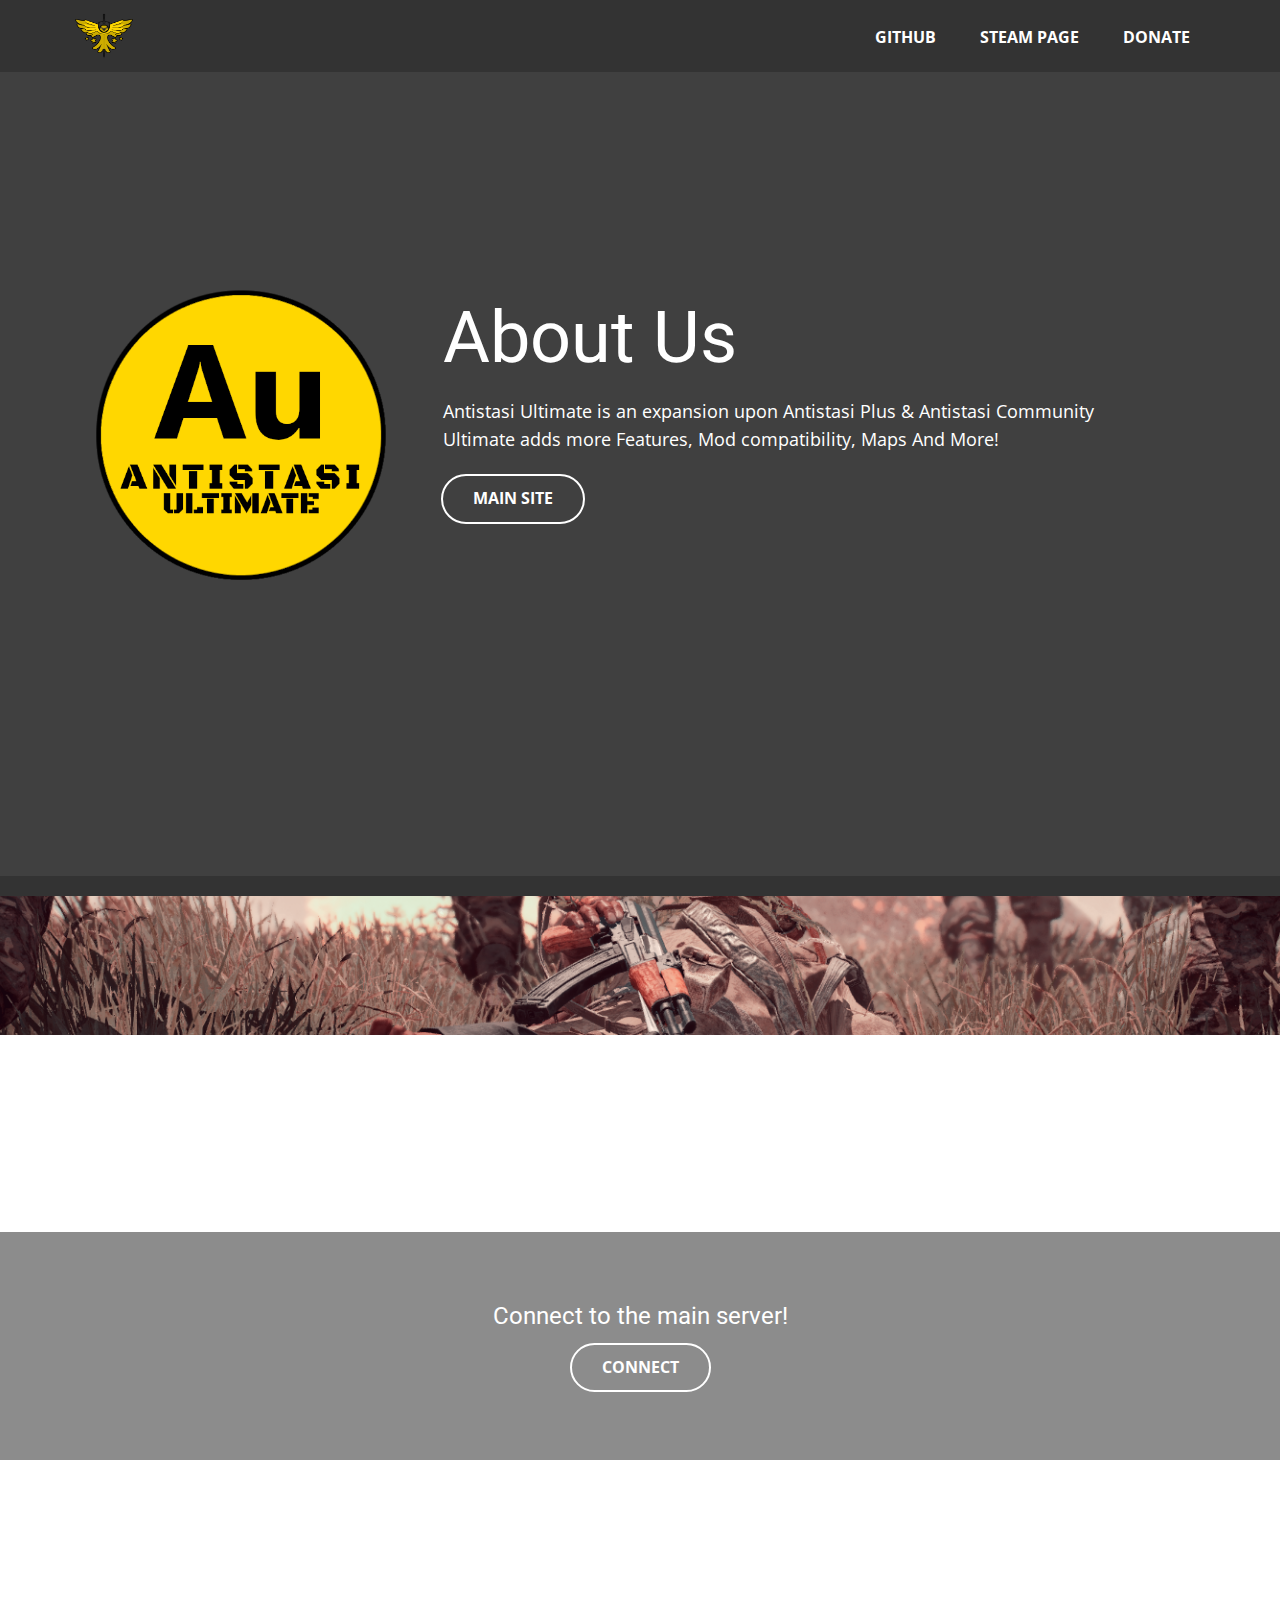
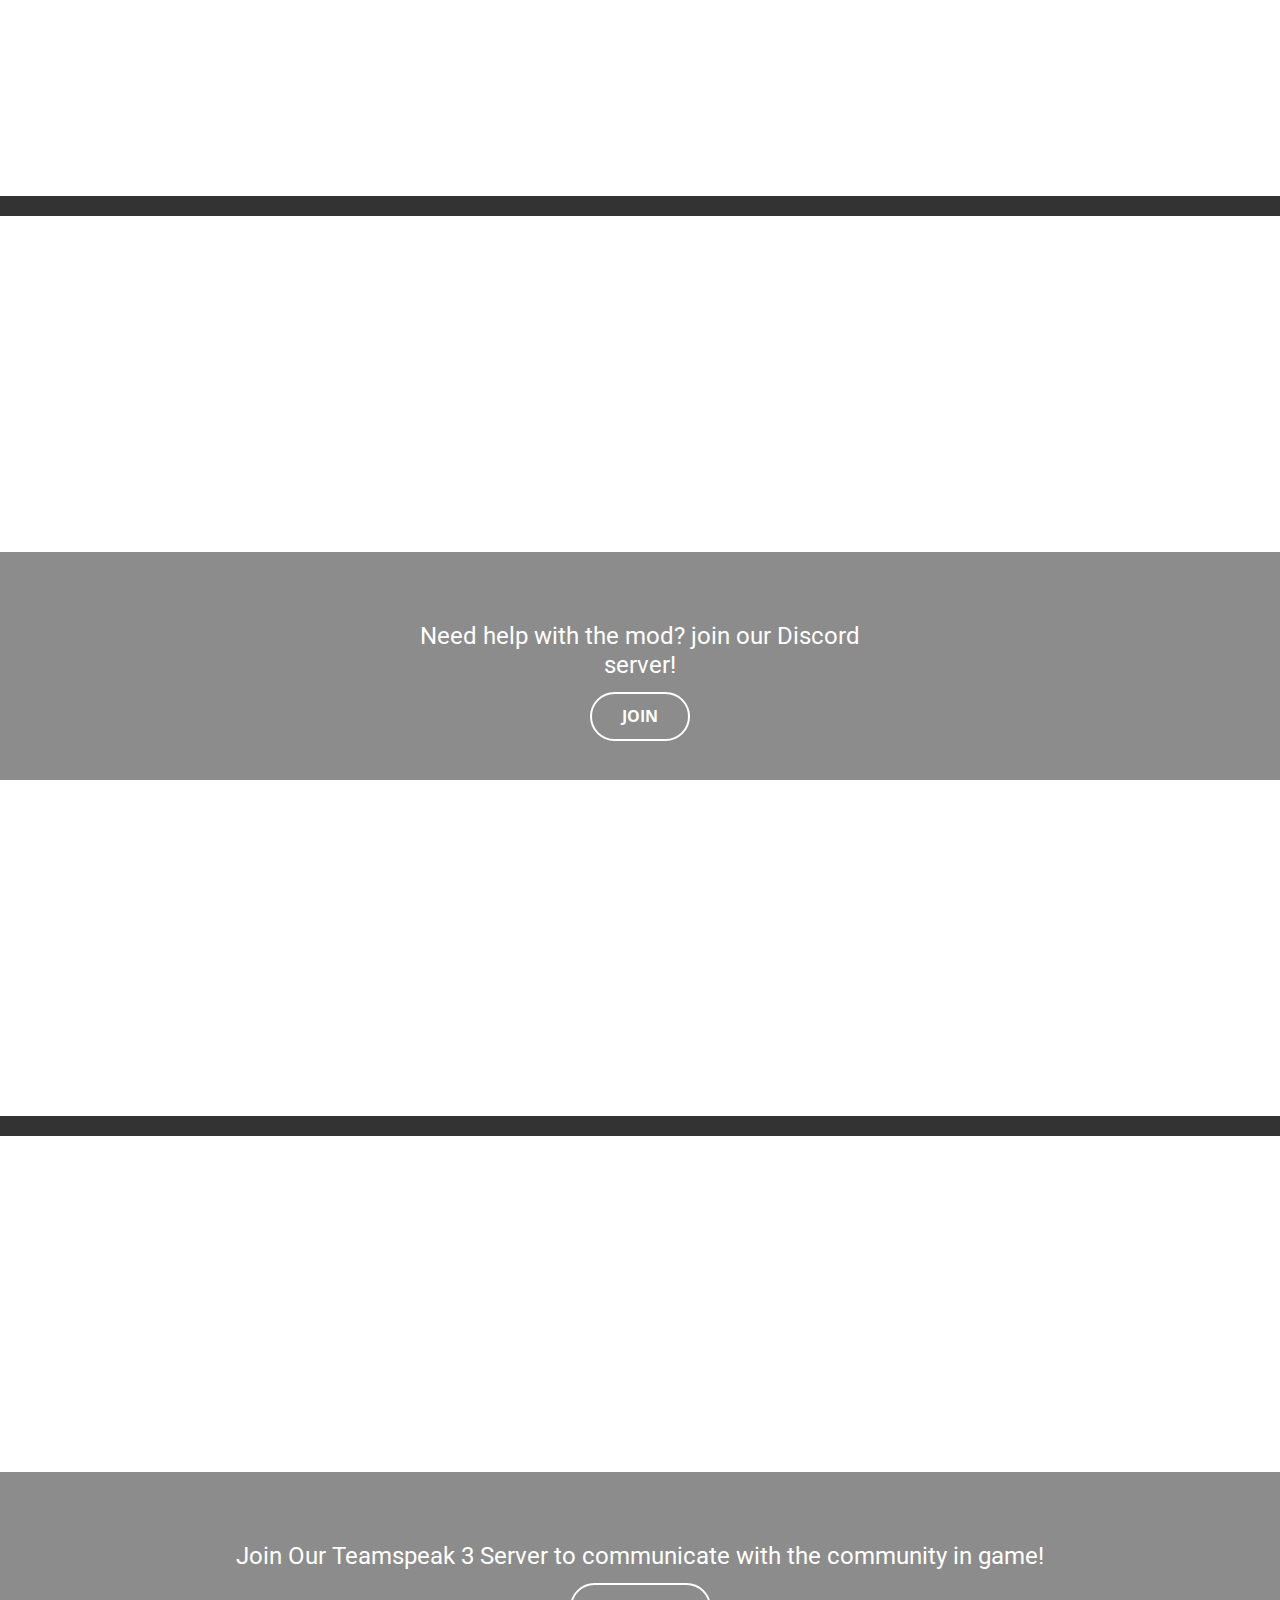
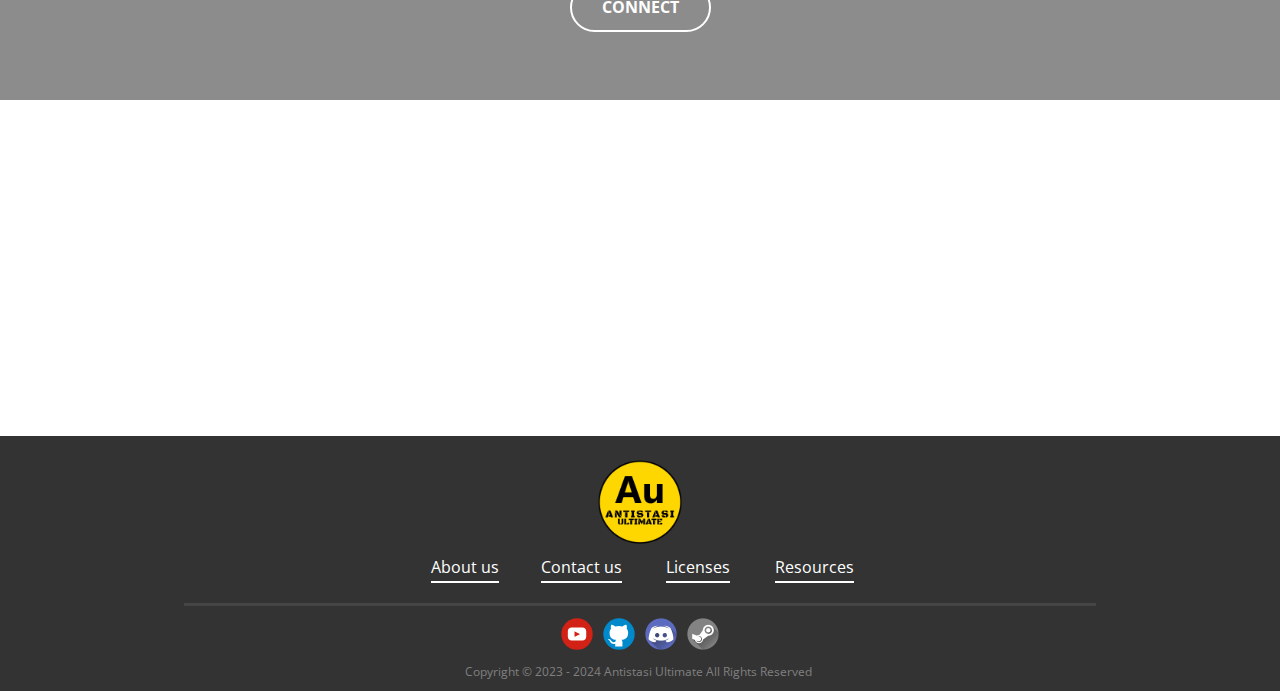
<file: index.html>
<!DOCTYPE html>
<html style="font-size: 16px;" lang="en">

<head>
  <meta name="viewport" content="width=device-width, initial-scale=1">
  <style>
    /* width */
    ::-webkit-scrollbar {
      width: 5px;
    }

    /* Track */
    ::-webkit-scrollbar-track {
      box-shadow: inset 0 0 5px rgb(41, 41, 41);
      border-radius: 5px;
    }

    /* Handle */
    ::-webkit-scrollbar-thumb {
      background: #d1b902;
      border-radius: 10px;
    }

    /* Handle on hover */
    ::-webkit-scrollbar-thumb:hover {
      background: #9e8c00;
    }
  </style>

  <head>
    <meta charset="UTF-8">
    <meta name="keywords"
      content="AntistasiUltimate, Antistasi, Arma3, Mod, Steam, arma 3 antistasi ultimate, antistasi ultimate, Ultimate, Arma 3">
    <meta name="description"
      content="Here you will find some useful information! Developer Documentation, Utility Functions, Python Stuff, VSCode Stuff, Extender Documentation">
    <meta name="robots" content="index, follow">
    <meta http-equiv="Content-Type" content="text/html; charset=utf-8">
    <meta name="language" content="English">
    <meta name="revisit-after" content="2 days">
    <meta name="author" content="Maxx">
    <title>Landing Page - Antistasi Ultimate</title>
    <link rel="stylesheet" href="nicepage.css">
    <link rel="stylesheet" href="Home.css">
    <script class="u-script" type="text/javascript" src="jquery.js" defer></script>
    <script class="u-script" type="text/javascript" src="nicepage.js" defer></script>
    <link rel="icon" href="images/Yellow.png">
    <link id="u-theme-google-font" rel="stylesheet"
      href="https://fonts.googleapis.com/css?family=Roboto:100,100i,300,300i,400,400i,500,500i,700,700i,900,900i|Open+Sans:300,300i,400,400i,500,500i,600,600i,700,700i,800,800i">
    <link id="u-page-google-font" rel="stylesheet"
      href="https://fonts.googleapis.com/css?family=Open+Sans:300,300i,400,400i,500,500i,600,600i,700,700i,800,800i">
    <script type="application/ld+json">
    {
      "@context": "http://schema.org",
      "@type": "Organization",
      "name": "Antistasi Ultimate",
      "logo": "images/UACLogoSmall.png",
      "sameAs": [
        "https://www.youtube.com/@AntistasiUltimateCommunity",
        "https://github.com/SilenceIsFatto/A3-Antistasi-Ultimate",
        "https://discord.gg/antistasiultimate",
        "https://steamcommunity.com/sharedfiles/filedetails/?id=3020755032"
      ]
    }
  </script>
    <meta name="theme-color" content="#e8ba00">
    <meta property="og:title" content="Antistasi Ultimate">
    <meta property="og:description"
      content="The official site for the Antistasi Ultimate Mod for Arma3. All the information you need in one place!">
    <meta property="og:type" content="website">
    <meta property="og:image" content="images/UACLogoSmall.png">
    <meta data-intl-tel-input-cdn-path="intlTelInput/">
  </head>

<body data-home-page="Home.html" data-home-page-title="Home" data-path-to-root="/" data-include-products="false"
  class="u-body u-overlap u-overlap-transparent u-xl-mode" data-lang="en">
  <header class="u-clearfix u-grey-80 u-header u-sticky u-sticky-1aaa u-header" id="sec-dd34">
    <div class="u-clearfix u-sheet u-sheet-1">
      <a href="/Home" class="u-image u-logo u-image-1" data-image-width="2000"
        data-image-height="1352">
        <img src="../images/UACLogoSmall.png" class="u-logo-image u-logo-image-1">
      </a>
      <nav class="u-align-right u-hidden-xs u-menu u-menu-one-level u-offcanvas u-menu-1" data-responsive-from="XS">
        <div class="menu-collapse" style="text-transform: uppercase; font-weight: 700;">
          <a class="u-button-style u-custom-text-active-color u-custom-text-color u-custom-text-hover-color u-nav-link"
            href="#">
            <svg class="u-svg-link" viewBox="0 0 24 24">
              <use xmlns:xlink="http://www.w3.org/1999/xlink" xlink:href="#svg-98bb"></use>
            </svg>
            <svg class="u-svg-content" version="1.1" id="svg-98bb" viewBox="0 0 16 16" x="0px" y="0px"
              xmlns:xlink="http://www.w3.org/1999/xlink" xmlns="http://www.w3.org/2000/svg">
              <g>
                <rect y="1" width="16" height="2"></rect>
                <rect y="7" width="16" height="2"></rect>
                <rect y="13" width="16" height="2"></rect>
              </g>
            </svg>
          </a>
        </div>
        <div class="u-custom-menu u-nav-container">
          <ul class="u-nav u-unstyled u-nav-1">
            <li class="u-nav-item"><a
                class="u-button-style u-nav-link u-text-active-white u-text-hover-palette-3-base u-text-white"
                href="https://github.com/SilenceIsFatto/A3-Antistasi-Ultimate" target="_blank">GitHub</a>
            </li>
            <li class="u-nav-item"><a
                class="u-button-style u-nav-link u-text-active-white u-text-hover-palette-3-base u-text-white"
                href="https://steamcommunity.com/sharedfiles/filedetails/?id=3020755032" target="_blank">Steam Page</a>
            </li>
            <li class="u-nav-item"><a
                class="u-button-style u-nav-link u-text-active-white u-text-hover-palette-3-base u-text-white"
                href="https://www.paypal.com/ncp/payment/795TRE7G8K38A" target="_blank">Donate</a>
            </li>
          </ul>
        </div>
        <div class="u-custom-menu u-nav-container-collapse">
          <div class="u-container-style u-inner-container-layout u-sidenav">
            <div class="u-inner-container-layout u-sidenav-overflow">
              <div class="u-menu-close"></div>
              <ul class="u-align-center u-nav u-popupmenu-items u-unstyled u-nav-2">
                <li class="u-nav-item"><a class="u-button-style u-nav-link"
                    href="https://github.com/SilenceIsFatto/A3-Antistasi-Ultimate" target="_blank">GitHub</a>
                </li>
                <li class="u-nav-item"><a class="u-button-style u-nav-link"
                    href="https://steamcommunity.com/sharedfiles/filedetails/?id=3020755032" target="_blank">Steam
                    Page</a>
                </li>
                <li class="u-nav-item"><a class="u-button-style u-nav-link"
                    href="https://www.paypal.com/ncp/payment/795TRE7G8K38A" target="_blank">Donate</a>
                </li>
              </ul>
            </div>
          </div>
          <div class="u-menu-overlay"></div>
        </div>
      </nav>
      <a href="https://www.paypal.com/ncp/payment/795TRE7G8K38A"
        class="u-border-none u-btn u-button-style u-hidden-lg u-hidden-md u-hidden-sm u-hidden-xl u-none u-text-hover-grey-40 u-text-white u-btn-1">Donate</a>
      <a href="https://steamcommunity.com/sharedfiles/filedetails/?id=3020755032"
        class="u-border-none u-btn u-button-style u-hidden-lg u-hidden-md u-hidden-sm u-hidden-xl u-none u-text-hover-grey-40 u-text-white u-btn-2">Steam
        Page</a>
      <a href="https://github.com/SilenceIsFatto/A3-Antistasi-Ultimate"
        class="u-border-none u-btn u-button-style u-hidden-lg u-hidden-md u-hidden-sm u-hidden-xl u-none u-text-hover-grey-40 u-text-white u-btn-3">Github</a>
    </div>
  </header>
  <section class="u-clearfix u-grey-75 u-section-1" id="sec-910b">
    <div class="u-clearfix u-sheet u-valign-middle u-sheet-1">
      <div class="data-layout-selected u-clearfix u-expanded-width u-gutter-0 u-layout-wrap u-layout-wrap-1">
        <div class="u-layout">
          <div class="u-layout-row">
            <div
              class="u-container-align-center u-container-style u-image u-layout-cell u-size-18-lg u-size-18-xl u-size-22-md u-size-22-sm u-size-22-xs u-image-1"
              data-image-width="512" data-image-height="512">
              <div class="u-container-layout u-container-layout-1"></div>
            </div>
            <div
              class="u-container-style u-layout-cell u-size-38-md u-size-38-sm u-size-38-xs u-size-42-lg u-size-42-xl u-layout-cell-2">
              <div class="u-container-layout u-container-layout-2">
                <h1 class="u-text u-text-default u-text-1">About Us</h1>
                <p class="u-text u-text-default u-text-2">Antistasi Ultimate is an expansion upon Antistasi Plus &amp;
                  Antistasi Community<br>Ultimate adds more Features, Mod compatibility, Maps And More!
                </p>
                <a href="https://antistasiultimate.com/Home/"
                  class="u-align-center u-border-2 u-border-white u-btn u-btn-round u-button-style u-hover-black u-none u-radius u-text-hover-white u-text-white u-btn-1">Main
                  Site</a>
              </div>
            </div>
          </div>
        </div>
      </div>
    </div>
  </section>
  <section class="u-clearfix u-grey-80 u-section-2" id="sec-6316">
    <div class="u-clearfix u-sheet u-sheet-1"></div>
  </section>
  <section class="skrollable u-clearfix u-image u-parallax u-valign-middle u-section-3" id="carousel_5c12"
    data-image-width="1920" data-image-height="1080">
    <div class="u-black u-container-style u-expanded-width u-group u-opacity u-opacity-45 u-shape-rectangle u-group-1">
      <div class="u-container-layout u-container-layout-1">
        <h4 class="u-align-center u-text u-text-default u-text-1">Connect to the main server!</h4>
        <a href="steam://run/107410//-connect=138.201.62.114%20-port=2402"
          class="u-align-center u-border-2 u-border-white u-btn u-btn-round u-button-style u-hover-black u-none u-radius u-text-hover-white u-text-white u-btn-1"
          target="_blank">Connect</a>
      </div>
    </div>
  </section>
  <section class="u-clearfix u-grey-80 u-section-4" id="sec-1c9d">
    <div class="u-clearfix u-sheet u-sheet-1"></div>
  </section>
  <section class="skrollable u-clearfix u-image u-parallax u-valign-middle u-section-5" id="sec-a72b"
    data-image-width="1920" data-image-height="1080">
    <div class="u-black u-container-style u-expanded-width u-group u-opacity u-opacity-45 u-shape-rectangle u-group-1">
      <div class="u-container-layout u-container-layout-1">
        <h4 class="u-align-center u-text u-text-1">Need help with the mod? join our Discord server!</h4>
        <a href="https://discord.gg/antistasiultimate"
          class="u-align-center u-border-2 u-border-white u-btn u-btn-round u-button-style u-hover-black u-none u-radius u-text-hover-white u-text-white u-btn-1"
          target="_blank">Join</a>
      </div>
    </div>
  </section>
  <section class="u-clearfix u-grey-80 u-section-6" id="sec-c64f">
    <div class="u-clearfix u-sheet u-sheet-1"></div>
  </section>
  <section class="skrollable u-clearfix u-image u-parallax u-valign-middle u-section-7" id="sec-3207"
    data-image-width="1920" data-image-height="1080">
    <div class="u-black u-container-style u-expanded-width u-group u-opacity u-opacity-45 u-shape-rectangle u-group-1">
      <div class="u-container-layout u-container-layout-1">
        <h4 class="u-align-center u-text u-text-default u-text-1">Join Our Teamspeak 3 Server to communicate with the
          community in game!</h4>
        <a href="ts3server://stutpip123.ddns.net"
          class="u-align-center u-border-2 u-border-white u-btn u-btn-round u-button-style u-hover-black u-none u-radius u-text-hover-white u-text-white u-btn-1"
          target="_blank">Connect</a>
      </div>
    </div>
  </section>
  <style class="u-overlap-style">
    .u-overlap:not(.u-sticky-scroll) .u-header {
      background-color: #333333 !important
    }
  </style>



  <footer class="u-clearfix u-footer u-grey-80" id="sec-b256" data-animation-name="" data-animation-duration="0"
    data-animation-delay="0" data-animation-direction="">
    <div class="u-clearfix u-sheet u-sheet-1">
      <img class="u-image u-image-contain u-image-default u-preserve-proportions u-image-1" src="../images/Yellow.png"
        alt="" data-image-width="512" data-image-height="512">
      <div class="u-list u-list-1">
        <div class="u-repeater u-repeater-1">
          <div class="u-container-style u-list-item u-repeater-item">
            <div class="u-container-layout u-similar-container u-container-layout-1">
              <a href="https://antistasiultimate.com/About-Page"
                class="u-active-none u-align-center u-border-2 u-border-active-grey-30 u-border-hover-grey-15 u-border-no-left u-border-no-right u-border-no-top u-border-white u-btn u-button-style u-custom-item u-hover-none u-none u-text-hover-grey-15 u-text-white u-btn-1">About
                us</a>
            </div>
          </div>
          <div class="u-container-style u-list-item u-repeater-item">
            <div class="u-container-layout u-similar-container u-container-layout-2">
              <a href="https://antistasiultimate.com/Contact-us"
                class="u-active-none u-align-center u-border-2 u-border-active-grey-30 u-border-hover-grey-15 u-border-no-left u-border-no-right u-border-no-top u-border-white u-btn u-button-style u-custom-item u-hover-none u-none u-text-hover-grey-15 u-text-white u-btn-2">Contact
                us</a>
            </div>
          </div>
          <div class="u-container-style u-list-item u-repeater-item">
            <div class="u-container-layout u-similar-container u-container-layout-3">
              <a href="https://docs.google.com/document/d/1n9hXS2dDs33EzRj9b5KyhIJpBLmoznth0W6XQrgE5LM/edit"
                class="u-active-none u-align-center u-border-2 u-border-active-grey-30 u-border-hover-grey-15 u-border-no-left u-border-no-right u-border-no-top u-border-white u-btn u-button-style u-custom-item u-hover-none u-none u-text-hover-grey-15 u-text-white u-btn-3"
                target="_blank">Licenses</a>
            </div>
          </div>
          <div class="u-container-style u-list-item u-repeater-item">
            <div class="u-container-layout u-similar-container u-container-layout-4">
              <a href="https://drive.google.com/drive/folders/1R3Ylk2RGkukywdA9IhdoURtnonqs7W8Y?usp=sharing"
                class="u-active-none u-align-center u-border-2 u-border-active-grey-30 u-border-hover-grey-15 u-border-no-left u-border-no-right u-border-no-top u-border-white u-btn u-button-style u-custom-item u-hover-none u-none u-text-hover-grey-15 u-text-white u-btn-4"
                target="_blank">Resources</a>
            </div>
          </div>
        </div>
      </div>
      <div
        class="u-border-3 u-border-grey-dark-1 u-expanded-width-sm u-expanded-width-xs u-line u-line-horizontal u-line-1">
      </div>
      <div class="u-social-icons u-spacing-10 u-social-icons-1">
        <a class="u-social-url" target="_blank" data-type="YouTube" title="YouTube"
          href="https://www.youtube.com/@AntistasiUltimateCommunity"><span
            class="u-icon u-social-icon u-social-youtube u-icon-1"><svg class="u-svg-link"
              preserveAspectRatio="xMidYMin slice" viewBox="0 0 112 112" style="">
              <use xmlns:xlink="http://www.w3.org/1999/xlink" xlink:href="#svg-28d2"></use>
            </svg><svg class="u-svg-content" viewBox="0 0 112 112" x="0" y="0" id="svg-28d2">
              <circle fill="currentColor" cx="56.1" cy="56.1" r="55"></circle>
              <path fill="#FFFFFF"
                d="M74.9,33.3H37.3c-7.4,0-13.4,6-13.4,13.4v18.8c0,7.4,6,13.4,13.4,13.4h37.6c7.4,0,13.4-6,13.4-13.4V46.7 C88.3,39.3,82.3,33.3,74.9,33.3L74.9,33.3z M65.9,57l-17.6,8.4c-0.5,0.2-1-0.1-1-0.6V47.5c0-0.5,0.6-0.9,1-0.6l17.6,8.9 C66.4,56,66.4,56.8,65.9,57L65.9,57z">
              </path>
            </svg></span>
        </a>
        <a class="u-social-url" target="_blank" data-type="Github" title="Github"
          href="https://github.com/SilenceIsFatto/A3-Antistasi-Ultimate"><span
            class="u-icon u-social-github u-social-icon u-icon-2"><svg class="u-svg-link"
              preserveAspectRatio="xMidYMin slice" viewBox="0 0 112 112" style="">
              <use xmlns:xlink="http://www.w3.org/1999/xlink" xlink:href="#svg-915a"></use>
            </svg><svg class="u-svg-content" viewBox="0 0 112 112" x="0" y="0" id="svg-915a">
              <circle fill="currentColor" cx="56.1" cy="56.1" r="55"></circle>
              <path fill="#FFFFFF" d="M88,51.3c0-5.5-1.9-10.2-5.3-13.7c0.6-1.3,2.3-6.5-0.5-13.5c0,0-4.2-1.4-14,5.3c-4.1-1.1-8.4-1.7-12.7-1.8
	c-4.3,0-8.7,0.6-12.7,1.8c-9.7-6.6-14-5.3-14-5.3c-2.8,7-1,12.2-0.5,13.5C25,41.2,23,45.7,23,51.3c0,19.6,11.9,23.9,23.3,25.2
	c-1.5,1.3-2.8,3.5-3.2,6.8c-3,1.3-10.2,3.6-14.9-4.3c0,0-2.7-4.9-7.8-5.3c0,0-5-0.1-0.4,3.1c0,0,3.3,1.6,5.6,7.5c0,0,3,9.1,17.2,6
	c0,4.3,0.1,8.3,0.1,9.5h25.2c0-1.7,0.1-7.2,0.1-14c0-4.7-1.7-7.9-3.4-9.4C76,75.2,88,70.9,88,51.3z"></path>
            </svg></span>
        </a>
        <a class="u-social-url" target="_blank" data-type="Custom" title="Discord"
          href="https://discord.gg/antistasiultimate"><span
            class="u-file-icon u-icon u-social-custom u-social-icon u-icon-3"><img src="../images/3670157.png"
              alt=""></span>
        </a>
        <a class="u-social-url" target="_blank" data-type="Custom" title="Steam Page"
          href="https://steamcommunity.com/sharedfiles/filedetails/?id=3020755032"><span
            class="u-file-icon u-icon u-social-custom u-social-icon u-icon-4"><img src="../images/3670233.png"
              alt=""></span>
        </a>
      </div>
      <p class="u-custom-font u-font-open-sans u-text u-text-default u-text-grey-50 u-text-1">Copyright © 2023 - 2024
        Antistasi Ultimate All Rights Reserved&nbsp;</p>
    </div>
  </footer>
</body>

</html>
</file>
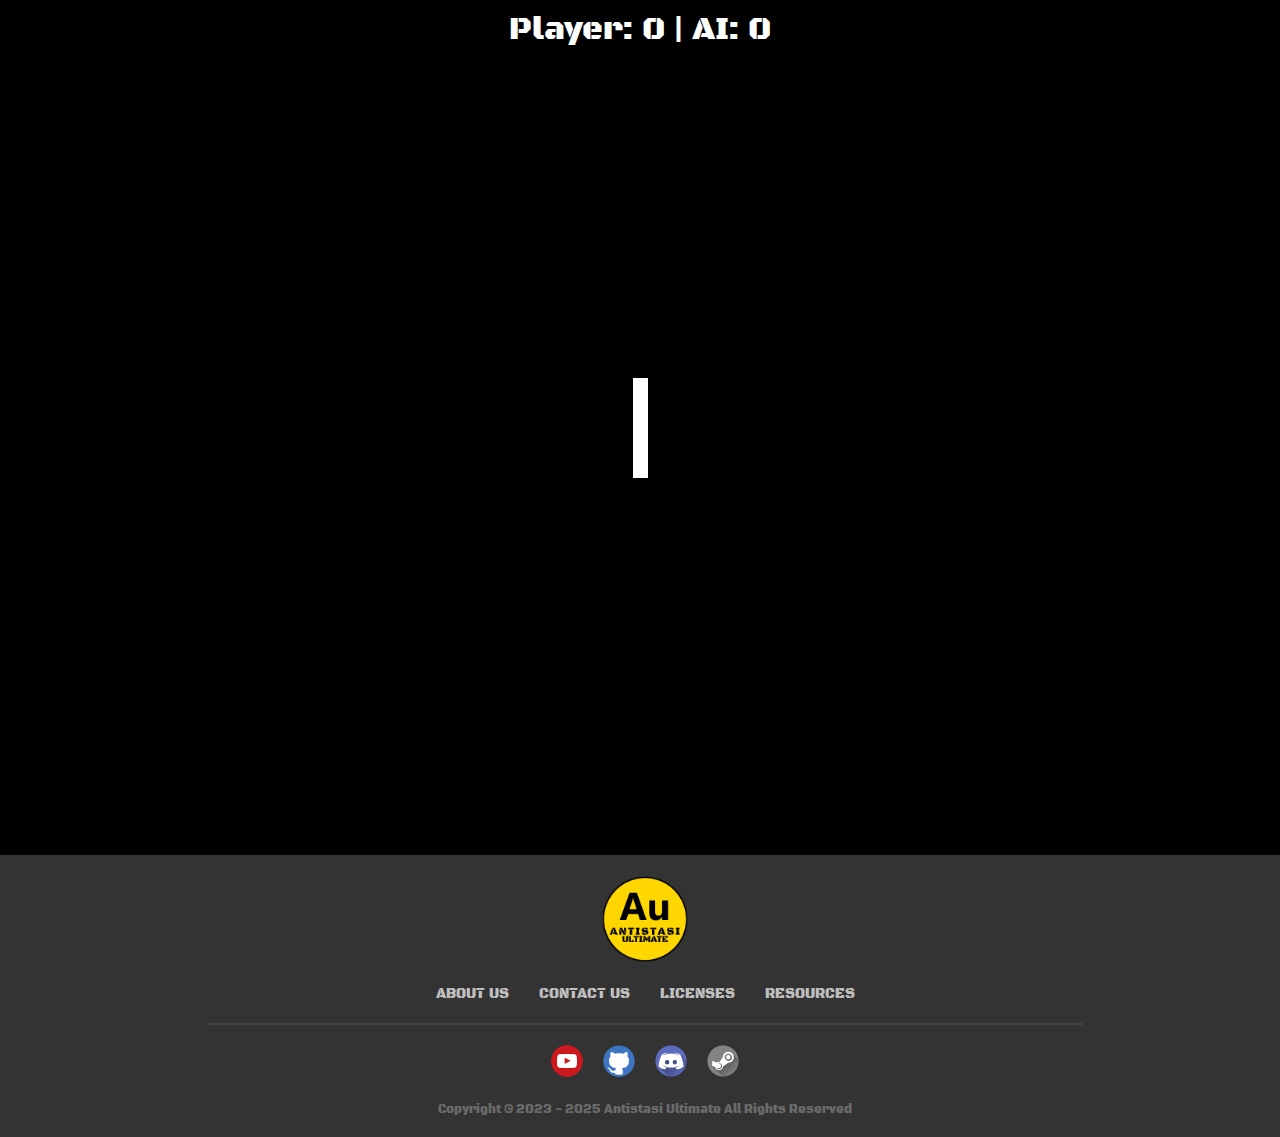
<file: 8x43jq9fsda6hjs32fsa95esad/index.html>
<!DOCTYPE html>
<html lang="en-GB" style="font-size: 16px;">

<head>
    <script type="text/javascript" src="../Site.js" defer=""></script>
    <script type="text/javascript" src="base.js" defer=""></script>
    <meta charset="utf-8">
    <meta name="viewport" content="width=device-width, initial-scale=1">
    <style>
        /* width */
        ::-webkit-scrollbar {
            width: 5px;
        }

        /* Track */
        ::-webkit-scrollbar-track {
            box-shadow: inset 0 0 5px rgb(41, 41, 41);
            border-radius: 5px;
        }

        /* Handle */
        ::-webkit-scrollbar-thumb {
            background: #d1b902;
            border-radius: 10px;
        }

        /* Handle on hover */
        ::-webkit-scrollbar-thumb:hover {
            background: #9e8c00;
        }
    </style>
    <title>About - Antistasi Ultimate</title>
    <meta name="keywords"
        content="AntistasiUltimate, About, Arma3, Mod, Help, Support, Answers, Arma 3 Antistasi Ultimate">
    <meta name="description" content="Learn about the Antistasi Ultimate mod team, mission, and history.">
    <meta name="robots" content="index, follow">
    <meta name="language" content="English">
    <meta name="revisit-after" content="2 days">
    <meta name="author" content="Maxx">
    <meta name="theme-color" content="#e8ba00">
    <meta property="og:title" content="Antistasi Ultimate - About">
    <meta property="og:description" content="Learn about the creators and vision behind Antistasi Ultimate.">
    <meta property="og:type" content="website">
    <meta property="og:image" content="../images/Yellow.png">
    <meta property="og:image:type" content="image/png">
    <meta property="og:image:width" content="300">
    <meta property="og:image:height" content="300">

    <link href="base.css" rel="stylesheet" />
    <link href="../Site.css" rel="stylesheet" />
    <link href="../images/Yellow.png" rel="icon" />
    <link
        href="https://fonts.googleapis.com/css?family=Roboto:100,300,400,500,700,900|Open+Sans:300,400,600,700,800|Black+Ops+One:400"
        rel="stylesheet" />
    <script type="application/ld+json">
		{
			"@context": "http://schema.org",
			"@type": "Organization",
			"name": "Antistasi Ultimate",
			"logo": "../images/UACLogoSmall.png",
			"sameAs": [
				"https://www.youtube.com/@AntistasiUltimateCommunity",
				"https://github.com/SilenceIsFatto/A3-Antistasi-Ultimate",
				"https://discord.gg/antistasiultimate",
				"https://steamcommunity.com/sharedfiles/filedetails/?id=3020755032"
			]
		}
	</script>
</head>

<body>
    <section id="pong-game-section" class="pong-game-section">
        <div id="pong-game" class="pong-game">
            <div id="score" class="score">Player: 0 | AI: 0</div>
            <div id="game-start-screen" class="game-start-screen">
                <h2>Click to Start the Game</h2>
            </div>
            <div id="game-end-screen" class="game-end-screen">
                <h2 id="game-end-message">You Win!</h2>
                <p id="final-score"></p>
                <button id="play-again-btn">Play Again</button>
            </div>
        </div>
    </section>


    <!-- Footer Start -->
    <footer class="site-footer">
        <div class="footer-logo-container">
            <img src="../images/Yellow.png" alt="Logo" class="footer-logo">
        </div>
        <div class="footer-links">
            <a href="/About-Page">ABOUT US</a>
            <a href="https://discord.gg/antistasiultimate" target="_blank">CONTACT US</a>
            <a href="https://drive.google.com/file/d/1UrDAuN9-9us8Xb-AIFxLrvs6tzw2hbb5/view?usp=sharing"
                target="_blank">LICENSES</a>
            <a href="https://drive.google.com/drive/folders/1R3Ylk2RGkukywdA9IhdoURtnonqs7W8Y?usp=sharing"
                target="_blank">RESOURCES</a>
        </div>
        <hr class="footer-divider">
        <div class="footer-icons">
            <a href="https://www.youtube.com/@AntistasiUltimateCommunity"><img src="../images/icons/youtubelogo.png"
                    alt="YouTube"></a>
            <a href="https://github.com/SilenceIsFatto/A3-Antistasi-Ultimate" target="_blank"><img
                    src="../images/icons/githublogo.png" alt="GitHub"></a>
            <a href="https://discord.gg/antistasiultimate" target="_blank"><img src="../images/icons/discordlogo.png"
                    alt="Discord"></a>
            <a href="https://steamcommunity.com/sharedfiles/filedetails/?id=3020755032" target="_blank"><img
                    src="../images/icons/steamlogo.png" alt="Steam"></a>
        </div>
        <p class="footer-copyright">
            Copyright © 2023 - 2025 Antistasi Ultimate All Rights Reserved
        </p>
    </footer>
    <!-- Footer End -->
</body>

</html>
</file>
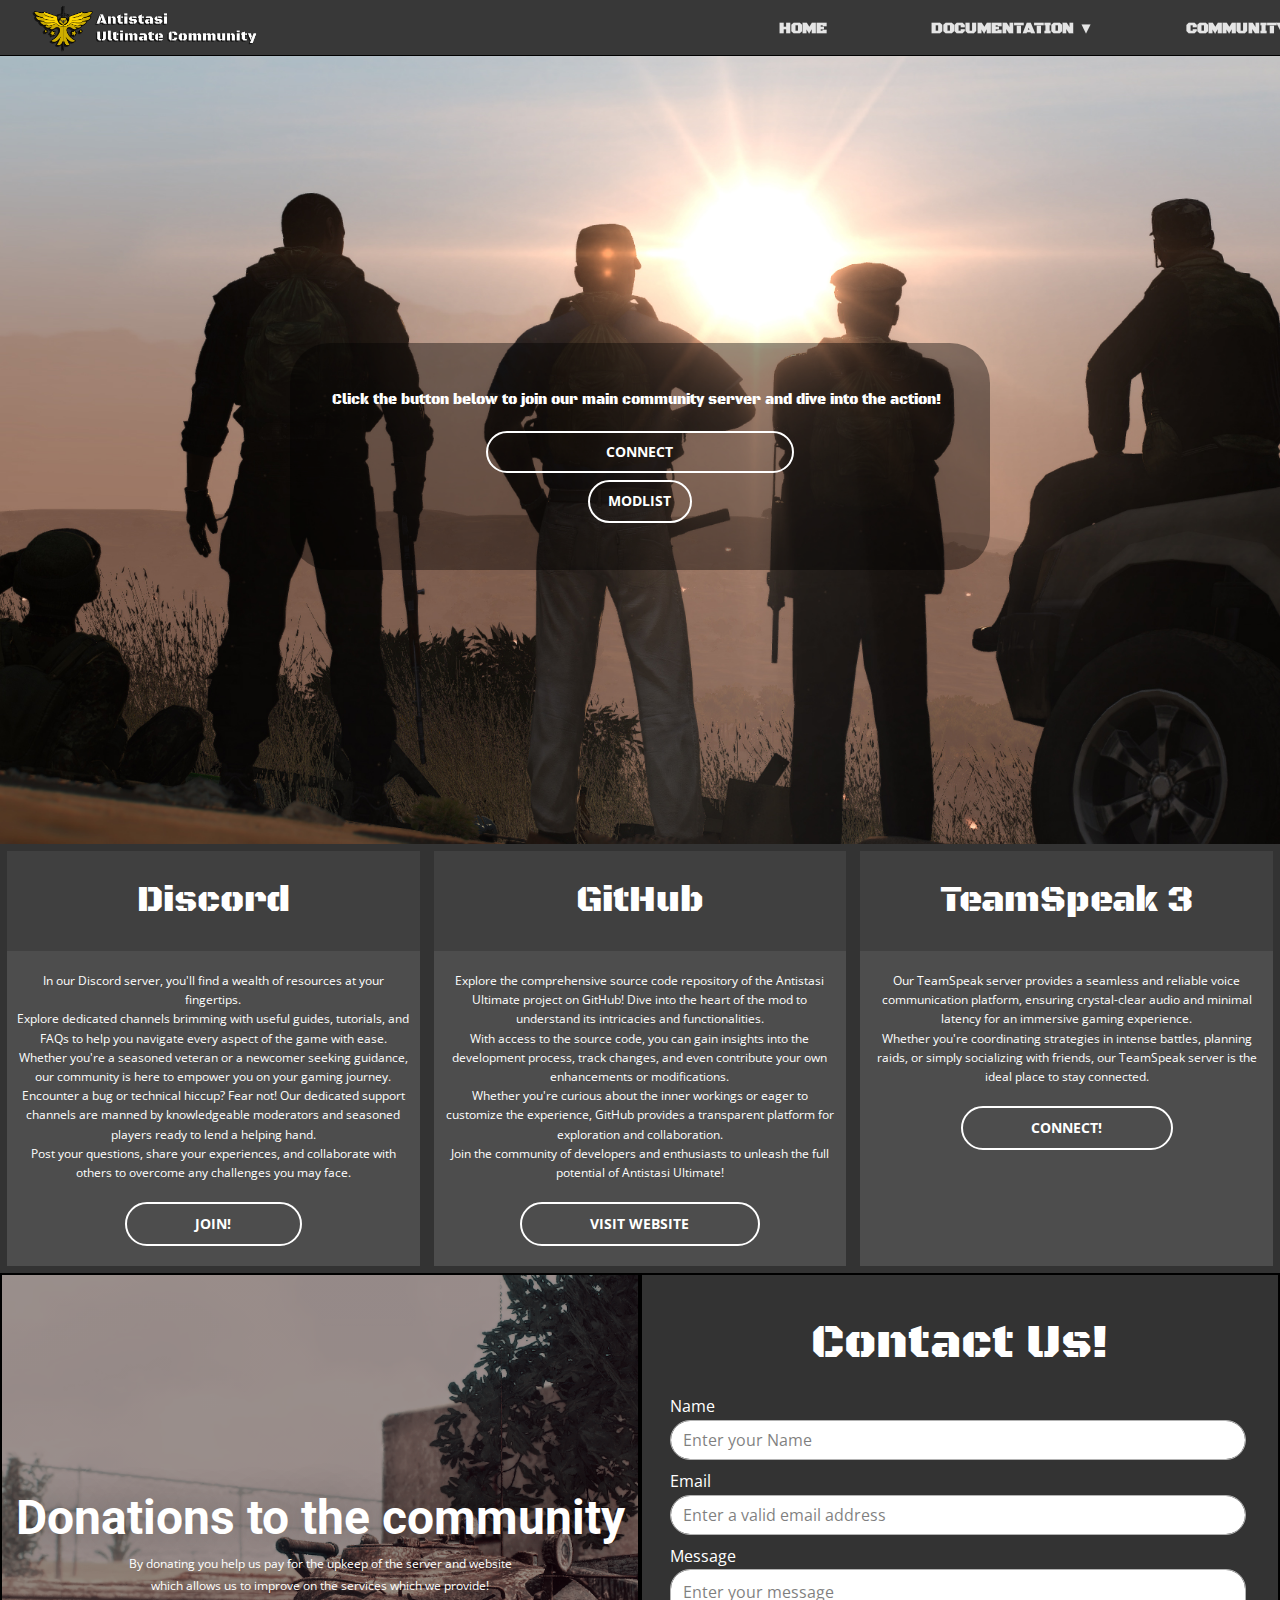
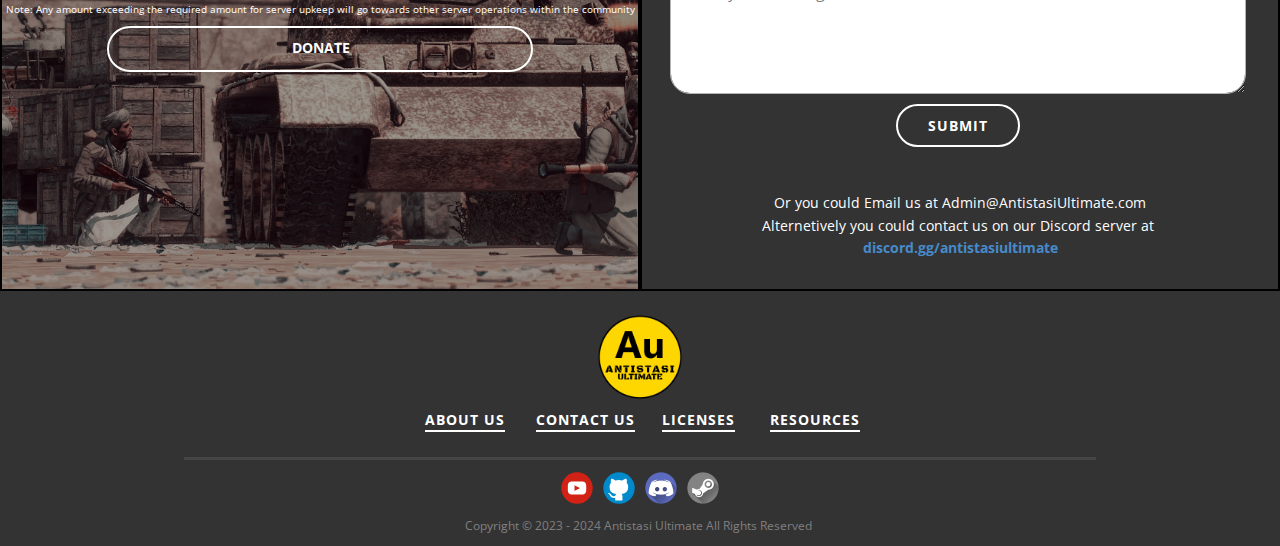
<file: Community/index.html>
<!DOCTYPE html>
<html style="font-size: 16px;" lang="en-GB">

<head>
  <meta name="viewport" content="width=device-width, initial-scale=1">
  <style>
    /* width */
    ::-webkit-scrollbar {
      width: 5px;
    }

    /* Track */
    ::-webkit-scrollbar-track {
      box-shadow: inset 0 0 5px rgb(41, 41, 41);
      border-radius: 5px;
    }

    /* Handle */
    ::-webkit-scrollbar-thumb {
      background: #d1b902;
      border-radius: 10px;
    }

    /* Handle on hover */
    ::-webkit-scrollbar-thumb:hover {
      background: #9e8c00;
    }
  </style>

  <head>
    <meta charset="UTF-8">
    <meta name="keywords"
      content="AntistasiUltimate, Antistasi, Arma3, Mod, Steam, arma 3 antistasi ultimate, antistasi ultimate, Ultimate, Arma 3">
    <meta name="description"
      content="Here you will find our community tab with all of the things you need to know about us!">
    <meta name="robots" content="index, follow">
    <meta http-equiv="Content-Type" content="text/html; charset=utf-8">
    <meta name="language" content="English">
    <meta name="revisit-after" content="2 days">
    <meta name="author" content="Maxx">
    <title>Community Page - Antistasi Ultimate</title>
    <link rel="stylesheet" href="/Site/nicepage.css">
    <link rel="stylesheet" href="Community.css">
    <meta name="referrer" content="origin">
    <link rel="icon" href="../images/Yellow.png">
    <link id="u-theme-google-font" rel="stylesheet"
      href="https://fonts.googleapis.com/css?family=Roboto:100,100i,300,300i,400,400i,500,500i,700,700i,900,900i|Open+Sans:300,300i,400,400i,500,500i,600,600i,700,700i,800,800i">
    <link id="u-page-google-font" rel="stylesheet"
      href="https://fonts.googleapis.com/css?family=Open+Sans:300,300i,400,400i,500,500i,600,600i,700,700i,800,800i|Open+Sans:300,300i,400,400i,500,500i,600,600i,700,700i,800,800i|Black+Ops+One:400">
    <script class="u-script" type="text/javascript" src="/Site/jquery.js" defer></script>
    <script class="u-script" type="text/javascript" src="/Site/nicepage.js" defer></script>
    <script type="application/ld+json">
    {
      "@context": "http://schema.org",
      "@type": "Organization",
      "name": "Antistasi Ultimate",
      "logo": "../images/SiteLogo1.png",
      "sameAs": [
        "https://www.youtube.com/@AntistasiUltimateCommunity",
        "https://github.com/SilenceIsFatto/A3-Antistasi-Ultimate",
        "https://discord.gg/antistasiultimate",
        "https://steamcommunity.com/sharedfiles/filedetails/?id=3020755032"
      ]
    }
  </script>
    <meta name="theme-color" content="#e8ba00">
    <meta property="og:title" content="Antistasi Ultimate">
    <meta property="og:description"
      content="The official site for the Antistasi Ultimate Mod for Arma3. All the information you need in one place!">
    <meta property="og:type" content="website">
    <meta property="og:image" content="../images/UACLogoSmall.png">
    <meta data-intl-tel-input-cdn-path="intlTelInput/">
  </head>

<body data-path-to-root="./" data-include-products="false" class="u-body u-xl-mode" data-lang="en">
  <header
    class="u-border-1 u-border-black u-border-no-left u-border-no-right u-border-no-top u-clearfix u-custom-color-2 u-header u-sticky u-sticky-aec2 u-valign-middle u-header"
    id="sec-4a1e">
    <nav class="u-align-right u-dropdown-icon u-menu u-menu-dropdown u-offcanvas u-menu-1" data-responsive-from="MD">
      <div class="menu-collapse u-custom-font"
        style="font-family: &quot;Black Ops One&quot;; font-size: 1rem; letter-spacing: 0px; font-weight: 700; text-transform: uppercase;">
        <a class="u-button-style u-custom-active-border-color u-custom-border u-custom-border-color u-custom-border-radius u-custom-borders u-custom-color u-custom-hover-border-color u-custom-left-right-menu-spacing u-custom-padding-bottom u-custom-text-active-color u-custom-text-color u-custom-text-hover-color u-custom-text-shadow u-custom-top-bottom-menu-spacing u-nav-link u-text-grey-10"
          href="#" style="padding: 5px 6px; font-size: calc(1em + 10px);">
          <svg class="u-svg-link" viewBox="0 0 24 24">
            <use xmlns:xlink="http://www.w3.org/1999/xlink" xlink:href="#svg-c534"></use>
          </svg>
          <svg class="u-svg-content" version="1.1" id="svg-c534" viewBox="0 0 16 16" x="0px" y="0px"
            xmlns:xlink="http://www.w3.org/1999/xlink" xmlns="http://www.w3.org/2000/svg">
            <g>
              <rect y="1" width="16" height="2"></rect>
              <rect y="7" width="16" height="2"></rect>
              <rect y="13" width="16" height="2"></rect>
            </g>
          </svg>
        </a>
      </div>
      <div class="u-custom-menu u-nav-container">
        <ul class="u-custom-font u-nav u-spacing-100 u-unstyled u-nav-1">
          <li class="u-nav-item"><a
              class="u-border-2 u-border-active-custom-color-4 u-border-hover-custom-color-4 u-border-no-left u-border-no-right u-border-no-top u-button-style u-nav-link u-text-active-custom-color-4 u-text-grey-10 u-text-hover-custom-color-4"
              href="/Home" style="padding: 10px 0px;">Home</a>
          </li>
          <li class="u-nav-item"><a
              class="u-border-2 u-border-active-custom-color-4 u-border-hover-custom-color-4 u-border-no-left u-border-no-right u-border-no-top u-button-style u-nav-link u-text-active-custom-color-4 u-text-grey-10 u-text-hover-custom-color-4"
              href="https://github.com/SilenceIsFatto/A3-Antistasi-Ultimate" target="_blank" rel="nofollow"
              style="padding: 10px 0px;">Documentation</a>
            <div class="u-nav-popup">
              <ul
                class="u-border-2 u-border-grey-75 u-custom-font u-h-spacing-37 u-nav u-unstyled u-v-spacing-15 u-nav-2">
                <li class="u-nav-item"><a
                    class="u-button-style u-grey-80 u-hover-grey-75 u-nav-link u-text-active-palette-3-base u-text-hover-custom-color-4"
                    href="/Useful-Information">More Info</a>
                </li>
                <li class="u-nav-item"><a
                    class="u-button-style u-grey-80 u-hover-grey-75 u-nav-link u-text-active-palette-3-base u-text-hover-custom-color-4"
                    href="/FAQ">FAQ</a>
                </li>
                <li class="u-nav-item"><a
                    class="u-button-style u-grey-80 u-hover-grey-75 u-nav-link u-text-active-palette-3-base u-text-hover-custom-color-4"
                    href="/About-Page">About</a>
                </li>
              </ul>
            </div>
          </li>
          <li class="u-nav-item"><a
              class="u-border-2 u-border-active-custom-color-4 u-border-hover-custom-color-4 u-border-no-left u-border-no-right u-border-no-top u-button-style u-nav-link u-text-active-custom-color-4 u-text-grey-10 u-text-hover-custom-color-4"
              href="/Community" style="padding: 10px 0px;">Community</a>
            <div class="u-nav-popup">
              <ul
                class="u-border-2 u-border-grey-75 u-custom-font u-h-spacing-37 u-nav u-unstyled u-v-spacing-15 u-nav-3">
                <li class="u-nav-item"><a
                    class="u-button-style u-grey-80 u-hover-grey-75 u-nav-link u-text-active-palette-3-base u-text-hover-custom-color-4"
                    href="https://github.com/SilenceIsFatto/A3-Antistasi-Ultimate" target="_blank">Github</a>
                </li>
                <li class="u-nav-item"><a
                    class="u-button-style u-grey-80 u-hover-grey-75 u-nav-link u-text-active-palette-3-base u-text-hover-custom-color-4"
                    href="https://discord.gg/antistasiultimate" target="_blank">Discord</a>
                </li>
                <li class="u-nav-item"><a
                    class="u-button-style u-grey-80 u-hover-grey-75 u-nav-link u-text-active-palette-3-base u-text-hover-custom-color-4"
                    href="ts3server://stutpip123.ddns.net" target="_blank">TeamSpeak 3 Server</a>
                </li>
              </ul>
            </div>
          </li>
        </ul>
      </div>
      <div class="u-custom-menu u-nav-container-collapse">
        <div
          class="u-black u-border-2 u-border-grey-75 u-container-style u-inner-container-layout u-opacity u-opacity-50 u-sidenav">
          <div class="u-inner-container-layout u-sidenav-overflow">
            <div class="u-menu-close"></div>
            <ul class="u-align-center u-custom-font u-nav u-popupmenu-items u-spacing-24 u-unstyled u-nav-4">
              <li class="u-nav-item"><a class="u-button-style u-nav-link" href="/Home">Home</a>
              </li>
              <li class="u-nav-item"><a class="u-button-style u-nav-link"
                  href="https://github.com/SilenceIsFatto/A3-Antistasi-Ultimate" target="_blank"
                  rel="nofollow">Documentation</a>
                <div class="u-nav-popup">
                  <ul
                    class="u-border-2 u-border-grey-75 u-custom-font u-h-spacing-37 u-nav u-unstyled u-v-spacing-15 u-nav-5">
                    <li class="u-nav-item"><a class="u-button-style u-nav-link" href="/Useful-Information">More Info</a>
                    </li>
                    <li class="u-nav-item"><a class="u-button-style u-nav-link" href="/FAQ">FAQ</a>
                    </li>
                    <li class="u-nav-item"><a class="u-button-style u-nav-link" href="/About-Page">About</a>
                    </li>
                  </ul>
                </div>
              </li>
              <li class="u-nav-item"><a class="u-button-style u-nav-link" href="/Community">Community</a>
                <div class="u-nav-popup">
                  <ul
                    class="u-border-2 u-border-grey-75 u-custom-font u-h-spacing-37 u-nav u-unstyled u-v-spacing-15 u-nav-6">
                    <li class="u-nav-item"><a class="u-button-style u-nav-link"
                        href="https://github.com/SilenceIsFatto/A3-Antistasi-Ultimate" target="_blank">Github</a>
                    </li>
                    <li class="u-nav-item"><a class="u-button-style u-nav-link"
                        href="https://discord.gg/antistasiultimate" target="_blank">Discord</a>
                    </li>
                    <li class="u-nav-item"><a class="u-button-style u-nav-link" href="ts3server://stutpip123.ddns.net"
                        target="_blank">TeamSpeak 3 Server</a>
                    </li>
                  </ul>
                </div>
              </li>
            </ul>
          </div>
        </div>
        <div class="u-menu-overlay"></div>
      </div>
    </nav><a href="/Home" class="u-align-left u-hover-feature u-image u-logo u-image-1" data-image-width="4534"
      data-image-height="880" title="Home">
      <img src="../images/SiteLogo1.png" alt="Antistasi Ultimate Logo" class="u-logo-image u-logo-image-1">
    </a>
  </header>
  <section class="u-clearfix u-container-align-center u-image u-valign-middle u-section-1" id="sec-0ad1"
    data-image-width="1920" data-image-height="1080">
    <div
      class="u-black u-container-align-center-lg u-container-align-center-md u-container-align-center-sm u-container-align-center-xl u-container-style u-group u-opacity u-opacity-40 u-radius u-shape-round u-group-1">
      <div
        class="u-container-layout u-valign-middle-lg u-valign-middle-md u-valign-middle-sm u-valign-middle-xl u-container-layout-1">
        <p class="u-align-center u-text u-text-default-xl u-text-1"> Click the button below to join our main community
          server and dive into the action!</p>
        <a href="steam://run/107410//-connect=138.201.62.114%20-port=2402"
          class="u-align-center u-border-2 u-border-hover-custom-color-4 u-border-white u-btn u-button-style u-none u-text-hover-custom-color-4 u-btn-1"
          target="_blank">Connect</a>
        <a href="https://discord.gg/antistasiultimate"
          class="u-align-center u-border-2 u-border-hover-custom-color-4 u-border-white u-btn u-button-style u-none u-text-hover-custom-color-4 u-text-white u-btn-2"
          target="_blank">Modlist</a>
      </div>
    </div>
  </section>
  <section class="u-clearfix u-container-align-center u-grey-70 u-valign-bottom u-section-2" id="sec-c9e9">
    <div class="u-expanded-width u-layout-grid u-list u-list-1">
      <div class="u-repeater u-repeater-1">
        <div
          class="u-border-7 u-border-grey-80 u-container-align-center u-container-style u-custom-item u-hover-feature u-list-item u-repeater-item u-list-item-1">
          <div class="u-container-layout u-similar-container u-valign-top u-container-layout-1">
            <div
              class="u-align-center u-container-style u-expanded-width u-grey-75 u-group u-shape-rectangle u-group-1">
              <div class="u-container-layout u-valign-middle">
                <p class="u-align-center u-text u-text-default u-text-1">Discord</p>
              </div>
            </div>
            <p class="u-align-center u-custom-font u-custom-item u-text u-text-default u-text-font u-text-2"> In our
              Discord server, you'll find a wealth of resources at your fingertips.<br>Explore dedicated channels
              brimming with useful guides, tutorials, and FAQs to help you navigate every aspect of the game with
              ease.<br>Whether you're a seasoned veteran or a newcomer seeking guidance, our community is here to
              empower you on your gaming journey.<br>Encounter a bug or technical hiccup? Fear not! Our dedicated
              support channels are manned by knowledgeable moderators and seasoned players ready to lend a helping
              hand.<br>Post your questions, share your experiences, and collaborate with others to overcome any
              challenges you may face.
            </p>
            <a href="https://discord.gg/antistasiultimate"
              class="u-align-center u-border-2 u-border-hover-custom-color-4 u-border-white u-btn u-button-style u-text-hover-custom-color-4 u-text-white u-btn-1"
              target="_blank">JOin!</a>
          </div>
        </div>
        <div
          class="u-border-7 u-border-grey-80 u-container-align-center u-container-style u-custom-item u-hover-feature u-list-item u-repeater-item u-list-item-2">
          <div class="u-container-layout u-similar-container u-valign-top u-container-layout-3">
            <div
              class="u-align-center u-container-align-center u-container-style u-expanded-width u-grey-75 u-group u-shape-rectangle u-group-2">
              <div class="u-container-layout u-valign-middle">
                <p class="u-align-center u-text u-text-default u-text-3">GitHub</p>
              </div>
            </div>
            <p class="u-align-center u-custom-font u-custom-item u-text u-text-font u-text-4"> Explore the comprehensive
              source code repository of the Antistasi Ultimate project on GitHub! Dive into the heart of the mod to
              understand its intricacies and functionalities.<br>With access to the source code, you can gain insights
              into the development process, track changes, and even contribute your own enhancements or
              modifications.<br>Whether you're curious about the inner workings or eager to customize the experience,
              GitHub provides a transparent platform for exploration and collaboration.<br>Join the community of
              developers and enthusiasts to unleash the full potential of Antistasi Ultimate!
            </p>
            <a href="https://github.com/SilenceIsFatto/A3-Antistasi-Ultimate"
              class="u-align-center u-border-2 u-border-hover-custom-color-4 u-border-white u-btn u-button-style u-text-hover-custom-color-4 u-text-white u-btn-2"
              target="_blank">Visit website</a>
          </div>
        </div>
        <div
          class="u-border-7 u-border-grey-80 u-container-align-center u-container-style u-custom-item u-hover-feature u-list-item u-repeater-item u-list-item-3">
          <div class="u-container-layout u-similar-container u-valign-top u-container-layout-5">
            <div
              class="u-align-center u-container-style u-expanded-width u-grey-75 u-group u-shape-rectangle u-group-3">
              <div class="u-container-layout u-valign-middle">
                <p class="u-align-center u-text u-text-default u-text-5">TeamSpeak 3</p>
              </div>
            </div>
            <p class="u-align-center u-custom-font u-custom-item u-text u-text-font u-text-6"> Our TeamSpeak server
              provides a seamless and reliable voice communication platform, ensuring crystal-clear audio and minimal
              latency for an immersive gaming experience.<br>Whether you're coordinating strategies in intense battles,
              planning raids, or simply socializing with friends, our TeamSpeak server is the ideal place to stay
              connected.
            </p>
            <a href="ts3server://stutpip123.ddns.net"
              class="u-align-center u-border-2 u-border-hover-custom-color-4 u-border-white u-btn u-button-style u-text-hover-custom-color-4 u-text-white u-btn-3"
              target="_blank">Connect!<br>
            </a>
          </div>
        </div>
      </div>
    </div>



  </section>
  <section class="u-clearfix u-grey-10 u-valign-middle-sm u-section-3" id="sec-3cd9">
    <div class="data-layout-selected u-black u-clearfix u-expanded-width u-gutter-0 u-layout-wrap u-layout-wrap-1">
      <div class="u-layout">
        <div class="u-layout-row">
          <div class="u-container-align-center u-container-style u-image u-layout-cell u-shading u-size-30 u-image-1"
            data-image-width="1920" data-image-height="1080">
            <div class="u-border-2 u-border-black u-container-layout u-valign-middle u-container-layout-1">
              <h1 class="u-align-center u-text u-text-white u-text-1">Donations to the community</h1>
              <p class="u-align-center u-custom-font u-font-open-sans u-text u-text-white u-text-2">
                <span style="font-size: 0.75rem;">By donating you help us pay for the upkeep of the server and
                  website<br>which allows us to improve on the services which we provide​!
                </span>
                <br>
                <span style="font-size: 0.625rem;">Note: Any amount exceeding the required amount for server upkeep will go towards other server operations within the community</span>
              </p>
              <a href="https://www.paypal.com/ncp/payment/795TRE7G8K38A"
                class="u-align-center u-border-2 u-border-hover-custom-color-4 u-border-white u-btn u-btn-round u-button-style u-none u-radius u-text-hover-custom-color-4 u-btn-1"
                target="_blank"><span class="u-icon"></span>&nbsp;Donate
              </a>
            </div>
          </div>
          <div class="u-container-align-center u-container-style u-grey-80 u-layout-cell u-size-30 u-layout-cell-2">
            <div class="u-border-2 u-border-black u-container-layout u-valign-middle u-container-layout-2">
              <p class="u-align-center u-text u-text-default u-text-3">Contact Us!</p>
              <div class="custom-expanded u-align-center u-expanded-width u-form u-form-1">
                <form action="https://forms.nicepagesrv.com/v2/form/process"
                  class="u-clearfix u-form-spacing-9 u-form-vertical u-inner-form" source="email" name="form"
                  style="padding: 0px;">
                  <div class="u-form-group u-form-name u-label-top">
                    <label for="name-0909" class="u-label">Name</label>
                    <input type="text" placeholder="Enter your Name" id="name-0909" name="name"
                      class="u-input u-input-rectangle u-radius u-input-1" required="">
                  </div>
                  <div class="u-form-email u-form-group u-label-top">
                    <label for="email-0909" class="u-label">Email</label>
                    <input type="email" placeholder="Enter a valid email address" id="email-0909" name="email"
                      class="u-input u-input-rectangle u-radius u-input-2" required="">
                  </div>
                  <div class="u-form-group u-form-message u-label-top">
                    <label for="message-0909" class="u-label">Message</label>
                    <textarea placeholder="Enter your message" rows="4" cols="50" id="message-0909" name="message"
                      class="u-input u-input-rectangle u-radius u-input-3" required=""></textarea>
                  </div>
                  <div class="u-align-center u-form-group u-form-submit u-label-top">
                    <input type="submit" value="submit" class="u-form-control-hidden">
                    <a href="#"
                      class="u-border-2 u-border-hover-custom-color-4 u-border-white u-btn u-btn-submit u-button-style u-text-hover-custom-color-4 u-btn-2">Submit</a>
                  </div>
                  <div class="u-form-send-message u-form-send-success"> Thank you! Your message has been sent. </div>
                  <div class="u-form-send-error u-form-send-message"> Unable to send your message. Please fix errors
                    then try again. </div>
                  <input type="hidden" value="" name="recaptchaResponse">
                  <input type="hidden" name="formServices" value="dec3679d-8c4a-ba7f-fe1a-4cbdfa738dcc">
                </form>
              </div>
              <p class="u-align-center u-custom-font u-text u-text-font u-text-4">Or you could Email us at
                Admin@AntistasiUltimate.com<br>Alternetively you could contact us on our Discord server at&nbsp;<a
                  class="anchorUnderlineOnHover__03b72 anchor_c8ddc0 u-active-none u-border-none u-btn u-button-style u-hover-none u-none u-text-palette-1-base u-btn-3"
                  href="https://discord.gg/antistasiultimate" rel="noreferrer noopener" target="_blank"
                  title="https://discord.gg/antistasiultimate" role="button"
                  tabindex="0">discord.gg/antistasiultimate</a>
              </p>
            </div>
          </div>
        </div>
      </div>
    </div>
  </section>



  <footer class="u-clearfix u-footer u-grey-80" id="sec-2c43">
    <div class="u-clearfix u-sheet u-sheet-1">
      <img class="u-image u-image-contain u-image-default u-preserve-proportions u-image-1"
        src="../images/Yellow.png?rand=54ab" alt="Antistasi Ultimate Logo Small" data-image-width="512"
        data-image-height="512">
      <div class="u-list u-list-1">
        <div class="u-repeater u-repeater-1">
          <div class="u-container-style u-list-item u-repeater-item">
            <div class="u-container-layout u-similar-container u-container-layout-1">
              <a href="/About-Page"
                class="u-active-none u-align-center u-border-2 u-border-active-grey-30 u-border-hover-grey-15 u-border-no-left u-border-no-right u-border-no-top u-border-white u-btn u-button-style u-custom-item u-hover-none u-none u-text-hover-grey-15 u-text-white u-btn-1">About
                us</a>
            </div>
          </div>
          <div class="u-container-style u-list-item u-repeater-item">
            <div class="u-container-layout u-similar-container u-container-layout-2">
              <a href="/Contact-us"
                class="u-active-none u-align-center u-border-2 u-border-active-grey-30 u-border-hover-grey-15 u-border-no-left u-border-no-right u-border-no-top u-border-white u-btn u-button-style u-custom-item u-hover-none u-none u-text-hover-grey-15 u-text-white u-btn-2">Contact
                us</a>
            </div>
          </div>
          <div class="u-container-style u-list-item u-repeater-item">
            <div class="u-container-layout u-similar-container u-container-layout-3">
              <a href="https://docs.google.com/document/d/1n9hXS2dDs33EzRj9b5KyhIJpBLmoznth0W6XQrgE5LM/edit"
                class="u-active-none u-align-center u-border-2 u-border-active-grey-30 u-border-hover-grey-15 u-border-no-left u-border-no-right u-border-no-top u-border-white u-btn u-button-style u-custom-item u-hover-none u-none u-text-hover-grey-15 u-text-white u-btn-3"
                target="_blank">Licenses</a>
            </div>
          </div>
          <div class="u-container-style u-list-item u-repeater-item">
            <div class="u-container-layout u-similar-container u-container-layout-4">
              <a href="https://drive.google.com/drive/folders/1R3Ylk2RGkukywdA9IhdoURtnonqs7W8Y?usp=sharing"
                class="u-active-none u-align-center u-border-2 u-border-active-grey-30 u-border-hover-grey-15 u-border-no-left u-border-no-right u-border-no-top u-border-white u-btn u-button-style u-custom-item u-hover-none u-none u-text-hover-grey-15 u-text-white u-btn-4"
                target="_blank">Resources</a>
            </div>
          </div>
        </div>
      </div>
      <div
        class="u-border-3 u-border-grey-dark-1 u-expanded-width-sm u-expanded-width-xs u-line u-line-horizontal u-line-1">
      </div>
      <div class="u-social-icons u-spacing-10 u-social-icons-1">
        <a class="u-social-url" target="_blank" data-type="YouTube" title="YouTube"
          href="https://www.youtube.com/@AntistasiUltimateCommunity"><span
            class="u-icon u-social-icon u-social-youtube u-icon-1"><svg class="u-svg-link"
              preserveAspectRatio="xMidYMin slice" viewBox="0 0 112 112" style="">
              <use xmlns:xlink="http://www.w3.org/1999/xlink" xlink:href="#svg-28d2"></use>
            </svg><svg class="u-svg-content" viewBox="0 0 112 112" x="0" y="0" id="svg-28d2">
              <circle fill="currentColor" cx="56.1" cy="56.1" r="55"></circle>
              <path fill="#FFFFFF"
                d="M74.9,33.3H37.3c-7.4,0-13.4,6-13.4,13.4v18.8c0,7.4,6,13.4,13.4,13.4h37.6c7.4,0,13.4-6,13.4-13.4V46.7 C88.3,39.3,82.3,33.3,74.9,33.3L74.9,33.3z M65.9,57l-17.6,8.4c-0.5,0.2-1-0.1-1-0.6V47.5c0-0.5,0.6-0.9,1-0.6l17.6,8.9 C66.4,56,66.4,56.8,65.9,57L65.9,57z">
              </path>
            </svg></span>
        </a>
        <a class="u-social-url" target="_blank" data-type="Github" title="Github"
          href="https://github.com/SilenceIsFatto/A3-Antistasi-Ultimate"><span
            class="u-icon u-social-github u-social-icon u-icon-2"><svg class="u-svg-link"
              preserveAspectRatio="xMidYMin slice" viewBox="0 0 112 112" style="">
              <use xmlns:xlink="http://www.w3.org/1999/xlink" xlink:href="#svg-915a"></use>
            </svg><svg class="u-svg-content" viewBox="0 0 112 112" x="0" y="0" id="svg-915a">
              <circle fill="currentColor" cx="56.1" cy="56.1" r="55"></circle>
              <path fill="#FFFFFF" d="M88,51.3c0-5.5-1.9-10.2-5.3-13.7c0.6-1.3,2.3-6.5-0.5-13.5c0,0-4.2-1.4-14,5.3c-4.1-1.1-8.4-1.7-12.7-1.8
	c-4.3,0-8.7,0.6-12.7,1.8c-9.7-6.6-14-5.3-14-5.3c-2.8,7-1,12.2-0.5,13.5C25,41.2,23,45.7,23,51.3c0,19.6,11.9,23.9,23.3,25.2
	c-1.5,1.3-2.8,3.5-3.2,6.8c-3,1.3-10.2,3.6-14.9-4.3c0,0-2.7-4.9-7.8-5.3c0,0-5-0.1-0.4,3.1c0,0,3.3,1.6,5.6,7.5c0,0,3,9.1,17.2,6
	c0,4.3,0.1,8.3,0.1,9.5h25.2c0-1.7,0.1-7.2,0.1-14c0-4.7-1.7-7.9-3.4-9.4C76,75.2,88,70.9,88,51.3z"></path>
            </svg></span>
        </a>
        <a class="u-social-url" target="_blank" data-type="Custom" title="Discord"
          href="https://discord.gg/antistasiultimate"><span
            class="u-file-icon u-icon u-social-custom u-social-icon u-icon-3"><img src="../images/3670157.png"
              alt="Discord Server"></span>
        </a>
        <a class="u-social-url" target="_blank" data-type="Custom" title="Steam Page"
          href="https://steamcommunity.com/sharedfiles/filedetails/?id=3020755032"><span
            class="u-file-icon u-icon u-social-custom u-social-icon u-icon-4"><img src="../images/3670233.png"
              alt="Steam Workshop"></span>
        </a>
      </div>
      <p class="u-custom-font u-font-open-sans u-text u-text-default u-text-grey-50 u-text-1">Copyright © 2023 - 2024
        Antistasi Ultimate All Rights Reserved&nbsp;</p>
    </div>
  </footer>

</body>

</html>
</file>
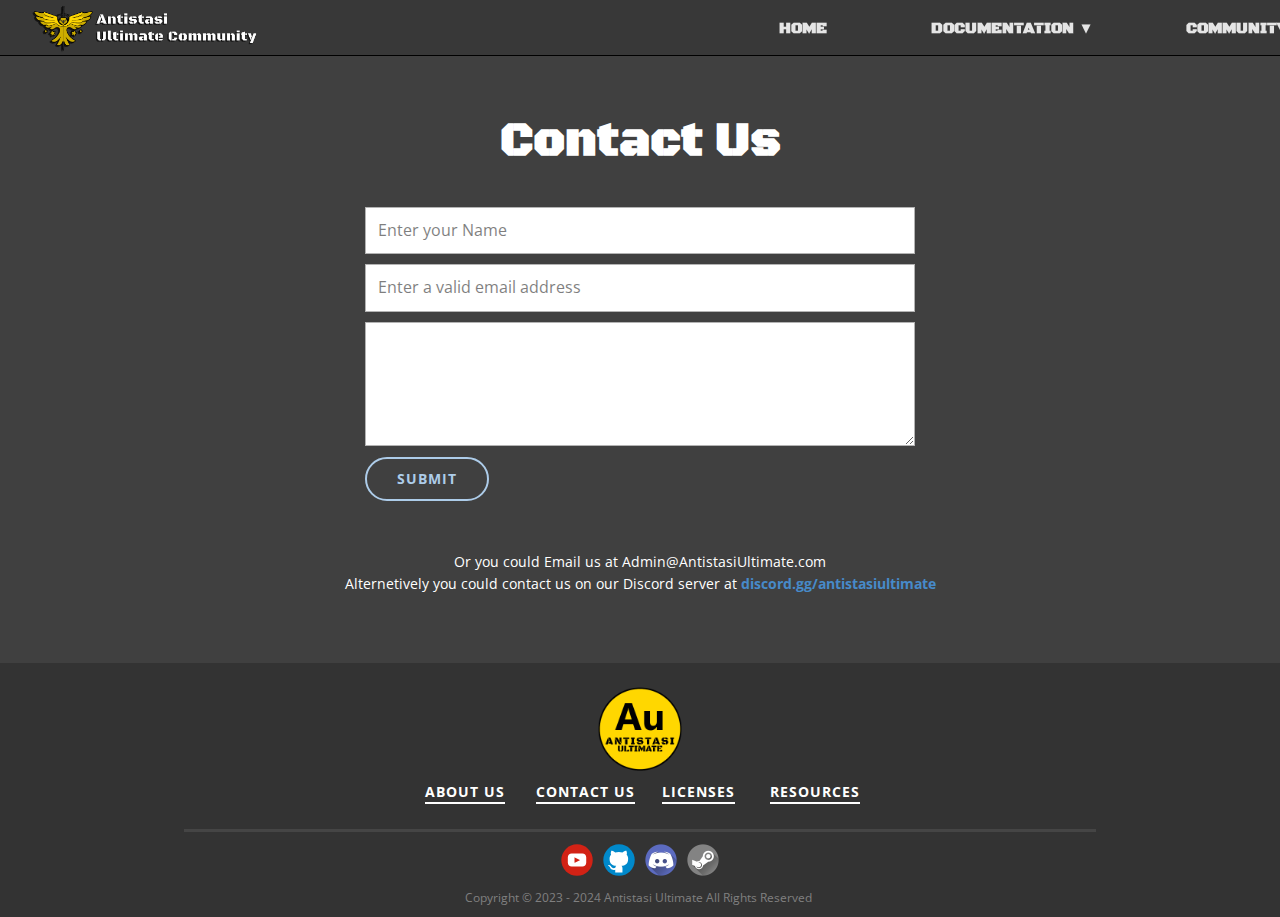
<file: Contact-us/index.html>
<!DOCTYPE html>
<html style="font-size: 16px;" lang="en-GB">

<head>
  <meta name="viewport" content="width=device-width, initial-scale=1">
  <style>
    /* width */
    ::-webkit-scrollbar {
      width: 5px;
    }

    /* Track */
    ::-webkit-scrollbar-track {
      box-shadow: inset 0 0 5px rgb(41, 41, 41);
      border-radius: 5px;
    }

    /* Handle */
    ::-webkit-scrollbar-thumb {
      background: #d1b902;
      border-radius: 10px;
    }

    /* Handle on hover */
    ::-webkit-scrollbar-thumb:hover {
      background: #9e8c00;
    }
  </style>

  <head>
    <meta charset="UTF-8">
    <meta name="keywords"
      content="AntistasiUltimate, Antistasi, Arma3, Mod, Steam, arma 3 antistasi ultimate, antistasi ultimate, Ultimate, Arma 3">
    <meta name="description" content="For any issues, feel free to contact us using the provided options!">
    <meta name="robots" content="index, follow">
    <meta http-equiv="Content-Type" content="text/html; charset=utf-8">
    <meta name="language" content="English">
    <meta name="revisit-after" content="2 days">
    <meta name="author" content="Maxx">
    <title>Contact Us - Antistasi Ultimate</title>
    <link rel="stylesheet" href="/Site/nicepage.css">
    <link rel="stylesheet" href="Contact-us.css">
    <meta name="referrer" content="origin">
    <link rel="icon" href="../images/Yellow.png">
    <link id="u-theme-google-font" rel="stylesheet"
      href="https://fonts.googleapis.com/css?family=Roboto:100,100i,300,300i,400,400i,500,500i,700,700i,900,900i|Open+Sans:300,300i,400,400i,500,500i,600,600i,700,700i,800,800i">
    <link id="u-page-google-font" rel="stylesheet"
      href="https://fonts.googleapis.com/css?family=Open+Sans:300,300i,400,400i,500,500i,600,600i,700,700i,800,800i|Open+Sans:300,300i,400,400i,500,500i,600,600i,700,700i,800,800i|Black+Ops+One:400">
    <script class="u-script" type="text/javascript" src="/Site/jquery.js" defer></script>
    <script class="u-script" type="text/javascript" src="/Site/nicepage.js" defer></script>
    <script type="application/ld+json">
    {
      "@context": "http://schema.org",
      "@type": "Organization",
      "name": "Antistasi Ultimate",
      "logo": "../images/UACLogoSmall.png",
      "sameAs": [
        "https://www.youtube.com/@AntistasiUltimateCommunity",
        "https://github.com/SilenceIsFatto/A3-Antistasi-Ultimate",
        "https://discord.gg/antistasiultimate",
        "https://steamcommunity.com/sharedfiles/filedetails/?id=3020755032"
      ]
    }
  </script>
    <meta name="theme-color" content="#e8ba00">
    <meta property="og:title" content="Antistasi Ultimate">
    <meta property="og:description"
      content="The official site for the Antistasi Ultimate Mod for Arma3. All the information you need in one place!">
    <meta property="og:type" content="website">
    <meta property="og:image" content="../images/UACLogoSmall.png">
    <meta data-intl-tel-input-cdn-path="intlTelInput/">
  </head>

<body data-path-to-root="./" data-include-products="false" class="u-body u-xl-mode" data-lang="en">
  <header
    class="u-border-1 u-border-black u-border-no-left u-border-no-right u-border-no-top u-clearfix u-custom-color-2 u-header u-sticky u-sticky-aec2 u-valign-middle u-header"
    id="sec-4a1e">
    <nav class="u-align-right u-dropdown-icon u-menu u-menu-dropdown u-offcanvas u-menu-1" data-responsive-from="MD">
      <div class="menu-collapse u-custom-font"
        style="font-family: &quot;Black Ops One&quot;; font-size: 1rem; letter-spacing: 0px; font-weight: 700; text-transform: uppercase;">
        <a class="u-button-style u-custom-active-border-color u-custom-border u-custom-border-color u-custom-border-radius u-custom-borders u-custom-color u-custom-hover-border-color u-custom-left-right-menu-spacing u-custom-padding-bottom u-custom-text-active-color u-custom-text-color u-custom-text-hover-color u-custom-text-shadow u-custom-top-bottom-menu-spacing u-nav-link u-text-grey-10"
          href="#" style="padding: 5px 6px; font-size: calc(1em + 10px);">
          <svg class="u-svg-link" viewBox="0 0 24 24">
            <use xmlns:xlink="http://www.w3.org/1999/xlink" xlink:href="#svg-c534"></use>
          </svg>
          <svg class="u-svg-content" version="1.1" id="svg-c534" viewBox="0 0 16 16" x="0px" y="0px"
            xmlns:xlink="http://www.w3.org/1999/xlink" xmlns="http://www.w3.org/2000/svg">
            <g>
              <rect y="1" width="16" height="2"></rect>
              <rect y="7" width="16" height="2"></rect>
              <rect y="13" width="16" height="2"></rect>
            </g>
          </svg>
        </a>
      </div>
      <div class="u-custom-menu u-nav-container">
        <ul class="u-custom-font u-nav u-spacing-100 u-unstyled u-nav-1">
          <li class="u-nav-item"><a
              class="u-border-2 u-border-active-custom-color-4 u-border-hover-custom-color-4 u-border-no-left u-border-no-right u-border-no-top u-button-style u-nav-link u-text-active-custom-color-4 u-text-grey-10 u-text-hover-custom-color-4"
              href="/Home" style="padding: 10px 0px;">Home</a>
          </li>
          <li class="u-nav-item"><a
              class="u-border-2 u-border-active-custom-color-4 u-border-hover-custom-color-4 u-border-no-left u-border-no-right u-border-no-top u-button-style u-nav-link u-text-active-custom-color-4 u-text-grey-10 u-text-hover-custom-color-4"
              href="https://github.com/SilenceIsFatto/A3-Antistasi-Ultimate" target="_blank" rel="nofollow"
              style="padding: 10px 0px;">Documentation</a>
            <div class="u-nav-popup">
              <ul
                class="u-border-2 u-border-grey-75 u-custom-font u-h-spacing-37 u-nav u-unstyled u-v-spacing-15 u-nav-2">
                <li class="u-nav-item"><a
                    class="u-button-style u-grey-80 u-hover-grey-75 u-nav-link u-text-active-palette-3-base u-text-hover-custom-color-4"
                    href="/Useful-Information">More Info</a>
                </li>
                <li class="u-nav-item"><a
                    class="u-button-style u-grey-80 u-hover-grey-75 u-nav-link u-text-active-palette-3-base u-text-hover-custom-color-4"
                    href="/FAQ">FAQ</a>
                </li>
                <li class="u-nav-item"><a
                    class="u-button-style u-grey-80 u-hover-grey-75 u-nav-link u-text-active-palette-3-base u-text-hover-custom-color-4"
                    href="/About-Page">About</a>
                </li>
              </ul>
            </div>
          </li>
          <li class="u-nav-item"><a
              class="u-border-2 u-border-active-custom-color-4 u-border-hover-custom-color-4 u-border-no-left u-border-no-right u-border-no-top u-button-style u-nav-link u-text-active-custom-color-4 u-text-grey-10 u-text-hover-custom-color-4"
              href="/Community" style="padding: 10px 0px;">Community</a>
            <div class="u-nav-popup">
              <ul
                class="u-border-2 u-border-grey-75 u-custom-font u-h-spacing-37 u-nav u-unstyled u-v-spacing-15 u-nav-3">
                <li class="u-nav-item"><a
                    class="u-button-style u-grey-80 u-hover-grey-75 u-nav-link u-text-active-palette-3-base u-text-hover-custom-color-4"
                    href="https://github.com/SilenceIsFatto/A3-Antistasi-Ultimate" target="_blank">Github</a>
                </li>
                <li class="u-nav-item"><a
                    class="u-button-style u-grey-80 u-hover-grey-75 u-nav-link u-text-active-palette-3-base u-text-hover-custom-color-4"
                    href="https://discord.gg/antistasiultimate" target="_blank">Discord</a>
                </li>
                <li class="u-nav-item"><a
                    class="u-button-style u-grey-80 u-hover-grey-75 u-nav-link u-text-active-palette-3-base u-text-hover-custom-color-4"
                    href="ts3server://stutpip123.ddns.net" target="_blank">TeamSpeak 3 Server</a>
                </li>
              </ul>
            </div>
          </li>
        </ul>
      </div>
      <div class="u-custom-menu u-nav-container-collapse">
        <div
          class="u-black u-border-2 u-border-grey-75 u-container-style u-inner-container-layout u-opacity u-opacity-50 u-sidenav">
          <div class="u-inner-container-layout u-sidenav-overflow">
            <div class="u-menu-close"></div>
            <ul class="u-align-center u-custom-font u-nav u-popupmenu-items u-spacing-24 u-unstyled u-nav-4">
              <li class="u-nav-item"><a class="u-button-style u-nav-link" href="/Home">Home</a>
              </li>
              <li class="u-nav-item"><a class="u-button-style u-nav-link"
                  href="https://github.com/SilenceIsFatto/A3-Antistasi-Ultimate" target="_blank"
                  rel="nofollow">Documentation</a>
                <div class="u-nav-popup">
                  <ul
                    class="u-border-2 u-border-grey-75 u-custom-font u-h-spacing-37 u-nav u-unstyled u-v-spacing-15 u-nav-5">
                    <li class="u-nav-item"><a class="u-button-style u-nav-link" href="/Useful-Information">More Info</a>
                    </li>
                    <li class="u-nav-item"><a class="u-button-style u-nav-link" href="/FAQ">FAQ</a>
                    </li>
                    <li class="u-nav-item"><a class="u-button-style u-nav-link" href="/About-Page">About</a>
                    </li>
                  </ul>
                </div>
              </li>
              <li class="u-nav-item"><a class="u-button-style u-nav-link" href="/Community">Community</a>
                <div class="u-nav-popup">
                  <ul
                    class="u-border-2 u-border-grey-75 u-custom-font u-h-spacing-37 u-nav u-unstyled u-v-spacing-15 u-nav-6">
                    <li class="u-nav-item"><a class="u-button-style u-nav-link"
                        href="https://github.com/SilenceIsFatto/A3-Antistasi-Ultimate" target="_blank">Github</a>
                    </li>
                    <li class="u-nav-item"><a class="u-button-style u-nav-link"
                        href="https://discord.gg/antistasiultimate" target="_blank">Discord</a>
                    </li>
                    <li class="u-nav-item"><a class="u-button-style u-nav-link" href="ts3server://stutpip123.ddns.net"
                        target="_blank">TeamSpeak 3 Server</a>
                    </li>
                  </ul>
                </div>
              </li>
            </ul>
          </div>
        </div>
        <div class="u-menu-overlay"></div>
      </div>
    </nav><a href="/Home" class="u-align-left u-hover-feature u-image u-logo u-image-1" data-image-width="4534"
      data-image-height="880" title="Home">
      <img src="../images/SiteLogo1.png" alt="Antistasi Ultimate Logo" class="u-logo-image u-logo-image-1">
    </a>
  </header>
  <section class="u-align-center u-clearfix u-section-1" id="sec-970e">
    <div class="u-clearfix u-sheet u-sheet-1">
      <h2 class="u-custom-font u-text u-text-default u-text-1">Contact Us</h2>
      <div class="u-form u-form-1">
        <form action="https://forms.nicepagesrv.com/v2/form/process"
          class="u-clearfix u-form-spacing-10 u-form-vertical u-inner-form" style="padding: 10px" source="email"
          name="form">
          <div class="u-form-group u-form-name u-label-none">
            <label for="name-3b9a" class="u-label">Name</label>
            <input type="text" placeholder="Enter your Name" id="name-3b9a" name="name"
              class="u-input u-input-rectangle" required="">
          </div>
          <div class="u-form-email u-form-group u-label-none">
            <label for="email-3b9a" class="u-label">Email</label>
            <input type="email" placeholder="Enter a valid email address" id="email-3b9a" name="email"
              class="u-input u-input-rectangle" required="">
          </div>
          <div class="u-form-group u-form-message u-label-none">
            <label for="message-3b9a" class="u-label">Message</label>
            <textarea placeholder="​" rows="4" cols="50" id="message-3b9a" name="message"
              class="u-input u-input-rectangle" required=""></textarea>
          </div>
          <div class="u-align-left u-form-group u-form-submit">
            <a href="#" class="u-btn u-btn-submit u-button-style u-btn-1">Submit</a>
            <input type="submit" value="submit" class="u-form-control-hidden">
          </div>
          <div class="u-form-send-message u-form-send-success"> Thank you! Your message has been sent. </div>
          <div class="u-form-send-error u-form-send-message"> Unable to send your message. Please fix errors then try
            again. </div>
          <input type="hidden" value="" name="recaptchaResponse">
          <input type="hidden" name="formServices" value="dec3679d-8c4a-ba7f-fe1a-4cbdfa738dcc">
        </form>
      </div>
      <p class="u-custom-font u-text u-text-default u-text-font u-text-2">Or you could Email us at
        Admin@AntistasiUltimate.com<br>Alternetively you could contact us on our Discord server at&nbsp;<a
          class="anchorUnderlineOnHover__03b72 anchor_c8ddc0 u-active-none u-border-none u-btn u-button-style u-hover-none u-none u-text-palette-1-base u-btn-2"
          href="https://discord.gg/antistasiultimate" rel="noreferrer noopener" target="_blank"
          title="https://discord.gg/antistasiultimate" role="button" tabindex="0">discord.gg/antistasiultimate</a>
      </p>
    </div>
  </section>



  <footer class="u-clearfix u-footer u-grey-80" id="sec-2c43">
    <div class="u-clearfix u-sheet u-sheet-1">
      <img class="u-image u-image-contain u-image-default u-preserve-proportions u-image-1"
        src="../images/Yellow.png?rand=54ab" alt="Antistasi Ultimate Logo Small" data-image-width="512"
        data-image-height="512">
      <div class="u-list u-list-1">
        <div class="u-repeater u-repeater-1">
          <div class="u-container-style u-list-item u-repeater-item">
            <div class="u-container-layout u-similar-container u-container-layout-1">
              <a href="/About-Page"
                class="u-active-none u-align-center u-border-2 u-border-active-grey-30 u-border-hover-grey-15 u-border-no-left u-border-no-right u-border-no-top u-border-white u-btn u-button-style u-custom-item u-hover-none u-none u-text-hover-grey-15 u-text-white u-btn-1">About
                us</a>
            </div>
          </div>
          <div class="u-container-style u-list-item u-repeater-item">
            <div class="u-container-layout u-similar-container u-container-layout-2">
              <a href="/Contact-us"
                class="u-active-none u-align-center u-border-2 u-border-active-grey-30 u-border-hover-grey-15 u-border-no-left u-border-no-right u-border-no-top u-border-white u-btn u-button-style u-custom-item u-hover-none u-none u-text-hover-grey-15 u-text-white u-btn-2">Contact
                us</a>
            </div>
          </div>
          <div class="u-container-style u-list-item u-repeater-item">
            <div class="u-container-layout u-similar-container u-container-layout-3">
              <a href="https://docs.google.com/document/d/1n9hXS2dDs33EzRj9b5KyhIJpBLmoznth0W6XQrgE5LM/edit"
                class="u-active-none u-align-center u-border-2 u-border-active-grey-30 u-border-hover-grey-15 u-border-no-left u-border-no-right u-border-no-top u-border-white u-btn u-button-style u-custom-item u-hover-none u-none u-text-hover-grey-15 u-text-white u-btn-3"
                target="_blank">Licenses</a>
            </div>
          </div>
          <div class="u-container-style u-list-item u-repeater-item">
            <div class="u-container-layout u-similar-container u-container-layout-4">
              <a href="https://drive.google.com/drive/folders/1R3Ylk2RGkukywdA9IhdoURtnonqs7W8Y?usp=sharing"
                class="u-active-none u-align-center u-border-2 u-border-active-grey-30 u-border-hover-grey-15 u-border-no-left u-border-no-right u-border-no-top u-border-white u-btn u-button-style u-custom-item u-hover-none u-none u-text-hover-grey-15 u-text-white u-btn-4"
                target="_blank">Resources</a>
            </div>
          </div>
        </div>
      </div>
      <div
        class="u-border-3 u-border-grey-dark-1 u-expanded-width-sm u-expanded-width-xs u-line u-line-horizontal u-line-1">
      </div>
      <div class="u-social-icons u-spacing-10 u-social-icons-1">
        <a class="u-social-url" target="_blank" data-type="YouTube" title="YouTube"
          href="https://www.youtube.com/@AntistasiUltimateCommunity"><span
            class="u-icon u-social-icon u-social-youtube u-icon-1"><svg class="u-svg-link"
              preserveAspectRatio="xMidYMin slice" viewBox="0 0 112 112" style="">
              <use xmlns:xlink="http://www.w3.org/1999/xlink" xlink:href="#svg-28d2"></use>
            </svg><svg class="u-svg-content" viewBox="0 0 112 112" x="0" y="0" id="svg-28d2">
              <circle fill="currentColor" cx="56.1" cy="56.1" r="55"></circle>
              <path fill="#FFFFFF"
                d="M74.9,33.3H37.3c-7.4,0-13.4,6-13.4,13.4v18.8c0,7.4,6,13.4,13.4,13.4h37.6c7.4,0,13.4-6,13.4-13.4V46.7 C88.3,39.3,82.3,33.3,74.9,33.3L74.9,33.3z M65.9,57l-17.6,8.4c-0.5,0.2-1-0.1-1-0.6V47.5c0-0.5,0.6-0.9,1-0.6l17.6,8.9 C66.4,56,66.4,56.8,65.9,57L65.9,57z">
              </path>
            </svg></span>
        </a>
        <a class="u-social-url" target="_blank" data-type="Github" title="Github"
          href="https://github.com/SilenceIsFatto/A3-Antistasi-Ultimate"><span
            class="u-icon u-social-github u-social-icon u-icon-2"><svg class="u-svg-link"
              preserveAspectRatio="xMidYMin slice" viewBox="0 0 112 112" style="">
              <use xmlns:xlink="http://www.w3.org/1999/xlink" xlink:href="#svg-915a"></use>
            </svg><svg class="u-svg-content" viewBox="0 0 112 112" x="0" y="0" id="svg-915a">
              <circle fill="currentColor" cx="56.1" cy="56.1" r="55"></circle>
              <path fill="#FFFFFF" d="M88,51.3c0-5.5-1.9-10.2-5.3-13.7c0.6-1.3,2.3-6.5-0.5-13.5c0,0-4.2-1.4-14,5.3c-4.1-1.1-8.4-1.7-12.7-1.8
	c-4.3,0-8.7,0.6-12.7,1.8c-9.7-6.6-14-5.3-14-5.3c-2.8,7-1,12.2-0.5,13.5C25,41.2,23,45.7,23,51.3c0,19.6,11.9,23.9,23.3,25.2
	c-1.5,1.3-2.8,3.5-3.2,6.8c-3,1.3-10.2,3.6-14.9-4.3c0,0-2.7-4.9-7.8-5.3c0,0-5-0.1-0.4,3.1c0,0,3.3,1.6,5.6,7.5c0,0,3,9.1,17.2,6
	c0,4.3,0.1,8.3,0.1,9.5h25.2c0-1.7,0.1-7.2,0.1-14c0-4.7-1.7-7.9-3.4-9.4C76,75.2,88,70.9,88,51.3z"></path>
            </svg></span>
        </a>
        <a class="u-social-url" target="_blank" data-type="Custom" title="Discord"
          href="https://discord.gg/antistasiultimate"><span
            class="u-file-icon u-icon u-social-custom u-social-icon u-icon-3"><img src="../images/3670157.png"
              alt="Discord Server"></span>
        </a>
        <a class="u-social-url" target="_blank" data-type="Custom" title="Steam Page"
          href="https://steamcommunity.com/sharedfiles/filedetails/?id=3020755032"><span
            class="u-file-icon u-icon u-social-custom u-social-icon u-icon-4"><img src="../images/3670233.png"
              alt="Steam Workshop"></span>
        </a>
      </div>
      <p class="u-custom-font u-font-open-sans u-text u-text-default u-text-grey-50 u-text-1">Copyright © 2023 - 2024
        Antistasi Ultimate All Rights Reserved&nbsp;</p>
    </div>
  </footer>
</body>

</html>
</file>
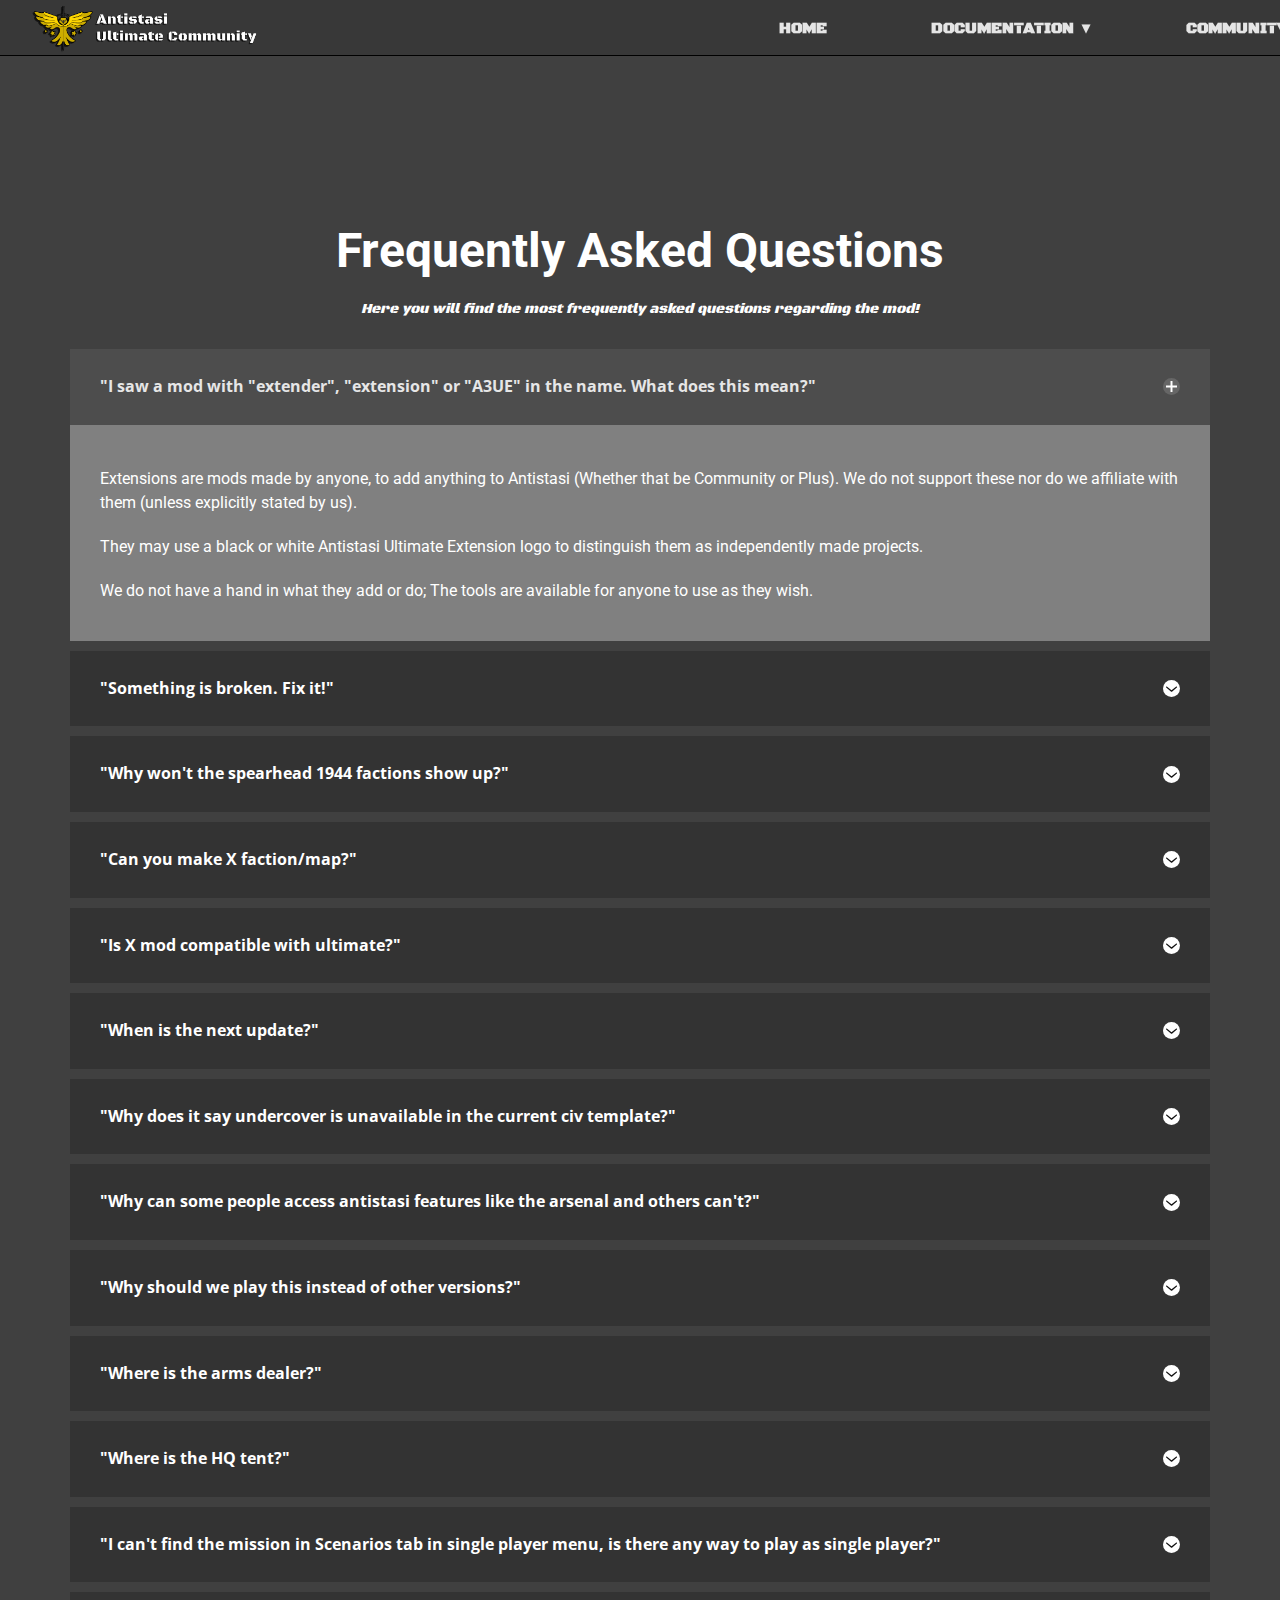
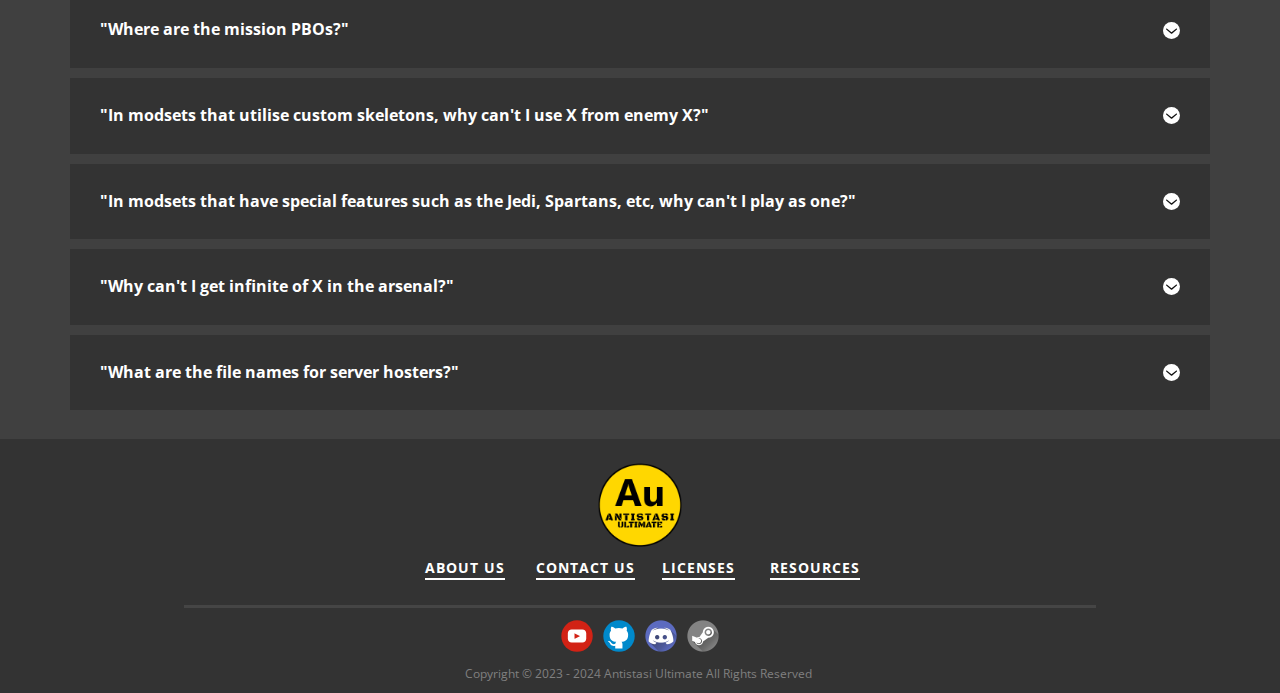
<file: FAQ/index.html>
<!DOCTYPE html>
<html style="font-size: 16px;" lang="en-GB">

<head>
  <meta name="viewport" content="width=device-width, initial-scale=1">
  <style>
    /* width */
    ::-webkit-scrollbar {
      width: 5px;
    }

    /* Track */
    ::-webkit-scrollbar-track {
      box-shadow: inset 0 0 5px rgb(41, 41, 41);
      border-radius: 5px;
    }

    /* Handle */
    ::-webkit-scrollbar-thumb {
      background: #d1b902;
      border-radius: 10px;
    }

    /* Handle on hover */
    ::-webkit-scrollbar-thumb:hover {
      background: #9e8c00;
    }
  </style>

  <head>
    <meta charset="UTF-8">
    <meta name="keywords"
      content="AntistasiUltimate, Antistasi, Arma3, Mod, Steam, arma 3 antistasi ultimate, antistasi ultimate, Ultimate, Arma 3">
    <meta name="description" content="Here you will find our most frequently asked questions!">
    <meta name="robots" content="index, follow">
    <meta http-equiv="Content-Type" content="text/html; charset=utf-8">
    <meta name="language" content="English">
    <meta name="revisit-after" content="2 days">
    <meta name="author" content="Maxx">
    <title>FAQ - Antistasi Ultimate</title>
    <link rel="stylesheet" href="/Site/nicepage.css">
    <link rel="stylesheet" href="FAQ.css">
    <link rel="icon" href="../images/Yellow.png">
    <link id="u-theme-google-font" rel="stylesheet"
      href="https://fonts.googleapis.com/css?family=Roboto:100,100i,300,300i,400,400i,500,500i,700,700i,900,900i|Open+Sans:300,300i,400,400i,500,500i,600,600i,700,700i,800,800i">
    <link id="u-page-google-font" rel="stylesheet"
      href="https://fonts.googleapis.com/css?family=Open+Sans:300,300i,400,400i,500,500i,600,600i,700,700i,800,800i|Open+Sans:300,300i,400,400i,500,500i,600,600i,700,700i,800,800i|Black+Ops+One:400">
    <script class="u-script" type="text/javascript" src="/Site/jquery.js" defer></script>
    <script class="u-script" type="text/javascript" src="/Site/nicepage.js" defer></script>
    <script type="application/ld+json">
    {
      "@context": "http://schema.org",
      "@type": "Organization",
      "name": "Antistasi Ultimate",
      "logo": "../images/UACLogoSmall.png",
      "sameAs": [
        "https://www.youtube.com/@AntistasiUltimateCommunity",
        "https://github.com/SilenceIsFatto/A3-Antistasi-Ultimate",
        "https://discord.gg/antistasiultimate",
        "https://steamcommunity.com/sharedfiles/filedetails/?id=3020755032"
      ]
    }
  </script>
    <meta name="theme-color" content="#e8ba00">
    <meta property="og:title" content="Antistasi Ultimate">
    <meta property="og:description"
      content="The official site for the Antistasi Ultimate Mod for Arma3. All the information you need in one place!">
    <meta property="og:type" content="website">
    <meta property="og:image" content="../images/UACLogoSmall.png">
    <meta data-intl-tel-input-cdn-path="intlTelInput/">
  </head>

<body data-path-to-root="./" data-include-products="false" class="u-body u-xl-mode" data-lang="en">
  <header
    class="u-border-1 u-border-black u-border-no-left u-border-no-right u-border-no-top u-clearfix u-custom-color-2 u-header u-sticky u-sticky-aec2 u-valign-middle u-header"
    id="sec-4a1e">
    <nav class="u-align-right u-dropdown-icon u-menu u-menu-dropdown u-offcanvas u-menu-1" data-responsive-from="MD">
      <div class="menu-collapse u-custom-font"
        style="font-family: &quot;Black Ops One&quot;; font-size: 1rem; letter-spacing: 0px; font-weight: 700; text-transform: uppercase;">
        <a class="u-button-style u-custom-active-border-color u-custom-border u-custom-border-color u-custom-border-radius u-custom-borders u-custom-color u-custom-hover-border-color u-custom-left-right-menu-spacing u-custom-padding-bottom u-custom-text-active-color u-custom-text-color u-custom-text-hover-color u-custom-text-shadow u-custom-top-bottom-menu-spacing u-nav-link u-text-grey-10"
          href="#" style="padding: 5px 6px; font-size: calc(1em + 10px);">
          <svg class="u-svg-link" viewBox="0 0 24 24">
            <use xmlns:xlink="http://www.w3.org/1999/xlink" xlink:href="#svg-c534"></use>
          </svg>
          <svg class="u-svg-content" version="1.1" id="svg-c534" viewBox="0 0 16 16" x="0px" y="0px"
            xmlns:xlink="http://www.w3.org/1999/xlink" xmlns="http://www.w3.org/2000/svg">
            <g>
              <rect y="1" width="16" height="2"></rect>
              <rect y="7" width="16" height="2"></rect>
              <rect y="13" width="16" height="2"></rect>
            </g>
          </svg>
        </a>
      </div>
      <div class="u-custom-menu u-nav-container">
        <ul class="u-custom-font u-nav u-spacing-100 u-unstyled u-nav-1">
          <li class="u-nav-item"><a
              class="u-border-2 u-border-active-custom-color-4 u-border-hover-custom-color-4 u-border-no-left u-border-no-right u-border-no-top u-button-style u-nav-link u-text-active-custom-color-4 u-text-grey-10 u-text-hover-custom-color-4"
              href="/Home" style="padding: 10px 0px;">Home</a>
          </li>
          <li class="u-nav-item"><a
              class="u-border-2 u-border-active-custom-color-4 u-border-hover-custom-color-4 u-border-no-left u-border-no-right u-border-no-top u-button-style u-nav-link u-text-active-custom-color-4 u-text-grey-10 u-text-hover-custom-color-4"
              href="https://github.com/SilenceIsFatto/A3-Antistasi-Ultimate" target="_blank" rel="nofollow"
              style="padding: 10px 0px;">Documentation</a>
            <div class="u-nav-popup">
              <ul
                class="u-border-2 u-border-grey-75 u-custom-font u-h-spacing-37 u-nav u-unstyled u-v-spacing-15 u-nav-2">
                <li class="u-nav-item"><a
                    class="u-button-style u-grey-80 u-hover-grey-75 u-nav-link u-text-active-palette-3-base u-text-hover-custom-color-4"
                    href="/Useful-Information">More Info</a>
                </li>
                <li class="u-nav-item"><a
                    class="u-button-style u-grey-80 u-hover-grey-75 u-nav-link u-text-active-palette-3-base u-text-hover-custom-color-4"
                    href="/FAQ">FAQ</a>
                </li>
                <li class="u-nav-item"><a
                    class="u-button-style u-grey-80 u-hover-grey-75 u-nav-link u-text-active-palette-3-base u-text-hover-custom-color-4"
                    href="/About-Page">About</a>
                </li>
              </ul>
            </div>
          </li>
          <li class="u-nav-item"><a
              class="u-border-2 u-border-active-custom-color-4 u-border-hover-custom-color-4 u-border-no-left u-border-no-right u-border-no-top u-button-style u-nav-link u-text-active-custom-color-4 u-text-grey-10 u-text-hover-custom-color-4"
              href="/Community" style="padding: 10px 0px;">Community</a>
            <div class="u-nav-popup">
              <ul
                class="u-border-2 u-border-grey-75 u-custom-font u-h-spacing-37 u-nav u-unstyled u-v-spacing-15 u-nav-3">
                <li class="u-nav-item"><a
                    class="u-button-style u-grey-80 u-hover-grey-75 u-nav-link u-text-active-palette-3-base u-text-hover-custom-color-4"
                    href="https://github.com/SilenceIsFatto/A3-Antistasi-Ultimate" target="_blank">Github</a>
                </li>
                <li class="u-nav-item"><a
                    class="u-button-style u-grey-80 u-hover-grey-75 u-nav-link u-text-active-palette-3-base u-text-hover-custom-color-4"
                    href="https://discord.gg/antistasiultimate" target="_blank">Discord</a>
                </li>
                <li class="u-nav-item"><a
                    class="u-button-style u-grey-80 u-hover-grey-75 u-nav-link u-text-active-palette-3-base u-text-hover-custom-color-4"
                    href="ts3server://stutpip123.ddns.net" target="_blank">TeamSpeak 3 Server</a>
                </li>
              </ul>
            </div>
          </li>
        </ul>
      </div>
      <div class="u-custom-menu u-nav-container-collapse">
        <div
          class="u-black u-border-2 u-border-grey-75 u-container-style u-inner-container-layout u-opacity u-opacity-50 u-sidenav">
          <div class="u-inner-container-layout u-sidenav-overflow">
            <div class="u-menu-close"></div>
            <ul class="u-align-center u-custom-font u-nav u-popupmenu-items u-spacing-24 u-unstyled u-nav-4">
              <li class="u-nav-item"><a class="u-button-style u-nav-link" href="/Home">Home</a>
              </li>
              <li class="u-nav-item"><a class="u-button-style u-nav-link"
                  href="https://github.com/SilenceIsFatto/A3-Antistasi-Ultimate" target="_blank"
                  rel="nofollow">Documentation</a>
                <div class="u-nav-popup">
                  <ul
                    class="u-border-2 u-border-grey-75 u-custom-font u-h-spacing-37 u-nav u-unstyled u-v-spacing-15 u-nav-5">
                    <li class="u-nav-item"><a class="u-button-style u-nav-link" href="/Useful-Information">More Info</a>
                    </li>
                    <li class="u-nav-item"><a class="u-button-style u-nav-link" href="/FAQ">FAQ</a>
                    </li>
                    <li class="u-nav-item"><a class="u-button-style u-nav-link" href="/About-Page">About</a>
                    </li>
                  </ul>
                </div>
              </li>
              <li class="u-nav-item"><a class="u-button-style u-nav-link" href="/Community">Community</a>
                <div class="u-nav-popup">
                  <ul
                    class="u-border-2 u-border-grey-75 u-custom-font u-h-spacing-37 u-nav u-unstyled u-v-spacing-15 u-nav-6">
                    <li class="u-nav-item"><a class="u-button-style u-nav-link"
                        href="https://github.com/SilenceIsFatto/A3-Antistasi-Ultimate" target="_blank">Github</a>
                    </li>
                    <li class="u-nav-item"><a class="u-button-style u-nav-link"
                        href="https://discord.gg/antistasiultimate" target="_blank">Discord</a>
                    </li>
                    <li class="u-nav-item"><a class="u-button-style u-nav-link" href="ts3server://stutpip123.ddns.net"
                        target="_blank">TeamSpeak 3 Server</a>
                    </li>
                  </ul>
                </div>
              </li>
            </ul>
          </div>
        </div>
        <div class="u-menu-overlay"></div>
      </div>
    </nav><a href="/Home" class="u-align-left u-hover-feature u-image u-logo u-image-1" data-image-width="4534"
      data-image-height="880" title="Home">
      <img src="../images/SiteLogo1.png" alt="Antistasi Ultimate Logo" class="u-logo-image u-logo-image-1">
    </a>
  </header>
  <section class="u-align-center u-clearfix u-section-1" id="sec-51e7">
    <div class="u-clearfix u-sheet u-sheet-1">
      <h2 class="u-text u-text-default u-text-1"> Frequently Asked Questions </h2>
      <p class="u-text u-text-2"> Here you will find the most frequently asked questions regarding the mod! </p>
      <div class="u-accordion u-expanded-width u-faq u-spacing-10 u-accordion-1">
        <div class="u-accordion-item">
          <a class="active u-accordion-link u-active-grey-70 u-button-style u-grey-80 u-hover-grey-70 u-text-body-alt-color u-accordion-link-1"
            id="link-accordion-f600" aria-controls="accordion-f600" aria-selected="true">
            <span class="u-accordion-link-text"> "I saw a mod with "extender", "extension" or "A3UE" in the name. What
              does this mean?"</span><span
              class="u-accordion-link-icon u-active-grey-60 u-hover-grey-70 u-icon u-icon-circle u-white u-icon-1"><svg
                class="u-svg-link" preserveAspectRatio="xMidYMin slice" viewBox="0 0 448 448" style="">
                <use xmlns:xlink="http://www.w3.org/1999/xlink" xlink:href="#svg-3ae2"></use>
              </svg><svg class="u-svg-content" viewBox="0 0 448 448" id="svg-3ae2" style="">
                <path
                  d="m272 184c-4.417969 0-8-3.582031-8-8v-176h-80v176c0 4.417969-3.582031 8-8 8h-176v80h176c4.417969 0 8 3.582031 8 8v176h80v-176c0-4.417969 3.582031-8 8-8h176v-80zm0 0">
                </path>
              </svg></span>
          </a>
          <div class="u-accordion-active u-accordion-pane u-container-style u-grey-50 u-accordion-pane-1"
            id="accordion-f600" aria-labelledby="link-accordion-f600">
            <div class="u-container-layout u-container-layout-1">
              <div class="fr-view u-clearfix u-rich-text u-text">
                <h5 id="isPasted">
                  <span class="u-text-white" style="font-size: 1rem;">Extensions are mods made by anyone, to add
                    anything to Antistasi (Whether that be Community or Plus). We do not support these nor do we
                    affiliate with them (unless explicitly stated by us).</span>
                </h5>
                <h5>
                  <span class="u-text-white" style="font-size: 1rem;">They may use a black or white Antistasi Ultimate
                    Extension logo to distinguish them as independently made projects.</span>
                </h5>
                <h5>
                  <span class="u-text-white" style="font-size: 1rem;">We do not have a hand in what they add or do; The
                    tools are available for anyone to use as they wish.</span>
                </h5>
              </div>
            </div>
          </div>
        </div>
        <div class="u-accordion-item">
          <a class="u-accordion-link u-active-grey-70 u-button-style u-grey-80 u-hover-grey-70 u-text-body-alt-color u-accordion-link-2"
            id="link-2b8a" aria-controls="2b8a" aria-selected="false">
            <span class="u-accordion-link-text"> "Something is broken. Fix it!"</span><span
              class="u-accordion-link-icon u-active-grey-60 u-hover-grey-70 u-icon u-icon-circle u-white u-icon-2"><svg
                class="u-svg-link" preserveAspectRatio="xMidYMin slice" viewBox="0 0 16 16" style="">
                <use xmlns:xlink="http://www.w3.org/1999/xlink" xlink:href="#svg-7690"></use>
              </svg><svg class="u-svg-content" viewBox="0 0 16 16" x="0px" y="0px" id="svg-7690">
                <path d="M8,10.7L1.6,5.3c-0.4-0.4-1-0.4-1.3,0c-0.4,0.4-0.4,0.9,0,1.3l7.2,6.1c0.1,0.1,0.4,0.2,0.6,0.2s0.4-0.1,0.6-0.2l7.1-6
	c0.4-0.4,0.4-0.9,0-1.3c-0.4-0.4-1-0.4-1.3,0L8,10.7z"></path>
              </svg></span>
          </a>
          <div class="u-accordion-pane u-container-style u-grey-50 u-accordion-pane-2" id="2b8a"
            aria-labelledby="link-2b8a">
            <div class="u-container-layout u-container-layout-2">
              <div class="fr-view u-clearfix u-rich-text u-text">
                <h5 style="text-align: left;">
                  <span style="font-size: 1rem;">We are not psychics. Create a bug report in the discord and follow the
                    guidelines.</span>
                </h5>
              </div>
            </div>
          </div>
        </div>
        <div class="u-accordion-item">
          <a class="u-accordion-link u-active-grey-70 u-button-style u-grey-80 u-hover-grey-70 u-text-body-alt-color u-accordion-link-3"
            id="link-ebad" aria-controls="ebad" aria-selected="false">
            <span class="u-accordion-link-text"> "Why won't the spearhead 1944 factions show up?"</span><span
              class="u-accordion-link-icon u-active-grey-60 u-hover-grey-70 u-icon u-icon-circle u-white u-icon-3"><svg
                class="u-svg-link" preserveAspectRatio="xMidYMin slice" viewBox="0 0 16 16" style="">
                <use xmlns:xlink="http://www.w3.org/1999/xlink" xlink:href="#svg-2364"></use>
              </svg><svg class="u-svg-content" viewBox="0 0 16 16" x="0px" y="0px" id="svg-2364">
                <path d="M8,10.7L1.6,5.3c-0.4-0.4-1-0.4-1.3,0c-0.4,0.4-0.4,0.9,0,1.3l7.2,6.1c0.1,0.1,0.4,0.2,0.6,0.2s0.4-0.1,0.6-0.2l7.1-6
	c0.4-0.4,0.4-0.9,0-1.3c-0.4-0.4-1-0.4-1.3,0L8,10.7z"></path>
              </svg></span>
          </a>
          <div class="u-accordion-pane u-container-style u-grey-50 u-accordion-pane-3" id="ebad"
            aria-labelledby="link-ebad">
            <div class="u-container-layout u-container-layout-3">
              <div class="fr-view u-clearfix u-rich-text u-text u-text-5">
                <h5>
                  <span style="font-size: 1rem;">Load IFA3&nbsp;</span>
                </h5>
              </div>
              <a href="https://steamcommunity.com/workshop/filedetails/?id=2648308937"
                class="u-border-2 u-border-white u-btn u-button-style u-hover-black u-none u-text-hover-white u-btn-1"
                target="_blank">Workshop</a>
            </div>
          </div>
        </div>
        <div class="u-accordion-item">
          <a class="u-accordion-link u-active-grey-70 u-button-style u-grey-80 u-hover-grey-70 u-text-body-alt-color u-accordion-link-4"
            id="link-1581" aria-controls="1581" aria-selected="false">
            <span class="u-accordion-link-text"> "Can you make X faction/map?"</span><span
              class="u-accordion-link-icon u-active-grey-60 u-hover-grey-70 u-icon u-icon-circle u-white u-icon-4"><svg
                class="u-svg-link" preserveAspectRatio="xMidYMin slice" viewBox="0 0 16 16" style="">
                <use xmlns:xlink="http://www.w3.org/1999/xlink" xlink:href="#svg-1d5b"></use>
              </svg><svg class="u-svg-content" viewBox="0 0 16 16" x="0px" y="0px" id="svg-1d5b">
                <path d="M8,10.7L1.6,5.3c-0.4-0.4-1-0.4-1.3,0c-0.4,0.4-0.4,0.9,0,1.3l7.2,6.1c0.1,0.1,0.4,0.2,0.6,0.2s0.4-0.1,0.6-0.2l7.1-6
	c0.4-0.4,0.4-0.9,0-1.3c-0.4-0.4-1-0.4-1.3,0L8,10.7z"></path>
              </svg></span>
          </a>
          <div class="u-accordion-pane u-container-style u-grey-50 u-accordion-pane-4" id="1581"
            aria-labelledby="link-1581">
            <div class="u-container-layout u-container-layout-4">
              <div class="fr-view u-clearfix u-rich-text u-text">
                <h5>
                  <span style="font-size: 1rem;">Depends, we all have lives. You can make a suggestion but we guarantee
                    nothing but our best. If you want to do these yourself, feel free to do so and create a PR. If we
                    deem that your addition/change is suitable, you will be added to the contributor list on our github
                    page. </span>
                </h5>
              </div>
            </div>
          </div>
        </div>
        <div class="u-accordion-item">
          <a class="u-accordion-link u-active-grey-70 u-button-style u-grey-80 u-hover-grey-70 u-text-body-alt-color u-accordion-link-5"
            id="link-8b08" aria-controls="8b08" aria-selected="false">
            <span class="u-accordion-link-text"> "Is X mod compatible with ultimate?"</span><span
              class="u-accordion-link-icon u-active-grey-60 u-hover-grey-70 u-icon u-icon-circle u-white u-icon-5"><svg
                class="u-svg-link" preserveAspectRatio="xMidYMin slice" viewBox="0 0 16 16" style="">
                <use xmlns:xlink="http://www.w3.org/1999/xlink" xlink:href="#svg-2f30"></use>
              </svg><svg class="u-svg-content" viewBox="0 0 16 16" x="0px" y="0px" id="svg-2f30">
                <path d="M8,10.7L1.6,5.3c-0.4-0.4-1-0.4-1.3,0c-0.4,0.4-0.4,0.9,0,1.3l7.2,6.1c0.1,0.1,0.4,0.2,0.6,0.2s0.4-0.1,0.6-0.2l7.1-6
	c0.4-0.4,0.4-0.9,0-1.3c-0.4-0.4-1-0.4-1.3,0L8,10.7z"></path>
              </svg></span>
          </a>
          <div class="u-accordion-pane u-container-style u-grey-50 u-accordion-pane-5" id="8b08"
            aria-labelledby="link-8b08">
            <div class="u-container-layout u-container-layout-5">
              <div class="fr-view u-clearfix u-rich-text u-text">
                <h5 id="isPasted">
                  <span style="font-size: 1rem;">We don't know. AI mods will probably break ultimate, even some quality
                    of life mods can. Trial and error! We do have a system to try and catch mods that might not work
                    well with ultimate and alert the user about the mods they have loaded, and to consider removing them
                    if any issues arise.</span>
                </h5>
                <h5>
                  <span style="font-size: 1rem;">You can find a list of mods that throw a warning</span>
                  <span>
                    <span class="u-text-palette-1-light-1">&nbsp;</span>
                  </span>
                  <span class="u-text-palette-1-light-1">
                    <a href="https://github.com/SilenceIsFatto/A3-Antistasi-Ultimate/blob/unstable/A3A/addons/ultimate/Stringtable.xml"
                      target="_blank" rel="noopener noreferrer"></a>
                  </span>
                  <span>
                    <a href="https://github.com/SilenceIsFatto/A3-Antistasi-Ultimate/blob/unstable/A3A/addons/ultimate/Stringtable.xml"
                      rel="noopener noreferrer" target="_blank">
                      <span class="u-text-palette-1-light-1">here</span>
                    </a>
                  </span>
                  <span style="font-size: 1rem;">
                    <a href="https://github.com/SilenceIsFatto/A3-Antistasi-Ultimate/blob/unstable/A3A/addons/ultimate/Stringtable.xml"
                      rel="noopener noreferrer" target="_blank"></a>
                  </span>
                  <span style="font-size: 1rem;">.</span>
                </h5>
              </div>
            </div>
          </div>
        </div>
        <div class="u-accordion-item">
          <a class="u-accordion-link u-active-grey-70 u-button-style u-grey-80 u-hover-grey-70 u-text-body-alt-color u-accordion-link-6"
            id="link-0931" aria-controls="0931" aria-selected="false">
            <span class="u-accordion-link-text"> "When is the next update?"</span><span
              class="u-accordion-link-icon u-active-grey-60 u-hover-grey-70 u-icon u-icon-circle u-white u-icon-6"><svg
                class="u-svg-link" preserveAspectRatio="xMidYMin slice" viewBox="0 0 16 16" style="">
                <use xmlns:xlink="http://www.w3.org/1999/xlink" xlink:href="#svg-0f25"></use>
              </svg><svg class="u-svg-content" viewBox="0 0 16 16" x="0px" y="0px" id="svg-0f25">
                <path d="M8,10.7L1.6,5.3c-0.4-0.4-1-0.4-1.3,0c-0.4,0.4-0.4,0.9,0,1.3l7.2,6.1c0.1,0.1,0.4,0.2,0.6,0.2s0.4-0.1,0.6-0.2l7.1-6
	c0.4-0.4,0.4-0.9,0-1.3c-0.4-0.4-1-0.4-1.3,0L8,10.7z"></path>
              </svg></span>
          </a>
          <div class="u-accordion-pane u-container-style u-grey-50 u-accordion-pane-6" id="0931"
            aria-labelledby="link-0931">
            <div class="u-container-layout u-container-layout-6">
              <div class="fr-view u-clearfix u-rich-text u-text">
                <h5 id="isPasted">
                  <span style="font-size: 1rem;">While we appreciate that people are interested in what we are
                    planning/doing, we can't give any concrete answers. We work as a team of individuals who all have
                    our own things going on. We can't promise a feature, we can't promise an update.</span>
                </h5>
                <h5>
                  <span style="font-size: 1rem;">You can always look at our github pull requests or commits page and get
                    a general idea on what is coming. Or even contribute yourself!</span>
                </h5>
                <h5>
                  <span style="font-size: 1rem;">The next update will release when it is ready.</span>
                </h5>
              </div>
            </div>
          </div>
        </div>
        <div class="u-accordion-item">
          <a class="u-accordion-link u-active-grey-70 u-button-style u-grey-80 u-hover-grey-70 u-text-body-alt-color u-accordion-link-7"
            id="link-bc6a" aria-controls="bc6a" aria-selected="false">
            <span class="u-accordion-link-text"> "Why does it say undercover is unavailable in the current civ
              template?"</span><span
              class="u-accordion-link-icon u-active-grey-60 u-hover-grey-70 u-icon u-icon-circle u-white u-icon-7"><svg
                class="u-svg-link" preserveAspectRatio="xMidYMin slice" viewBox="0 0 16 16" style="">
                <use xmlns:xlink="http://www.w3.org/1999/xlink" xlink:href="#svg-046b"></use>
              </svg><svg class="u-svg-content" viewBox="0 0 16 16" x="0px" y="0px" id="svg-046b">
                <path d="M8,10.7L1.6,5.3c-0.4-0.4-1-0.4-1.3,0c-0.4,0.4-0.4,0.9,0,1.3l7.2,6.1c0.1,0.1,0.4,0.2,0.6,0.2s0.4-0.1,0.6-0.2l7.1-6
	c0.4-0.4,0.4-0.9,0-1.3c-0.4-0.4-1-0.4-1.3,0L8,10.7z"></path>
              </svg></span>
          </a>
          <div class="u-accordion-pane u-container-style u-grey-50 u-accordion-pane-7" id="bc6a"
            aria-labelledby="link-bc6a">
            <div class="u-container-layout u-container-layout-7">
              <div class="fr-view u-clearfix u-rich-text u-text">
                <h5>
                  <span style="font-size: 1rem;">This will be due to the template makers decision to include the low civ
                    or civ non human attribute. This is usually reserved for templates in which it wouldn't make sense
                    to be able to go undercover. (Take zombies for example, if all the civilians are zombies then how
                    can you go undercover?) </span>
                </h5>
              </div>
            </div>
          </div>
        </div>
        <div class="u-accordion-item">
          <a class="u-accordion-link u-active-grey-70 u-button-style u-grey-80 u-hover-grey-70 u-text-body-alt-color u-accordion-link-8"
            id="link-c83a" aria-controls="c83a" aria-selected="false">
            <span class="u-accordion-link-text"> "Why can some people access antistasi features like the arsenal and
              others can't?"</span><span
              class="u-accordion-link-icon u-active-grey-60 u-hover-grey-70 u-icon u-icon-circle u-white u-icon-8"><svg
                class="u-svg-link" preserveAspectRatio="xMidYMin slice" viewBox="0 0 16 16" style="">
                <use xmlns:xlink="http://www.w3.org/1999/xlink" xlink:href="#svg-9b94"></use>
              </svg><svg class="u-svg-content" viewBox="0 0 16 16" x="0px" y="0px" id="svg-9b94">
                <path d="M8,10.7L1.6,5.3c-0.4-0.4-1-0.4-1.3,0c-0.4,0.4-0.4,0.9,0,1.3l7.2,6.1c0.1,0.1,0.4,0.2,0.6,0.2s0.4-0.1,0.6-0.2l7.1-6
	c0.4-0.4,0.4-0.9,0-1.3c-0.4-0.4-1-0.4-1.3,0L8,10.7z"></path>
              </svg></span>
          </a>
          <div class="u-accordion-pane u-container-style u-grey-50 u-accordion-pane-8" id="c83a"
            aria-labelledby="link-c83a">
            <div class="u-container-layout u-container-layout-8">
              <div class="fr-view u-clearfix u-rich-text u-text">
                <h5>
                  <span style="font-size: 1rem;">There is a good chance that this is due to a corrupt mod, or out of
                    date mod. Make sure every client updates their mod, and update the server if applicable. If that
                    fails, the second best chance is that server membership is enabled but the people in question aren't
                    on the server member list. </span>
                </h5>
              </div>
            </div>
          </div>
        </div>
        <div class="u-accordion-item">
          <a class="u-accordion-link u-active-grey-70 u-button-style u-grey-80 u-hover-grey-70 u-text-body-alt-color u-accordion-link-9"
            id="link-326d" aria-controls="326d" aria-selected="false">
            <span class="u-accordion-link-text"> "Why should we play this instead of other versions?"</span><span
              class="u-accordion-link-icon u-active-grey-60 u-hover-grey-70 u-icon u-icon-circle u-white u-icon-9"><svg
                class="u-svg-link" preserveAspectRatio="xMidYMin slice" viewBox="0 0 16 16" style="">
                <use xmlns:xlink="http://www.w3.org/1999/xlink" xlink:href="#svg-1243"></use>
              </svg><svg class="u-svg-content" viewBox="0 0 16 16" x="0px" y="0px" id="svg-1243">
                <path d="M8,10.7L1.6,5.3c-0.4-0.4-1-0.4-1.3,0c-0.4,0.4-0.4,0.9,0,1.3l7.2,6.1c0.1,0.1,0.4,0.2,0.6,0.2s0.4-0.1,0.6-0.2l7.1-6
	c0.4-0.4,0.4-0.9,0-1.3c-0.4-0.4-1-0.4-1.3,0L8,10.7z"></path>
              </svg></span>
          </a>
          <div class="u-accordion-pane u-container-style u-grey-50 u-accordion-pane-9" id="326d"
            aria-labelledby="link-326d">
            <div class="u-container-layout u-container-layout-9">
              <div class="fr-view u-clearfix u-rich-text u-text">
                <h5>
                  <span style="font-size: 1rem;">Antistasi Ultimate offers all the features of Antistasi Plus, anything
                    you can do in Plus can also be done in Ultimate. But beyond that, it has support for more factions
                    and more maps. More new content to experience. Better support for mixing mods together for any
                    faction combination you like, the newly reworked trader will work with whatever supported mods you
                    load and factions you use. </span>
                </h5>
              </div>
            </div>
          </div>
        </div>
        <div class="u-accordion-item">
          <a class="u-accordion-link u-active-grey-70 u-button-style u-grey-80 u-hover-grey-70 u-text-body-alt-color u-accordion-link-10"
            id="link-c25b" aria-controls="c25b" aria-selected="false">
            <span class="u-accordion-link-text"> "Where is the arms dealer?"</span><span
              class="u-accordion-link-icon u-active-grey-60 u-hover-grey-70 u-icon u-icon-circle u-white u-icon-10"><svg
                class="u-svg-link" preserveAspectRatio="xMidYMin slice" viewBox="0 0 16 16" style="">
                <use xmlns:xlink="http://www.w3.org/1999/xlink" xlink:href="#svg-c121"></use>
              </svg><svg class="u-svg-content" viewBox="0 0 16 16" x="0px" y="0px" id="svg-c121">
                <path d="M8,10.7L1.6,5.3c-0.4-0.4-1-0.4-1.3,0c-0.4,0.4-0.4,0.9,0,1.3l7.2,6.1c0.1,0.1,0.4,0.2,0.6,0.2s0.4-0.1,0.6-0.2l7.1-6
	c0.4-0.4,0.4-0.9,0-1.3c-0.4-0.4-1-0.4-1.3,0L8,10.7z"></path>
              </svg></span>
          </a>
          <div class="u-accordion-pane u-container-style u-grey-50 u-accordion-pane-10" id="c25b"
            aria-labelledby="link-c25b">
            <div class="u-container-layout u-container-layout-10">
              <div class="fr-view u-clearfix u-rich-text u-text">
                <h5>
                  <span style="font-size: 1rem;">Arms dealer location can be obtained via squad leader interrogations,
                    documents and laptop hacks. </span>
                </h5>
              </div>
            </div>
          </div>
        </div>
        <div class="u-accordion-item">
          <a class="u-accordion-link u-active-grey-70 u-button-style u-grey-80 u-hover-grey-70 u-text-body-alt-color u-accordion-link-11"
            id="link-4906" aria-controls="4906" aria-selected="false">
            <span class="u-accordion-link-text"> "Where is the HQ tent?"</span><span
              class="u-accordion-link-icon u-active-grey-60 u-hover-grey-70 u-icon u-icon-circle u-white u-icon-11"><svg
                class="u-svg-link" preserveAspectRatio="xMidYMin slice" viewBox="0 0 16 16" style="">
                <use xmlns:xlink="http://www.w3.org/1999/xlink" xlink:href="#svg-a362"></use>
              </svg><svg class="u-svg-content" viewBox="0 0 16 16" x="0px" y="0px" id="svg-a362">
                <path d="M8,10.7L1.6,5.3c-0.4-0.4-1-0.4-1.3,0c-0.4,0.4-0.4,0.9,0,1.3l7.2,6.1c0.1,0.1,0.4,0.2,0.6,0.2s0.4-0.1,0.6-0.2l7.1-6
	c0.4-0.4,0.4-0.9,0-1.3c-0.4-0.4-1-0.4-1.3,0L8,10.7z"></path>
              </svg></span>
          </a>
          <div class="u-accordion-pane u-container-style u-grey-50 u-accordion-pane-11" id="4906"
            aria-labelledby="link-4906">
            <div class="u-container-layout u-container-layout-11">
              <div class="fr-view u-clearfix u-rich-text u-text">
                <h5>
                  <span style="font-size: 1rem;">HQ tent was removed, it's functionality was moved into Commander Menu,
                    Environment tab. </span>
                </h5>
              </div>
            </div>
          </div>
        </div>
        <div class="u-accordion-item">
          <a class="u-accordion-link u-active-grey-70 u-button-style u-grey-80 u-hover-grey-70 u-text-body-alt-color u-accordion-link-12"
            id="link-7b73" aria-controls="7b73" aria-selected="false">
            <span class="u-accordion-link-text"> "I can't find the mission in Scenarios tab in single player menu, is
              there any way to play as single player?"</span><span
              class="u-accordion-link-icon u-active-grey-60 u-hover-grey-70 u-icon u-icon-circle u-white u-icon-12"><svg
                class="u-svg-link" preserveAspectRatio="xMidYMin slice" viewBox="0 0 16 16" style="">
                <use xmlns:xlink="http://www.w3.org/1999/xlink" xlink:href="#svg-b6df"></use>
              </svg><svg class="u-svg-content" viewBox="0 0 16 16" x="0px" y="0px" id="svg-b6df">
                <path d="M8,10.7L1.6,5.3c-0.4-0.4-1-0.4-1.3,0c-0.4,0.4-0.4,0.9,0,1.3l7.2,6.1c0.1,0.1,0.4,0.2,0.6,0.2s0.4-0.1,0.6-0.2l7.1-6
	c0.4-0.4,0.4-0.9,0-1.3c-0.4-0.4-1-0.4-1.3,0L8,10.7z"></path>
              </svg></span>
          </a>
          <div class="u-accordion-pane u-container-style u-grey-50 u-accordion-pane-12" id="7b73"
            aria-labelledby="link-7b73">
            <div class="u-container-layout u-container-layout-12">
              <div class="fr-view u-clearfix u-rich-text u-text">
                <h5>
                  <span style="font-size: 1rem;">Antistasi Ultimate will not appear in Scenarios menu, but you can still
                    play as single player by creating a LAN server in Arma 3's multiplayer menu. </span>
                </h5>
              </div>
            </div>
          </div>
        </div>
        <div class="u-accordion-item">
          <a class="u-accordion-link u-active-grey-70 u-button-style u-grey-80 u-hover-grey-70 u-text-body-alt-color u-accordion-link-13"
            id="link-a01e" aria-controls="a01e" aria-selected="false">
            <span class="u-accordion-link-text"> "Where are the mission PBOs?"</span><span
              class="u-accordion-link-icon u-active-grey-60 u-hover-grey-70 u-icon u-icon-circle u-white u-icon-13"><svg
                class="u-svg-link" preserveAspectRatio="xMidYMin slice" viewBox="0 0 16 16" style="">
                <use xmlns:xlink="http://www.w3.org/1999/xlink" xlink:href="#svg-e0aa"></use>
              </svg><svg class="u-svg-content" viewBox="0 0 16 16" x="0px" y="0px" id="svg-e0aa">
                <path d="M8,10.7L1.6,5.3c-0.4-0.4-1-0.4-1.3,0c-0.4,0.4-0.4,0.9,0,1.3l7.2,6.1c0.1,0.1,0.4,0.2,0.6,0.2s0.4-0.1,0.6-0.2l7.1-6
	c0.4-0.4,0.4-0.9,0-1.3c-0.4-0.4-1-0.4-1.3,0L8,10.7z"></path>
              </svg></span>
          </a>
          <div class="u-accordion-pane u-container-style u-grey-50 u-accordion-pane-13" id="a01e"
            aria-labelledby="link-a01e">
            <div class="u-container-layout u-container-layout-13">
              <div class="fr-view u-clearfix u-rich-text u-text">
                <h5>
                  <span style="font-size: 1rem;">This is no longer just a mission, it is a mod. Therefore it does not
                    have PBOs like pure missions. It must be handled either via admin commands to switch to the mission
                    when logged into a dedicated server, or via a custom mission config. Please join the discord if you
                    require help with this. </span>
                </h5>
              </div>
            </div>
          </div>
        </div>
        <div class="u-accordion-item">
          <a class="u-accordion-link u-active-grey-70 u-button-style u-grey-80 u-hover-grey-70 u-text-body-alt-color u-accordion-link-14"
            id="link-b49d" aria-controls="b49d" aria-selected="false">
            <span class="u-accordion-link-text"> "In modsets that utilise custom skeletons, why can't I use X from enemy
              X?"</span><span
              class="u-accordion-link-icon u-active-grey-60 u-hover-grey-70 u-icon u-icon-circle u-white u-icon-14"><svg
                class="u-svg-link" preserveAspectRatio="xMidYMin slice" viewBox="0 0 16 16" style="">
                <use xmlns:xlink="http://www.w3.org/1999/xlink" xlink:href="#svg-7e8e"></use>
              </svg><svg class="u-svg-content" viewBox="0 0 16 16" x="0px" y="0px" id="svg-7e8e">
                <path d="M8,10.7L1.6,5.3c-0.4-0.4-1-0.4-1.3,0c-0.4,0.4-0.4,0.9,0,1.3l7.2,6.1c0.1,0.1,0.4,0.2,0.6,0.2s0.4-0.1,0.6-0.2l7.1-6
	c0.4-0.4,0.4-0.9,0-1.3c-0.4-0.4-1-0.4-1.3,0L8,10.7z"></path>
              </svg></span>
          </a>
          <div class="u-accordion-pane u-container-style u-grey-50 u-accordion-pane-14" id="b49d"
            aria-labelledby="link-b49d">
            <div class="u-container-layout u-container-layout-14">
              <div class="fr-view u-clearfix u-rich-text u-text">
                <h5>
                  <span style="font-size: 1rem;">Due to the different skeletons, it just doesn't make sense for you to
                    be able to use certain things. It's also practically impossible to add skeletons without adding them
                    to each map beforehand (which would then break compatibility.) </span>
                </h5>
              </div>
            </div>
          </div>
        </div>
        <div class="u-accordion-item">
          <a class="u-accordion-link u-active-grey-70 u-button-style u-grey-80 u-hover-grey-70 u-text-body-alt-color u-accordion-link-15"
            id="link-55aa" aria-controls="55aa" aria-selected="false">
            <span class="u-accordion-link-text"> "In modsets that have special features such as the Jedi, Spartans, etc,
              why can't I play as one?"</span><span
              class="u-accordion-link-icon u-active-grey-60 u-hover-grey-70 u-icon u-icon-circle u-white u-icon-15"><svg
                class="u-svg-link" preserveAspectRatio="xMidYMin slice" viewBox="0 0 16 16" style="">
                <use xmlns:xlink="http://www.w3.org/1999/xlink" xlink:href="#svg-3c41"></use>
              </svg><svg class="u-svg-content" viewBox="0 0 16 16" x="0px" y="0px" id="svg-3c41">
                <path d="M8,10.7L1.6,5.3c-0.4-0.4-1-0.4-1.3,0c-0.4,0.4-0.4,0.9,0,1.3l7.2,6.1c0.1,0.1,0.4,0.2,0.6,0.2s0.4-0.1,0.6-0.2l7.1-6
	c0.4-0.4,0.4-0.9,0-1.3c-0.4-0.4-1-0.4-1.3,0L8,10.7z"></path>
              </svg></span>
          </a>
          <div class="u-accordion-pane u-container-style u-grey-50 u-accordion-pane-15" id="55aa"
            aria-labelledby="link-55aa">
            <div class="u-container-layout u-container-layout-15">
              <div class="fr-view u-clearfix u-rich-text u-text">
                <h5>
                  <span style="font-size: 1rem;">Antistasi is about making triumphs and gathering victories, small or
                    big. You start from nothing because it makes for interesting decisions and gameplay. Technical
                    limitations aside, it just wouldn't be as fun as you think it would! Though we do suggest a mode
                    called Liberation. </span>
                </h5>
              </div>
            </div>
          </div>
        </div>
        <div class="u-accordion-item">
          <a class="u-accordion-link u-active-grey-70 u-button-style u-grey-80 u-hover-grey-70 u-text-body-alt-color u-accordion-link-16"
            id="link-af67" aria-controls="af67" aria-selected="false">
            <span class="u-accordion-link-text"> "Why can't I get infinite of X in the arsenal?"</span><span
              class="u-accordion-link-icon u-active-grey-60 u-hover-grey-70 u-icon u-icon-circle u-white u-icon-16"><svg
                class="u-svg-link" preserveAspectRatio="xMidYMin slice" viewBox="0 0 16 16" style="">
                <use xmlns:xlink="http://www.w3.org/1999/xlink" xlink:href="#svg-7add"></use>
              </svg><svg class="u-svg-content" viewBox="0 0 16 16" x="0px" y="0px" id="svg-7add">
                <path d="M8,10.7L1.6,5.3c-0.4-0.4-1-0.4-1.3,0c-0.4,0.4-0.4,0.9,0,1.3l7.2,6.1c0.1,0.1,0.4,0.2,0.6,0.2s0.4-0.1,0.6-0.2l7.1-6
	c0.4-0.4,0.4-0.9,0-1.3c-0.4-0.4-1-0.4-1.3,0L8,10.7z"></path>
              </svg></span>
          </a>
          <div class="u-accordion-pane u-container-style u-grey-50 u-accordion-pane-16" id="af67"
            aria-labelledby="link-af67">
            <div class="u-container-layout u-container-layout-16">
              <div class="fr-view u-clearfix u-rich-text u-text">
                <h5>
                  <span style="font-size: 1rem;">This is likely due to a template makers decision to exclude content
                    from spawning into crates or becoming infinite in the arsenal.</span>
                </h5>
              </div>
            </div>
          </div>
        </div>
        <div class="u-accordion-item">
          <a class="u-accordion-link u-active-grey-70 u-button-style u-grey-80 u-hover-grey-70 u-text-body-alt-color u-accordion-link-17"
            id="link-46b9" aria-controls="46b9" aria-selected="false">
            <span class="u-accordion-link-text"> "What are the file names for server hosters?"</span><span
              class="u-accordion-link-icon u-active-grey-60 u-hover-grey-70 u-icon u-icon-circle u-white u-icon-17"><svg
                class="u-svg-link" preserveAspectRatio="xMidYMin slice" viewBox="0 0 16 16" style="">
                <use xmlns:xlink="http://www.w3.org/1999/xlink" xlink:href="#svg-de6e"></use>
              </svg><svg class="u-svg-content" viewBox="0 0 16 16" x="0px" y="0px" id="svg-de6e">
                <path d="M8,10.7L1.6,5.3c-0.4-0.4-1-0.4-1.3,0c-0.4,0.4-0.4,0.9,0,1.3l7.2,6.1c0.1,0.1,0.4,0.2,0.6,0.2s0.4-0.1,0.6-0.2l7.1-6
	c0.4-0.4,0.4-0.9,0-1.3c-0.4-0.4-1-0.4-1.3,0L8,10.7z"></path>
              </svg></span>
          </a>
          <div class="u-accordion-pane u-container-style u-grey-50 u-accordion-pane-17" id="46b9"
            aria-labelledby="link-46b9">
            <div class="u-container-layout u-container-layout-17">
              <div class="fr-view u-clearfix u-rich-text u-text">
                <ul id="isPasted">
                  <li style="font-size: 1rem;">
                    <h5 style="line-height: 0.98;">Antistasi_abramia.abramia</h5>
                  </li>
                  <li style="font-size: 1rem;">
                    <h5>Antistasi_Altis.Altis</h5>
                  </li>
                  <li style="font-size: 1rem;">
                    <h5>Antistasi_blud_vidda.blud_vidda</h5>
                  </li>
                  <li style="font-size: 1rem;">
                    <h5>Antistasi_brf_sumava.brf_sumava</h5>
                  </li>
                  <li style="font-size: 1rem;">
                    <h5>Antistasi_cam_lao_nam.cam_lao_nam</h5>
                  </li>
                  <li style="font-size: 1rem;">
                    <h5>Antistasi_chernarus.chernarus</h5>
                  </li>
                  <li style="font-size: 1rem;">
                    <h5>Antistasi_chernarus_summer.chernarus_summer</h5>
                  </li>
                  <li style="font-size: 1rem;">
                    <h5>Antistasi_chernarus_winter.chernarus_winter</h5>
                  </li>
                  <li style="font-size: 1rem;">
                    <h5>Antistasi_cup_chernarus_A3.cup_chernarus_A3</h5>
                  </li>
                  <li style="font-size: 1rem;">
                    <h5>Antistasi_Enoch.Enoch</h5>
                  </li>
                  <li style="font-size: 1rem;">
                    <h5>Antistasi_Esseker.Esseker</h5>
                  </li>
                  <li style="font-size: 1rem;">
                    <h5>Antistasi_gm_weferlingen_summer.gm_weferlingen_summer</h5>
                  </li>
                  <li style="font-size: 1rem;">
                    <h5>Antistasi_gm_weferlingen_winter.gm_weferlingen_winter</h5>
                  </li>
                  <li style="font-size: 1rem;">
                    <h5>Antistasi_iron_excelsior_Tobruk.iron_excelsior_Tobruk</h5>
                  </li>
                  <li style="font-size: 1rem;">
                    <h5>Antistasi_Kapaulio.Kapaulio</h5>
                  </li>
                  <li style="font-size: 1rem;">
                    <h5>Antistasi_Kunduz.Kunduz</h5>
                  </li>
                  <li style="font-size: 1rem;">
                    <h5>Antistasi_lingor3.lingor3</h5>
                  </li>
                  <li style="font-size: 1rem;">
                    <h5>Antistasi_Lythium.Lythium</h5>
                  </li>
                  <li style="font-size: 1rem;">
                    <h5>Antistasi_Malden.Malden</h5>
                  </li>
                  <li style="font-size: 1rem;">
                    <h5>Antistasi_Napf.Napf</h5>
                  </li>
                  <li style="font-size: 1rem;">
                    <h5>Antistasi_NapfWinter.NapfWinter</h5>
                  </li>
                  <li style="font-size: 1rem;">
                    <h5>Antistasi_OPTRE_Madrigal.OPTRE_Madrigal</h5>
                  </li>
                  <li style="font-size: 1rem;">
                    <h5>Antistasi_Panthera3.Panthera3</h5>
                  </li>
                  <li style="font-size: 1rem;">
                    <h5>Antistasi_rhspkl.rhspkl</h5>
                  </li>
                  <li style="font-size: 1rem;">
                    <h5>Antistasi_ruha.ruha</h5>
                  </li>
                  <li style="font-size: 1rem;">
                    <h5>Antistasi_sara.sara</h5>
                  </li>
                  <li style="font-size: 1rem;">
                    <h5>Antistasi_SefrouRamal.SefrouRamal</h5>
                  </li>
                  <li style="font-size: 1rem;">
                    <h5>Antistasi_Sehreno.Sehreno</h5>
                  </li>
                  <li style="font-size: 1rem;">
                    <h5>Antistasi_SPE_Normandy.SPE_Normandy</h5>
                  </li>
                  <li style="font-size: 1rem;">
                    <h5>Antistasi_takistan.takistan</h5>
                  </li>
                  <li style="font-size: 1rem;">
                    <h5>Antistasi_Tanoa.Tanoa</h5>
                  </li>
                  <li style="font-size: 1rem;">
                    <h5>Antistasi_tem_anizay.tem_anizay</h5>
                  </li>
                  <li style="font-size: 1rem;">
                    <h5>Antistasi_Tembelan.Tembelan</h5>
                  </li>
                  <li style="font-size: 1rem;">
                    <h5>Antistasi_vn_khe_sanh.vn_khe_sanh</h5>
                  </li>
                  <li style="font-size: 1rem;">
                    <h5>Antistasi_vt7.vt7</h5>
                  </li>
                  <li style="font-size: 1rem;">
                    <h5>Antistasi_Winthera3.Winthera3</h5>
                  </li>
                  <li style="font-size: 1rem;">
                    <h5>Antistasi_green_sea.green_sea</h5>
                  </li>
                  <li style="font-size: 1rem;">
                    <h5>Antistasi_namalsk.namalsk</h5>
                  </li>
                  <li style="font-size: 1rem;">
                    <h5>Antistasi_spex_utah_beach.spex_utah_beach</h5>
                  </li>
                  <li style="font-size: 1rem;">
                    <h5>Antistasi_tem_kujari.tem_kujari</h5>
                  </li>
                  <li style="font-size: 1rem;">
                    <h5>Antistasi_UMB_Colombia.UMB_Colombia</h5>
                  </li>
                  <li style="font-size: 1rem;">
                    <h5>Antistasi_WW2_Omaha_Beach.WW2_Omaha_Beach</h5>
                  </li>
                  <li style="font-size: 1rem;">
                    <h5>Antistasi_pja310.pja310</h5>
                  </li>
                </ul>
              </div>
            </div>
          </div>
        </div>
      </div>
    </div>
  </section>



  <footer class="u-clearfix u-footer u-grey-80" id="sec-2c43">
    <div class="u-clearfix u-sheet u-sheet-1">
      <img class="u-image u-image-contain u-image-default u-preserve-proportions u-image-1"
        src="../images/Yellow.png?rand=54ab" alt="Antistasi Ultimate Logo" data-image-width="512" data-image-height="512">
      <div class="u-list u-list-1">
        <div class="u-repeater u-repeater-1">
          <div class="u-container-style u-list-item u-repeater-item">
            <div class="u-container-layout u-similar-container u-container-layout-1">
              <a href="/About-Page"
                class="u-active-none u-align-center u-border-2 u-border-active-grey-30 u-border-hover-grey-15 u-border-no-left u-border-no-right u-border-no-top u-border-white u-btn u-button-style u-custom-item u-hover-none u-none u-text-hover-grey-15 u-text-white u-btn-1">About
                us</a>
            </div>
          </div>
          <div class="u-container-style u-list-item u-repeater-item">
            <div class="u-container-layout u-similar-container u-container-layout-2">
              <a href="/Contact-us"
                class="u-active-none u-align-center u-border-2 u-border-active-grey-30 u-border-hover-grey-15 u-border-no-left u-border-no-right u-border-no-top u-border-white u-btn u-button-style u-custom-item u-hover-none u-none u-text-hover-grey-15 u-text-white u-btn-2">Contact
                us</a>
            </div>
          </div>
          <div class="u-container-style u-list-item u-repeater-item">
            <div class="u-container-layout u-similar-container u-container-layout-3">
              <a href="https://docs.google.com/document/d/1n9hXS2dDs33EzRj9b5KyhIJpBLmoznth0W6XQrgE5LM/edit"
                class="u-active-none u-align-center u-border-2 u-border-active-grey-30 u-border-hover-grey-15 u-border-no-left u-border-no-right u-border-no-top u-border-white u-btn u-button-style u-custom-item u-hover-none u-none u-text-hover-grey-15 u-text-white u-btn-3"
                target="_blank">Licenses</a>
            </div>
          </div>
          <div class="u-container-style u-list-item u-repeater-item">
            <div class="u-container-layout u-similar-container u-container-layout-4">
              <a href="https://drive.google.com/drive/folders/1R3Ylk2RGkukywdA9IhdoURtnonqs7W8Y?usp=sharing"
                class="u-active-none u-align-center u-border-2 u-border-active-grey-30 u-border-hover-grey-15 u-border-no-left u-border-no-right u-border-no-top u-border-white u-btn u-button-style u-custom-item u-hover-none u-none u-text-hover-grey-15 u-text-white u-btn-4"
                target="_blank">Resources</a>
            </div>
          </div>
        </div>
      </div>
      <div
        class="u-border-3 u-border-grey-dark-1 u-expanded-width-sm u-expanded-width-xs u-line u-line-horizontal u-line-1">
      </div>
      <div class="u-social-icons u-spacing-10 u-social-icons-1">
        <a class="u-social-url" target="_blank" data-type="YouTube" title="YouTube"
          href="https://www.youtube.com/@AntistasiUltimateCommunity"><span
            class="u-icon u-social-icon u-social-youtube u-icon-1"><svg class="u-svg-link"
              preserveAspectRatio="xMidYMin slice" viewBox="0 0 112 112" style="">
              <use xmlns:xlink="http://www.w3.org/1999/xlink" xlink:href="#svg-28d2"></use>
            </svg><svg class="u-svg-content" viewBox="0 0 112 112" x="0" y="0" id="svg-28d2">
              <circle fill="currentColor" cx="56.1" cy="56.1" r="55"></circle>
              <path fill="#FFFFFF"
                d="M74.9,33.3H37.3c-7.4,0-13.4,6-13.4,13.4v18.8c0,7.4,6,13.4,13.4,13.4h37.6c7.4,0,13.4-6,13.4-13.4V46.7 C88.3,39.3,82.3,33.3,74.9,33.3L74.9,33.3z M65.9,57l-17.6,8.4c-0.5,0.2-1-0.1-1-0.6V47.5c0-0.5,0.6-0.9,1-0.6l17.6,8.9 C66.4,56,66.4,56.8,65.9,57L65.9,57z">
              </path>
            </svg></span>
        </a>
        <a class="u-social-url" target="_blank" data-type="Github" title="Github"
          href="https://github.com/SilenceIsFatto/A3-Antistasi-Ultimate"><span
            class="u-icon u-social-github u-social-icon u-icon-2"><svg class="u-svg-link"
              preserveAspectRatio="xMidYMin slice" viewBox="0 0 112 112" style="">
              <use xmlns:xlink="http://www.w3.org/1999/xlink" xlink:href="#svg-915a"></use>
            </svg><svg class="u-svg-content" viewBox="0 0 112 112" x="0" y="0" id="svg-915a">
              <circle fill="currentColor" cx="56.1" cy="56.1" r="55"></circle>
              <path fill="#FFFFFF" d="M88,51.3c0-5.5-1.9-10.2-5.3-13.7c0.6-1.3,2.3-6.5-0.5-13.5c0,0-4.2-1.4-14,5.3c-4.1-1.1-8.4-1.7-12.7-1.8
	c-4.3,0-8.7,0.6-12.7,1.8c-9.7-6.6-14-5.3-14-5.3c-2.8,7-1,12.2-0.5,13.5C25,41.2,23,45.7,23,51.3c0,19.6,11.9,23.9,23.3,25.2
	c-1.5,1.3-2.8,3.5-3.2,6.8c-3,1.3-10.2,3.6-14.9-4.3c0,0-2.7-4.9-7.8-5.3c0,0-5-0.1-0.4,3.1c0,0,3.3,1.6,5.6,7.5c0,0,3,9.1,17.2,6
	c0,4.3,0.1,8.3,0.1,9.5h25.2c0-1.7,0.1-7.2,0.1-14c0-4.7-1.7-7.9-3.4-9.4C76,75.2,88,70.9,88,51.3z"></path>
            </svg></span>
        </a>
        <a class="u-social-url" target="_blank" data-type="Custom" title="Discord"
          href="https://discord.gg/antistasiultimate"><span
            class="u-file-icon u-icon u-social-custom u-social-icon u-icon-3"><img src="../images/3670157.png"
              alt="Discord Server"></span>
        </a>
        <a class="u-social-url" target="_blank" data-type="Custom" title="Steam Page"
          href="https://steamcommunity.com/sharedfiles/filedetails/?id=3020755032"><span
            class="u-file-icon u-icon u-social-custom u-social-icon u-icon-4"><img src="../images/3670233.png"
              alt="Steam Workshop"></span>
        </a>
      </div>
      <p class="u-custom-font u-font-open-sans u-text u-text-default u-text-grey-50 u-text-1">Copyright © 2023 - 2024
        Antistasi Ultimate All Rights Reserved&nbsp;</p>
    </div>
  </footer>
</body>

</html>
</file>
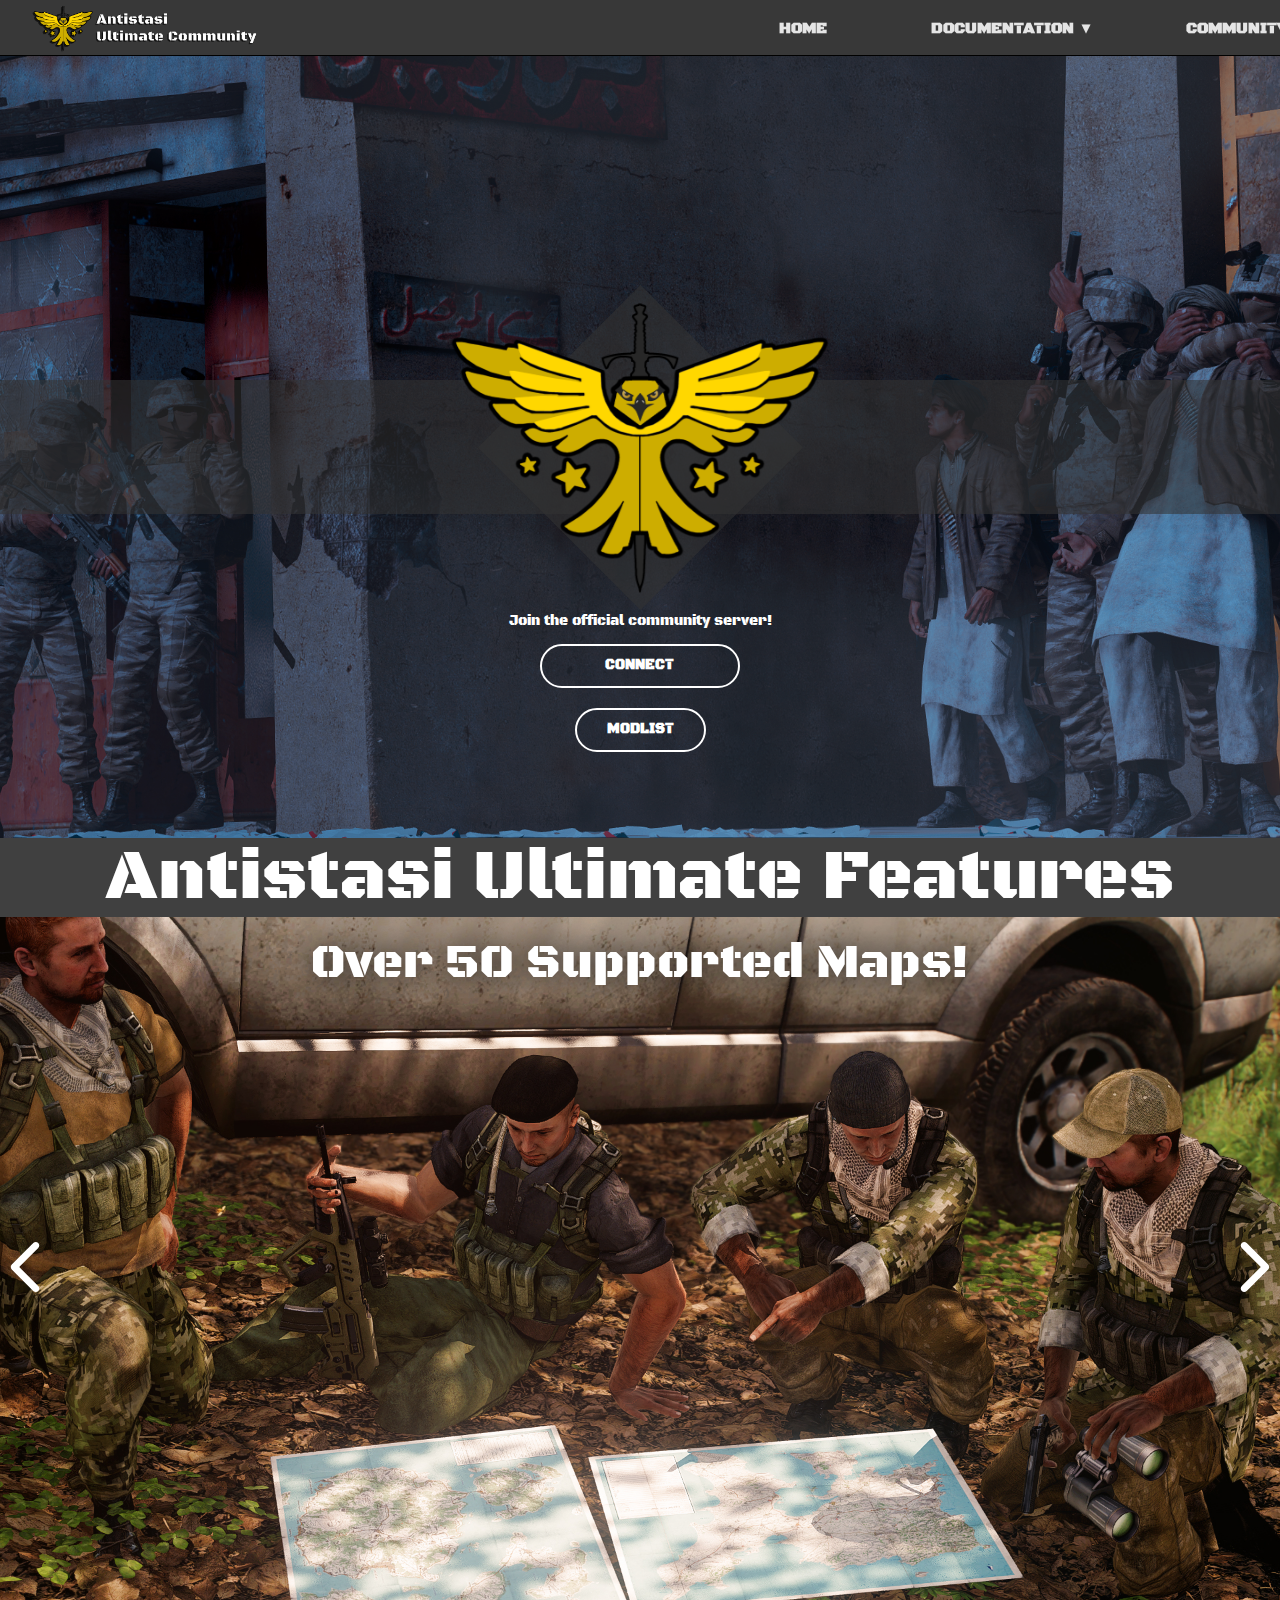
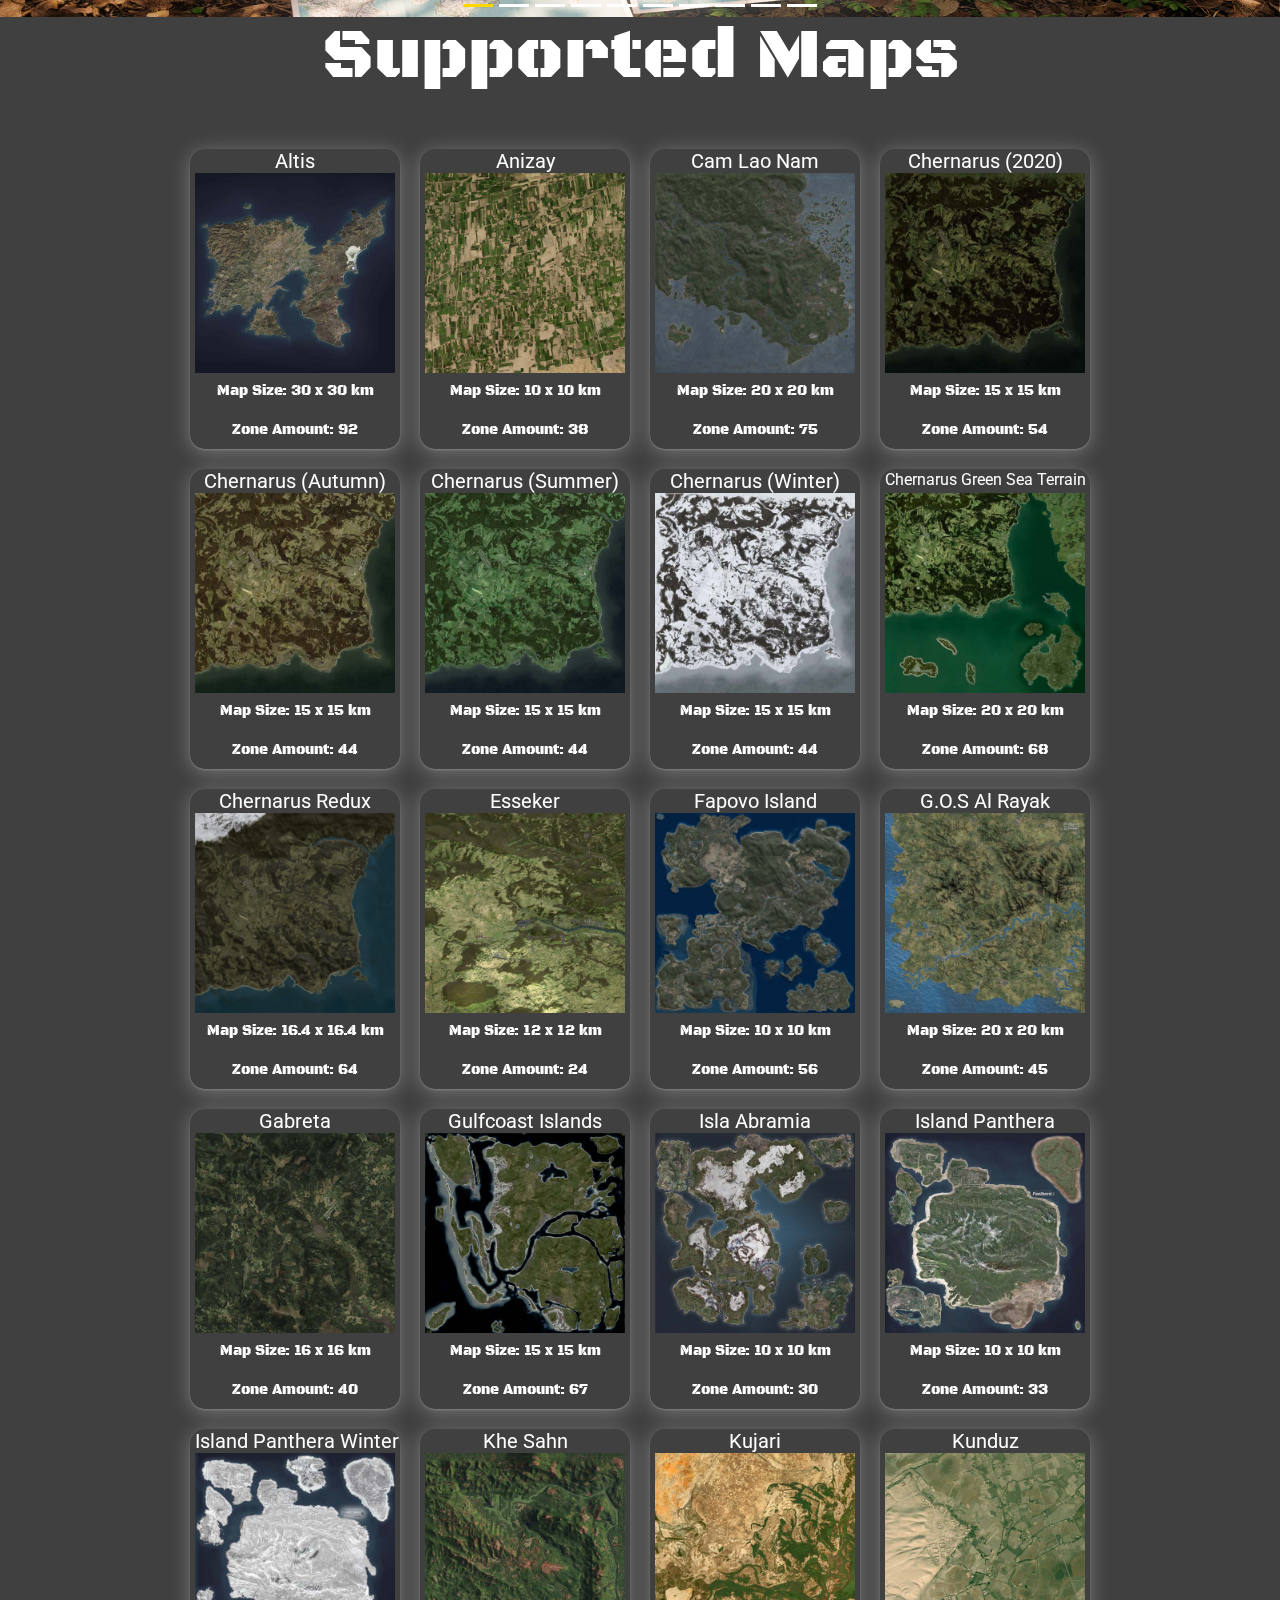
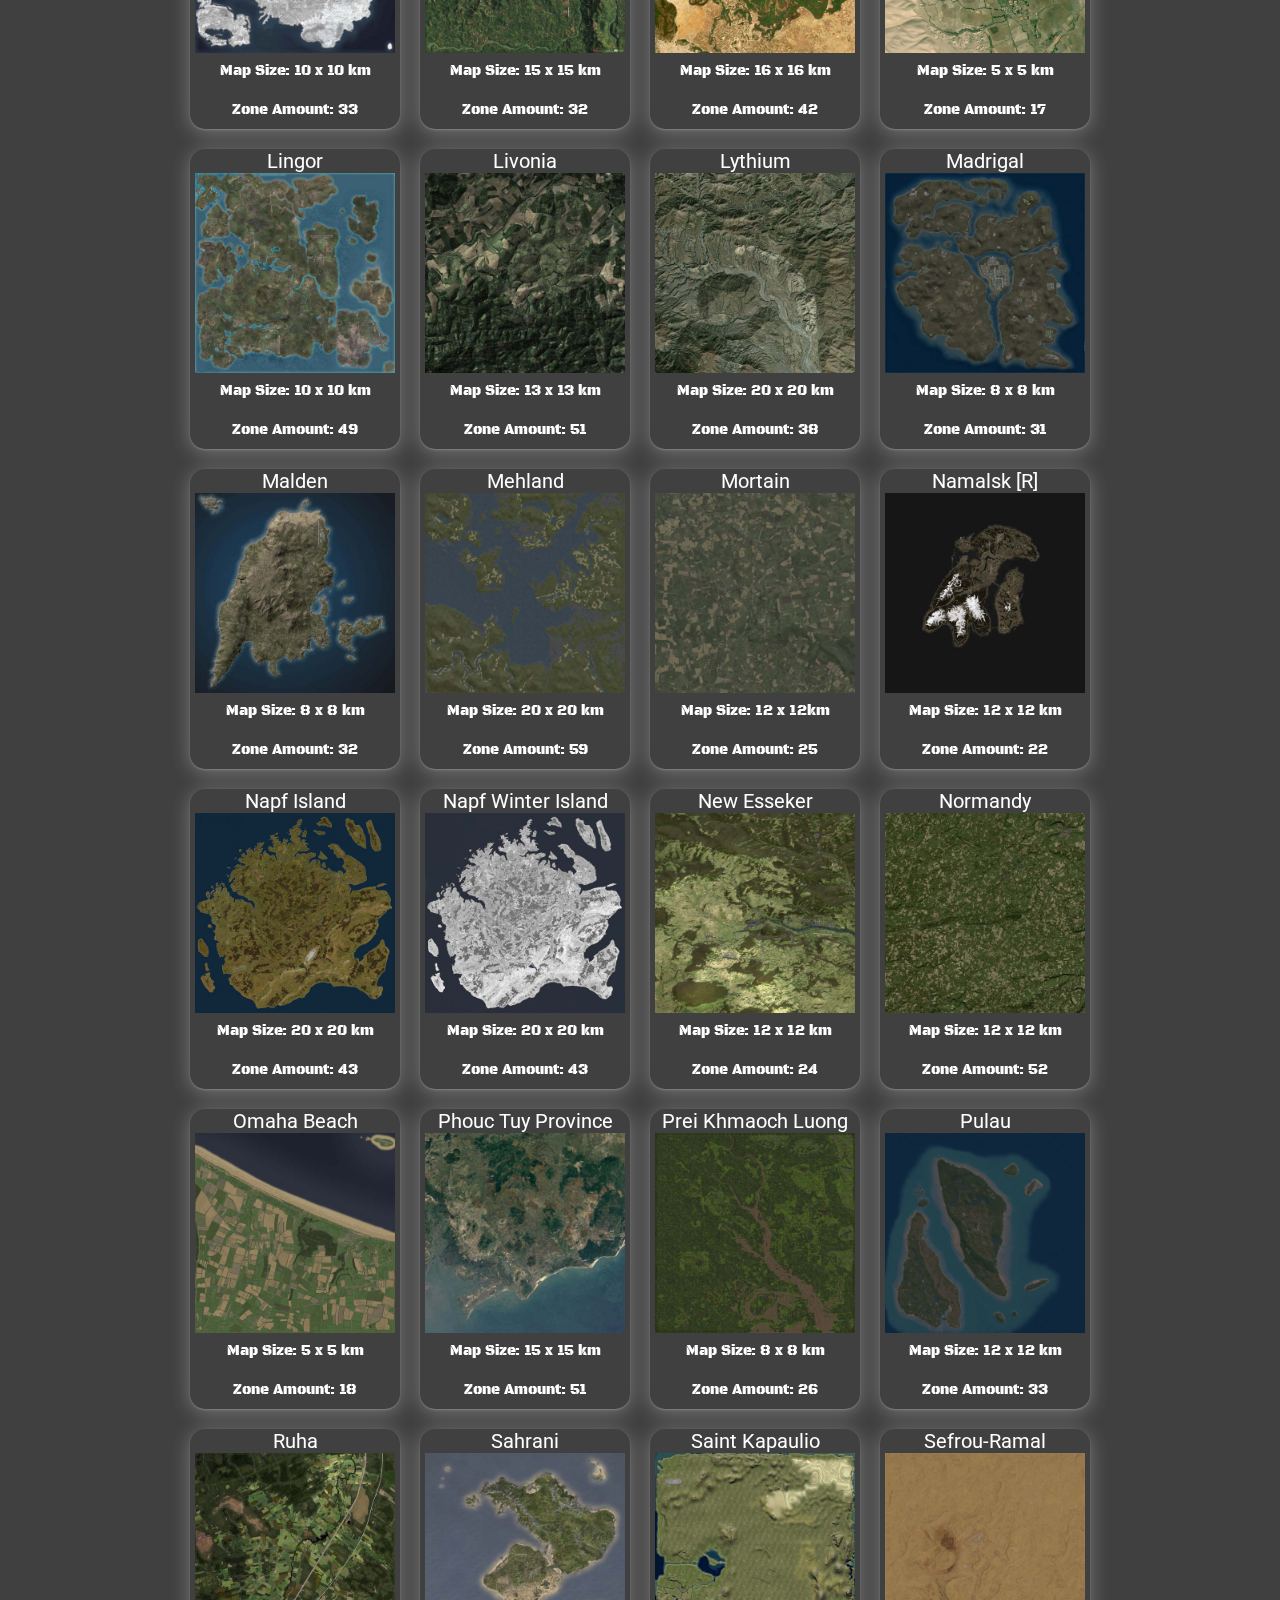
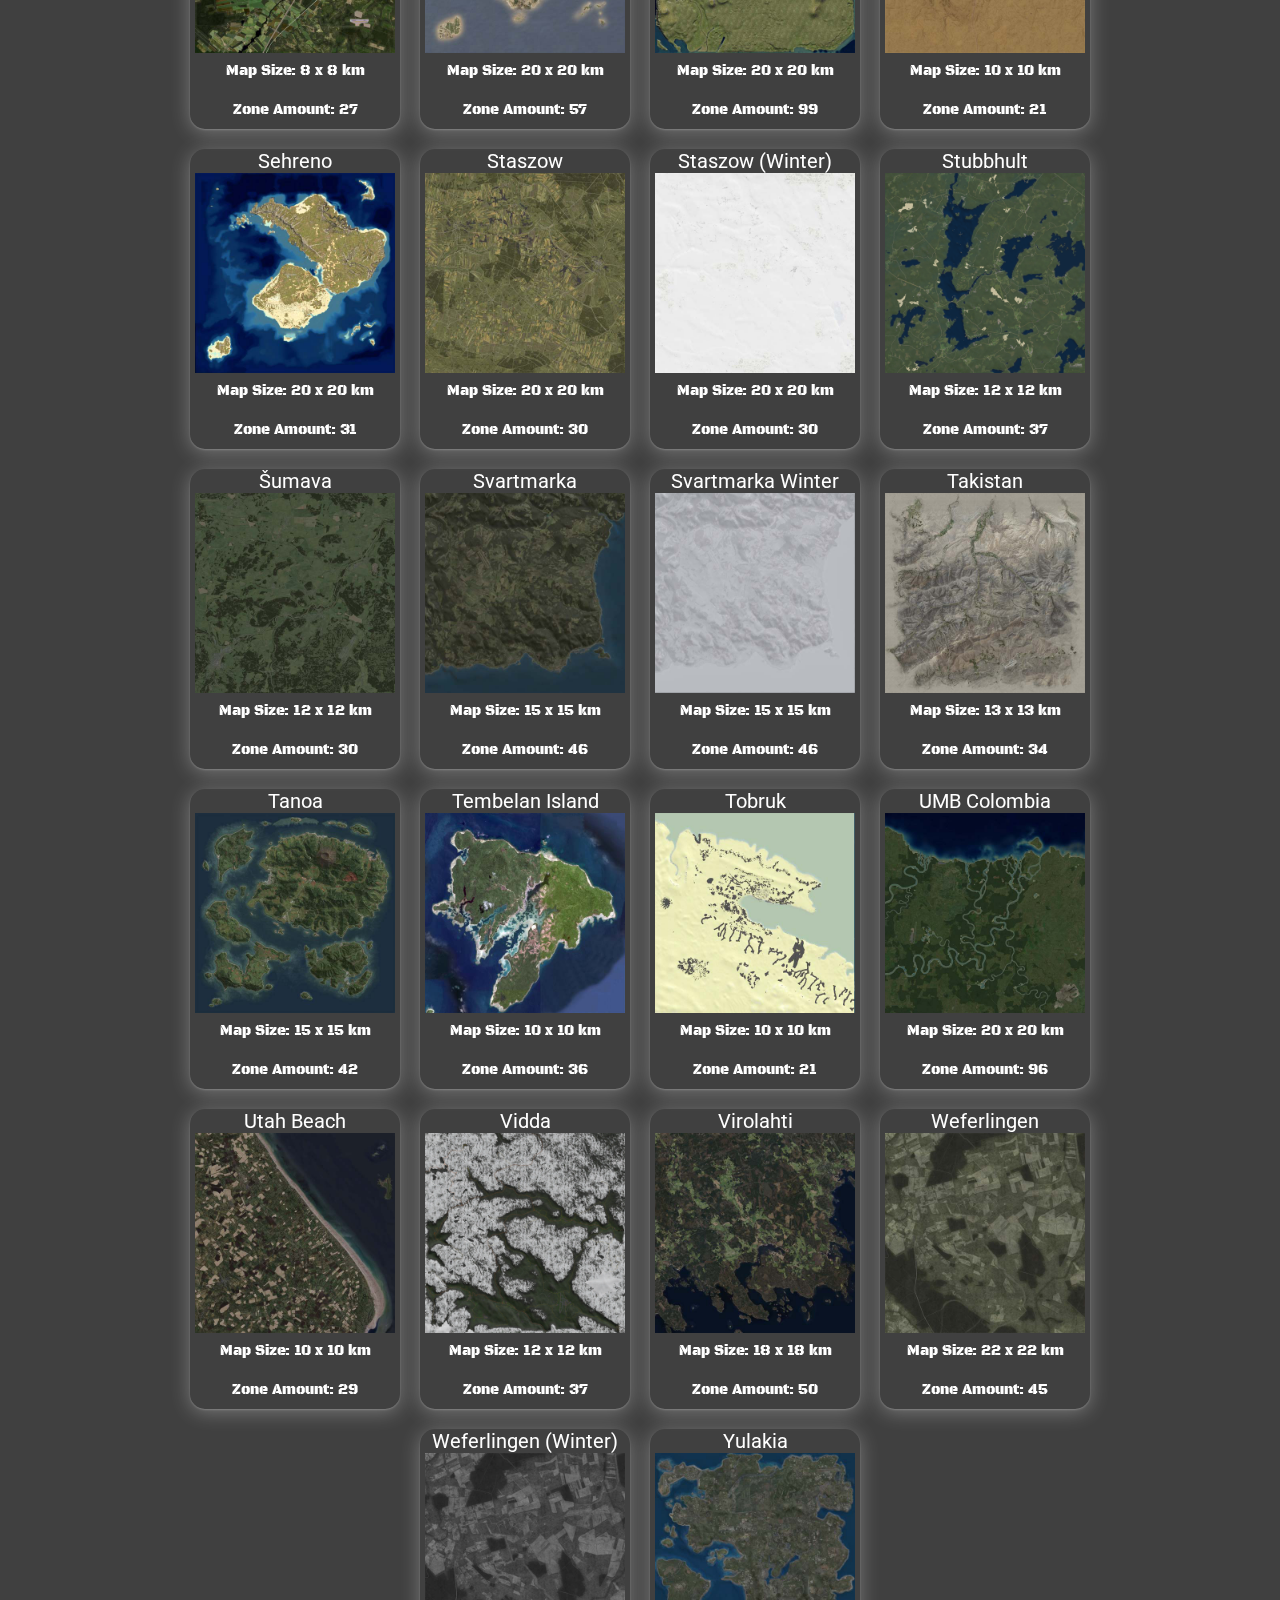
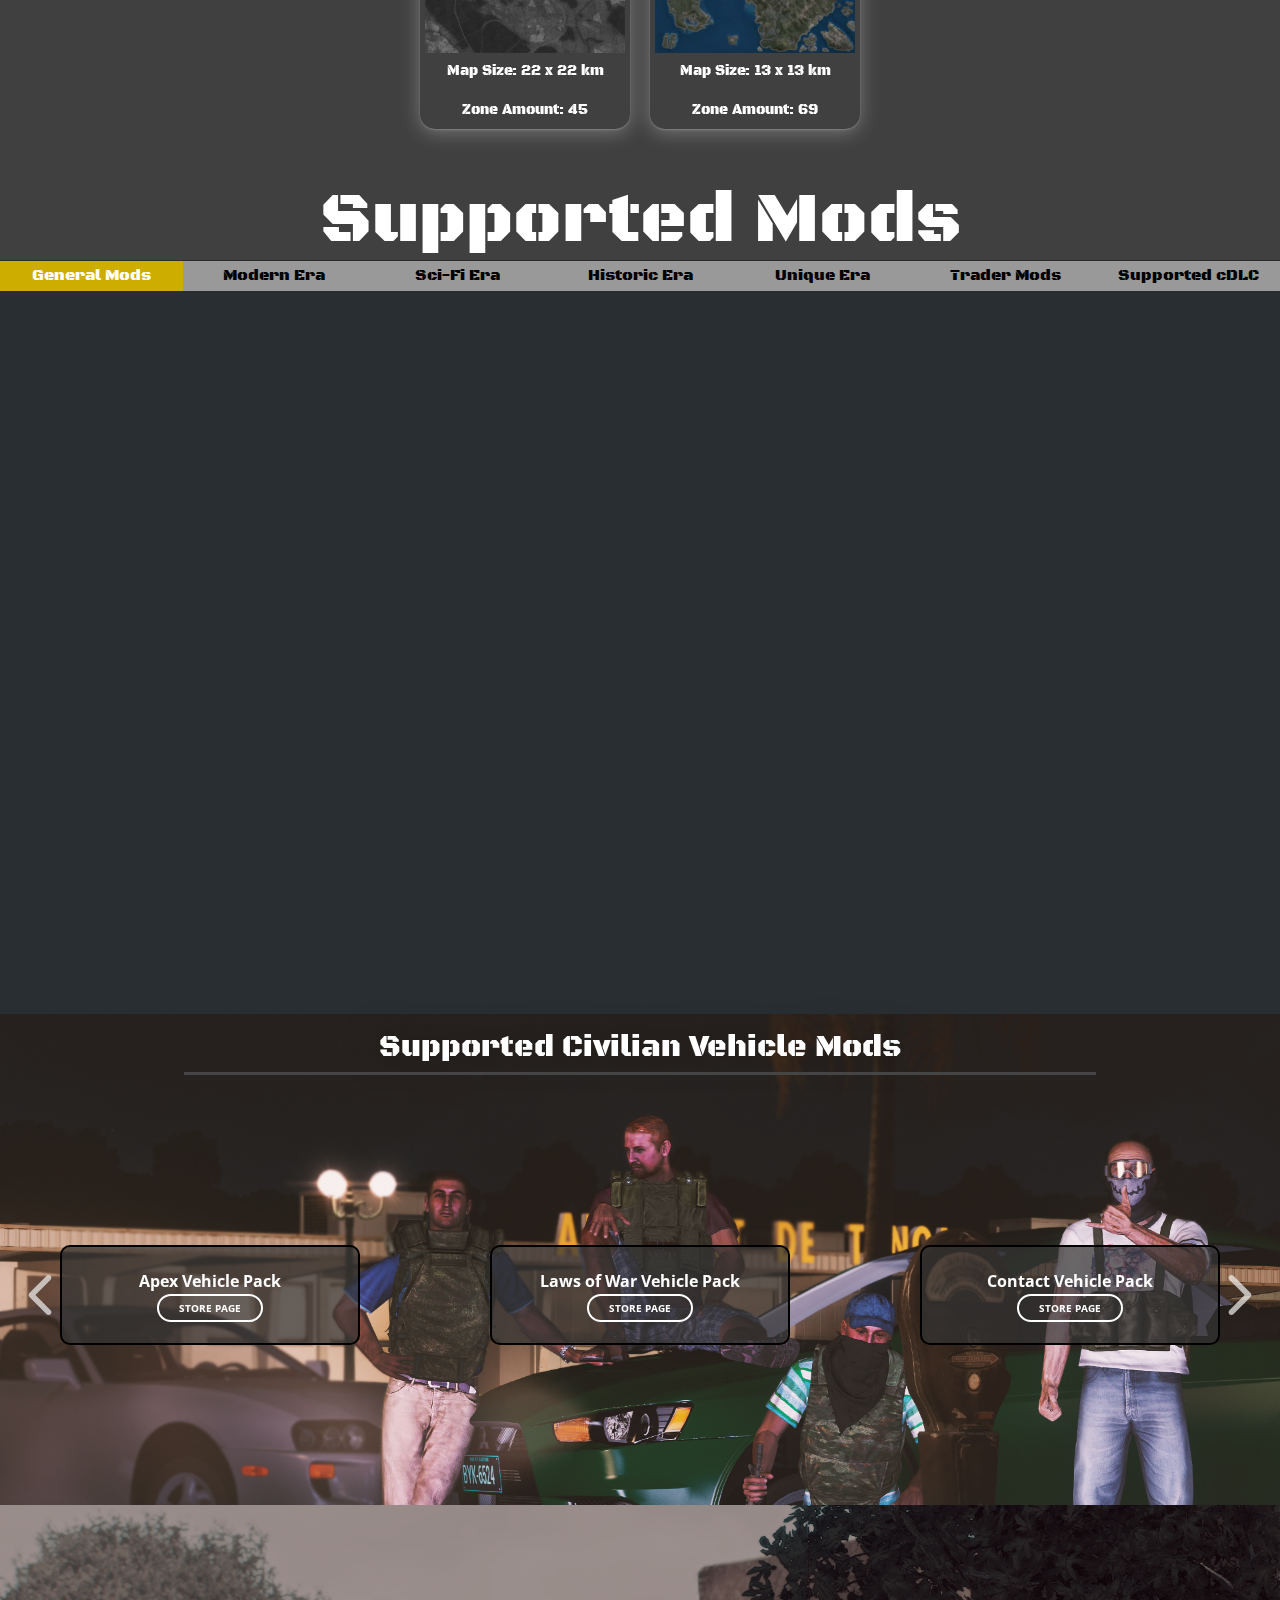
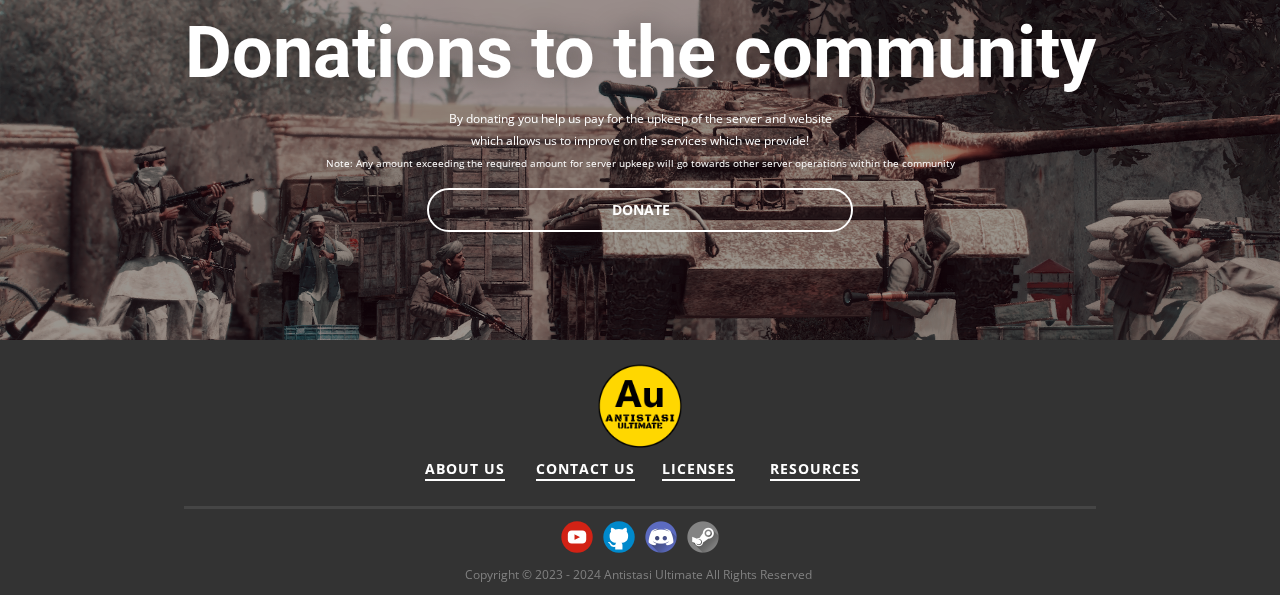
<file: Home/index.html>
<!DOCTYPE html>
<html lang="en-GB" style="font-size: 16px;">

<head>
	<meta charset="utf-8">
	<meta name="viewport" content="width=device-width, initial-scale=1">
	<style type="text/css">
		/* width */
		::-webkit-scrollbar {
			width: 5px;
		}

		/* Track */
		::-webkit-scrollbar-track {
			box-shadow: inset 0 0 5px rgb(41, 41, 41);
			border-radius: 5px;
		}

		/* Handle */
		::-webkit-scrollbar-thumb {
			background: #d1b902;
			border-radius: 10px;
		}

		/* Handle on hover */
		::-webkit-scrollbar-thumb:hover {
			background: #9e8c00;
		}
	</style>
	<title>Home Page - Antistasi Ultimate</title>
	<link href="/Site/nicepage.css" rel="stylesheet" />
	<link href="Home.css" rel="stylesheet" />
	<link href="../images/Yellow.png" rel="icon" />
	<link
		href="https://fonts.googleapis.com/css?family=Roboto:100,100i,300,300i,400,400i,500,500i,700,700i,900,900i|Open+Sans:300,300i,400,400i,500,500i,600,600i,700,700i,800,800i"
		id="u-theme-google-font" rel="stylesheet" />
	<link
		href="https://fonts.googleapis.com/css?family=Open+Sans:300,300i,400,400i,500,500i,600,600i,700,700i,800,800i|Montserrat:100,100i,200,200i,300,300i,400,400i,500,500i,600,600i,700,700i,800,800i,900,900i|Open+Sans:300,300i,400,400i,500,500i,600,600i,700,700i,800,800i|Black+Ops+One:400"
		id="u-page-google-font" rel="stylesheet" />
</head>
<meta name="keywords"
	content="AntistasiUltimate, Antistasi, Arma3, Mod, Steam, arma 3 antistasi ultimate, antistasi ultimate, Ultimate, Arma 3">
<meta name="description"
	content="Here you will find some useful information!: Supported Maps, Supported Mods And More!">
<meta name="robots" content="index, follow">
<meta name="language" content="English">
<meta name="revisit-after" content="2 days">
<meta name="author" content="Maxx">
<script class="u-script" type="text/javascript" src="../Site/jquery.js" defer></script>
<script class="u-script" type="text/javascript" src="../Site/nicepage.js" defer></script>
<script class="u-script" type="text/javascript" src="MapCards.js" defer></script>
<script type="application/ld+json">
    {
      "@context": "http://schema.org",
      "@type": "Organization",
      "name": "Antistasi Ultimate",
      "logo": "../images/UACLogoSmall.png",
      "sameAs": [
        "https://www.youtube.com/@AntistasiUltimateCommunity",
        "https://github.com/SilenceIsFatto/A3-Antistasi-Ultimate",
        "https://discord.gg/antistasiultimate",
        "https://steamcommunity.com/sharedfiles/filedetails/?id=3020755032"
      ]
    }
  </script>
<meta name="theme-color" content="#e8ba00">
<meta property="og:title" content="Antistasi Ultimate">
<meta property="og:description"
	content="The official site for the Antistasi Ultimate Mod for Arma3. All the information you need in one place!">
<meta property="og:type" content="website">
<meta property="og:image" content="../images/UACLogoSmall.png">
<meta data-intl-tel-input-cdn-path="intlTelInput/">

<body class="u-body u-xl-mode" data-include-products="false" data-lang="en" data-path-to-root="./">
	<header
		class="u-border-1 u-border-black u-border-no-left u-border-no-right u-border-no-top u-clearfix u-custom-color-2 u-header u-sticky u-sticky-aec2 u-valign-middle u-header"
		id="sec-4a1e">
		<nav class="u-align-right u-dropdown-icon u-menu u-menu-dropdown u-offcanvas u-menu-1"
			data-responsive-from="MD">
			<div class="menu-collapse u-custom-font"
				style="font-family: &quot;Black Ops One&quot;; font-size: 1rem; letter-spacing: 0px; font-weight: 700; text-transform: uppercase;">
				<a class="u-button-style u-custom-active-border-color u-custom-border u-custom-border-color u-custom-border-radius u-custom-borders u-custom-color u-custom-hover-border-color u-custom-left-right-menu-spacing u-custom-padding-bottom u-custom-text-active-color u-custom-text-color u-custom-text-hover-color u-custom-text-shadow u-custom-top-bottom-menu-spacing u-nav-link u-text-grey-10"
					href="#" style="padding: 5px 6px; font-size: calc(1em + 10px);"><svg class="u-svg-link"
						viewbox="0 0 24 24">
						<use xlink:href="#svg-c534" xmlns:xlink="http://www.w3.org/1999/xlink"></use>
					</svg> <svg class="u-svg-content" id="svg-c534" version="1.1" viewbox="0 0 16 16" x="0px"
						xmlns="http://www.w3.org/2000/svg" xmlns:xlink="http://www.w3.org/1999/xlink" y="0px">
						<g>
							<rect height="2" width="16" y="1"></rect>
							<rect height="2" width="16" y="7"></rect>
							<rect height="2" width="16" y="13"></rect>
						</g>
					</svg> </a>
			</div>

			<div class="u-custom-menu u-nav-container">
				<ul class="u-custom-font u-nav u-spacing-100 u-unstyled u-nav-1">
					<li class="u-nav-item"><a
							class="u-border-2 u-border-active-custom-color-4 u-border-hover-custom-color-4 u-border-no-left u-border-no-right u-border-no-top u-button-style u-nav-link u-text-active-custom-color-4 u-text-grey-10 u-text-hover-custom-color-4"
							href="/Home" style="padding: 10px 0px;">Home</a></li>
					<li class="u-nav-item"><a
							class="u-border-2 u-border-active-custom-color-4 u-border-hover-custom-color-4 u-border-no-left u-border-no-right u-border-no-top u-button-style u-nav-link u-text-active-custom-color-4 u-text-grey-10 u-text-hover-custom-color-4"
							href="https://github.com/SilenceIsFatto/A3-Antistasi-Ultimate" rel="nofollow"
							style="padding: 10px 0px;" target="_blank">Documentation</a>
						<div class="u-nav-popup">
							<ul
								class="u-border-2 u-border-grey-75 u-custom-font u-h-spacing-37 u-nav u-unstyled u-v-spacing-15 u-nav-2">
								<li class="u-nav-item"><a
										class="u-button-style u-grey-80 u-hover-grey-75 u-nav-link u-text-active-palette-3-base u-text-hover-custom-color-4"
										href="/Useful-Information">More Info</a></li>
								<li class="u-nav-item"><a
										class="u-button-style u-grey-80 u-hover-grey-75 u-nav-link u-text-active-palette-3-base u-text-hover-custom-color-4"
										href="/FAQ">FAQ</a></li>
								<li class="u-nav-item"><a
										class="u-button-style u-grey-80 u-hover-grey-75 u-nav-link u-text-active-palette-3-base u-text-hover-custom-color-4"
										href="/About-Page">About</a></li>
							</ul>
						</div>
					</li>
					<li class="u-nav-item"><a
							class="u-border-2 u-border-active-custom-color-4 u-border-hover-custom-color-4 u-border-no-left u-border-no-right u-border-no-top u-button-style u-nav-link u-text-active-custom-color-4 u-text-grey-10 u-text-hover-custom-color-4"
							href="/Community" style="padding: 10px 0px;">Community</a>
						<div class="u-nav-popup">
							<ul
								class="u-border-2 u-border-grey-75 u-custom-font u-h-spacing-37 u-nav u-unstyled u-v-spacing-15 u-nav-3">
								<li class="u-nav-item"><a
										class="u-button-style u-grey-80 u-hover-grey-75 u-nav-link u-text-active-palette-3-base u-text-hover-custom-color-4"
										href="https://github.com/SilenceIsFatto/A3-Antistasi-Ultimate"
										target="_blank">Github</a></li>
								<li class="u-nav-item"><a
										class="u-button-style u-grey-80 u-hover-grey-75 u-nav-link u-text-active-palette-3-base u-text-hover-custom-color-4"
										href="https://discord.gg/antistasiultimate" target="_blank">Discord</a></li>
								<li class="u-nav-item"><a
										class="u-button-style u-grey-80 u-hover-grey-75 u-nav-link u-text-active-palette-3-base u-text-hover-custom-color-4"
										href="https://steamcommunity.com/sharedfiles/filedetails/?id=3020755032"
										target="_blank">Steam Workshop</a></li>
							</ul>
						</div>
					</li>
				</ul>
			</div>

			<div class="u-custom-menu u-nav-container-collapse">
				<div
					class="u-black u-border-2 u-border-grey-75 u-container-style u-inner-container-layout u-opacity u-opacity-50 u-sidenav">
					<div class="u-inner-container-layout u-sidenav-overflow">
						<div class="u-menu-close"></div>

						<ul
							class="u-align-center u-custom-font u-nav u-popupmenu-items u-spacing-24 u-unstyled u-nav-4">
							<li class="u-nav-item"><a class="u-button-style u-nav-link" href="/Home">Home</a></li>
							<li class="u-nav-item"><a class="u-button-style u-nav-link"
									href="https://github.com/SilenceIsFatto/A3-Antistasi-Ultimate" rel="nofollow"
									target="_blank">Documentation</a>
								<div class="u-nav-popup">
									<ul
										class="u-border-2 u-border-grey-75 u-custom-font u-h-spacing-37 u-nav u-unstyled u-v-spacing-15 u-nav-5">
										<li class="u-nav-item"><a class="u-button-style u-nav-link"
												href="/Useful-Information">More Info</a></li>
										<li class="u-nav-item"><a class="u-button-style u-nav-link" href="/FAQ">FAQ</a>
										</li>
										<li class="u-nav-item"><a class="u-button-style u-nav-link"
												href="/About-Page">About</a></li>
									</ul>
								</div>
							</li>
							<li class="u-nav-item"><a class="u-button-style u-nav-link" href="/Community">Community</a>
								<div class="u-nav-popup">
									<ul
										class="u-border-2 u-border-grey-75 u-custom-font u-h-spacing-37 u-nav u-unstyled u-v-spacing-15 u-nav-6">
										<li class="u-nav-item"><a class="u-button-style u-nav-link"
												href="https://github.com/SilenceIsFatto/A3-Antistasi-Ultimate"
												target="_blank">Github</a></li>
										<li class="u-nav-item"><a class="u-button-style u-nav-link"
												href="https://discord.gg/antistasiultimate" target="_blank">Discord</a>
										</li>
										<li class="u-nav-item"><a class="u-button-style u-nav-link"
												href="https://steamcommunity.com/sharedfiles/filedetails/?id=3020755032"
												target="_blank">Steam Workshop</a></li>
									</ul>
								</div>
							</li>
						</ul>
					</div>
				</div>

				<div class="u-menu-overlay"></div>
			</div>
		</nav>
		<a class="u-align-left u-hover-feature u-image u-logo u-image-1" data-image-height="880" data-image-width="4534"
			href="/Home" title="Home"><img class="u-logo-image u-logo-image-1" src="../images/SiteLogo1.png" /> </a>
	</header>

	<section class="u-clearfix u-container-align-center u-image u-section-1" data-image-height="1080"
		data-image-width="1920" id="sec-6904">
		<div class="u-custom-color-2 u-expanded-width u-shape u-shape-rectangle u-shape-1"></div>

		<div
			class="u-align-center-lg u-align-center-md u-align-center-sm u-align-center-xl u-shape u-shape-svg u-text-custom-color-2 u-shape-2">
			<svg class="u-svg-link" preserveaspectratio="none" style="" viewbox="0 0 160 160">
				<use xlink:href="#svg-4aff" xmlns:xlink="http://www.w3.org/1999/xlink"></use>
			</svg> <svg class="u-svg-content" id="svg-4aff" viewbox="0 0 160 160" x="0px" y="0px">
				<path d="M160,80l-80,80L0,80L80,0L160,80z"></path>
			</svg>
		</div>
		<img alt="Antistasi Ultimate Logo" class="u-image u-image-contain u-image-default u-image-1"
			data-animation-delay="0" data-animation-duration="2000" data-animation-name="customAnimationIn"
			data-image-height="1352" data-image-width="2000" src="../images/UACLogoSmall.png" />
		<p
			class="u-align-center u-text u-text-default-lg u-text-default-md u-text-default-sm u-text-default-xs u-text-1">
			Join the official community server!</p>
		<a class="u-align-center u-border-2 u-border-white u-btn u-button-style u-custom-font u-hover-black u-none u-text-hover-white u-btn-1"
			href="steam://run/107410//-connect=138.201.62.114%20-port=2402" target="_blank">Connect</a> <a
			class="u-align-center u-border-2 u-border-white u-btn u-button-style u-custom-font u-hover-black u-none u-text-hover-white u-btn-2"
			href="https://discord.com/channels/817005365740044289/817012040673001492" target="_blank">Modlist</a>
	</section>

	<section class="u-clearfix u-section-2" id="sec-2462">
		<div class="u-clearfix u-sheet u-valign-middle u-sheet-1" id="Features">
			<h1 class="u-align-center u-custom-font u-text u-text-default u-text-1">Antistasi Ultimate Features</h1>
		</div>
	</section>

	<section class="u-carousel u-slide u-block-b308-1" data-interval="7500" data-u-ride="carousel" id="carousel-dad1">
		<ol class="u-absolute-hcenter u-carousel-indicators u-block-b308-2">
			<li class="u-active u-active-custom-color-4 u-hover-grey-25 u-white" data-u-slide-to="0"
				data-u-target="#carousel-dad1"></li>
			<li class="u-active-custom-color-4 u-hover-grey-25 u-white" data-u-slide-to="1"
				data-u-target="#carousel-dad1"></li>
			<li class="u-active-custom-color-4 u-hover-grey-25 u-white" data-u-slide-to="2"
				data-u-target="#carousel-dad1"></li>
			<li class="u-active-custom-color-4 u-hover-grey-25 u-white" data-u-slide-to="3"
				data-u-target="#carousel-dad1"></li>
			<li class="u-active-custom-color-4 u-hover-grey-25 u-white" data-u-slide-to="4"
				data-u-target="#carousel-dad1"></li>
			<li class="u-active-custom-color-4 u-hover-grey-25 u-white" data-u-slide-to="5"
				data-u-target="#carousel-dad1"></li>
			<li class="u-active-custom-color-4 u-hover-grey-25 u-white" data-u-slide-to="6"
				data-u-target="#carousel-dad1"></li>
			<li class="u-active-custom-color-4 u-hover-grey-25 u-white" data-u-slide-to="7"
				data-u-target="#carousel-dad1"></li>
			<li class="u-active-custom-color-4 u-hover-grey-25 u-white" data-u-slide-to="8"
				data-u-target="#carousel-dad1"></li>
			<li class="u-active-custom-color-4 u-hover-grey-25 u-white" data-u-slide-to="9"
				data-u-target="#carousel-dad1"></li>
		</ol>

		<div class="u-carousel-inner" role="listbox">
			<div class="u-active u-align-center u-carousel-item u-clearfix u-container-align-center u-image u-section-3-1"
				data-image-height="1080" data-image-width="1920">
				<div class="u-clearfix u-sheet u-sheet-1">
					<p class="u-align-center u-text u-text-default u-text-1" data-animation-delay="0"
						data-animation-duration="1000" data-animation-name="customAnimationIn">Over 50 Supported Maps!
					</p>
				</div>
			</div>

			<div class="u-align-center u-carousel-item u-clearfix u-container-align-center u-image u-section-3-2"
				data-image-height="1080" data-image-width="1920">
				<div class="u-clearfix u-sheet u-sheet-1">
					<p class="u-align-center u-text u-text-default u-text-1" data-animation-delay="0"
						data-animation-duration="1000" data-animation-name="customAnimationIn">Over 25 Supported
						Modsets!</p>
				</div>
			</div>

			<div class="u-align-center u-carousel-item u-clearfix u-container-align-center u-image u-section-3-3"
				data-image-height="540" data-image-width="960">
				<div class="u-clearfix u-sheet u-sheet-1">
					<p class="u-align-center u-text u-text-default u-text-1" data-animation-delay="0"
						data-animation-duration="1000" data-animation-name="customAnimationIn">Re-integrated Spearhead
						1944 compatibility.</p>
				</div>
			</div>

			<div class="u-align-center u-carousel-item u-clearfix u-container-align-center u-image u-section-3-4"
				data-image-height="540" data-image-width="960">
				<div class="u-clearfix u-sheet u-sheet-1">
					<p class="u-align-center u-text u-text-default u-text-1" data-animation-delay="0"
						data-animation-duration="1000" data-animation-name="customAnimationIn">Re-integrated Community
						undercover.</p>
				</div>
			</div>

			<div class="u-align-center u-carousel-item u-clearfix u-container-align-center u-image u-section-3-5"
				data-image-height="540" data-image-width="960">
				<div class="u-clearfix u-sheet u-sheet-1">
					<p class="u-align-center u-text u-text-default u-text-white u-text-1" data-animation-delay="0"
						data-animation-duration="1000" data-animation-name="customAnimationIn">Integrated Community​
						build system.</p>
				</div>
			</div>

			<div class="u-align-center u-carousel-item u-clearfix u-container-align-center-lg u-container-align-center-md u-container-align-center-sm u-container-align-center-xl u-image u-section-3-6"
				data-image-height="1080" data-image-width="1920">
				<div class="u-clearfix u-sheet u-sheet-1">
					<p class="u-align-center u-text u-text-default u-text-white u-text-1" data-animation-delay="0"
						data-animation-duration="1000" data-animation-name="customAnimationIn">Reworked Trader</p>

					<p class="u-align-center u-text u-text-default-lg u-text-default-md u-text-default-sm u-text-default-xl u-text-2"
						data-animation-delay="500" data-animation-duration="1000"
						data-animation-name="customAnimationIn">Dynamically adjusts the traders inventory depending
						which mods are loaded<br />
						Allowing full compatibility when mixing mods/factions around.</p>
				</div>
			</div>

			<div class="u-align-center u-carousel-item u-clearfix u-container-align-center-xl u-image u-section-3-7"
				data-image-height="540" data-image-width="960">
				<div class="u-clearfix u-sheet u-sheet-1">
					<p class="u-align-center u-text u-text-default u-text-white u-text-1" data-animation-delay="0"
						data-animation-duration="1000" data-animation-name="customAnimationIn">Roadblock tier system</p>

					<p class="u-align-center u-text u-text-default-lg u-text-default-md u-text-default-sm u-text-default-xl u-text-2"
						data-animation-delay="500" data-animation-duration="1000"
						data-animation-name="customAnimationIn">making roadblocks a challenge at higher war levels.</p>
				</div>
			</div>

			<div class="u-align-center u-carousel-item u-clearfix u-container-align-center-xl u-image u-section-3-8"
				data-image-height="1080" data-image-width="1920">
				<div class="u-clearfix u-sheet u-sheet-1">
					<p class="u-align-center u-text u-text-default u-text-white u-text-1" data-animation-delay="0"
						data-animation-duration="1000" data-animation-name="customAnimationIn">Improved garrisons</p>

					<p class="u-align-center u-text u-text-default-lg u-text-default-md u-text-default-sm u-text-default-xl u-text-2"
						data-animation-delay="500" data-animation-duration="1000"
						data-animation-name="customAnimationIn">no longer will you see militia in outposts at war level
						9.</p>
				</div>
			</div>

			<div class="u-align-center u-carousel-item u-clearfix u-container-align-center-xl u-image u-section-3-9"
				data-image-height="1080" data-image-width="1920">
				<div class="u-clearfix u-sheet u-sheet-1">
					<p class="u-align-center u-text u-text-default u-text-white u-text-1" data-animation-delay="0"
						data-animation-duration="1000" data-animation-name="customAnimationIn">Special templates</p>

					<p class="u-align-center u-text u-text-default-lg u-text-default-md u-text-default-sm u-text-default-xl u-text-2"
						data-animation-delay="500" data-animation-duration="1000"
						data-animation-name="customAnimationIn">Such as STALKER which has support for emissions and
						anomalies.<br />
						Or the Zombie civ faction. Take over a city, and civilians will start moving in again!</p>
				</div>
			</div>

			<div class="u-align-center u-carousel-item u-clearfix u-container-align-center-xl u-container-align-center-xs u-image u-section-3-10"
				data-image-height="1080" data-image-width="1920">
				<div class="u-clearfix u-sheet u-sheet-1">
					<p class="u-align-center u-text u-text-default-lg u-text-default-md u-text-default-sm u-text-default-xl u-text-white u-text-1"
						data-animation-delay="0" data-animation-duration="1000" data-animation-name="customAnimationIn">
						Improved Melee System integration.</p>
				</div>
			</div>
		</div>
		<a class="u-absolute-vcenter u-carousel-control u-carousel-control-prev u-text-hover-custom-color-4 u-text-white u-block-b308-5"
			data-u-slide="prev" href="#carousel-dad1" role="button"><span aria-hidden="true"><svg
					viewbox="0 0 451.847 451.847">
					<path d="M97.141,225.92c0-8.095,3.091-16.192,9.259-22.366L300.689,9.27c12.359-12.359,32.397-12.359,44.751,0
c12.354,12.354,12.354,32.388,0,44.748L173.525,225.92l171.903,171.909c12.354,12.354,12.354,32.391,0,44.744
c-12.354,12.365-32.386,12.365-44.745,0l-194.29-194.281C100.226,242.115,97.141,234.018,97.141,225.92z"></path>
				</svg> </span> <span class="sr-only"> <svg viewbox="0 0 451.847 451.847">
					<path d="M97.141,225.92c0-8.095,3.091-16.192,9.259-22.366L300.689,9.27c12.359-12.359,32.397-12.359,44.751,0
c12.354,12.354,12.354,32.388,0,44.748L173.525,225.92l171.903,171.909c12.354,12.354,12.354,32.391,0,44.744
c-12.354,12.365-32.386,12.365-44.745,0l-194.29-194.281C100.226,242.115,97.141,234.018,97.141,225.92z"></path>
				</svg> </span> </a> <a
			class="u-absolute-vcenter u-carousel-control u-carousel-control-next u-text-hover-custom-color-4 u-text-white u-block-b308-4"
			data-u-slide="next" href="#carousel-dad1" role="button"> <span aria-hidden="true"> <svg
					viewbox="0 0 451.846 451.847">
					<path d="M345.441,248.292L151.154,442.573c-12.359,12.365-32.397,12.365-44.75,0c-12.354-12.354-12.354-32.391,0-44.744
L278.318,225.92L106.409,54.017c-12.354-12.359-12.354-32.394,0-44.748c12.354-12.359,32.391-12.359,44.75,0l194.287,194.284
c6.177,6.18,9.262,14.271,9.262,22.366C354.708,234.018,351.617,242.115,345.441,248.292z"></path>
				</svg> </span> <span class="sr-only"> <svg viewbox="0 0 451.846 451.847">
					<path d="M345.441,248.292L151.154,442.573c-12.359,12.365-32.397,12.365-44.75,0c-12.354-12.354-12.354-32.391,0-44.744
L278.318,225.92L106.409,54.017c-12.354-12.359-12.354-32.394,0-44.748c12.354-12.359,32.391-12.359,44.75,0l194.287,194.284
c6.177,6.18,9.262,14.271,9.262,22.366C354.708,234.018,351.617,242.115,345.441,248.292z"></path>
				</svg> </span> </a>
	</section>

	<section class="u-clearfix u-section-4" id="carousel_e5e8">
		<div class="u-clearfix u-sheet u-valign-middle u-sheet-1" id="Maps">
			<h1 class="u-align-center u-custom-font u-text u-text-default u-text-1">Supported Maps</h1>
		</div>
	</section>

	<section class="card-section">
		<div id="card-grid" class="card-grid">
			<div class="card-container">
				<div class="card-base" onclick="this.classList.toggle('flipped')">
					<!-- Front side -->
					<div class="card-front">
						<div class="card-top">
							<h1 class="card-text">Altis</h1>
						</div>
						<div class="card-middle">
							<img class="card-image" src="../images/satmaps/satmap-altis.webp" alt="SatMap">
							<p class="card-middle-text" style="margin: -3px">Map Size: 30 x 30 km</p>
							<p class="card-middle-text">Zone Amount: 92</p>
						</div>
						<div class="card-bottom"></div>
					</div>
					<!-- Back side -->
					<div class="card-back">
						<div class="card-top-back">
							<h1 class="card-text">Altis</h1>
						</div>
						<div class="card-middle-back">
							<p class="card-middle-text-back" style="margin: 10px">Antistasi_Altis.Altis</p>
							<p class="card-middle-text-back">Resources: 12</p>
							<p class="card-middle-text-back">Factories: 13</p>
							<p class="card-middle-text-back">Outposts: 50</p>
							<p class="card-middle-text-back">Seaports: 6</p>
							<p class="card-middle-text-back">Military Bases: 5</p>
							<p class="card-middle-text-back">Airports: 6</p>
						</div>
						<div class="card-bottom-back">
							<!-- Button to Steam Page -->
							<a href="https://store.steampowered.com/app/107410/Arma_3/" target="_blank"
								rel="noopener noreferrer" class="card-button card-button1">Steam Page</a>
						</div>
					</div>
				</div>
			</div>
			<div class="card-container">
				<div class="card-base" onclick="this.classList.toggle('flipped')">
					<!-- Front side -->
					<div class="card-front">
						<div class="card-top">
							<h1 class="card-text">Anizay</h1>
						</div>
						<div class="card-middle">
							<img class="card-image" src="../images/satmaps/satmap-anizay.webp" alt="SatMap">
							<p class="card-middle-text" style="margin: -3px">Map Size: 10 x 10 km</p>
							<p class="card-middle-text">Zone Amount: 38</p>
						</div>
						<div class="card-bottom"></div>
					</div>
					<!-- Back side -->
					<div class="card-back">
						<div class="card-top-back">
							<h1 class="card-text">Anizay</h1>
						</div>
						<div class="card-middle-back">
							<p class="card-middle-text-back" style="margin: 10px">Antistasi_tem_anizay.tem_anizay</p>
							<p class="card-middle-text-back">Resources: 14</p>
							<p class="card-middle-text-back">Factories: 5</p>
							<p class="card-middle-text-back">Outposts: 15</p>
							<p class="card-middle-text-back">Seaports: 0</p>
							<p class="card-middle-text-back">Military Bases: 2</p>
							<p class="card-middle-text-back">Airports: 2</p>
						</div>
						<div class="card-bottom-back">
							<a href="https://steamcommunity.com/sharedfiles/filedetails/?id=1537973181" target="_blank"
								rel="noopener noreferrer" class="card-button card-button1">Workshop Page</a>
						</div>
					</div>
				</div>
			</div>
			<div class="card-container">
				<div class="card-base" onclick="this.classList.toggle('flipped')">
					<!-- Front side -->
					<div class="card-front">
						<div class="card-top">
							<h1 class="card-text">Cam Lao Nam</h1>
						</div>
						<div class="card-middle">
							<img class="card-image" src="../images/satmaps/satmap-cam-lao-nam.webp" alt="SatMap">
							<p class="card-middle-text" style="margin: -3px">Map Size: 20 x 20 km</p>
							<p class="card-middle-text">Zone Amount: 75</p>
						</div>
						<div class="card-bottom"></div>
					</div>
					<!-- Back side -->
					<div class="card-back">
						<div class="card-top-back">
							<h1 class="card-text">Cam Lao Nam</h1>
						</div>
						<div class="card-middle-back">
							<p class="card-middle-text-back" style="margin: 10px">Antistasi_cam_lao_nam.cam_lao_nam</p>
							<p class="card-middle-text-back">Resources: 17</p>
							<p class="card-middle-text-back">Factories: 4</p>
							<p class="card-middle-text-back">Outposts: 39</p>
							<p class="card-middle-text-back">Seaports: 5</p>
							<p class="card-middle-text-back">Military Bases: 6</p>
							<p class="card-middle-text-back">Airports: 4</p>
						</div>
						<div class="card-bottom-back">
							<a href="https://store.steampowered.com/app/1227700/Arma_3_Creator_DLC_SOG_Prairie_Fire/?curator_clanid=2799889"
								target="_blank" rel="noopener noreferrer" class="card-button card-button1">Steam
								Page</a>
						</div>
					</div>
				</div>
			</div>
			<div class="card-container">
				<div class="card-base" onclick="this.classList.toggle('flipped')">
					<!-- Front side -->
					<div class="card-front">
						<div class="card-top">
							<h1 class="card-text">Chernarus (2020)</h1>
						</div>
						<div class="card-middle">
							<img class="card-image" src="../images/satmaps/satmap-chernarus-2020.webp" alt="SatMap">
							<p class="card-middle-text" style="margin: -3px">Map Size: 15 x 15 km</p>
							<p class="card-middle-text">Zone Amount: 54</p>
						</div>
						<div class="card-bottom"></div>
					</div>
					<!-- Back side -->
					<div class="card-back">
						<div class="card-top-back">
							<h1 class="card-text">Chernarus (2020)</h1>
						</div>
						<div class="card-middle-back">
							<p class="card-middle-text-back" style="margin: 10px">
								Antistasi_cup_chernarus_A3.cup_chernarus_A3</p>
							<p class="card-middle-text-back">Resources: 10</p>
							<p class="card-middle-text-back">Factories: 10</p>
							<p class="card-middle-text-back">Outposts: 22</p>
							<p class="card-middle-text-back">Seaports: 5</p>
							<p class="card-middle-text-back">Military Bases: 4</p>
							<p class="card-middle-text-back">Airports: 3</p>
						</div>
						<div class="card-bottom-back">
							<a href="https://steamcommunity.com/sharedfiles/filedetails/?id=1981964169" target="_blank"
								rel="noopener noreferrer" class="card-button card-button1">Workshop Page</a>
						</div>
					</div>
				</div>
			</div>
			<div class="card-container">
				<div class="card-base" onclick="this.classList.toggle('flipped')">
					<!-- Front side -->
					<div class="card-front">
						<div class="card-top">
							<h1 class="card-text">Chernarus (Autumn)</h1>
						</div>
						<div class="card-middle">
							<img class="card-image" src="../images/satmaps/satmap-chernarus.webp" alt="SatMap">
							<p class="card-middle-text" style="margin: -3px">Map Size: 15 x 15 km</p>
							<p class="card-middle-text">Zone Amount: 44</p>
						</div>
						<div class="card-bottom"></div>
					</div>
					<!-- Back side -->
					<div class="card-back">
						<div class="card-top-back">
							<h1 class="card-text">Chernarus (Autumn)</h1>
						</div>
						<div class="card-middle-back">
							<p class="card-middle-text-back" style="margin: 10px">Antistasi_chernarus.chernarus</p>
							<p class="card-middle-text-back">Resources: 9</p>
							<p class="card-middle-text-back">Factories: 5</p>
							<p class="card-middle-text-back">Outposts: 21</p>
							<p class="card-middle-text-back">Seaports: 5</p>
							<p class="card-middle-text-back">Military Bases: 1</p>
							<p class="card-middle-text-back">Airports: 3</p>
						</div>
						<div class="card-bottom-back">
							<a href="https://steamcommunity.com/sharedfiles/filedetails/?id=583544987" target="_blank"
								rel="noopener noreferrer" class="card-button card-button1">Workshop Page</a>
						</div>
					</div>
				</div>
			</div>
			<div class="card-container">
				<div class="card-base" onclick="this.classList.toggle('flipped')">
					<!-- Front side -->
					<div class="card-front">
						<div class="card-top">
							<h1 class="card-text">Chernarus (Summer)</h1>
						</div>
						<div class="card-middle">
							<img class="card-image" src="../images/satmaps/satmap-chernarus-summer.webp" alt="SatMap">
							<p class="card-middle-text" style="margin: -3px">Map Size: 15 x 15 km</p>
							<p class="card-middle-text">Zone Amount: 44</p>
						</div>
						<div class="card-bottom"></div>
					</div>
					<!-- Back side -->
					<div class="card-back">
						<div class="card-top-back">
							<h1 class="card-text">Chernarus (Summer)</h1>
						</div>
						<div class="card-middle-back">
							<p class="card-middle-text-back" style="margin: 10px">
								Antistasi_chernarus_summer.chernarus_summer</p>
							<p class="card-middle-text-back">Resources: 9</p>
							<p class="card-middle-text-back">Factories: 5</p>
							<p class="card-middle-text-back">Outposts: 21</p>
							<p class="card-middle-text-back">Seaports: 5</p>
							<p class="card-middle-text-back">Military Bases: 1</p>
							<p class="card-middle-text-back">Airports: 3</p>
						</div>
						<div class="card-bottom-back">
							<a href="https://steamcommunity.com/sharedfiles/filedetails/?id=583544987" target="_blank"
								rel="noopener noreferrer" class="card-button card-button1">Workshop Page</a>
						</div>
					</div>
				</div>
			</div>
			<div class="card-container">
				<div class="card-base" onclick="this.classList.toggle('flipped')">
					<!-- Front side -->
					<div class="card-front">
						<div class="card-top">
							<h1 class="card-text">Chernarus (Winter)</h1>
						</div>
						<div class="card-middle">
							<img class="card-image" src="../images/satmaps/satmap-chernarus-winter.webp" alt="SatMap">
							<p class="card-middle-text" style="margin: -3px">Map Size: 15 x 15 km</p>
							<p class="card-middle-text">Zone Amount: 44</p>
						</div>
						<div class="card-bottom"></div>
					</div>
					<!-- Back side -->
					<div class="card-back">
						<div class="card-top-back">
							<h1 class="card-text">Chernarus (Winter)</h1>
						</div>
						<div class="card-middle-back">
							<p class="card-middle-text-back" style="margin: 10px">
								Antistasi_chernarus_winter.chernarus_winter</p>
							<p class="card-middle-text-back">Resources: 9</p>
							<p class="card-middle-text-back">Factories: 5</p>
							<p class="card-middle-text-back">Outposts: 21</p>
							<p class="card-middle-text-back">Seaports: 5</p>
							<p class="card-middle-text-back">Military Bases: 1</p>
							<p class="card-middle-text-back">Airports: 3</p>
						</div>
						<div class="card-bottom-back">
							<a href="https://steamcommunity.com/sharedfiles/filedetails/?id=583544987" target="_blank"
								rel="noopener noreferrer" class="card-button card-button1">Workshop Page</a>
						</div>
					</div>
				</div>
			</div>
			<div class="card-container">
				<div class="card-base" onclick="this.classList.toggle('flipped')">
					<!-- Front side -->
					<div class="card-front">
						<div class="card-top">
							<h1 class="card-text">Chernarus Green Sea Terrain</h1>
						</div>
						<div class="card-middle">
							<img class="card-image" src="../images/satmaps/satmap-greensea.webp" alt="SatMap">
							<p class="card-middle-text" style="margin: -3px">Map Size: 20 x 20 km</p>
							<p class="card-middle-text">Zone Amount: 68</p>
						</div>
						<div class="card-bottom"></div>
					</div>
					<!-- Back side -->
					<div class="card-back">
						<div class="card-top-back">
							<h1 class="card-text">Chernarus Green Sea Terrain</h1>
						</div>
						<div class="card-middle-back">
							<p class="card-middle-text-back" style="margin: 10px">Antistasi_green_sea.green_sea</p>
							<p class="card-middle-text-back">Resources: 11</p>
							<p class="card-middle-text-back">Factories: 8</p>
							<p class="card-middle-text-back">Outposts: 29</p>
							<p class="card-middle-text-back">Seaports: 10</p>
							<p class="card-middle-text-back">Military Bases: 3</p>
							<p class="card-middle-text-back">Airports: 7</p>
						</div>
						<div class="card-bottom-back">
							<a href="https://steamcommunity.com/sharedfiles/filedetails/?id=2645015212" target="_blank"
								rel="noopener noreferrer" class="card-button card-button1">Workshop Page</a>
						</div>
					</div>
				</div>
			</div>
			<div class="card-container">
				<div class="card-base" onclick="this.classList.toggle('flipped')">
					<!-- Front side -->
					<div class="card-front">
						<div class="card-top">
							<h1 class="card-text">Chernarus Redux</h1>
						</div>
						<div class="card-middle">
							<img class="card-image" src="../images/satmaps/satmap-chernarus-redux.webp" alt="SatMap">
							<p class="card-middle-text" style="margin: -3px">Map Size: 16.4 x 16.4 km</p>
							<p class="card-middle-text">Zone Amount: 64</p>
						</div>
						<div class="card-bottom"></div>
					</div>
					<!-- Back side -->
					<div class="card-back">
						<div class="card-top-back">
							<h1 class="card-text">Chernarus Redux</h1>
						</div>
						<div class="card-middle-back">
							<p class="card-middle-text-back" style="margin: 10px">
								Antistasi.chernarusredux.chernarusredux</p>
							<p class="card-middle-text-back">Resources: 12</p>
							<p class="card-middle-text-back">Factories: 10</p>
							<p class="card-middle-text-back">Outposts: 31</p>
							<p class="card-middle-text-back">Seaports: 5</p>
							<p class="card-middle-text-back">Military Bases: 2</p>
							<p class="card-middle-text-back">Airports: 4</p>
						</div>
						<div class="card-bottom-back">
							<a href="https://steamcommunity.com/sharedfiles/filedetails/?id=1128256978" target="_blank"
								rel="noopener noreferrer" class="card-button card-button1">Workshop Page</a>
						</div>
					</div>
				</div>
			</div>
			<div class="card-container">
				<div class="card-base" onclick="this.classList.toggle('flipped')">
					<!-- Front side -->
					<div class="card-front">
						<div class="card-top">
							<h1 class="card-text">Esseker</h1>
						</div>
						<div class="card-middle">
							<img class="card-image" src="../images/satmaps/satmap-esseker.webp" alt="SatMap">
							<p class="card-middle-text" style="margin: -3px">Map Size: 12 x 12 km</p>
							<p class="card-middle-text">Zone Amount: 24</p>
						</div>
						<div class="card-bottom"></div>
					</div>
					<!-- Back side -->
					<div class="card-back">
						<div class="card-top-back">
							<h1 class="card-text">Esseker</h1>
						</div>
						<div class="card-middle-back">
							<p class="card-middle-text-back" style="margin: 10px">Antistasi_Esseker.Esseker</p>
							<p class="card-middle-text-back">Resources: 5</p>
							<p class="card-middle-text-back">Factories: 3</p>
							<p class="card-middle-text-back">Outposts: 11</p>
							<p class="card-middle-text-back">Seaports: 0</p>
							<p class="card-middle-text-back">Military Bases: 2</p>
							<p class="card-middle-text-back">Airports: 3</p>
						</div>
						<div class="card-bottom-back">
							<a href="https://steamcommunity.com/sharedfiles/filedetails/?id=498101407" target="_blank"
								rel="noopener noreferrer" class="card-button card-button1">Workshop Page</a>
						</div>
					</div>
				</div>
			</div>
			<div class="card-container">
				<div class="card-base" onclick="this.classList.toggle('flipped')">
					<!-- Front side -->
					<div class="card-front">
						<div class="card-top">
							<h1 class="card-text">Fapovo Island</h1>
						</div>
						<div class="card-middle">
							<img class="card-image" src="../images/satmaps/satmap-fapovo-island.webp" alt="SatMap">
							<p class="card-middle-text" style="margin: -3px">Map Size: 10 x 10 km</p>
							<p class="card-middle-text">Zone Amount: 56</p>
						</div>
						<div class="card-bottom"></div>
					</div>
					<!-- Back side -->
					<div class="card-back">
						<div class="card-top-back">
							<h1 class="card-text">Fapovo Island</h1>
						</div>
						<div class="card-middle-back">
							<p class="card-middle-text-back" style="margin: 10px">Antistasi.fopovo.fopovo</p>
							<p class="card-middle-text-back">Resources: 9</p>
							<p class="card-middle-text-back">Factories: 5</p>
							<p class="card-middle-text-back">Outposts: 18</p>
							<p class="card-middle-text-back">Seaports: 8</p>
							<p class="card-middle-text-back">Military Bases: 5</p>
							<p class="card-middle-text-back">Airports: 3</p>
						</div>
						<div class="card-bottom-back">
							<a href="https://steamcommunity.com/sharedfiles/filedetails/?id=1910457930" target="_blank"
								rel="noopener noreferrer" class="card-button card-button1">Workshop Page</a>
						</div>
					</div>
				</div>
			</div>
			<div class="card-container">
				<div class="card-base" onclick="this.classList.toggle('flipped')">
					<!-- Front side -->
					<div class="card-front">
						<div class="card-top">
							<h1 class="card-text">G.O.S Al Rayak</h1>
						</div>
						<div class="card-middle">
							<img class="card-image" src="../images/satmaps/satmap-al-rayak.webp" alt="SatMap">
							<p class="card-middle-text" style="margin: -3px">Map Size: 20 x 20 km</p>
							<p class="card-middle-text">Zone Amount: 45</p>
						</div>
						<div class="card-bottom"></div>
					</div>
					<!-- Back side -->
					<div class="card-back">
						<div class="card-top-back">
							<h1 class="card-text">G.O.S Al Rayak</h1>
						</div>
						<div class="card-middle-back">
							<p class="card-middle-text-back" style="margin: 10px">Antistasi_pja310.pja310</p>
							<p class="card-middle-text-back">Resources: 9</p>
							<p class="card-middle-text-back">Factories: 7</p>
							<p class="card-middle-text-back">Outposts: 22</p>
							<p class="card-middle-text-back">Seaports: 4</p>
							<p class="card-middle-text-back">Military Bases: 1</p>
							<p class="card-middle-text-back">Airports: 4</p>
						</div>
						<div class="card-bottom-back">
							<a href="https://steamcommunity.com/sharedfiles/filedetails/?id=648172507" target="_blank"
								rel="noopener noreferrer" class="card-button card-button1">Workshop Page</a>
						</div>
					</div>
				</div>
			</div>
			<div class="card-container">
				<div class="card-base" onclick="this.classList.toggle('flipped')">
					<!-- Front side -->
					<div class="card-front">
						<div class="card-top">
							<h1 class="card-text">Gabreta</h1>
						</div>
						<div class="card-middle">
							<img class="card-image" src="../images/satmaps/satmap-gabreta.webp" alt="SatMap">
							<p class="card-middle-text" style="margin: -3px">Map Size: 16 x 16 km</p>
							<p class="card-middle-text">Zone Amount: 40</p>
						</div>
						<div class="card-bottom"></div>
					</div>
					<!-- Back side -->
					<div class="card-back">
						<div class="card-top-back">
							<h1 class="card-text">Gabreta</h1>
						</div>
						<div class="card-middle-back">
							<p class="card-middle-text-back" style="margin: 10px">Antistasi_stozec.stozec</p>
							<p class="card-middle-text-back">Resources: 7</p>
							<p class="card-middle-text-back">Factories: 6</p>
							<p class="card-middle-text-back">Outposts: 20</p>
							<p class="card-middle-text-back">Seaports: 1</p>
							<p class="card-middle-text-back">Military Bases: 4</p>
							<p class="card-middle-text-back">Airports: 2</p>
						</div>
						<div class="card-bottom-back">
							<a href="https://store.steampowered.com/app/1294440/Arma_3_Creator_DLC_CSLA_Iron_Curtain/"
								target="_blank" rel="noopener noreferrer" class="card-button card-button1">Steam
								Page</a>
						</div>
					</div>
				</div>
			</div>
			<div class="card-container">
				<div class="card-base" onclick="this.classList.toggle('flipped')">
					<!-- Front side -->
					<div class="card-front">
						<div class="card-top">
							<h1 class="card-text">Gulfcoast Islands</h1>
						</div>
						<div class="card-middle">
							<img class="card-image" src="../images/satmaps/satmap-gulfcoast.webp" alt="SatMap">
							<p class="card-middle-text" style="margin: -3px">Map Size: 15 x 15 km</p>
							<p class="card-middle-text">Zone Amount: 67</p>
						</div>
						<div class="card-bottom"></div>
					</div>
					<!-- Back side -->
					<div class="card-back">
						<div class="card-top-back">
							<h1 class="card-text">Gulfcoast Islands</h1>
						</div>
						<div class="card-middle-back">
							<p class="card-middle-text-back" style="margin: 10px">Antistasi_Gulfcoast.Gulfcoast</p>
							<p class="card-middle-text-back">Resources: 15</p>
							<p class="card-middle-text-back">Factories: 9</p>
							<p class="card-middle-text-back">Outposts: 23</p>
							<p class="card-middle-text-back">Seaports: 10</p>
							<p class="card-middle-text-back">Military Bases: 5</p>
							<p class="card-middle-text-back">Airports: 5</p>
						</div>
						<div class="card-bottom-back">
							<a href="https://steamcommunity.com/sharedfiles/filedetails/?id=1617004814" target="_blank"
								rel="noopener noreferrer" class="card-button card-button1">Workshop Page</a>
						</div>
					</div>
				</div>
			</div>
			<div class="card-container">
				<div class="card-base" onclick="this.classList.toggle('flipped')">
					<div class="card-front">
						<div class="card-top">
							<h1 class="card-text">Isla Abramia</h1>
						</div>
						<div class="card-middle">
							<img class="card-image" src="../images/satmaps/satmap-abramia.webp" alt="SatMap">
							<p class="card-middle-text" style="margin: -3px">Map Size: 10 x 10 km</p>
							<p class="card-middle-text">Zone Amount: 30</p>
						</div>
						<div class="card-bottom"></div>
					</div>
					<div class="card-back">
						<div class="card-top-back">
							<h1 class="card-text">Isla Abramia</h1>
						</div>
						<div class="card-middle-back">
							<p class="card-middle-text-back" style="margin: 10px">Antistasi_abramia.abramia</p>
							<p class="card-middle-text-back">Resources: 4</p>
							<p class="card-middle-text-back">Factories: 4</p>
							<p class="card-middle-text-back">Outposts: 11</p>
							<p class="card-middle-text-back">Seaports: 4</p>
							<p class="card-middle-text-back">Military Bases: 2</p>
							<p class="card-middle-text-back">Airports: 5</p>
						</div>
						<div class="card-bottom-back">
							<a href="https://steamcommunity.com/sharedfiles/filedetails/?id=648775794" target="_blank"
								rel="noopener noreferrer" class="card-button card-button1">Workshop Page</a>
						</div>
					</div>
				</div>
			</div>
			<div class="card-container">
				<div class="card-base" onclick="this.classList.toggle('flipped')">
					<div class="card-front">
						<div class="card-top">
							<h1 class="card-text">Island Panthera</h1>
						</div>
						<div class="card-middle">
							<img class="card-image" src="../images/satmaps/satmap-panthera.webp" alt="SatMap">
							<p class="card-middle-text" style="margin: -3px">Map Size: 10 x 10 km</p>
							<p class="card-middle-text">Zone Amount: 33</p>
						</div>
						<div class="card-bottom"></div>
					</div>
					<div class="card-back">
						<div class="card-top-back">
							<h1 class="card-text">Island Panthera</h1>
						</div>
						<div class="card-middle-back">
							<p class="card-middle-text-back" style="margin: 10px">Antistasi_Panthera3.Panthera3</p>
							<p class="card-middle-text-back">Resources: 6</p>
							<p class="card-middle-text-back">Factories: 4</p>
							<p class="card-middle-text-back">Outposts: 14</p>
							<p class="card-middle-text-back">Seaports: 3</p>
							<p class="card-middle-text-back">Military Bases: 2</p>
							<p class="card-middle-text-back">Airports: 4</p>
						</div>
						<div class="card-bottom-back">
							<a href="https://steamcommunity.com/sharedfiles/filedetails/?id=708278910" target="_blank"
								rel="noopener noreferrer" class="card-button card-button1">Workshop Page</a>
						</div>
					</div>
				</div>
			</div>
			<div class="card-container">
				<div class="card-base" onclick="this.classList.toggle('flipped')">
					<div class="card-front">
						<div class="card-top">
							<h1 class="card-text">Island Panthera Winter</h1>
						</div>
						<div class="card-middle">
							<img class="card-image" src="../images/satmaps/satmap-panthera-winter.webp" alt="SatMap">
							<p class="card-middle-text" style="margin: -3px">Map Size: 10 x 10 km</p>
							<p class="card-middle-text">Zone Amount: 33</p>
						</div>
						<div class="card-bottom"></div>
					</div>
					<div class="card-back">
						<div class="card-top-back">
							<h1 class="card-text">Island Panthera Winter</h1>
						</div>
						<div class="card-middle-back">
							<p class="card-middle-text-back" style="margin: 10px">Antistasi_Winthera3.Winthera3</p>
							<p class="card-middle-text-back">Resources: 6</p>
							<p class="card-middle-text-back">Factories: 4</p>
							<p class="card-middle-text-back">Outposts: 14</p>
							<p class="card-middle-text-back">Seaports: 3</p>
							<p class="card-middle-text-back">Military Bases: 2</p>
							<p class="card-middle-text-back">Airports: 4</p>
						</div>
						<div class="card-bottom-back">
							<a href="https://steamcommunity.com/sharedfiles/filedetails/?id=708278910" target="_blank"
								rel="noopener noreferrer" class="card-button card-button1">Workshop Page</a>
						</div>
					</div>
				</div>
			</div>
			<div class="card-container">
				<div class="card-base" onclick="this.classList.toggle('flipped')">
					<div class="card-front">
						<div class="card-top">
							<h1 class="card-text">Khe Sahn</h1>
						</div>
						<div class="card-middle">
							<img class="card-image" src="../images/satmaps/satmap-khe-sahn.webp" alt="SatMap">
							<p class="card-middle-text" style="margin: -3px">Map Size: 15 x 15 km</p>
							<p class="card-middle-text">Zone Amount: 32</p>
						</div>
						<div class="card-bottom"></div>
					</div>
					<div class="card-back">
						<div class="card-top-back">
							<h1 class="card-text">Khe Sahn</h1>
						</div>
						<div class="card-middle-back">
							<p class="card-middle-text-back" style="margin: 10px">Antistasi_vn_khe_sanh.vn_khe_sanh</p>
							<p class="card-middle-text-back">Resources: 5</p>
							<p class="card-middle-text-back">Factories: 2</p>
							<p class="card-middle-text-back">Outposts: 14</p>
							<p class="card-middle-text-back">Seaports: 3</p>
							<p class="card-middle-text-back">Military Bases: 5</p>
							<p class="card-middle-text-back">Airports: 3</p>
						</div>
						<div class="card-bottom-back">
							<a href="https://store.steampowered.com/app/1227700/Arma_3_Creator_DLC_SOG_Prairie_Fire/?curator_clanid=2799889"
								target="_blank" rel="noopener noreferrer" class="card-button card-button1">Steam
								Page</a>
						</div>
					</div>
				</div>
			</div>
			<div class="card-container">
				<div class="card-base" onclick="this.classList.toggle('flipped')">
					<div class="card-front">
						<div class="card-top">
							<h1 class="card-text">Kujari</h1>
						</div>
						<div class="card-middle">
							<img class="card-image" src="../images/satmaps/satmap-kujari.webp" alt="SatMap">
							<p class="card-middle-text" style="margin: -3px">Map Size: 16 x 16 km</p>
							<p class="card-middle-text">Zone Amount: 42</p>
						</div>
						<div class="card-bottom"></div>
					</div>
					<div class="card-back">
						<div class="card-top-back">
							<h1 class="card-text">Kujari</h1>
						</div>
						<div class="card-middle-back">
							<p class="card-middle-text-back" style="margin: 10px">Antistasi_tem_kujari.tem_kujari</p>
							<p class="card-middle-text-back">Resources: 13</p>
							<p class="card-middle-text-back">Factories: 3</p>
							<p class="card-middle-text-back">Outposts: 20</p>
							<p class="card-middle-text-back">Seaports: 1</p>
							<p class="card-middle-text-back">Military Bases: 3</p>
							<p class="card-middle-text-back">Airports: 2</p>
						</div>
						<div class="card-bottom-back">
							<a href="https://steamcommunity.com/sharedfiles/filedetails/?id=1726494027" target="_blank"
								rel="noopener noreferrer" class="card-button card-button1">Workshop Page</a>
						</div>
					</div>
				</div>
			</div>
			<div class="card-container">
				<div class="card-base" onclick="this.classList.toggle('flipped')">
					<div class="card-front">
						<div class="card-top">
							<h1 class="card-text">Kunduz</h1>
						</div>
						<div class="card-middle">
							<img class="card-image" src="../images/satmaps/satmap-kunduz.webp" alt="SatMap">
							<p class="card-middle-text" style="margin: -3px">Map Size: 5 x 5 km</p>
							<p class="card-middle-text">Zone Amount: 17</p>
						</div>
						<div class="card-bottom"></div>
					</div>
					<div class="card-back">
						<div class="card-top-back">
							<h1 class="card-text">Kunduz</h1>
						</div>
						<div class="card-middle-back">
							<p class="card-middle-text-back" style="margin: 10px">Antistasi_Kunduz.Kunduz</p>
							<p class="card-middle-text-back">Resources: 7</p>
							<p class="card-middle-text-back">Factories: 2</p>
							<p class="card-middle-text-back">Outposts: 6</p>
							<p class="card-middle-text-back">Seaports: 0</p>
							<p class="card-middle-text-back">Military Bases: 1</p>
							<p class="card-middle-text-back">Airports: 1</p>
						</div>
						<div class="card-bottom-back">
							<a href="https://steamcommunity.com/sharedfiles/filedetails/?id=421620913" target="_blank"
								rel="noopener noreferrer" class="card-button card-button1">Workshop Page</a>
						</div>
					</div>
				</div>
			</div>
			<div class="card-container">
				<div class="card-base" onclick="this.classList.toggle('flipped')">
					<div class="card-front">
						<div class="card-top">
							<h1 class="card-text">Lingor</h1>
						</div>
						<div class="card-middle">
							<img class="card-image" src="../images/satmaps/satmap-lingor.webp" alt="SatMap">
							<p class="card-middle-text" style="margin: -3px">Map Size: 10 x 10 km</p>
							<p class="card-middle-text">Zone Amount: 49</p>
						</div>
						<div class="card-bottom"></div>
					</div>
					<div class="card-back">
						<div class="card-top-back">
							<h1 class="card-text">Lingor</h1>
						</div>
						<div class="card-middle-back">
							<p class="card-middle-text-back" style="margin: 10px">Antistasi_lingor3.lingor3</p>
							<p class="card-middle-text-back">Resources: 6</p>
							<p class="card-middle-text-back">Factories: 4</p>
							<p class="card-middle-text-back">Outposts: 22</p>
							<p class="card-middle-text-back">Seaports: 4</p>
							<p class="card-middle-text-back">Military Bases: 3</p>
							<p class="card-middle-text-back">Airports: 9</p>
						</div>
						<div class="card-bottom-back">
							<a href="https://steamcommunity.com/sharedfiles/filedetails/?id=718649903" target="_blank"
								rel="noopener noreferrer" class="card-button card-button1">Workshop Page</a>
						</div>
					</div>
				</div>
			</div>
			<div class="card-container">
				<div class="card-base" onclick="this.classList.toggle('flipped')">
					<div class="card-front">
						<div class="card-top">
							<h1 class="card-text">Livonia</h1>
						</div>
						<div class="card-middle">
							<img class="card-image" src="../images/satmaps/satmap-livonia.webp" alt="SatMap">
							<p class="card-middle-text" style="margin: -3px">Map Size: 13 x 13 km</p>
							<p class="card-middle-text">Zone Amount: 51</p>
						</div>
						<div class="card-bottom"></div>
					</div>
					<div class="card-back">
						<div class="card-top-back">
							<h1 class="card-text">Livonia</h1>
						</div>
						<div class="card-middle-back">
							<p class="card-middle-text-back" style="margin: 10px">Antistasi_Enoch.Enoch</p>
							<p class="card-middle-text-back">Resources: 12</p>
							<p class="card-middle-text-back">Factories: 9</p>
							<p class="card-middle-text-back">Outposts: 21</p>
							<p class="card-middle-text-back">Seaports: 2</p>
							<p class="card-middle-text-back">Military Bases: 5</p>
							<p class="card-middle-text-back">Airports: 2</p>
						</div>
						<div class="card-bottom-back">
							<a href="https://store.steampowered.com/app/1021790/Arma_3_Contact/?snr=1_16_16_creator_curatorfeatureddiscount&curator_clanid=2799889"
								target="_blank" rel="noopener noreferrer" class="card-button card-button1">Steam
								Page</a>
						</div>
					</div>
				</div>
			</div>
			<div class="card-container">
				<div class="card-base" onclick="this.classList.toggle('flipped')">
					<div class="card-front">
						<div class="card-top">
							<h1 class="card-text">Lythium</h1>
						</div>
						<div class="card-middle">
							<img class="card-image" src="../images/satmaps/satmap-lythium.webp" alt="SatMap">
							<p class="card-middle-text" style="margin: -3px">Map Size: 20 x 20 km</p>
							<p class="card-middle-text">Zone Amount: 38</p>
						</div>
						<div class="card-bottom"></div>
					</div>
					<div class="card-back">
						<div class="card-top-back">
							<h1 class="card-text">Lythium</h1>
						</div>
						<div class="card-middle-back">
							<p class="card-middle-text-back" style="margin: 10px">Antistasi_Lythium.Lythium</p>
							<p class="card-middle-text-back">Resources: 11</p>
							<p class="card-middle-text-back">Factories: 4</p>
							<p class="card-middle-text-back">Outposts: 18</p>
							<p class="card-middle-text-back">Seaports: 0</p>
							<p class="card-middle-text-back">Military Bases: 3</p>
							<p class="card-middle-text-back">Airports: 2</p>
						</div>
						<div class="card-bottom-back">
							<a href="https://steamcommunity.com/sharedfiles/filedetails/?id=909547724" target="_blank"
								rel="noopener noreferrer" class="card-button card-button1">Workshop Page</a>
						</div>
					</div>
				</div>
			</div>
			<div class="card-container">
				<div class="card-base" onclick="this.classList.toggle('flipped')">
					<div class="card-front">
						<div class="card-top">
							<h1 class="card-text">Madrigal</h1>
						</div>
						<div class="card-middle">
							<img class="card-image" src="../images/satmaps/satmap-madrigal.webp" alt="SatMap">
							<p class="card-middle-text" style="margin: -3px">Map Size: 8 x 8 km</p>
							<p class="card-middle-text">Zone Amount: 31</p>
						</div>
						<div class="card-bottom"></div>
					</div>
					<div class="card-back">
						<div class="card-top-back">
							<h1 class="card-text">Madrigal</h1>
						</div>
						<div class="card-middle-back">
							<p class="card-middle-text-back" style="margin: 10px">
								Antistasi_OPTRE_Madrigal.OPTRE_Madrigal</p>
							<p class="card-middle-text-back">Resources: 4</p>
							<p class="card-middle-text-back">Factories: 3</p>
							<p class="card-middle-text-back">Outposts: 17</p>
							<p class="card-middle-text-back">Seaports: 3</p>
							<p class="card-middle-text-back">Military Bases: 3</p>
							<p class="card-middle-text-back">Airports: 1</p>
						</div>
						<div class="card-bottom-back">
							<a href="https://steamcommunity.com/sharedfiles/filedetails/?id=769440155" target="_blank"
								rel="noopener noreferrer" class="card-button card-button1">Workshop Page</a>
						</div>
					</div>
				</div>
			</div>
			<div class="card-container">
				<div class="card-base" onclick="this.classList.toggle('flipped')">
					<div class="card-front">
						<div class="card-top">
							<h1 class="card-text">Malden</h1>
						</div>
						<div class="card-middle">
							<img class="card-image" src="../images/satmaps/satmap-malden.webp" alt="SatMap">
							<p class="card-middle-text" style="margin: -3px">Map Size: 8 x 8 km</p>
							<p class="card-middle-text">Zone Amount: 32</p>
						</div>
						<div class="card-bottom"></div>
					</div>
					<div class="card-back">
						<div class="card-top-back">
							<h1 class="card-text">Malden</h1>
						</div>
						<div class="card-middle-back">
							<p class="card-middle-text-back" style="margin: 10px">Antistasi_Malden.Malden</p>
							<p class="card-middle-text-back">Resources: 6</p>
							<p class="card-middle-text-back">Factories: 3</p>
							<p class="card-middle-text-back">Outposts: 12</p>
							<p class="card-middle-text-back">Seaports: 7</p>
							<p class="card-middle-text-back">Military Bases: 2</p>
							<p class="card-middle-text-back">Airports: 2</p>
						</div>
						<div class="card-bottom-back">
							<a href="https://store.steampowered.com/app/107410/Arma_3/" target="_blank"
								rel="noopener noreferrer" class="card-button card-button1">Steam Page</a>
						</div>
					</div>
				</div>
			</div>
			<div class="card-container">
				<div class="card-base" onclick="this.classList.toggle('flipped')">
					<div class="card-front">
						<div class="card-top">
							<h1 class="card-text">Mehland</h1>
						</div>
						<div class="card-middle">
							<img class="card-image" src="../images/satmaps/satmap-mehland.webp" alt="SatMap">
							<p class="card-middle-text" style="margin: -3px">Map Size: 20 x 20 km</p>
							<p class="card-middle-text">Zone Amount: 59</p>
						</div>
						<div class="card-bottom"></div>
					</div>
					<div class="card-back">
						<div class="card-top-back">
							<h1 class="card-text">Mehland</h1>
						</div>
						<div class="card-middle-back">
							<p class="card-middle-text-back" style="margin: 10px">Antistasi_mehland.mehland</p>
							<p class="card-middle-text-back">Resources: 11</p>
							<p class="card-middle-text-back">Factories: 8</p>
							<p class="card-middle-text-back">Outposts: 24</p>
							<p class="card-middle-text-back">Seaports: 8</p>
							<p class="card-middle-text-back">Military Bases: 5</p>
							<p class="card-middle-text-back">Airports: 3</p>
						</div>
						<div class="card-bottom-back">
							<a href="https://steamcommunity.com/sharedfiles/filedetails/?id=3317364155" target="_blank"
								rel="noopener noreferrer" class="card-button card-button1">Workshop Page</a>
						</div>
					</div>
				</div>
			</div>
			<div class="card-container">
				<div class="card-base" onclick="this.classList.toggle('flipped')">
					<div class="card-front">
						<div class="card-top">
							<h1 class="card-text">Mortain</h1>
						</div>
						<div class="card-middle">
							<img class="card-image" src="../images/satmaps/satmap-mortain.webp" alt="SatMap">
							<p class="card-middle-text" style="margin: -3px">Map Size: 12 x 12km</p>
							<p class="card-middle-text">Zone Amount: 25</p>
						</div>
						<div class="card-bottom"></div>
					</div>
					<div class="card-back">
						<div class="card-top-back">
							<h1 class="card-text">Mortain</h1>
						</div>
						<div class="card-middle-back">
							<p class="card-middle-text-back" style="margin: 10px">Antistasi_SPE_Mortain.SPE_Mortain</p>
							<p class="card-middle-text-back">Resources: 6</p>
							<p class="card-middle-text-back">Factories: 4</p>
							<p class="card-middle-text-back">Outposts: 11</p>
							<p class="card-middle-text-back">Seaports: 0</p>
							<p class="card-middle-text-back">Military Bases: 3</p>
							<p class="card-middle-text-back">Airports: 1</p>
						</div>
						<div class="card-bottom-back">
							<a href="https://store.steampowered.com/app/1175380/Arma_3_Creator_DLC_Spearhead_1944/"
								target="_blank" rel="noopener noreferrer" class="card-button card-button1">Steam
								Page</a>
						</div>
					</div>
				</div>
			</div>
			<div class="card-container">
				<div class="card-base" onclick="this.classList.toggle('flipped')">
					<div class="card-front">
						<div class="card-top">
							<h1 class="card-text">Namalsk [R]</h1>
						</div>
						<div class="card-middle">
							<img class="card-image" src="../images/satmaps/satmap-namalsk.webp" alt="SatMap">
							<p class="card-middle-text" style="margin: -3px">Map Size: 12 x 12 km</p>
							<p class="card-middle-text">Zone Amount: 22</p>
						</div>
						<div class="card-bottom"></div>
					</div>
					<div class="card-back">
						<div class="card-top-back">
							<h1 class="card-text">Namalsk [R]</h1>
						</div>
						<div class="card-middle-back">
							<p class="card-middle-text-back" style="margin: 10px">Antistasi_namalsk.namalsk</p>
							<p class="card-middle-text-back">Resources: 4</p>
							<p class="card-middle-text-back">Factories: 4</p>
							<p class="card-middle-text-back">Outposts: 9</p>
							<p class="card-middle-text-back">Seaports: 2</p>
							<p class="card-middle-text-back">Military Bases: 2</p>
							<p class="card-middle-text-back">Airports: 1</p>
						</div>
						<div class="card-bottom-back">
							<a href="https://steamcommunity.com/sharedfiles/filedetails/?id=3013966707" target="_blank"
								rel="noopener noreferrer" class="card-button card-button1">Workshop Page</a>
						</div>
					</div>
				</div>
			</div>
			<div class="card-container">
				<div class="card-base" onclick="this.classList.toggle('flipped')">
					<div class="card-front">
						<div class="card-top">
							<h1 class="card-text">Napf Island</h1>
						</div>
						<div class="card-middle">
							<img class="card-image" src="../images/satmaps/satmap-napf.webp" alt="SatMap">
							<p class="card-middle-text" style="margin: -3px">Map Size: 20 x 20 km</p>
							<p class="card-middle-text">Zone Amount: 43</p>
						</div>
						<div class="card-bottom"></div>
					</div>
					<div class="card-back">
						<div class="card-top-back">
							<h1 class="card-text">Napf Island</h1>
						</div>
						<div class="card-middle-back">
							<p class="card-middle-text-back" style="margin: 10px">Antistasi_Napf.Napf</p>
							<p class="card-middle-text-back">Resources: 6</p>
							<p class="card-middle-text-back">Factories: 7</p>
							<p class="card-middle-text-back">Outposts: 18</p>
							<p class="card-middle-text-back">Seaports: 7</p>
							<p class="card-middle-text-back">Military Bases: 2</p>
							<p class="card-middle-text-back">Airports: 3</p>
						</div>
						<div class="card-bottom-back">
							<a href="https://steamcommunity.com/sharedfiles/filedetails/?id=1425442364" target="_blank"
								rel="noopener noreferrer" class="card-button card-button1">Workshop Page</a>
						</div>
					</div>
				</div>
			</div>
			<div class="card-container">
				<div class="card-base" onclick="this.classList.toggle('flipped')">
					<div class="card-front">
						<div class="card-top">
							<h1 class="card-text">Napf Winter Island</h1>
						</div>
						<div class="card-middle">
							<img class="card-image" src="../images/satmaps/satmap-napf-winter.webp" alt="SatMap">
							<p class="card-middle-text" style="margin: -3px">Map Size: 20 x 20 km</p>
							<p class="card-middle-text">Zone Amount: 43</p>
						</div>
						<div class="card-bottom"></div>
					</div>
					<div class="card-back">
						<div class="card-top-back">
							<h1 class="card-text">Napf Winter Island</h1>
						</div>
						<div class="card-middle-back">
							<p class="card-middle-text-back" style="margin: 10px">Antistasi_NapfWinter.NapfWinter</p>
							<p class="card-middle-text-back">Resources: 6</p>
							<p class="card-middle-text-back">Factories: 7</p>
							<p class="card-middle-text-back">Outposts: 18</p>
							<p class="card-middle-text-back">Seaports: 7</p>
							<p class="card-middle-text-back">Military Bases: 2</p>
							<p class="card-middle-text-back">Airports: 3</p>
						</div>
						<div class="card-bottom-back">
							<a href="https://steamcommunity.com/sharedfiles/filedetails/?id=1425442364" target="_blank"
								rel="noopener noreferrer" class="card-button card-button1">Workshop Page</a>
						</div>
					</div>
				</div>
			</div>
			<div class="card-container">
				<div class="card-base" onclick="this.classList.toggle('flipped')">
					<div class="card-front">
						<div class="card-top">
							<h1 class="card-text">New Esseker</h1>
						</div>
						<div class="card-middle">
							<img class="card-image" src="../images/satmaps/satmap-esseker.webp" alt="SatMap">
							<p class="card-middle-text" style="margin: -3px">Map Size: 12 x 12 km</p>
							<p class="card-middle-text">Zone Amount: 24</p>
						</div>
						<div class="card-bottom"></div>
					</div>
					<div class="card-back">
						<div class="card-top-back">
							<h1 class="card-text">New Esseker</h1>
						</div>
						<div class="card-middle-back">
							<p class="card-middle-text-back" style="margin: 10px">Antistasi_Esseker.Esseker</p>
							<p class="card-middle-text-back">Resources: 5</p>
							<p class="card-middle-text-back">Factories: 3</p>
							<p class="card-middle-text-back">Outposts: 11</p>
							<p class="card-middle-text-back">Seaports: 0</p>
							<p class="card-middle-text-back">Military Bases: 2</p>
							<p class="card-middle-text-back">Airports: 3</p>
						</div>
						<div class="card-bottom-back">
							<a href="https://steamcommunity.com/sharedfiles/filedetails/?id=2712204589" target="_blank"
								rel="noopener noreferrer" class="card-button card-button1">Workshop Page</a>
						</div>
					</div>
				</div>
			</div>
			<div class="card-container">
				<div class="card-base" onclick="this.classList.toggle('flipped')">
					<div class="card-front">
						<div class="card-top">
							<h1 class="card-text">Normandy</h1>
						</div>
						<div class="card-middle">
							<img class="card-image" src="../images/satmaps/satmap-normandy.webp" alt="SatMap">
							<p class="card-middle-text" style="margin: -3px">Map Size: 12 x 12 km</p>
							<p class="card-middle-text">Zone Amount: 52</p>
						</div>
						<div class="card-bottom"></div>
					</div>
					<div class="card-back">
						<div class="card-top-back">
							<h1 class="card-text">Normandy</h1>
						</div>
						<div class="card-middle-back">
							<p class="card-middle-text-back" style="margin: 10px">Antistasi_SPE_Normandy.SPE_Normandy
							</p>
							<p class="card-middle-text-back">Resources: 15</p>
							<p class="card-middle-text-back">Factories: 8</p>
							<p class="card-middle-text-back">Outposts: 21</p>
							<p class="card-middle-text-back">Seaports: 0</p>
							<p class="card-middle-text-back">Military Bases: 3</p>
							<p class="card-middle-text-back">Airports: 5</p>
						</div>
						<div class="card-bottom-back">
							<a href="https://store.steampowered.com/app/1175380/Arma_3_Creator_DLC_Spearhead_1944/"
								target="_blank" rel="noopener noreferrer" class="card-button card-button1">Steam
								Page</a>
						</div>
					</div>
				</div>
			</div>
			<div class="card-container">
				<div class="card-base" onclick="this.classList.toggle('flipped')">
					<div class="card-front">
						<div class="card-top">
							<h1 class="card-text">Omaha Beach</h1>
						</div>
						<div class="card-middle">
							<img class="card-image" src="../images/satmaps/satmap-omaha-beach.webp" alt="SatMap">
							<p class="card-middle-text" style="margin: -3px">Map Size: 5 x 5 km</p>
							<p class="card-middle-text">Zone Amount: 18</p>
						</div>
						<div class="card-bottom"></div>
					</div>
					<div class="card-back">
						<div class="card-top-back">
							<h1 class="card-text">Omaha Beach</h1>
						</div>
						<div class="card-middle-back">
							<p class="card-middle-text-back" style="margin: 10px">
								Antistasi_WW2_Omaha_Beach.WW2_Omaha_Beach</p>
							<p class="card-middle-text-back">Resources: 3</p>
							<p class="card-middle-text-back">Factories: 3</p>
							<p class="card-middle-text-back">Outposts: 8</p>
							<p class="card-middle-text-back">Seaports: 0</p>
							<p class="card-middle-text-back">Military Bases: 2</p>
							<p class="card-middle-text-back">Airports: 2</p>
						</div>
						<div class="card-bottom-back">
							<a href="https://steamcommunity.com/sharedfiles/filedetails/?id=2993515557" target="_blank"
								rel="noopener noreferrer" class="card-button card-button1">Workshop Page</a>
						</div>
					</div>
				</div>
			</div>
			<div class="card-container">
				<div class="card-base" onclick="this.classList.toggle('flipped')">
					<div class="card-front">
						<div class="card-top">
							<h1 class="card-text">Phouc Tuy Province</h1>
						</div>
						<div class="card-middle">
							<img class="card-image" src="../images/satmaps/satmap-phuoc-tuy.webp" alt="SatMap">
							<p class="card-middle-text" style="margin: -3px">Map Size: 15 x 15 km</p>
							<p class="card-middle-text">Zone Amount: 51</p>
						</div>
						<div class="card-bottom"></div>
					</div>
					<div class="card-back">
						<div class="card-top-back">
							<h1 class="card-text">Phouc Tuy Province</h1>
						</div>
						<div class="card-middle-back">
							<p class="card-middle-text-back" style="margin: 10px">Antistasi_psyfx_pht.psyfx_pht</p>
							<p class="card-middle-text-back">Resources: 9</p>
							<p class="card-middle-text-back">Factories: 4</p>
							<p class="card-middle-text-back">Outposts: 25</p>
							<p class="card-middle-text-back">Seaports: 9</p>
							<p class="card-middle-text-back">Military Bases: 2</p>
							<p class="card-middle-text-back">Airports: 2</p>
						</div>
						<div class="card-bottom-back">
							<a href="https://steamcommunity.com/workshop/filedetails/?id=943001311" target="_blank"
								rel="noopener noreferrer" class="card-button card-button1">Workshop Page</a>
						</div>
					</div>
				</div>
			</div>
			<div class="card-container">
				<div class="card-base" onclick="this.classList.toggle('flipped')">
					<div class="card-front">
						<div class="card-top">
							<h1 class="card-text">Prei Khmaoch Luong</h1>
						</div>
						<div class="card-middle">
							<img class="card-image" src="../images/satmaps/satmap-prei-khmaoch-luong.webp" alt="SatMap">
							<p class="card-middle-text" style="margin: -3px">Map Size: 8 x 8 km</p>
							<p class="card-middle-text">Zone Amount: 26</p>
						</div>
						<div class="card-bottom"></div>
					</div>
					<div class="card-back">
						<div class="card-top-back">
							<h1 class="card-text">Prei Khmaoch Luong</h1>
						</div>
						<div class="card-middle-back">
							<p class="card-middle-text-back" style="margin: 10px">Antistasi_rhspkl.rhspkl</p>
							<p class="card-middle-text-back">Resources: 4</p>
							<p class="card-middle-text-back">Factories: 3</p>
							<p class="card-middle-text-back">Outposts: 10</p>
							<p class="card-middle-text-back">Seaports: 3</p>
							<p class="card-middle-text-back">Military Bases: 2</p>
							<p class="card-middle-text-back">Airports: 4</p>
						</div>
						<div class="card-bottom-back">
							<a href="https://steamcommunity.com/sharedfiles/filedetails/?id=1978754337" target="_blank"
								rel="noopener noreferrer" class="card-button card-button1">Workshop Page</a>
						</div>
					</div>
				</div>
			</div>
			<div class="card-container">
				<div class="card-base" onclick="this.classList.toggle('flipped')">
					<div class="card-front">
						<div class="card-top">
							<h1 class="card-text">Pulau</h1>
						</div>
						<div class="card-middle">
							<img class="card-image" src="../images/satmaps/satmap-pulau.webp" alt="SatMap">
							<p class="card-middle-text" style="margin: -3px">Map Size: 12 x 12 km</p>
							<p class="card-middle-text">Zone Amount: 33</p>
						</div>
						<div class="card-bottom"></div>
					</div>
					<div class="card-back">
						<div class="card-top-back">
							<h1 class="card-text">Pulau</h1>
						</div>
						<div class="card-middle-back">
							<p class="card-middle-text-back" style="margin: 10px">Antistasi.pulau.pulau</p>
							<p class="card-middle-text-back">Resources: 11</p>
							<p class="card-middle-text-back">Factories: 2</p>
							<p class="card-middle-text-back">Outposts: 15</p>
							<p class="card-middle-text-back">Seaports: 2</p>
							<p class="card-middle-text-back">Military Bases: 1</p>
							<p class="card-middle-text-back">Airports: 2</p>
						</div>
						<div class="card-bottom-back">
							<a href="https://steamcommunity.com/sharedfiles/filedetails/?id=1423583812" target="_blank"
								rel="noopener noreferrer" class="card-button card-button1">Workshop Page</a>
						</div>
					</div>
				</div>
			</div>
			<div class="card-container">
				<div class="card-base" onclick="this.classList.toggle('flipped')">
					<div class="card-front">
						<div class="card-top">
							<h1 class="card-text">Ruha</h1>
						</div>
						<div class="card-middle">
							<img class="card-image" src="../images/satmaps/satmap-ruha.webp" alt="SatMap">
							<p class="card-middle-text" style="margin: -3px">Map Size: 8 x 8 km</p>
							<p class="card-middle-text">Zone Amount: 27</p>
						</div>
						<div class="card-bottom"></div>
					</div>
					<div class="card-back">
						<div class="card-top-back">
							<h1 class="card-text">Ruha</h1>
						</div>
						<div class="card-middle-back">
							<p class="card-middle-text-back" style="margin: 10px">Antistasi_ruha.ruha</p>
							<p class="card-middle-text-back">Resources: 5</p>
							<p class="card-middle-text-back">Factories: 4</p>
							<p class="card-middle-text-back">Outposts: 15</p>
							<p class="card-middle-text-back">Seaports: 0</p>
							<p class="card-middle-text-back">Military Bases: 2</p>
							<p class="card-middle-text-back">Airports: 1</p>
						</div>
						<div class="card-bottom-back">
							<a href="https://steamcommunity.com/sharedfiles/filedetails/?id=1368857262" target="_blank"
								rel="noopener noreferrer" class="card-button card-button1">Workshop Page</a>
						</div>
					</div>
				</div>
			</div>
			<div class="card-container">
				<div class="card-base" onclick="this.classList.toggle('flipped')">
					<div class="card-front">
						<div class="card-top">
							<h1 class="card-text">Sahrani</h1>
						</div>
						<div class="card-middle">
							<img class="card-image" src="../images/satmaps/satmap-sahrani.webp" alt="SatMap">
							<p class="card-middle-text" style="margin: -3px">Map Size: 20 x 20 km</p>
							<p class="card-middle-text">Zone Amount: 57</p>
						</div>
						<div class="card-bottom"></div>
					</div>
					<div class="card-back">
						<div class="card-top-back">
							<h1 class="card-text">Sahrani</h1>
						</div>
						<div class="card-middle-back">
							<p class="card-middle-text-back" style="margin: 10px">Antistasi_sara.sara</p>
							<p class="card-middle-text-back">Resources: 17</p>
							<p class="card-middle-text-back">Factories: 5</p>
							<p class="card-middle-text-back">Outposts: 19</p>
							<p class="card-middle-text-back">Seaports: 9</p>
							<p class="card-middle-text-back">Military Bases: 2</p>
							<p class="card-middle-text-back">Airports: 5</p>
						</div>
						<div class="card-bottom-back">
							<a href="https://steamcommunity.com/sharedfiles/filedetails/?id=583544987" target="_blank"
								rel="noopener noreferrer" class="card-button card-button1">Workshop Page</a>
						</div>
					</div>
				</div>
			</div>
			<div class="card-container">
				<div class="card-base" onclick="this.classList.toggle('flipped')">
					<div class="card-front">
						<div class="card-top">
							<h1 class="card-text">Saint Kapaulio</h1>
						</div>
						<div class="card-middle">
							<img class="card-image" src="../images/satmaps/satmap-kapaulio.webp" alt="SatMap">
							<p class="card-middle-text" style="margin: -3px">Map Size: 20 x 20 km</p>
							<p class="card-middle-text">Zone Amount: 99</p>
						</div>
						<div class="card-bottom"></div>
					</div>
					<div class="card-back">
						<div class="card-top-back">
							<h1 class="card-text">Saint Kapaulio</h1>
						</div>
						<div class="card-middle-back">
							<p class="card-middle-text-back" style="margin: 10px">Antistasi_Kapaulio.Kapaulio</p>
							<p class="card-middle-text-back">Resources: 7</p>
							<p class="card-middle-text-back">Factories: 10</p>
							<p class="card-middle-text-back">Outposts: 70</p>
							<p class="card-middle-text-back">Seaports: 3</p>
							<p class="card-middle-text-back">Military Bases: 6</p>
							<p class="card-middle-text-back">Airports: 3</p>
						</div>
						<div class="card-bottom-back">
							<a href="https://steamcommunity.com/sharedfiles/filedetails/?id=939686262" target="_blank"
								rel="noopener noreferrer" class="card-button card-button1">Workshop Page</a>
						</div>
					</div>
				</div>
			</div>
			<div class="card-container">
				<div class="card-base" onclick="this.classList.toggle('flipped')">
					<div class="card-front">
						<div class="card-top">
							<h1 class="card-text">Sefrou-Ramal</h1>
						</div>
						<div class="card-middle">
							<img class="card-image" src="../images/satmaps/satmap-ramal.webp" alt="SatMap">
							<p class="card-middle-text" style="margin: -3px">Map Size: 10 x 10 km</p>
							<p class="card-middle-text">Zone Amount: 21</p>
						</div>
						<div class="card-bottom"></div>
					</div>
					<div class="card-back">
						<div class="card-top-back">
							<h1 class="card-text">Sefrou-Ramal</h1>
						</div>
						<div class="card-middle-back">
							<p class="card-middle-text-back" style="margin: 10px">Antistasi_SefrouRamal.SefrouRamal</p>
							<p class="card-middle-text-back">Resources: 4</p>
							<p class="card-middle-text-back">Factories: 3</p>
							<p class="card-middle-text-back">Outposts: 10</p>
							<p class="card-middle-text-back">Seaports: 0</p>
							<p class="card-middle-text-back">Military Bases: 2</p>
							<p class="card-middle-text-back">Airports: 2</p>
						</div>
						<div class="card-bottom-back">
							<a href="https://store.steampowered.com/app/1681170/Arma_3_Creator_DLC_Western_Sahara/"
								target="_blank" rel="noopener noreferrer" class="card-button card-button1">DLC Page</a>
						</div>
					</div>
				</div>
			</div>
			<div class="card-container">
				<div class="card-base" onclick="this.classList.toggle('flipped')">
					<div class="card-front">
						<div class="card-top">
							<h1 class="card-text">Sehreno</h1>
						</div>
						<div class="card-middle">
							<img class="card-image" src="../images/satmaps/satmap-sehreno.webp" alt="SatMap">
							<p class="card-middle-text" style="margin: -3px">Map Size: 20 x 20 km</p>
							<p class="card-middle-text">Zone Amount: 31</p>
						</div>
						<div class="card-bottom"></div>
					</div>
					<div class="card-back">
						<div class="card-top-back">
							<h1 class="card-text">Sehreno</h1>
						</div>
						<div class="card-middle-back">
							<p class="card-middle-text-back" style="margin: 10px">Antistasi_Sehreno.Sehreno</p>
							<p class="card-middle-text-back">Resources: 4</p>
							<p class="card-middle-text-back">Factories: 4</p>
							<p class="card-middle-text-back">Outposts: 12</p>
							<p class="card-middle-text-back">Seaports: 3</p>
							<p class="card-middle-text-back">Military Bases: 4</p>
							<p class="card-middle-text-back">Airports: 4</p>
						</div>
						<div class="card-bottom-back">
							<a href="https://steamcommunity.com/sharedfiles/filedetails/?id=2876540929" target="_blank"
								rel="noopener noreferrer" class="card-button card-button1">Workshop Page</a>
						</div>
					</div>
				</div>
			</div>
			<div class="card-container">
				<div class="card-base" onclick="this.classList.toggle('flipped')">
					<div class="card-front">
						<div class="card-top">
							<h1 class="card-text">Staszow</h1>
						</div>
						<div class="card-middle">
							<img class="card-image" src="../images/satmaps/satmap-staszow.webp" alt="SatMap">
							<p class="card-middle-text" style="margin: -3px">Map Size: 20 x 20 km</p>
							<p class="card-middle-text">Zone Amount: 30</p>
						</div>
						<div class="card-bottom"></div>
					</div>
					<div class="card-back">
						<div class="card-top-back">
							<h1 class="card-text">Staszow</h1>
						</div>
						<div class="card-middle-back">
							<p class="card-middle-text-back" style="margin: 10px">Antistasi_Staszow.Staszow</p>
							<p class="card-middle-text-back">Resources: 8</p>
							<p class="card-middle-text-back">Factories: 3</p>
							<p class="card-middle-text-back">Outposts: 14</p>
							<p class="card-middle-text-back">Seaports: 0</p>
							<p class="card-middle-text-back">Military Bases: 1</p>
							<p class="card-middle-text-back">Airports: 4</p>
						</div>
						<div class="card-bottom-back">
							<a href="https://steamcommunity.com/sharedfiles/filedetails/?id=2648308937" target="_blank"
								rel="noopener noreferrer" class="card-button card-button1">Workshop Page</a>
						</div>
					</div>
				</div>
			</div>
			<div class="card-container">
				<div class="card-base" onclick="this.classList.toggle('flipped')">
					<div class="card-front">
						<div class="card-top">
							<h1 class="card-text">Staszow (Winter)</h1>
						</div>
						<div class="card-middle">
							<img class="card-image" src="../images/satmaps/satmap-staszow-winter.webp" alt="SatMap">
							<p class="card-middle-text" style="margin: -3px">Map Size: 20 x 20 km</p>
							<p class="card-middle-text">Zone Amount: 30</p>
						</div>
						<div class="card-bottom"></div>
					</div>
					<div class="card-back">
						<div class="card-top-back">
							<h1 class="card-text">Staszow (Winter)</h1>
						</div>
						<div class="card-middle-back">
							<p class="card-middle-text-back" style="margin: 10px">Antistasi_StaszowWinter.StaszowWinter
							</p>
							<p class="card-middle-text-back">Resources: 8</p>
							<p class="card-middle-text-back">Factories: 3</p>
							<p class="card-middle-text-back">Outposts: 14</p>
							<p class="card-middle-text-back">Seaports: 0</p>
							<p class="card-middle-text-back">Military Bases: 1</p>
							<p class="card-middle-text-back">Airports: 4</p>
						</div>
						<div class="card-bottom-back">
							<a href="https://steamcommunity.com/sharedfiles/filedetails/?id=2648308937" target="_blank"
								rel="noopener noreferrer" class="card-button card-button1">Workshop Page</a>
						</div>
					</div>
				</div>
			</div>
			<div class="card-container">
				<div class="card-base" onclick="this.classList.toggle('flipped')">
					<div class="card-front">
						<div class="card-top">
							<h1 class="card-text">Stubbhult</h1>
						</div>
						<div class="card-middle">
							<img class="card-image" src="../images/satmaps/satmap-stubbhult.webp" alt="SatMap">
							<p class="card-middle-text" style="margin: -3px">Map Size: 12 x 12 km</p>
							<p class="card-middle-text">Zone Amount: 37</p>
						</div>
						<div class="card-bottom"></div>
					</div>
					<div class="card-back">
						<div class="card-top-back">
							<h1 class="card-text">Stubbhult</h1>
						</div>
						<div class="card-middle-back">
							<p class="card-middle-text-back" style="margin: 10px">Antistasi.stubbhult.stubbhult</p>
							<p class="card-middle-text-back">Resources: 7</p>
							<p class="card-middle-text-back">Factories: 6</p>
							<p class="card-middle-text-back">Outposts: 13</p>
							<p class="card-middle-text-back">Seaports: 5</p>
							<p class="card-middle-text-back">Military Bases: 3</p>
							<p class="card-middle-text-back">Airports: 3</p>
						</div>
						<div class="card-bottom-back">
							<a href="https://steamcommunity.com/sharedfiles/filedetails/?id=3353189981" target="_blank"
								rel="noopener noreferrer" class="card-button card-button1">Workshop Page</a>
						</div>
					</div>
				</div>
			</div>
			<div class="card-container">
				<div class="card-base" onclick="this.classList.toggle('flipped')">
					<div class="card-front">
						<div class="card-top">
							<h1 class="card-text">Šumava</h1>
						</div>
						<div class="card-middle">
							<img class="card-image" src="../images/satmaps/satmap-sumava.webp" alt="SatMap">
							<p class="card-middle-text" style="margin: -3px">Map Size: 12 x 12 km</p>
							<p class="card-middle-text">Zone Amount: 30</p>
						</div>
						<div class="card-bottom"></div>
					</div>
					<div class="card-back">
						<div class="card-top-back">
							<h1 class="card-text">Šumava</h1>
						</div>
						<div class="card-middle-back">
							<p class="card-middle-text-back" style="margin: 10px">Antistasi_brf_sumava.brf_sumava</p>
							<p class="card-middle-text-back">Resources: 4</p>
							<p class="card-middle-text-back">Factories: 8</p>
							<p class="card-middle-text-back">Outposts: 12</p>
							<p class="card-middle-text-back">Seaports: 0</p>
							<p class="card-middle-text-back">Military Bases: 2</p>
							<p class="card-middle-text-back">Airports: 4</p>
						</div>
						<div class="card-bottom-back">
							<a href="https://steamcommunity.com/sharedfiles/filedetails/?id=2947655994" target="_blank"
								rel="noopener noreferrer" class="card-button card-button1">Workshop Page</a>
						</div>
					</div>
				</div>
			</div>
			<div class="card-container">
				<div class="card-base" onclick="this.classList.toggle('flipped')">
					<div class="card-front">
						<div class="card-top">
							<h1 class="card-text">Svartmarka</h1>
						</div>
						<div class="card-middle">
							<img class="card-image" src="../images/satmaps/satmap-svartmarka.webp" alt="SatMap">
							<p class="card-middle-text" style="margin: -3px">Map Size: 15 x 15 km</p>
							<p class="card-middle-text">Zone Amount: 46</p>
						</div>
						<div class="card-bottom"></div>
					</div>
					<div class="card-back">
						<div class="card-top-back">
							<h1 class="card-text">Svartmarka</h1>
						</div>
						<div class="card-middle-back">
							<p class="card-middle-text-back" style="margin: 10px">Antistasi_tem_chernarus.tem_chernarus
							</p>
							<p class="card-middle-text-back">Resources: 9</p>
							<p class="card-middle-text-back">Factories: 7</p>
							<p class="card-middle-text-back">Outposts: 22</p>
							<p class="card-middle-text-back">Seaports: 4</p>
							<p class="card-middle-text-back">Military Bases: 1</p>
							<p class="card-middle-text-back">Airports: 3</p>
						</div>
						<div class="card-bottom-back">
							<a href="https://steamcommunity.com/sharedfiles/filedetails/?id=1630816076" target="_blank"
								rel="noopener noreferrer" class="card-button card-button1">Workshop Page</a>
						</div>
					</div>
				</div>
			</div>
			<div class="card-container">
				<div class="card-base" onclick="this.classList.toggle('flipped')">
					<div class="card-front">
						<div class="card-top">
							<h1 class="card-text">Svartmarka Winter</h1>
						</div>
						<div class="card-middle">
							<img class="card-image" src="../images/satmaps/satmap-svartmarka-winter.webp" alt="SatMap">
							<p class="card-middle-text" style="margin: -3px">Map Size: 15 x 15 km</p>
							<p class="card-middle-text">Zone Amount: 46</p>
						</div>
						<div class="card-bottom"></div>
					</div>
					<div class="card-back">
						<div class="card-top-back">
							<h1 class="card-text">Svartmarka Winter</h1>
						</div>
						<div class="card-middle-back">
							<p class="card-middle-text-back" style="margin: 10px">
								Antistasi_tem_chernarusw.tem_chernarusw</p>
							<p class="card-middle-text-back">Resources: 9</p>
							<p class="card-middle-text-back">Factories: 7</p>
							<p class="card-middle-text-back">Outposts: 22</p>
							<p class="card-middle-text-back">Seaports: 4</p>
							<p class="card-middle-text-back">Military Bases: 1</p>
							<p class="card-middle-text-back">Airports: 3</p>
						</div>
						<div class="card-bottom-back">
							<a href="https://steamcommunity.com/sharedfiles/filedetails/?id=1630816076" target="_blank"
								rel="noopener noreferrer" class="card-button card-button1">Workshop Page</a>
						</div>
					</div>
				</div>
			</div>
			<div class="card-container">
				<div class="card-base" onclick="this.classList.toggle('flipped')">
					<div class="card-front">
						<div class="card-top">
							<h1 class="card-text">Takistan</h1>
						</div>
						<div class="card-middle">
							<img class="card-image" src="../images/satmaps/satmap-takistan.webp" alt="SatMap">
							<p class="card-middle-text" style="margin: -3px">Map Size: 13 x 13 km</p>
							<p class="card-middle-text">Zone Amount: 34</p>
						</div>
						<div class="card-bottom"></div>
					</div>
					<div class="card-back">
						<div class="card-top-back">
							<h1 class="card-text">Takistan</h1>
						</div>
						<div class="card-middle-back">
							<p class="card-middle-text-back" style="margin: 10px">Antistasi_takistan.takistan</p>
							<p class="card-middle-text-back">Resources: 10</p>
							<p class="card-middle-text-back">Factories: 3</p>
							<p class="card-middle-text-back">Outposts: 17</p>
							<p class="card-middle-text-back">Seaports: 0</p>
							<p class="card-middle-text-back">Military Bases: 2</p>
							<p class="card-middle-text-back">Airports: 2</p>
						</div>
						<div class="card-bottom-back">
							<a href="https://steamcommunity.com/sharedfiles/filedetails/?id=583544987" target="_blank"
								rel="noopener noreferrer" class="card-button card-button1">Workshop Page</a>
						</div>
					</div>
				</div>
			</div>
			<div class="card-container">
				<div class="card-base" onclick="this.classList.toggle('flipped')">
					<div class="card-front">
						<div class="card-top">
							<h1 class="card-text">Tanoa</h1>
						</div>
						<div class="card-middle">
							<img class="card-image" src="../images/satmaps/satmap-tanoa.webp" alt="SatMap">
							<p class="card-middle-text" style="margin: -3px">Map Size: 15 x 15 km</p>
							<p class="card-middle-text">Zone Amount: 42</p>
						</div>
						<div class="card-bottom"></div>
					</div>
					<div class="card-back">
						<div class="card-top-back">
							<h1 class="card-text">Tanoa</h1>
						</div>
						<div class="card-middle-back">
							<p class="card-middle-text-back" style="margin: 10px">Antistasi_Tanoa.Tanoa</p>
							<p class="card-middle-text-back">Resources: 8</p>
							<p class="card-middle-text-back">Factories: 4</p>
							<p class="card-middle-text-back">Outposts: 17</p>
							<p class="card-middle-text-back">Seaports: 6</p>
							<p class="card-middle-text-back">Military Bases: 2</p>
							<p class="card-middle-text-back">Airports: 5</p>
						</div>
						<div class="card-bottom-back">
							<a href="https://store.steampowered.com/app/395180/Arma_3_Apex/?snr=1_16_16_creator_curatorfeatureddiscount&curator_clanid=2799889"
								target="_blank" rel="noopener noreferrer" class="card-button card-button1">DLC Page</a>
						</div>
					</div>
				</div>
			</div>
			<div class="card-container">
				<div class="card-base" onclick="this.classList.toggle('flipped')">
					<div class="card-front">
						<div class="card-top">
							<h1 class="card-text">Tembelan Island</h1>
						</div>
						<div class="card-middle">
							<img class="card-image" src="../images/satmaps/satmap-tembelan.webp" alt="SatMap">
							<p class="card-middle-text" style="margin: -3px">Map Size: 10 x 10 km</p>
							<p class="card-middle-text">Zone Amount: 36</p>
						</div>
						<div class="card-bottom"></div>
					</div>
					<div class="card-back">
						<div class="card-top-back">
							<h1 class="card-text">Tembelan Island</h1>
						</div>
						<div class="card-middle-back">
							<p class="card-middle-text-back" style="margin: 10px">Antistasi_Tembelan.Tembelan</p>
							<p class="card-middle-text-back">Resources: 10</p>
							<p class="card-middle-text-back">Factories: 3</p>
							<p class="card-middle-text-back">Outposts: 12</p>
							<p class="card-middle-text-back">Seaports: 5</p>
							<p class="card-middle-text-back">Military Bases: 1</p>
							<p class="card-middle-text-back">Airports: 5</p>
						</div>
						<div class="card-bottom-back">
							<a href="https://steamcommunity.com/sharedfiles/filedetails/?id=1252091296" target="_blank"
								rel="noopener noreferrer" class="card-button card-button1">Workshop Page</a>
						</div>
					</div>
				</div>
			</div>
			<div class="card-container">
				<div class="card-base" onclick="this.classList.toggle('flipped')">
					<div class="card-front">
						<div class="card-top">
							<h1 class="card-text">Tobruk</h1>
						</div>
						<div class="card-middle">
							<img class="card-image" src="../images/satmaps/satmap-tobruk.webp" alt="SatMap">
							<p class="card-middle-text" style="margin: -3px">Map Size: 10 x 10 km</p>
							<p class="card-middle-text">Zone Amount: 21</p>
						</div>
						<div class="card-bottom"></div>
					</div>
					<div class="card-back">
						<div class="card-top-back">
							<h1 class="card-text">Tobruk</h1>
						</div>
						<div class="card-middle-back">
							<p class="card-middle-text-back" style="margin: 10px">
								Antistasi_iron_excelsior_Tobruk.iron_excelsior_Tobruk</p>
							<p class="card-middle-text-back">Resources: 2</p>
							<p class="card-middle-text-back">Factories: 1</p>
							<p class="card-middle-text-back">Outposts: 14</p>
							<p class="card-middle-text-back">Seaports: 2</p>
							<p class="card-middle-text-back">Military Bases: 1</p>
							<p class="card-middle-text-back">Airports: 1</p>
						</div>
						<div class="card-bottom-back">
							<a href="https://steamcommunity.com/sharedfiles/filedetails/?id=2648308937" target="_blank"
								rel="noopener noreferrer" class="card-button card-button1">Workshop Page</a>
						</div>
					</div>
				</div>
			</div>
			<div class="card-container">
				<div class="card-base" onclick="this.classList.toggle('flipped')">
					<div class="card-front">
						<div class="card-top">
							<h1 class="card-text">UMB Colombia</h1>
						</div>
						<div class="card-middle">
							<img class="card-image" src="../images/satmaps/satmap-colombia.webp" alt="SatMap">
							<p class="card-middle-text" style="margin: -3px">Map Size: 20 x 20 km</p>
							<p class="card-middle-text">Zone Amount: 96</p>
						</div>
						<div class="card-bottom"></div>
					</div>
					<div class="card-back">
						<div class="card-top-back">
							<h1 class="card-text">UMB Colombia</h1>
						</div>
						<div class="card-middle-back">
							<p class="card-middle-text-back" style="margin: 10px">Antistasi_UMB_Colombia.UMB_Colombia
							</p>
							<p class="card-middle-text-back">Resources: 23</p>
							<p class="card-middle-text-back">Factories: 11</p>
							<p class="card-middle-text-back">Outposts: 41</p>
							<p class="card-middle-text-back">Seaports: 13</p>
							<p class="card-middle-text-back">Military Bases: 3</p>
							<p class="card-middle-text-back">Airports: 5</p>
						</div>
						<div class="card-bottom-back">
							<a href="https://steamcommunity.com/sharedfiles/filedetails/?id=2266710560" target="_blank"
								rel="noopener noreferrer" class="card-button card-button1">Workshop Page</a>
						</div>
					</div>
				</div>
			</div>
			<div class="card-container">
				<div class="card-base" onclick="this.classList.toggle('flipped')">
					<div class="card-front">
						<div class="card-top">
							<h1 class="card-text">Utah Beach</h1>
						</div>
						<div class="card-middle">
							<img class="card-image" src="../images/satmaps/satmap-utah-beach.webp" alt="SatMap">
							<p class="card-middle-text" style="margin: -3px">Map Size: 10 x 10 km</p>
							<p class="card-middle-text">Zone Amount: 29</p>
						</div>
						<div class="card-bottom"></div>
					</div>
					<div class="card-back">
						<div class="card-top-back">
							<h1 class="card-text">Utah Beach</h1>
						</div>
						<div class="card-middle-back">
							<p class="card-middle-text-back" style="margin: 10px">
								Antistasi_spex_utah_beach.spex_utah_beach</p>
							<p class="card-middle-text-back">Resources: 5</p>
							<p class="card-middle-text-back">Factories: 3</p>
							<p class="card-middle-text-back">Outposts: 17</p>
							<p class="card-middle-text-back">Seaports: 1</p>
							<p class="card-middle-text-back">Military Bases: 1</p>
							<p class="card-middle-text-back">Airports: 2</p>
						</div>
						<div class="card-bottom-back">
							<a href="https://steamcommunity.com/sharedfiles/filedetails/?id=3117898674" target="_blank"
								rel="noopener noreferrer" class="card-button card-button1">Workshop Page</a>
						</div>
					</div>
				</div>
			</div>
			<div class="card-container">
				<div class="card-base" onclick="this.classList.toggle('flipped')">
					<div class="card-front">
						<div class="card-top">
							<h1 class="card-text">Vidda</h1>
						</div>
						<div class="card-middle">
							<img class="card-image" src="../images/satmaps/satmap-vidda.webp" alt="SatMap">
							<p class="card-middle-text" style="margin: -3px">Map Size: 12 x 12 km</p>
							<p class="card-middle-text">Zone Amount: 37</p>
						</div>
						<div class="card-bottom"></div>
					</div>
					<div class="card-back">
						<div class="card-top-back">
							<h1 class="card-text">Vidda</h1>
						</div>
						<div class="card-middle-back">
							<p class="card-middle-text-back" style="margin: 10px">Antistasi_blud_vidda.blud_vidda</p>
							<p class="card-middle-text-back">Resources: 10</p>
							<p class="card-middle-text-back">Factories: 7</p>
							<p class="card-middle-text-back">Outposts: 16</p>
							<p class="card-middle-text-back">Seaports: 0</p>
							<p class="card-middle-text-back">Military Bases: 3</p>
							<p class="card-middle-text-back">Airports: 3</p>
						</div>
						<div class="card-bottom-back">
							<a href="https://steamcommunity.com/sharedfiles/filedetails/?id=1282716647" target="_blank"
								rel="noopener noreferrer" class="card-button card-button1">Workshop Page</a>
						</div>
					</div>
				</div>
			</div>
			<div class="card-container">
				<div class="card-base" onclick="this.classList.toggle('flipped')">
					<div class="card-front">
						<div class="card-top">
							<h1 class="card-text">Virolahti</h1>
						</div>
						<div class="card-middle">
							<img class="card-image" src="../images/satmaps/satmap-virolahti.webp" alt="SatMap">
							<p class="card-middle-text" style="margin: -3px">Map Size: 18 x 18 km</p>
							<p class="card-middle-text">Zone Amount: 50</p>
						</div>
						<div class="card-bottom"></div>
					</div>
					<div class="card-back">
						<div class="card-top-back">
							<h1 class="card-text">Virolahti</h1>
						</div>
						<div class="card-middle-back">
							<p class="card-middle-text-back" style="margin: 10px">Antistasi_vt7.vt7</p>
							<p class="card-middle-text-back">Resources: 14</p>
							<p class="card-middle-text-back">Factories: 6</p>
							<p class="card-middle-text-back">Outposts: 20</p>
							<p class="card-middle-text-back">Seaports: 5</p>
							<p class="card-middle-text-back">Military Bases: 2</p>
							<p class="card-middle-text-back">Airports: 3</p>
						</div>
						<div class="card-bottom-back">
							<a href="https://steamcommunity.com/sharedfiles/filedetails/?id=1926513010" target="_blank"
								rel="noopener noreferrer" class="card-button card-button1">Workshop Page</a>
						</div>
					</div>
				</div>
			</div>
			<div class="card-container">
				<div class="card-base" onclick="this.classList.toggle('flipped')">
					<div class="card-front">
						<div class="card-top">
							<h1 class="card-text">Weferlingen</h1>
						</div>
						<div class="card-middle">
							<img class="card-image" src="../images/satmaps/satmap-weferlingen.webp" alt="SatMap">
							<p class="card-middle-text" style="margin: -3px">Map Size: 22 x 22 km</p>
							<p class="card-middle-text">Zone Amount: 45</p>
						</div>
						<div class="card-bottom"></div>
					</div>
					<div class="card-back">
						<div class="card-top-back">
							<h1 class="card-text">Weferlingen</h1>
						</div>
						<div class="card-middle-back">
							<p class="card-middle-text-back" style="margin: 10px">
								Antistasi_gm_weferlingen_summer.gm_weferlingen_summer</p>
							<p class="card-middle-text-back">Resources: 6</p>
							<p class="card-middle-text-back">Factories: 9</p>
							<p class="card-middle-text-back">Outposts: 16</p>
							<p class="card-middle-text-back">Seaports: 0</p>
							<p class="card-middle-text-back">Military Bases: 3</p>
							<p class="card-middle-text-back">Airports: 4</p>
						</div>
						<div class="card-bottom-back">
							<a href="https://store.steampowered.com/app/1042220/Arma_3_Creator_DLC_Global_Mobilization__Cold_War_Germany/"
								target="_blank" rel="noopener noreferrer" class="card-button card-button1">Workshop
								Page</a>
						</div>
					</div>
				</div>
			</div>
			<div class="card-container">
				<div class="card-base" onclick="this.classList.toggle('flipped')">
					<div class="card-front">
						<div class="card-top">
							<h1 class="card-text">Weferlingen (Winter)</h1>
						</div>
						<div class="card-middle">
							<img class="card-image" src="../images/satmaps/satmap-weferlingen-winter.webp" alt="SatMap">
							<p class="card-middle-text" style="margin: -3px">Map Size: 22 x 22 km</p>
							<p class="card-middle-text">Zone Amount: 45</p>
						</div>
						<div class="card-bottom"></div>
					</div>
					<div class="card-back">
						<div class="card-top-back">
							<h1 class="card-text">Weferlingen (Winter)</h1>
						</div>
						<div class="card-middle-back">
							<p class="card-middle-text-back" style="margin: 10px">
								Antistasi_gm_weferlingen_winter.gm_weferlingen_winter</p>
							<p class="card-middle-text-back">Resources: 6</p>
							<p class="card-middle-text-back">Factories: 9</p>
							<p class="card-middle-text-back">Outposts: 16</p>
							<p class="card-middle-text-back">Seaports: 0</p>
							<p class="card-middle-text-back">Military Bases: 3</p>
							<p class="card-middle-text-back">Airports: 4</p>
						</div>
						<div class="card-bottom-back">
							<a href="https://store.steampowered.com/app/1042220/Arma_3_Creator_DLC_Global_Mobilization__Cold_War_Germany/"
								target="_blank" rel="noopener noreferrer" class="card-button card-button1">Workshop
								Page</a>
						</div>
					</div>
				</div>
			</div>
			<div class="card-container">
				<div class="card-base" onclick="this.classList.toggle('flipped')">
					<div class="card-front">
						<div class="card-top">
							<h1 class="card-text">Yulakia</h1>
						</div>
						<div class="card-middle">
							<img class="card-image" src="../images/satmaps/satmap-yulakia.webp" alt="SatMap">
							<p class="card-middle-text" style="margin: -3px">Map Size: 13 x 13 km</p>
							<p class="card-middle-text">Zone Amount: 69</p>
						</div>
						<div class="card-bottom"></div>
					</div>
					<div class="card-back">
						<div class="card-top-back">
							<h1 class="card-text">Yulakia</h1>
						</div>
						<div class="card-middle-back">
							<p class="card-middle-text-back" style="margin: 10px">Antistasi_yulakia.yulakia</p>
							<p class="card-middle-text-back">Resources: 11</p>
							<p class="card-middle-text-back">Factories: 9</p>
							<p class="card-middle-text-back">Outposts: 32</p>
							<p class="card-middle-text-back">Seaports: 7</p>
							<p class="card-middle-text-back">Military Bases: 6</p>
							<p class="card-middle-text-back">Airports: 4</p>
						</div>
						<div class="card-bottom-back">
							<a href="https://steamcommunity.com/sharedfiles/filedetails/?id=2950257727" target="_blank"
								rel="noopener noreferrer" class="card-button card-button1">Workshop Page</a>
						</div>
					</div>
				</div>
			</div>
		</div><!--no code needed after this point-->
	</section>

	<section class="u-clearfix u-section-6" id="sec-20e0">
		<div class="u-clearfix u-sheet u-valign-middle u-sheet-1" id="Mods">
			<h1 class="u-align-center u-custom-font u-text u-text-default u-text-1">Supported Mods</h1>
		</div>
	</section>

	<section class="u-align-center u-clearfix u-container-align-center u-palette-1-dark-3 u-valign-middle u-section-7"
		id="carousel_1f72">
		<div class="u-expanded-width u-tab-links-align-justify u-tabs u-tabs-1">
			<ul class="u-spacing-0 u-tab-list u-unstyled" role="tablist">
				<li class="u-tab-item" role="presentation"><a aria-controls="tab-0da5" aria-selected="true"
						class="active u-active-custom-color-7 u-button-style u-custom-font u-grey-40 u-tab-link u-text-active-white u-text-black u-text-hover-grey-75 u-tab-link-1"
						href="#tab-0da5" id="link-tab-0da5" role="tab">General Mods</a></li>
				<li class="u-tab-item" role="presentation"><a aria-controls="tab-14b7" aria-selected="false"
						class="u-active-custom-color-7 u-button-style u-custom-font u-grey-40 u-tab-link u-text-active-white u-text-black u-text-hover-grey-75 u-tab-link-2"
						href="#tab-14b7" id="link-tab-14b7" role="tab">Modern Era</a></li>
				<li class="u-tab-item" role="presentation"><a aria-controls="tab-2917" aria-selected="false"
						class="u-active-custom-color-7 u-button-style u-custom-font u-grey-40 u-tab-link u-text-active-white u-text-black u-text-hover-grey-75 u-tab-link-3"
						href="#tab-2917" id="link-tab-2917" role="tab">Sci-Fi Era</a></li>
				<li class="u-tab-item" role="presentation"><a aria-controls="tab-e07c" aria-selected="false"
						class="u-active-custom-color-7 u-button-style u-custom-font u-grey-40 u-tab-link u-text-active-white u-text-black u-text-hover-grey-75 u-tab-link-4"
						href="#tab-e07c" id="link-tab-e07c" role="tab">Historic Era</a></li>
				<li class="u-tab-item" role="presentation"><a aria-controls="tab-0c48" aria-selected="false"
						class="u-active-custom-color-7 u-button-style u-custom-font u-grey-40 u-tab-link u-text-active-white u-text-black u-text-hover-grey-75 u-tab-link-5"
						href="#tab-0c48" id="link-tab-0c48" role="tab">Unique Era</a></li>
				<li class="u-tab-item" role="presentation"><a aria-controls="tab-08d8" aria-selected="false"
						class="u-active-custom-color-7 u-button-style u-custom-font u-grey-40 u-tab-link u-text-active-white u-text-black u-text-hover-grey-75 u-tab-link-6"
						href="#tab-08d8" id="link-tab-08d8" role="tab">Trader Mods</a></li>
				<li class="u-tab-item" role="presentation"><a aria-controls="tab-9912" aria-selected="false"
						class="u-active-custom-color-7 u-button-style u-custom-font u-grey-40 u-tab-link u-text-active-white u-text-black u-text-hover-grey-75 u-tab-link-7"
						href="#tab-9912" id="link-tab-9912" role="tab">Supported cDLC</a></li>
			</ul>

			<div class="u-tab-content">
				<div aria-labelledby="link-tab-0da5"
					class="u-align-left u-container-align-center u-container-style u-palette-1-dark-3 u-tab-active u-tab-pane u-tab-pane-1"
					id="tab-0da5" role="tabpanel">
					<div class="u-container-layout u-container-layout-1">
						<div class="u-clearfix u-container-align-center u-expanded-width u-group-elements u-group-elements-1"
							data-animation-delay="0" data-animation-duration="2000"
							data-animation-name="customAnimationIn">
							<p class="u-align-center u-text u-text-1">ACE</p>

							<p class="u-align-center u-custom-font u-text u-text-font u-text-grey-25 u-text-2">A
								complete overhaul of the game. It&#39;s impossible to explain.</p>
							<a class="u-align-center u-border-2 u-border-white u-btn u-button-style u-custom-font u-hover-black u-none u-text-hover-white u-text-white u-btn-1"
								href="https://steamcommunity.com/sharedfiles/filedetails/?id=463939057">Workshop</a>

							<div
								class="custom-expanded u-align-center u-custom-color-4 u-radius u-shape u-shape-round u-shape-1">
							</div>
						</div>

						<div class="custom-expanded u-clearfix u-container-align-center u-expanded-width-lg u-expanded-width-md u-expanded-width-xl u-group-elements u-group-elements-2"
							data-animation-delay="0" data-animation-duration="2000"
							data-animation-name="customAnimationIn">
							<p class="u-align-center u-text u-text-3">KAT Advanced Medical</p>

							<p class="u-align-center u-custom-font u-text u-text-font u-text-grey-25 u-text-4">A
								complete overhaul of ACE medical. It&#39;s also impossible to explain.</p>
							<a class="u-align-center u-border-2 u-border-white u-btn u-button-style u-custom-font u-hover-black u-none u-text-hover-white u-text-white u-btn-2"
								href="https://steamcommunity.com/sharedfiles/filedetails/?id=2020940806"
								target="_blank">Workshop</a>

							<div
								class="custom-expanded u-align-center u-custom-color-4 u-radius u-shape u-shape-round u-shape-2">
							</div>
						</div>

						<div class="custom-expanded u-clearfix u-container-align-center-lg u-container-align-center-md u-container-align-center-xl u-expanded-width-lg u-expanded-width-md u-expanded-width-xl u-group-elements u-group-elements-3"
							data-animation-delay="0" data-animation-duration="2000"
							data-animation-name="customAnimationIn">
							<p class="u-align-center u-text u-text-5">Task Force Arrowhead Radio (TFAR)</p>

							<p class="u-align-center u-custom-font u-text u-text-font u-text-grey-25 u-text-6">Task
								Force Arrowhead Radio provides a way to dramatically increase gameplay realism and
								atmosphere by seamless integration with TeamSpeak.</p>
							<a class="u-align-center u-border-2 u-border-white u-btn u-button-style u-custom-font u-hover-black u-none u-text-hover-white u-text-white u-btn-3"
								href="https://steamcommunity.com/sharedfiles/filedetails/?id=620019431"
								target="_blank">Workshop</a>

							<div
								class="custom-expanded u-align-center u-custom-color-4 u-radius u-shape u-shape-round u-shape-3">
							</div>
						</div>

						<div class="u-clearfix u-container-align-center-lg u-container-align-center-md u-container-align-center-xl u-expanded-width u-group-elements u-group-elements-4"
							data-animation-delay="0" data-animation-duration="2000"
							data-animation-name="customAnimationIn">
							<p class="u-align-center u-text u-text-7">Zeus Enhanced</p>

							<p class="u-align-center u-custom-font u-text u-text-font u-text-grey-25 u-text-8">Zeus
								Enhanced, also known as ZEN, is an Arma 3 mod aimed at improving and expanding the
								functionality of the Zeus real-time editor.</p>
							<a class="u-align-center u-border-2 u-border-white u-btn u-button-style u-custom-font u-hover-black u-none u-text-hover-white u-text-white u-btn-4"
								href="https://steamcommunity.com/workshop/filedetails/?id=1779063631"
								target="_blank">Workshop</a>

							<div
								class="custom-expanded u-align-center u-custom-color-4 u-radius u-shape u-shape-round u-shape-4">
							</div>
						</div>

						<div class="u-clearfix u-container-align-center u-expanded-width-sm u-expanded-width-xs u-group-elements u-group-elements-5"
							data-animation-delay="0" data-animation-duration="2000"
							data-animation-name="customAnimationIn">
							<p class="u-align-center u-text u-text-9">Balancing Notice:</p>

							<ul class="u-align-center u-text u-text-grey-25 u-text-10">
								<li>Mods that have RHS balancing will play well with each other. RHS typically
									doesn&#39;t play well with other balancing methods. Take this into account when
									choosing factions.</li>
								<li>Mods that use Custom balancing are a wildcard. They may work well with other
									methods, or they may not. Some may require ACE compats if using ACE, some may not.
								</li>
								<li>Mods that use Vanilla balancing will play well with each other. This is why we
									mostly use CUP to supplement factions that are also balanced with Vanilla.</li>
							</ul>

							<div
								class="custom-expanded u-align-center u-custom-color-4 u-radius u-shape u-shape-round u-shape-5">
							</div>
						</div>
					</div>
				</div>

				<div aria-labelledby="link-tab-14b7"
					class="u-align-left u-container-align-center u-container-style u-palette-1-dark-3 u-tab-pane u-tab-pane-2"
					id="tab-14b7" role="tabpanel">
					<div class="u-container-layout u-valign-middle u-container-layout-2">
						<div class="custom-expanded u-accordion u-collapsed-by-default u-accordion-1">
							<div class="u-accordion-item"><a aria-controls="8443" aria-selected="false"
									class="u-accordion-link u-active-grey-80 u-button-style u-custom-font u-grey-80 u-text-white u-accordion-link-1"
									id="link-8443"> <span class="u-accordion-link-text"> RHS</span><span
										class="u-accordion-link-icon u-grey-75 u-icon u-icon-rectangle u-text-white u-icon-1"><svg
											class="u-svg-link" preserveaspectratio="xMidYMin slice" style=""
											viewbox="0 0 16 16">
											<use xlink:href="#svg-6ff1" xmlns:xlink="http://www.w3.org/1999/xlink">
											</use>
										</svg><svg class="u-svg-content" id="svg-6ff1" viewbox="0 0 16 16" x="0px"
											y="0px">
											<path d="M8,10.7L1.6,5.3c-0.4-0.4-1-0.4-1.3,0c-0.4,0.4-0.4,0.9,0,1.3l7.2,6.1c0.1,0.1,0.4,0.2,0.6,0.2s0.4-0.1,0.6-0.2l7.1-6
c0.4-0.4,0.4-0.9,0-1.3c-0.4-0.4-1-0.4-1.3,0L8,10.7z"></path>
										</svg></span> </a>

								<div aria-labelledby="link-8443"
									class="u-accordion-pane u-container-style u-grey-75 u-accordion-pane-1" id="8443">
									<div class="u-container-layout u-container-layout-3">
										<ul class="u-text u-text-default u-text-11">
											<li>Factions: Russian Federation, CDF, US Army, USMC.</li>
											<li>Balancing: RHS</li>
											<li><a class="u-active-none u-border-none u-btn u-button-style u-hover-none u-none u-text-palette-1-base u-btn-5"
													href="https://steamcommunity.com/sharedfiles/filedetails/?id=3019567905"
													rel="nofollow" target="_blank">Base</a></li>
										</ul>
									</div>
								</div>
							</div>

							<div class="u-accordion-item"><a aria-controls="8f2f" aria-selected="false"
									class="u-accordion-link u-active-grey-80 u-button-style u-custom-font u-grey-80 u-text-white u-accordion-link-2"
									id="link-8f2f"> <span class="u-accordion-link-text"> TFC</span><span
										class="u-accordion-link-icon u-grey-75 u-icon u-icon-rectangle u-text-white u-icon-2"><svg
											class="u-svg-link" preserveaspectratio="xMidYMin slice" style=""
											viewbox="0 0 16 16">
											<use xlink:href="#svg-060b" xmlns:xlink="http://www.w3.org/1999/xlink">
											</use>
										</svg><svg class="u-svg-content" id="svg-060b" viewbox="0 0 16 16" x="0px"
											y="0px">
											<path d="M8,10.7L1.6,5.3c-0.4-0.4-1-0.4-1.3,0c-0.4,0.4-0.4,0.9,0,1.3l7.2,6.1c0.1,0.1,0.4,0.2,0.6,0.2s0.4-0.1,0.6-0.2l7.1-6
c0.4-0.4,0.4-0.9,0-1.3c-0.4-0.4-1-0.4-1.3,0L8,10.7z"></path>
										</svg></span> </a>

								<div aria-labelledby="link-8f2f"
									class="u-accordion-pane u-container-style u-grey-75 u-accordion-pane-2" id="8f2f">
									<div class="u-container-layout u-valign-top u-container-layout-4">
										<ul class="u-text u-text-default u-text-12">
											<li>Factions: Canada.</li>
											<li>Balancing: RHS</li>
											<li><a class="u-active-none u-border-none u-btn u-button-style u-hover-none u-none u-text-palette-1-base u-btn-6"
													href="https://steamcommunity.com/sharedfiles/filedetails/?id=3063926843"
													rel="nofollow" target="_blank">Base</a></li>
										</ul>
									</div>
								</div>
							</div>

							<div class="u-accordion-item"><a aria-controls="825f" aria-selected="false"
									class="u-accordion-link u-active-grey-80 u-button-style u-custom-font u-grey-80 u-text-white u-accordion-link-3"
									id="link-825f"> <span class="u-accordion-link-text"> 3CBBAF</span><span
										class="u-accordion-link-icon u-grey-75 u-icon u-icon-rectangle u-text-white u-icon-3"><svg
											class="u-svg-link" preserveaspectratio="xMidYMin slice" style=""
											viewbox="0 0 16 16">
											<use xlink:href="#svg-354d" xmlns:xlink="http://www.w3.org/1999/xlink">
											</use>
										</svg><svg class="u-svg-content" id="svg-354d" viewbox="0 0 16 16" x="0px"
											y="0px">
											<path d="M8,10.7L1.6,5.3c-0.4-0.4-1-0.4-1.3,0c-0.4,0.4-0.4,0.9,0,1.3l7.2,6.1c0.1,0.1,0.4,0.2,0.6,0.2s0.4-0.1,0.6-0.2l7.1-6
c0.4-0.4,0.4-0.9,0-1.3c-0.4-0.4-1-0.4-1.3,0L8,10.7z"></path>
										</svg></span> </a>

								<div aria-labelledby="link-825f"
									class="u-accordion-pane u-container-style u-grey-75 u-accordion-pane-3" id="825f">
									<div class="u-container-layout u-valign-top u-container-layout-5">
										<ul class="u-text u-text-default u-text-13">
											<li>Factions: Britain.</li>
											<li>Balancing: RHS</li>
											<li><a class="u-active-none u-border-none u-btn u-button-style u-hover-none u-none u-text-palette-1-base u-btn-7"
													href="https://steamcommunity.com/sharedfiles/filedetails/?id=3019552209"
													rel="nofollow" target="_blank">Base</a></li>
										</ul>
									</div>
								</div>
							</div>

							<div class="u-accordion-item u-accordion-item-4"><a aria-controls="6fc4"
									aria-selected="false"
									class="u-accordion-link u-active-grey-80 u-button-style u-custom-font u-grey-80 u-text-white u-accordion-link-4"
									id="link-6fc4"> <span class="u-accordion-link-text">3CBF</span><span
										class="u-accordion-link-icon u-grey-75 u-icon u-icon-rectangle u-text-white u-icon-4"><svg
											class="u-svg-link" preserveaspectratio="xMidYMin slice" style=""
											viewbox="0 0 16 16">
											<use xlink:href="#svg-fe32" xmlns:xlink="http://www.w3.org/1999/xlink">
											</use>
										</svg><svg class="u-svg-content" id="svg-fe32" viewbox="0 0 16 16" x="0px"
											y="0px">
											<path d="M8,10.7L1.6,5.3c-0.4-0.4-1-0.4-1.3,0c-0.4,0.4-0.4,0.9,0,1.3l7.2,6.1c0.1,0.1,0.4,0.2,0.6,0.2s0.4-0.1,0.6-0.2l7.1-6
c0.4-0.4,0.4-0.9,0-1.3c-0.4-0.4-1-0.4-1.3,0L8,10.7z"></path>
										</svg></span> </a>

								<div aria-labelledby="link-6fc4"
									class="u-accordion-pane u-container-style u-grey-75 u-accordion-pane-4" id="6fc4">
									<div class="u-container-layout u-valign-top u-container-layout-6">
										<ul class="u-text u-text-default u-text-14">
											<li>Factions: AAF, Russian Federation, ARD, CDF, HIDF, LDF, TKA, US Army,
												USMC.</li>
											<li>Balancing: RHS</li>
											<li><a class="u-active-none u-border-none u-btn u-button-style u-hover-none u-none u-text-palette-1-base u-btn-8"
													href="https://steamcommunity.com/sharedfiles/filedetails/?id=3019553097"
													rel="nofollow" target="_blank">Base</a></li>
										</ul>
									</div>
								</div>
							</div>

							<div class="u-accordion-item"><a aria-controls="4994" aria-selected="false"
									class="u-accordion-link u-active-grey-80 u-button-style u-custom-font u-grey-80 u-text-white u-accordion-link-5"
									id="link-4994"> <span class="u-accordion-link-text"> Project RACS</span><span
										class="u-accordion-link-icon u-grey-75 u-icon u-icon-rectangle u-text-white u-icon-5"><svg
											class="u-svg-link" preserveaspectratio="xMidYMin slice" style=""
											viewbox="0 0 16 16">
											<use xlink:href="#svg-69ca" xmlns:xlink="http://www.w3.org/1999/xlink">
											</use>
										</svg><svg class="u-svg-content" id="svg-69ca" viewbox="0 0 16 16" x="0px"
											y="0px">
											<path d="M8,10.7L1.6,5.3c-0.4-0.4-1-0.4-1.3,0c-0.4,0.4-0.4,0.9,0,1.3l7.2,6.1c0.1,0.1,0.4,0.2,0.6,0.2s0.4-0.1,0.6-0.2l7.1-6
c0.4-0.4,0.4-0.9,0-1.3c-0.4-0.4-1-0.4-1.3,0L8,10.7z"></path>
										</svg></span> </a>

								<div aria-labelledby="link-4994"
									class="u-accordion-pane u-container-style u-grey-75 u-accordion-pane-5" id="4994">
									<div class="u-container-layout u-valign-top u-container-layout-7">
										<ul class="u-text u-text-default u-text-15">
											<li>Factions: RACS, SLA.</li>
											<li>Balancing: RHS</li>
											<li><a class="u-active-none u-border-none u-btn u-button-style u-hover-none u-none u-text-palette-1-base u-btn-9"
													href="https://steamcommunity.com/sharedfiles/filedetails/?id=3019567083"
													rel="nofollow" target="_blank">Base</a></li>
										</ul>
									</div>
								</div>
							</div>

							<div class="u-accordion-item"><a aria-controls="0e17" aria-selected="false"
									class="u-accordion-link u-active-grey-80 u-button-style u-custom-font u-grey-80 u-text-white u-accordion-link-6"
									id="link-0e17"> <span class="u-accordion-link-text"> Aegis</span><span
										class="u-accordion-link-icon u-grey-75 u-icon u-icon-rectangle u-text-white u-icon-6"><svg
											class="u-svg-link" preserveaspectratio="xMidYMin slice" style=""
											viewbox="0 0 16 16">
											<use xlink:href="#svg-e28a" xmlns:xlink="http://www.w3.org/1999/xlink">
											</use>
										</svg><svg class="u-svg-content" id="svg-e28a" viewbox="0 0 16 16" x="0px"
											y="0px">
											<path d="M8,10.7L1.6,5.3c-0.4-0.4-1-0.4-1.3,0c-0.4,0.4-0.4,0.9,0,1.3l7.2,6.1c0.1,0.1,0.4,0.2,0.6,0.2s0.4-0.1,0.6-0.2l7.1-6
c0.4-0.4,0.4-0.9,0-1.3c-0.4-0.4-1-0.4-1.3,0L8,10.7z"></path>
										</svg></span> </a>

								<div aria-labelledby="link-0e17"
									class="u-accordion-pane u-container-style u-grey-75 u-accordion-pane-6" id="0e17">
									<div class="u-container-layout u-valign-top u-container-layout-8">
										<ul class="u-text u-text-default u-text-16">
											<li>Factions: AAF, AFRF, AUKUS, CSAT, NATO, CHDKZ, ION.</li>
											<li>Balancing: Vanilla</li>
											<li><a class="u-active-none u-border-none u-btn u-button-style u-hover-none u-none u-text-palette-1-base u-btn-10"
													href="https://steamcommunity.com/sharedfiles/filedetails/?id=3029745748"
													rel="nofollow" target="_blank">Base</a></li>
										</ul>
									</div>
								</div>
							</div>

							<div class="u-accordion-item"><a aria-controls="8c58" aria-selected="false"
									class="u-accordion-link u-active-grey-80 u-button-style u-custom-font u-grey-80 u-text-white u-accordion-link-7"
									id="link-8c58"> <span class="u-accordion-link-text"> BWMod (Germany)</span><span
										class="u-accordion-link-icon u-grey-75 u-icon u-icon-rectangle u-text-white u-icon-7"><svg
											class="u-svg-link" preserveaspectratio="xMidYMin slice" style=""
											viewbox="0 0 16 16">
											<use xlink:href="#svg-6864" xmlns:xlink="http://www.w3.org/1999/xlink">
											</use>
										</svg><svg class="u-svg-content" id="svg-6864" viewbox="0 0 16 16" x="0px"
											y="0px">
											<path d="M8,10.7L1.6,5.3c-0.4-0.4-1-0.4-1.3,0c-0.4,0.4-0.4,0.9,0,1.3l7.2,6.1c0.1,0.1,0.4,0.2,0.6,0.2s0.4-0.1,0.6-0.2l7.1-6
c0.4-0.4,0.4-0.9,0-1.3c-0.4-0.4-1-0.4-1.3,0L8,10.7z"></path>
										</svg></span> </a>

								<div aria-labelledby="link-8c58"
									class="u-accordion-pane u-container-style u-grey-75 u-accordion-pane-7" id="8c58">
									<div class="u-container-layout u-container-layout-9">
										<ul class="u-text u-text-default u-text-17">
											<li>Factions: Germany.</li>
											<li>Balancing: Vanilla</li>
											<li><a class="u-active-none u-border-none u-btn u-button-style u-hover-none u-none u-text-palette-1-base u-btn-11"
													href="https://steamcommunity.com/sharedfiles/filedetails/?id=3019560391"
													rel="nofollow" target="_blank">BWMod/Vanilla</a></li>
											<li><a class="u-active-none u-border-none u-btn u-button-style u-hover-none u-none u-text-palette-1-base u-btn-12"
													href="https://steamcommunity.com/sharedfiles/filedetails/?id=3019561262"
													rel="nofollow" target="_blank">BWMod/RHS</a></li>
											<li><a class="u-active-none u-border-none u-btn u-button-style u-hover-none u-none u-text-palette-1-base u-btn-13"
													href="https://steamcommunity.com/sharedfiles/filedetails/?id=3019562271"
													rel="nofollow" target="_blank">BWMod/CUP</a></li>
										</ul>
									</div>
								</div>
							</div>

							<div class="u-accordion-item"><a aria-controls="026f" aria-selected="false"
									class="u-accordion-link u-active-grey-80 u-button-style u-custom-font u-grey-80 u-text-white u-accordion-link-8"
									id="link-026f"> <span class="u-accordion-link-text"> CUP</span><span
										class="u-accordion-link-icon u-grey-75 u-icon u-icon-rectangle u-text-white u-icon-8"><svg
											class="u-svg-link" preserveaspectratio="xMidYMin slice" style=""
											viewbox="0 0 16 16">
											<use xlink:href="#svg-b067" xmlns:xlink="http://www.w3.org/1999/xlink">
											</use>
										</svg><svg class="u-svg-content" id="svg-b067" viewbox="0 0 16 16" x="0px"
											y="0px">
											<path d="M8,10.7L1.6,5.3c-0.4-0.4-1-0.4-1.3,0c-0.4,0.4-0.4,0.9,0,1.3l7.2,6.1c0.1,0.1,0.4,0.2,0.6,0.2s0.4-0.1,0.6-0.2l7.1-6
c0.4-0.4,0.4-0.9,0-1.3c-0.4-0.4-1-0.4-1.3,0L8,10.7z"></path>
										</svg></span> </a>

								<div aria-labelledby="link-026f"
									class="u-accordion-pane u-container-style u-grey-75 u-accordion-pane-8" id="026f">
									<div class="u-container-layout u-valign-top u-container-layout-10">
										<ul class="u-text u-text-default u-text-18">
											<li>Factions: Czech Republic, Russian Federation, Britain, Germany, CDF,
												HIL, ION PMC, RACS, TKA, US Army, USMC.</li>
											<li>Balancing: Vanilla</li>
											<li><a class="u-active-none u-border-none u-btn u-button-style u-hover-none u-none u-text-palette-1-base u-btn-14"
													href="https://steamcommunity.com/sharedfiles/filedetails/?id=3019562847"
													rel="nofollow" target="_blank">Base</a></li>
										</ul>
									</div>
								</div>
							</div>

							<div class="u-accordion-item"><a aria-controls="3cee" aria-selected="false"
									class="u-accordion-link u-active-grey-80 u-button-style u-custom-font u-grey-80 u-text-white u-accordion-link-9"
									id="link-3cee"> <span class="u-accordion-link-text">FFAA</span><span
										class="u-accordion-link-icon u-grey-75 u-icon u-icon-rectangle u-text-white u-icon-9"><svg
											class="u-svg-link" preserveaspectratio="xMidYMin slice" style=""
											viewbox="0 0 16 16">
											<use xlink:href="#svg-5d57" xmlns:xlink="http://www.w3.org/1999/xlink">
											</use>
										</svg><svg class="u-svg-content" id="svg-5d57" viewbox="0 0 16 16" x="0px"
											y="0px">
											<path d="M8,10.7L1.6,5.3c-0.4-0.4-1-0.4-1.3,0c-0.4,0.4-0.4,0.9,0,1.3l7.2,6.1c0.1,0.1,0.4,0.2,0.6,0.2s0.4-0.1,0.6-0.2l7.1-6
c0.4-0.4,0.4-0.9,0-1.3c-0.4-0.4-1-0.4-1.3,0L8,10.7z"></path>
										</svg></span> </a>

								<div aria-labelledby="link-3cee"
									class="u-accordion-pane u-container-style u-grey-75 u-accordion-pane-9" id="3cee">
									<div class="u-container-layout u-valign-top u-container-layout-11">
										<ul class="u-text u-text-default u-text-19">
											<li>Factions: Spain.</li>
											<li>Balancing: Vanilla</li>
											<li><a class="u-active-none u-border-none u-btn u-button-style u-hover-none u-none u-text-palette-1-base u-btn-15"
													href="https://steamcommunity.com/sharedfiles/filedetails/?id=3019563232"
													rel="nofollow" target="_blank">Base</a></li>
										</ul>
									</div>
								</div>
							</div>

							<div class="u-accordion-item"><a aria-controls="259f" aria-selected="false"
									class="u-accordion-link u-active-grey-80 u-button-style u-custom-font u-grey-80 u-text-white u-accordion-link-10"
									id="link-259f"> <span class="u-accordion-link-text"> Pedagne</span><span
										class="u-accordion-link-icon u-grey-75 u-icon u-icon-rectangle u-text-white u-icon-10"><svg
											class="u-svg-link" preserveaspectratio="xMidYMin slice" style=""
											viewbox="0 0 16 16">
											<use xlink:href="#svg-e750" xmlns:xlink="http://www.w3.org/1999/xlink">
											</use>
										</svg><svg class="u-svg-content" id="svg-e750" viewbox="0 0 16 16" x="0px"
											y="0px">
											<path d="M8,10.7L1.6,5.3c-0.4-0.4-1-0.4-1.3,0c-0.4,0.4-0.4,0.9,0,1.3l7.2,6.1c0.1,0.1,0.4,0.2,0.6,0.2s0.4-0.1,0.6-0.2l7.1-6
c0.4-0.4,0.4-0.9,0-1.3c-0.4-0.4-1-0.4-1.3,0L8,10.7z"></path>
										</svg></span> </a>

								<div aria-labelledby="link-259f"
									class="u-accordion-pane u-container-style u-grey-75 u-accordion-pane-10" id="259f">
									<div class="u-container-layout u-valign-top u-container-layout-12">
										<ul class="u-text u-text-default u-text-20">
											<li>Factions: Italy.</li>
											<li>Balancing: Vanilla</li>
											<li><a class="u-active-none u-border-none u-btn u-button-style u-hover-none u-none u-text-palette-1-base u-btn-16"
													href="https://steamcommunity.com/sharedfiles/filedetails/?id=3019565642"
													rel="nofollow" target="_blank">Base</a></li>
										</ul>
									</div>
								</div>
							</div>

							<div class="u-accordion-item"><a aria-controls="fec6" aria-selected="false"
									class="u-accordion-link u-active-grey-80 u-button-style u-custom-font u-grey-80 u-text-white u-accordion-link-11"
									id="link-fec6"> <span class="u-accordion-link-text"> PLA</span><span
										class="u-accordion-link-icon u-grey-75 u-icon u-icon-rectangle u-text-white u-icon-11"><svg
											class="u-svg-link" preserveaspectratio="xMidYMin slice" style=""
											viewbox="0 0 16 16">
											<use xlink:href="#svg-7494" xmlns:xlink="http://www.w3.org/1999/xlink">
											</use>
										</svg><svg class="u-svg-content" id="svg-7494" viewbox="0 0 16 16" x="0px"
											y="0px">
											<path d="M8,10.7L1.6,5.3c-0.4-0.4-1-0.4-1.3,0c-0.4,0.4-0.4,0.9,0,1.3l7.2,6.1c0.1,0.1,0.4,0.2,0.6,0.2s0.4-0.1,0.6-0.2l7.1-6
c0.4-0.4,0.4-0.9,0-1.3c-0.4-0.4-1-0.4-1.3,0L8,10.7z"></path>
										</svg></span> </a>

								<div aria-labelledby="link-fec6"
									class="u-accordion-pane u-container-style u-grey-75 u-accordion-pane-11" id="fec6">
									<div class="u-container-layout u-valign-top u-container-layout-13">
										<ul class="u-text u-text-default u-text-21">
											<li>Factions: China.</li>
											<li>Balancing: Vanilla</li>
											<li><a class="u-active-none u-border-none u-btn u-button-style u-hover-none u-none u-text-palette-1-base u-btn-17"
													href="https://steamcommunity.com/sharedfiles/filedetails/?id=3019566287"
													rel="nofollow" target="_blank">Base</a></li>
										</ul>
									</div>
								</div>
							</div>

							<div class="u-accordion-item"><a aria-controls="5c13" aria-selected="false"
									class="u-accordion-link u-active-grey-80 u-button-style u-custom-font u-grey-80 u-text-white u-accordion-link-12"
									id="link-5c13"> <span class="u-accordion-link-text"> Swedish Faction
										Project</span><span
										class="u-accordion-link-icon u-grey-75 u-icon u-icon-rectangle u-text-white u-icon-12"><svg
											class="u-svg-link" preserveaspectratio="xMidYMin slice" style=""
											viewbox="0 0 16 16">
											<use xlink:href="#svg-93e4" xmlns:xlink="http://www.w3.org/1999/xlink">
											</use>
										</svg><svg class="u-svg-content" id="svg-93e4" viewbox="0 0 16 16" x="0px"
											y="0px">
											<path d="M8,10.7L1.6,5.3c-0.4-0.4-1-0.4-1.3,0c-0.4,0.4-0.4,0.9,0,1.3l7.2,6.1c0.1,0.1,0.4,0.2,0.6,0.2s0.4-0.1,0.6-0.2l7.1-6
c0.4-0.4,0.4-0.9,0-1.3c-0.4-0.4-1-0.4-1.3,0L8,10.7z"></path>
										</svg></span> </a>

								<div aria-labelledby="link-5c13"
									class="u-accordion-pane u-container-style u-grey-75 u-accordion-pane-12" id="5c13">
									<div class="u-container-layout u-valign-top u-container-layout-14">
										<ul class="u-text u-text-default u-text-22">
											<li>Factions: Sweden.</li>
											<li>Balancing: Vanilla</li>
											<li><a class="u-active-none u-border-none u-btn u-button-style u-hover-none u-none u-text-palette-1-base u-btn-18"
													href="https://steamcommunity.com/sharedfiles/filedetails/?id=3019568578"
													rel="nofollow" target="_blank">Base</a></li>
										</ul>
									</div>
								</div>
							</div>

							<div class="u-accordion-item"><a aria-controls="f816" aria-selected="false"
									class="u-accordion-link u-active-grey-80 u-button-style u-custom-font u-grey-80 u-text-white u-accordion-link-13"
									id="link-f816"> <span class="u-accordion-link-text"> BRAF</span><span
										class="u-accordion-link-icon u-grey-75 u-icon u-icon-rectangle u-text-white u-icon-13"><svg
											class="u-svg-link" preserveaspectratio="xMidYMin slice" style=""
											viewbox="0 0 16 16">
											<use xlink:href="#svg-b044" xmlns:xlink="http://www.w3.org/1999/xlink">
											</use>
										</svg><svg class="u-svg-content" id="svg-b044" viewbox="0 0 16 16" x="0px"
											y="0px">
											<path d="M8,10.7L1.6,5.3c-0.4-0.4-1-0.4-1.3,0c-0.4,0.4-0.4,0.9,0,1.3l7.2,6.1c0.1,0.1,0.4,0.2,0.6,0.2s0.4-0.1,0.6-0.2l7.1-6
c0.4-0.4,0.4-0.9,0-1.3c-0.4-0.4-1-0.4-1.3,0L8,10.7z"></path>
										</svg></span> </a>

								<div aria-labelledby="link-f816"
									class="u-accordion-pane u-container-style u-grey-75 u-accordion-pane-13" id="f816">
									<div class="u-container-layout u-valign-top u-container-layout-15">
										<ul class="u-text u-text-default u-text-23">
											<li>Factions: Brazil.</li>
											<li>Balancing: Vanilla</li>
											<li><a class="u-active-none u-border-none u-btn u-button-style u-hover-none u-none u-text-palette-1-base u-btn-19"
													href="https://steamcommunity.com/sharedfiles/filedetails/?id=3034666054"
													rel="nofollow" target="_blank">Base</a></li>
										</ul>
									</div>
								</div>
							</div>

							<div class="u-accordion-item"><a aria-controls="45b3" aria-selected="false"
									class="u-accordion-link u-active-grey-80 u-button-style u-custom-font u-grey-80 u-text-white u-accordion-link-14"
									id="link-45b3"> <span class="u-accordion-link-text"> AMF</span><span
										class="u-accordion-link-icon u-grey-75 u-icon u-icon-rectangle u-text-white u-icon-14"><svg
											class="u-svg-link" preserveaspectratio="xMidYMin slice" style=""
											viewbox="0 0 16 16">
											<use xlink:href="#svg-2c6c" xmlns:xlink="http://www.w3.org/1999/xlink">
											</use>
										</svg><svg class="u-svg-content" id="svg-2c6c" viewbox="0 0 16 16" x="0px"
											y="0px">
											<path d="M8,10.7L1.6,5.3c-0.4-0.4-1-0.4-1.3,0c-0.4,0.4-0.4,0.9,0,1.3l7.2,6.1c0.1,0.1,0.4,0.2,0.6,0.2s0.4-0.1,0.6-0.2l7.1-6
c0.4-0.4,0.4-0.9,0-1.3c-0.4-0.4-1-0.4-1.3,0L8,10.7z"></path>
										</svg></span> </a>

								<div aria-labelledby="link-45b3"
									class="u-accordion-pane u-container-style u-grey-75 u-accordion-pane-14" id="45b3">
									<div class="u-container-layout u-valign-top u-container-layout-16">
										<ul class="u-text u-text-default u-text-24">
											<li>Factions: France.</li>
											<li>Balancing: Vanilla</li>
											<li><a class="u-active-none u-border-none u-btn u-button-style u-hover-none u-none u-text-palette-1-base u-btn-20"
													href="https://steamcommunity.com/sharedfiles/filedetails/?id=3055728379"
													rel="nofollow" target="_blank">Base</a></li>
										</ul>
									</div>
								</div>
							</div>

							<div class="u-accordion-item"><a aria-controls="0e78" aria-selected="false"
									class="u-accordion-link u-active-grey-80 u-button-style u-custom-font u-grey-80 u-text-white u-accordion-link-15"
									id="link-0e78"> <span class="u-accordion-link-text"> TMT (Turkey/Turkish Land
										Forces)</span><span
										class="u-accordion-link-icon u-grey-75 u-icon u-icon-rectangle u-text-white u-icon-15"><svg
											class="u-svg-link" preserveaspectratio="xMidYMin slice" style=""
											viewbox="0 0 16 16">
											<use xlink:href="#svg-a7d4" xmlns:xlink="http://www.w3.org/1999/xlink">
											</use>
										</svg><svg class="u-svg-content" id="svg-a7d4" viewbox="0 0 16 16" x="0px"
											y="0px">
											<path d="M8,10.7L1.6,5.3c-0.4-0.4-1-0.4-1.3,0c-0.4,0.4-0.4,0.9,0,1.3l7.2,6.1c0.1,0.1,0.4,0.2,0.6,0.2s0.4-0.1,0.6-0.2l7.1-6
c0.4-0.4,0.4-0.9,0-1.3c-0.4-0.4-1-0.4-1.3,0L8,10.7z"></path>
										</svg></span> </a>

								<div aria-labelledby="link-0e78"
									class="u-accordion-pane u-container-style u-grey-75 u-accordion-pane-15" id="0e78">
									<div class="u-container-layout u-valign-top u-container-layout-17">
										<ul class="u-text u-text-default u-text-25">
											<li>Factions: Turkey.</li>
											<li>Balancing: Vanilla</li>
											<li><a class="u-active-none u-border-none u-btn u-button-style u-hover-none u-none u-text-palette-1-base u-btn-21"
													href="https://steamcommunity.com/workshop/filedetails/?id=3136919159"
													rel="nofollow" target="_blank">Base</a></li>
										</ul>
									</div>
								</div>
							</div>
						</div>
					</div>
				</div>

				<div aria-labelledby="link-tab-2917"
					class="u-align-left u-container-style u-palette-1-dark-3 u-tab-pane u-tab-pane-3" id="tab-2917"
					role="tabpanel">
					<div class="u-container-layout u-container-layout-18">
						<div class="custom-expanded u-accordion u-align-center u-accordion-2">
							<div class="u-accordion-item"><a aria-controls="8443" aria-selected="true"
									class="active u-accordion-link u-active-grey-80 u-button-style u-custom-font u-grey-80 u-text-white u-accordion-link-16"
									id="link-8443"> <span class="u-accordion-link-text"> Star Wars Clone
										Wars</span><span
										class="u-accordion-link-icon u-grey-75 u-icon u-icon-rectangle u-text-white u-icon-16"><svg
											class="u-svg-link" preserveaspectratio="xMidYMin slice" style=""
											viewbox="0 0 16 16">
											<use xlink:href="#svg-2fc2" xmlns:xlink="http://www.w3.org/1999/xlink">
											</use>
										</svg><svg class="u-svg-content" id="svg-2fc2" viewbox="0 0 16 16" x="0px"
											y="0px">
											<path d="M8,10.7L1.6,5.3c-0.4-0.4-1-0.4-1.3,0c-0.4,0.4-0.4,0.9,0,1.3l7.2,6.1c0.1,0.1,0.4,0.2,0.6,0.2s0.4-0.1,0.6-0.2l7.1-6
c0.4-0.4,0.4-0.9,0-1.3c-0.4-0.4-1-0.4-1.3,0L8,10.7z"></path>
										</svg></span> </a>

								<div aria-labelledby="link-8443"
									class="u-accordion-active u-accordion-pane u-container-style u-grey-75 u-accordion-pane-16"
									id="8443">
									<div class="u-container-layout u-container-layout-19">
										<ul class="u-text u-text-default u-text-26">
											<li>Factions: The Republic, The CIS, Death Watch and The Mandalorians.</li>
											<li>Balancing: Custom</li>
											<li><a class="u-active-none u-border-none u-btn u-button-style u-hover-none u-none u-text-palette-1-base u-btn-22"
													href="https://steamcommunity.com/sharedfiles/filedetails/?id=3019570269"
													rel="nofollow" target="_blank">Base</a></li>
											<li><a class="u-active-none u-border-none u-btn u-button-style u-hover-none u-none u-text-palette-1-base u-btn-23"
													href="https://steamcommunity.com/sharedfiles/filedetails/?id=3019571546"
													rel="nofollow" target="_blank">Webknights</a></li>
										</ul>
									</div>
								</div>
							</div>

							<div class="u-accordion-item"><a aria-controls="8f2f" aria-selected="false"
									class="u-accordion-link u-active-grey-80 u-button-style u-custom-font u-grey-80 u-text-white u-accordion-link-17"
									id="link-8f2f"> <span class="u-accordion-link-text"> SW Empire</span><span
										class="u-accordion-link-icon u-grey-75 u-icon u-icon-rectangle u-text-white u-icon-17"><svg
											class="u-svg-link" preserveaspectratio="xMidYMin slice" style=""
											viewbox="0 0 16 16">
											<use xlink:href="#svg-9237" xmlns:xlink="http://www.w3.org/1999/xlink">
											</use>
										</svg><svg class="u-svg-content" id="svg-9237" viewbox="0 0 16 16" x="0px"
											y="0px">
											<path d="M8,10.7L1.6,5.3c-0.4-0.4-1-0.4-1.3,0c-0.4,0.4-0.4,0.9,0,1.3l7.2,6.1c0.1,0.1,0.4,0.2,0.6,0.2s0.4-0.1,0.6-0.2l7.1-6
c0.4-0.4,0.4-0.9,0-1.3c-0.4-0.4-1-0.4-1.3,0L8,10.7z"></path>
										</svg></span> </a>

								<div aria-labelledby="link-8f2f"
									class="u-accordion-pane u-container-style u-grey-75 u-accordion-pane-17" id="8f2f">
									<div class="u-container-layout u-valign-top u-container-layout-20">
										<ul class="u-text u-text-default u-text-27">
											<li>Factions: The Empire, Saw Gerrera&#39;s Partisans, Empire Civilians.
											</li>
											<li>Balancing: Custom</li>
											<li>Mods required have been removed from the workshop.</li>
										</ul>
									</div>
								</div>
							</div>

							<div class="u-accordion-item"><a aria-controls="825f" aria-selected="false"
									class="u-accordion-link u-active-grey-80 u-button-style u-custom-font u-grey-80 u-text-white u-accordion-link-18"
									id="link-825f"> <span class="u-accordion-link-text"> OPTRE (Halo)</span><span
										class="u-accordion-link-icon u-grey-75 u-icon u-icon-rectangle u-text-white u-icon-18"><svg
											class="u-svg-link" preserveaspectratio="xMidYMin slice" style=""
											viewbox="0 0 16 16">
											<use xlink:href="#svg-db3e" xmlns:xlink="http://www.w3.org/1999/xlink">
											</use>
										</svg><svg class="u-svg-content" id="svg-db3e" viewbox="0 0 16 16" x="0px"
											y="0px">
											<path d="M8,10.7L1.6,5.3c-0.4-0.4-1-0.4-1.3,0c-0.4,0.4-0.4,0.9,0,1.3l7.2,6.1c0.1,0.1,0.4,0.2,0.6,0.2s0.4-0.1,0.6-0.2l7.1-6
c0.4-0.4,0.4-0.9,0-1.3c-0.4-0.4-1-0.4-1.3,0L8,10.7z"></path>
										</svg></span> </a>

								<div aria-labelledby="link-825f"
									class="u-accordion-pane u-container-style u-grey-75 u-accordion-pane-18" id="825f">
									<div class="u-container-layout u-valign-top u-container-layout-21">
										<ul class="u-text u-text-default u-text-28">
											<li>Factions: UNSC, Covenant, Insurrectionists, Flood.</li>
											<li>Balancing: Custom</li>
											<li><a class="u-active-none u-border-none u-btn u-button-style u-hover-none u-none u-text-palette-1-base u-btn-24"
													href="https://steamcommunity.com/sharedfiles/filedetails/?id=3019563643"
													rel="nofollow" target="_blank">Base</a></li>
											<li><a class="u-active-none u-border-none u-btn u-button-style u-hover-none u-none u-text-palette-1-base u-btn-25"
													href="https://steamcommunity.com/sharedfiles/filedetails/?id=3019564987"
													rel="nofollow" target="_blank">Webknights</a></li>
											<li><a class="u-active-none u-border-none u-btn u-button-style u-hover-none u-none u-text-palette-1-base u-btn-26"
													href="https://steamcommunity.com/sharedfiles/filedetails/?id=2796579441&amp;searchtext=precursors"
													rel="nofollow" target="_blank">Precursors</a>&nbsp;is also
												supported.</li>
										</ul>
									</div>
								</div>
							</div>

							<div class="u-accordion-item u-accordion-item-19"><a aria-controls="6fc4"
									aria-selected="false"
									class="u-accordion-link u-active-grey-80 u-button-style u-custom-font u-grey-80 u-text-white u-accordion-link-19"
									id="link-6fc4"> <span class="u-accordion-link-text"> Scion Conflict</span><span
										class="u-accordion-link-icon u-grey-75 u-icon u-icon-rectangle u-text-white u-icon-19"><svg
											class="u-svg-link" preserveaspectratio="xMidYMin slice" style=""
											viewbox="0 0 16 16">
											<use xlink:href="#svg-abdd" xmlns:xlink="http://www.w3.org/1999/xlink">
											</use>
										</svg><svg class="u-svg-content" id="svg-abdd" viewbox="0 0 16 16" x="0px"
											y="0px">
											<path d="M8,10.7L1.6,5.3c-0.4-0.4-1-0.4-1.3,0c-0.4,0.4-0.4,0.9,0,1.3l7.2,6.1c0.1,0.1,0.4,0.2,0.6,0.2s0.4-0.1,0.6-0.2l7.1-6
c0.4-0.4,0.4-0.9,0-1.3c-0.4-0.4-1-0.4-1.3,0L8,10.7z"></path>
										</svg></span> </a>

								<div aria-labelledby="link-6fc4"
									class="u-accordion-pane u-container-style u-grey-75 u-accordion-pane-19" id="6fc4">
									<div class="u-container-layout u-valign-top u-container-layout-22">
										<ul class="u-text u-text-default u-text-29">
											<li>Factions: Amalgamate Republic, Scion Empire, Androids.</li>
											<li>Balancing: Custom</li>
											<li><a class="u-active-none u-border-none u-btn u-button-style u-hover-none u-none u-text-palette-1-base u-btn-27"
													href="https://steamcommunity.com/sharedfiles/filedetails/?id=3032837179"
													rel="nofollow" target="_blank">Base</a></li>
										</ul>
									</div>
								</div>
							</div>

							<div class="u-accordion-item u-accordion-item-20"><a aria-controls="6fc4"
									aria-selected="false"
									class="u-accordion-link u-active-grey-80 u-button-style u-custom-font u-grey-80 u-text-white u-accordion-link-20"
									id="link-6fc4"> <span class="u-accordion-link-text"> WarMantle Armory</span><br />
									<span
										class="u-accordion-link-icon u-grey-75 u-icon u-icon-rectangle u-text-white u-icon-20"><svg
											class="u-svg-link" preserveaspectratio="xMidYMin slice" style=""
											viewbox="0 0 16 16">
											<use xlink:href="#svg-cc30" xmlns:xlink="http://www.w3.org/1999/xlink">
											</use>
										</svg><svg class="u-svg-content" id="svg-cc30" viewbox="0 0 16 16" x="0px"
											y="0px">
											<path d="M8,10.7L1.6,5.3c-0.4-0.4-1-0.4-1.3,0c-0.4,0.4-0.4,0.9,0,1.3l7.2,6.1c0.1,0.1,0.4,0.2,0.6,0.2s0.4-0.1,0.6-0.2l7.1-6
c0.4-0.4,0.4-0.9,0-1.3c-0.4-0.4-1-0.4-1.3,0L8,10.7z"></path>
										</svg></span> </a>

								<div aria-labelledby="link-6fc4"
									class="u-accordion-pane u-container-style u-grey-75 u-accordion-pane-20" id="6fc4">
									<div class="u-container-layout u-valign-bottom u-container-layout-23">
										<ul class="u-text u-text-default u-text-30">
											<li>Era:&nbsp;Star Wars Empire</li>
											<li>Factions: ​Galactic Empire, Rebel Alliance, Rex&#39;s Clone Uprising,
												Saw Gerrera&#39;s Partisans</li>
											<li>Balancing: ​Clone Wars</li>
											<li><a class="u-active-none u-border-none u-btn u-button-style u-hover-none u-none u-text-palette-1-base u-btn-28"
													href="https://steamcommunity.com/sharedfiles/filedetails/?id=3222259903"
													rel="nofollow" target="_blank">Base</a></li>
										</ul>
									</div>
								</div>
							</div>
						</div>
					</div>
				</div>

				<div aria-labelledby="link-tab-e07c"
					class="u-align-left u-container-style u-palette-1-dark-3 u-tab-pane u-tab-pane-4" id="tab-e07c"
					role="tabpanel">
					<div class="u-container-layout u-container-layout-24">
						<div class="u-accordion u-expanded-width u-accordion-3">
							<div class="u-accordion-item"><a aria-controls="8443" aria-selected="true"
									class="active u-accordion-link u-active-grey-80 u-button-style u-custom-font u-grey-80 u-text-white u-accordion-link-21"
									id="link-8443"> <span class="u-accordion-link-text"> IFA3</span><span
										class="u-accordion-link-icon u-grey-75 u-icon u-icon-rectangle u-text-white u-icon-21"><svg
											class="u-svg-link" preserveaspectratio="xMidYMin slice" style=""
											viewbox="0 0 16 16">
											<use xlink:href="#svg-f29f" xmlns:xlink="http://www.w3.org/1999/xlink">
											</use>
										</svg><svg class="u-svg-content" id="svg-f29f" viewbox="0 0 16 16" x="0px"
											y="0px">
											<path d="M8,10.7L1.6,5.3c-0.4-0.4-1-0.4-1.3,0c-0.4,0.4-0.4,0.9,0,1.3l7.2,6.1c0.1,0.1,0.4,0.2,0.6,0.2s0.4-0.1,0.6-0.2l7.1-6
c0.4-0.4,0.4-0.9,0-1.3c-0.4-0.4-1-0.4-1.3,0L8,10.7z"></path>
										</svg></span> </a>

								<div aria-labelledby="link-8443"
									class="u-accordion-active u-accordion-pane u-container-style u-grey-75 u-accordion-pane-21"
									id="8443">
									<div class="u-container-layout u-container-layout-25">
										<ul class="u-text u-text-default u-text-31">
											<li>Era: WW2</li>
											<li>Factions: Wehrmacht, Afrika Korps, Red Army, US Army, British Army,
												Polish Resistance.</li>
											<li>Balancing: Vanilla (ACE Compat Required)</li>
											<li><a class="u-active-none u-border-none u-btn u-button-style u-hover-none u-none u-text-palette-1-base u-btn-29"
													href="https://steamcommunity.com/sharedfiles/filedetails/?id=2648308937"
													rel="nofollow" target="_blank">Base</a></li>
										</ul>
									</div>
								</div>
							</div>

							<div class="u-accordion-item"><a aria-controls="8f2f" aria-selected="false"
									class="u-accordion-link u-active-grey-80 u-button-style u-custom-font u-grey-80 u-text-white u-accordion-link-22"
									id="link-8f2f"> <span class="u-accordion-link-text"> CSA38</span><span
										class="u-accordion-link-icon u-grey-75 u-icon u-icon-rectangle u-text-white u-icon-22"><svg
											class="u-svg-link" preserveaspectratio="xMidYMin slice" style=""
											viewbox="0 0 16 16">
											<use xlink:href="#svg-1192" xmlns:xlink="http://www.w3.org/1999/xlink">
											</use>
										</svg><svg class="u-svg-content" id="svg-1192" viewbox="0 0 16 16" x="0px"
											y="0px">
											<path d="M8,10.7L1.6,5.3c-0.4-0.4-1-0.4-1.3,0c-0.4,0.4-0.4,0.9,0,1.3l7.2,6.1c0.1,0.1,0.4,0.2,0.6,0.2s0.4-0.1,0.6-0.2l7.1-6
c0.4-0.4,0.4-0.9,0-1.3c-0.4-0.4-1-0.4-1.3,0L8,10.7z"></path>
										</svg></span> </a>

								<div aria-labelledby="link-8f2f"
									class="u-accordion-pane u-container-style u-grey-75 u-accordion-pane-22" id="8f2f">
									<div class="u-container-layout u-valign-top u-container-layout-26">
										<ul class="u-text u-text-default u-text-32">
											<li>Era: WW2</li>
											<li>Factions: Wehrmacht, British Army, Czech Resistance.</li>
											<li>Balancing: Vanilla (ACE Compat Required)</li>
											<li><a class="u-active-none u-border-none u-btn u-button-style u-hover-none u-none u-text-palette-1-base u-btn-30"
													href="https://steamcommunity.com/sharedfiles/filedetails/?id=3034665416"
													rel="nofollow" target="_blank">Base</a></li>
										</ul>
									</div>
								</div>
							</div>

							<div class="u-accordion-item"><a aria-controls="825f" aria-selected="false"
									class="u-accordion-link u-active-grey-80 u-button-style u-custom-font u-grey-80 u-text-white u-accordion-link-23"
									id="link-825f"> <span class="u-accordion-link-text"> Northern Fronts</span><span
										class="u-accordion-link-icon u-grey-75 u-icon u-icon-rectangle u-text-white u-icon-23"><svg
											class="u-svg-link" preserveaspectratio="xMidYMin slice" style=""
											viewbox="0 0 16 16">
											<use xlink:href="#svg-036b" xmlns:xlink="http://www.w3.org/1999/xlink">
											</use>
										</svg><svg class="u-svg-content" id="svg-036b" viewbox="0 0 16 16" x="0px"
											y="0px">
											<path d="M8,10.7L1.6,5.3c-0.4-0.4-1-0.4-1.3,0c-0.4,0.4-0.4,0.9,0,1.3l7.2,6.1c0.1,0.1,0.4,0.2,0.6,0.2s0.4-0.1,0.6-0.2l7.1-6
c0.4-0.4,0.4-0.9,0-1.3c-0.4-0.4-1-0.4-1.3,0L8,10.7z"></path>
										</svg></span> </a>

								<div aria-labelledby="link-825f"
									class="u-accordion-pane u-container-style u-grey-75 u-accordion-pane-23" id="825f">
									<div class="u-container-layout u-valign-top u-container-layout-27">
										<ul class="u-text u-text-default u-text-33">
											<li>Era: WW2</li>
											<li>Factions: Soviet, Finland, Norway.</li>
											<li>Balancing: Vanilla (ACE Compat Required)</li>
											<li><a class="u-active-none u-border-none u-btn u-button-style u-hover-none u-none u-text-palette-1-base u-btn-31"
													href="https://steamcommunity.com/sharedfiles/filedetails/?id=3082226640"
													rel="nofollow" target="_blank">Base</a></li>
										</ul>
									</div>
								</div>
							</div>

							<div class="u-accordion-item u-accordion-item-24"><a aria-controls="6fc4"
									aria-selected="false"
									class="u-accordion-link u-active-grey-80 u-button-style u-custom-font u-grey-80 u-text-white u-accordion-link-24"
									id="link-6fc4"> <span class="u-accordion-link-text"> Unsung</span><span
										class="u-accordion-link-icon u-grey-75 u-icon u-icon-rectangle u-text-white u-icon-24"><svg
											class="u-svg-link" preserveaspectratio="xMidYMin slice" style=""
											viewbox="0 0 16 16">
											<use xlink:href="#svg-399d" xmlns:xlink="http://www.w3.org/1999/xlink">
											</use>
										</svg><svg class="u-svg-content" id="svg-399d" viewbox="0 0 16 16" x="0px"
											y="0px">
											<path d="M8,10.7L1.6,5.3c-0.4-0.4-1-0.4-1.3,0c-0.4,0.4-0.4,0.9,0,1.3l7.2,6.1c0.1,0.1,0.4,0.2,0.6,0.2s0.4-0.1,0.6-0.2l7.1-6
c0.4-0.4,0.4-0.9,0-1.3c-0.4-0.4-1-0.4-1.3,0L8,10.7z"></path>
										</svg></span> </a>

								<div aria-labelledby="link-6fc4"
									class="u-accordion-pane u-container-style u-grey-75 u-accordion-pane-24" id="6fc4">
									<div class="u-container-layout u-valign-top u-container-layout-28">
										<ul class="u-text u-text-default u-text-34">
											<li>Era: Cold War</li>
											<li>Factions: US Army, PAVN, Viet Cong.</li>
											<li>Balancing: Vanilla</li>
											<li><a class="u-active-none u-border-none u-btn u-button-style u-hover-none u-none u-text-palette-1-base u-btn-32"
													href="https://steamcommunity.com/sharedfiles/filedetails/?id=943001311"
													rel="nofollow" target="_blank">Base</a></li>
										</ul>
									</div>
								</div>
							</div>

							<div class="u-accordion-item u-accordion-item-25"><a aria-controls="6fc4"
									aria-selected="false"
									class="u-accordion-link u-active-grey-80 u-button-style u-custom-font u-grey-80 u-text-white u-accordion-link-25"
									id="link-6fc4"> <span class="u-accordion-link-text"> Faces of War</span><br />
									<span
										class="u-accordion-link-icon u-grey-75 u-icon u-icon-rectangle u-text-white u-icon-25"><svg
											class="u-svg-link" preserveaspectratio="xMidYMin slice" style=""
											viewbox="0 0 16 16">
											<use xlink:href="#svg-84ab" xmlns:xlink="http://www.w3.org/1999/xlink">
											</use>
										</svg><svg class="u-svg-content" id="svg-84ab" viewbox="0 0 16 16" x="0px"
											y="0px">
											<path d="M8,10.7L1.6,5.3c-0.4-0.4-1-0.4-1.3,0c-0.4,0.4-0.4,0.9,0,1.3l7.2,6.1c0.1,0.1,0.4,0.2,0.6,0.2s0.4-0.1,0.6-0.2l7.1-6
c0.4-0.4,0.4-0.9,0-1.3c-0.4-0.4-1-0.4-1.3,0L8,10.7z"></path>
										</svg></span> </a>

								<div aria-labelledby="link-6fc4"
									class="u-accordion-pane u-container-style u-grey-75 u-accordion-pane-25" id="6fc4">
									<div class="u-container-layout u-valign-bottom u-container-layout-29">
										<ul class="u-text u-text-default u-text-35">
											<li>Era:&nbsp;WW2</li>
											<li>Factions: ​Wehrmacht, USA</li>
											<li>Balancing:​ IFA3</li>
											<li><a class="u-active-none u-border-none u-btn u-button-style u-hover-none u-none u-text-palette-1-base u-btn-33"
													href="https://steamcommunity.com/sharedfiles/filedetails/?id=3222258367"
													rel="nofollow" target="_blank">Base</a></li>
										</ul>
									</div>
								</div>
							</div>

							<div class="u-accordion-item u-accordion-item-26"><a aria-controls="6fc4"
									aria-selected="false"
									class="u-accordion-link u-active-grey-80 u-button-style u-custom-font u-grey-80 u-text-white u-accordion-link-26"
									id="link-6fc4"> <span class="u-accordion-link-text"> East Asia War</span><br />
									<span
										class="u-accordion-link-icon u-grey-75 u-icon u-icon-rectangle u-text-white u-icon-26"><svg
											class="u-svg-link" preserveaspectratio="xMidYMin slice" style=""
											viewbox="0 0 16 16">
											<use xlink:href="#svg-f043" xmlns:xlink="http://www.w3.org/1999/xlink">
											</use>
										</svg><svg class="u-svg-content" id="svg-f043" viewbox="0 0 16 16" x="0px"
											y="0px">
											<path d="M8,10.7L1.6,5.3c-0.4-0.4-1-0.4-1.3,0c-0.4,0.4-0.4,0.9,0,1.3l7.2,6.1c0.1,0.1,0.4,0.2,0.6,0.2s0.4-0.1,0.6-0.2l7.1-6
c0.4-0.4,0.4-0.9,0-1.3c-0.4-0.4-1-0.4-1.3,0L8,10.7z"></path>
										</svg></span> </a>

								<div aria-labelledby="link-6fc4"
									class="u-accordion-pane u-container-style u-grey-75 u-accordion-pane-26" id="6fc4">
									<div class="u-container-layout u-valign-bottom u-container-layout-30">
										<ul class="u-text u-text-default u-text-36">
											<li>Era:&nbsp;Star WW2</li>
											<li>Factions: ​​Imperial Japan, China, Chinese Civilians</li>
											<li>Balancing:​ IFA3</li>
											<li><a class="u-active-none u-border-none u-btn u-button-style u-hover-none u-none u-text-palette-1-base u-btn-34"
													href="https://steamcommunity.com/sharedfiles/filedetails/?id=3222254003"
													rel="nofollow" target="_blank">Base</a></li>
										</ul>
									</div>
								</div>
							</div>
						</div>
					</div>
				</div>

				<div aria-labelledby="link-tab-0c48"
					class="u-align-left u-container-style u-palette-1-dark-3 u-tab-pane u-tab-pane-5" id="tab-0c48"
					role="tabpanel">
					<div class="u-container-layout u-container-layout-31">
						<div class="u-accordion u-expanded-width u-accordion-4">
							<div class="u-accordion-item"><a aria-controls="8443" aria-selected="true"
									class="active u-accordion-link u-active-grey-80 u-button-style u-custom-font u-grey-80 u-text-white u-accordion-link-27"
									id="link-8443"> <span class="u-accordion-link-text"> STALKER</span><span
										class="u-accordion-link-icon u-grey-75 u-icon u-icon-rectangle u-text-white u-icon-27"><svg
											class="u-svg-link" preserveaspectratio="xMidYMin slice" style=""
											viewbox="0 0 16 16">
											<use xlink:href="#svg-b05e" xmlns:xlink="http://www.w3.org/1999/xlink">
											</use>
										</svg><svg class="u-svg-content" id="svg-b05e" viewbox="0 0 16 16" x="0px"
											y="0px">
											<path d="M8,10.7L1.6,5.3c-0.4-0.4-1-0.4-1.3,0c-0.4,0.4-0.4,0.9,0,1.3l7.2,6.1c0.1,0.1,0.4,0.2,0.6,0.2s0.4-0.1,0.6-0.2l7.1-6
c0.4-0.4,0.4-0.9,0-1.3c-0.4-0.4-1-0.4-1.3,0L8,10.7z"></path>
										</svg></span> </a>

								<div aria-labelledby="link-8443"
									class="u-accordion-active u-accordion-pane u-container-style u-grey-75 u-accordion-pane-27"
									id="8443">
									<div class="u-container-layout u-container-layout-32">
										<ul class="u-text u-text-default u-text-37">
											<li>Era: Modern, Alternate History</li>
											<li>Factions: Clear Sky, Freedom, Military, Monolith, Ecologists, Loners,
												Bandits, Duty.</li>
											<li>Balancing: Vanilla or RHS Respectively</li>
											<li><a class="u-active-none u-border-none u-btn u-button-style u-hover-none u-none u-text-palette-1-base u-btn-35"
													href="https://steamcommunity.com/sharedfiles/filedetails/?id=3029710536"
													rel="nofollow" target="_blank">Base</a></li>
											<li><a class="u-active-none u-border-none u-btn u-button-style u-hover-none u-none u-text-palette-1-base u-btn-36"
													href="https://steamcommunity.com/sharedfiles/filedetails/?id=3033192423"
													rel="nofollow" target="_blank">Expanded</a></li>
											<li><span style="font-size: 0.875rem;">You can swap the three CUP mods with
													RHSUSAF, RHSAFRF, RHSGREF, and RHSSAF to get RHS versions of these
													factions.</span></li>
										</ul>
									</div>
								</div>
							</div>

							<div class="u-accordion-item"><a aria-controls="8f2f" aria-selected="false"
									class="u-accordion-link u-active-grey-80 u-button-style u-custom-font u-grey-80 u-text-white u-accordion-link-28"
									id="link-8f2f"> <span class="u-accordion-link-text"> Zombies</span><span
										class="u-accordion-link-icon u-grey-75 u-icon u-icon-rectangle u-text-white u-icon-28"><svg
											class="u-svg-link" preserveaspectratio="xMidYMin slice" style=""
											viewbox="0 0 16 16">
											<use xlink:href="#svg-1e6a" xmlns:xlink="http://www.w3.org/1999/xlink">
											</use>
										</svg><svg class="u-svg-content" id="svg-1e6a" viewbox="0 0 16 16" x="0px"
											y="0px">
											<path d="M8,10.7L1.6,5.3c-0.4-0.4-1-0.4-1.3,0c-0.4,0.4-0.4,0.9,0,1.3l7.2,6.1c0.1,0.1,0.4,0.2,0.6,0.2s0.4-0.1,0.6-0.2l7.1-6
c0.4-0.4,0.4-0.9,0-1.3c-0.4-0.4-1-0.4-1.3,0L8,10.7z"></path>
										</svg></span> </a>

								<div aria-labelledby="link-8f2f"
									class="u-accordion-pane u-container-style u-grey-75 u-accordion-pane-28" id="8f2f">
									<div class="u-container-layout u-valign-top u-container-layout-33">
										<ul class="u-text u-text-default u-text-38">
											<li>Era: Multi Era</li>
											<li>Factions: Zombies.</li>
											<li>Balancing: Vanilla</li>
											<li><a class="u-active-none u-border-none u-btn u-button-style u-hover-none u-none u-text-palette-1-base u-btn-37"
													href="https://steamcommunity.com/sharedfiles/filedetails/?id=3034673986"
													rel="nofollow" target="_blank">Base</a></li>
										</ul>
									</div>
								</div>
							</div>
						</div>
					</div>
				</div>

				<div aria-labelledby="link-tab-08d8"
					class="u-align-left u-container-align-center u-container-style u-palette-1-dark-3 u-tab-pane u-tab-pane-6"
					id="tab-08d8" role="tabpanel">
					<div class="u-container-layout u-container-layout-34">
						<div class="u-accordion u-expanded-width u-spacing-0 u-accordion-5">
							<div class="u-accordion-item"><a aria-controls="8443" aria-selected="true"
									class="active u-accordion-link u-active-grey-80 u-button-style u-custom-font u-grey-80 u-text-white u-accordion-link-29"
									id="link-8443"> <span class="u-accordion-link-text"> NIArms</span><span
										class="u-accordion-link-icon u-grey-75 u-icon u-icon-rectangle u-text-white u-icon-29"><svg
											class="u-svg-link" preserveaspectratio="xMidYMin slice" style=""
											viewbox="0 0 16 16">
											<use xlink:href="#svg-7e5a" xmlns:xlink="http://www.w3.org/1999/xlink">
											</use>
										</svg><svg class="u-svg-content" id="svg-7e5a" viewbox="0 0 16 16" x="0px"
											y="0px">
											<path d="M8,10.7L1.6,5.3c-0.4-0.4-1-0.4-1.3,0c-0.4,0.4-0.4,0.9,0,1.3l7.2,6.1c0.1,0.1,0.4,0.2,0.6,0.2s0.4-0.1,0.6-0.2l7.1-6
c0.4-0.4,0.4-0.9,0-1.3c-0.4-0.4-1-0.4-1.3,0L8,10.7z"></path>
										</svg></span> </a>

								<div aria-labelledby="link-8443"
									class="u-accordion-active u-accordion-pane u-container-style u-grey-75 u-accordion-pane-29"
									id="8443">
									<div class="u-container-layout u-container-layout-35">
										<ul class="u-text u-text-default u-text-39">
											<li>Balancing: Vanilla</li>
											<li><a class="u-active-none u-border-none u-btn u-button-style u-hover-none u-none u-text-palette-1-base u-btn-38"
													href="https://steamcommunity.com/sharedfiles/filedetails/?id=2595680138"
													rel="nofollow" target="_blank">Base</a></li>
										</ul>
									</div>
								</div>
							</div>

							<div class="u-accordion-item"><a aria-controls="8f2f" aria-selected="false"
									class="u-accordion-link u-active-grey-80 u-button-style u-custom-font u-grey-80 u-text-white u-accordion-link-30"
									id="link-8f2f"> <span class="u-accordion-link-text"> Specialist Military
										Arms</span><span
										class="u-accordion-link-icon u-grey-75 u-icon u-icon-rectangle u-text-white u-icon-30"><svg
											class="u-svg-link" preserveaspectratio="xMidYMin slice" style=""
											viewbox="0 0 16 16">
											<use xlink:href="#svg-078a" xmlns:xlink="http://www.w3.org/1999/xlink">
											</use>
										</svg><svg class="u-svg-content" id="svg-078a" viewbox="0 0 16 16" x="0px"
											y="0px">
											<path d="M8,10.7L1.6,5.3c-0.4-0.4-1-0.4-1.3,0c-0.4,0.4-0.4,0.9,0,1.3l7.2,6.1c0.1,0.1,0.4,0.2,0.6,0.2s0.4-0.1,0.6-0.2l7.1-6
c0.4-0.4,0.4-0.9,0-1.3c-0.4-0.4-1-0.4-1.3,0L8,10.7z"></path>
										</svg></span> </a>

								<div aria-labelledby="link-8f2f"
									class="u-accordion-pane u-container-style u-grey-75 u-accordion-pane-30" id="8f2f">
									<div class="u-container-layout u-valign-top u-container-layout-36">
										<ul class="u-text u-text-default u-text-40">
											<li>Balancing: Vanilla</li>
											<li><a class="u-active-none u-border-none u-btn u-button-style u-hover-none u-none u-text-palette-1-base u-btn-39"
													href="https://steamcommunity.com/sharedfiles/filedetails/?id=699630614"
													rel="nofollow" target="_blank">Base</a></li>
										</ul>
									</div>
								</div>
							</div>

							<div class="u-accordion-item"><a aria-controls="825f" aria-selected="false"
									class="u-accordion-link u-active-grey-80 u-button-style u-custom-font u-grey-80 u-text-white u-accordion-link-31"
									id="link-825f"> <span class="u-accordion-link-text"> Tier One Weapons</span><span
										class="u-accordion-link-icon u-grey-75 u-icon u-icon-rectangle u-text-white u-icon-31"><svg
											class="u-svg-link" preserveaspectratio="xMidYMin slice" style=""
											viewbox="0 0 16 16">
											<use xlink:href="#svg-3ba9" xmlns:xlink="http://www.w3.org/1999/xlink">
											</use>
										</svg><svg class="u-svg-content" id="svg-3ba9" viewbox="0 0 16 16" x="0px"
											y="0px">
											<path d="M8,10.7L1.6,5.3c-0.4-0.4-1-0.4-1.3,0c-0.4,0.4-0.4,0.9,0,1.3l7.2,6.1c0.1,0.1,0.4,0.2,0.6,0.2s0.4-0.1,0.6-0.2l7.1-6
c0.4-0.4,0.4-0.9,0-1.3c-0.4-0.4-1-0.4-1.3,0L8,10.7z"></path>
										</svg></span> </a>

								<div aria-labelledby="link-825f"
									class="u-accordion-pane u-container-style u-grey-75 u-accordion-pane-31" id="825f">
									<div class="u-container-layout u-valign-top u-container-layout-37">
										<ul class="u-text u-text-default u-text-41">
											<li>Balancing: RHS</li>
											<li><a class="u-active-none u-border-none u-btn u-button-style u-hover-none u-none u-text-palette-1-base u-btn-40"
													href="https://steamcommunity.com/sharedfiles/filedetails/?id=3034672470"
													rel="nofollow" target="_blank">Base</a></li>
										</ul>
									</div>
								</div>
							</div>

							<div class="u-accordion-item u-accordion-item-32"><a aria-controls="6fc4"
									aria-selected="false"
									class="u-accordion-link u-active-grey-80 u-button-style u-custom-font u-grey-80 u-text-white u-accordion-link-32"
									id="link-6fc4"> <span class="u-accordion-link-text"> Free World Armoury</span><span
										class="u-accordion-link-icon u-grey-75 u-icon u-icon-rectangle u-text-white u-icon-32"><svg
											class="u-svg-link" preserveaspectratio="xMidYMin slice" style=""
											viewbox="0 0 16 16">
											<use xlink:href="#svg-ec9c" xmlns:xlink="http://www.w3.org/1999/xlink">
											</use>
										</svg><svg class="u-svg-content" id="svg-ec9c" viewbox="0 0 16 16" x="0px"
											y="0px">
											<path d="M8,10.7L1.6,5.3c-0.4-0.4-1-0.4-1.3,0c-0.4,0.4-0.4,0.9,0,1.3l7.2,6.1c0.1,0.1,0.4,0.2,0.6,0.2s0.4-0.1,0.6-0.2l7.1-6
c0.4-0.4,0.4-0.9,0-1.3c-0.4-0.4-1-0.4-1.3,0L8,10.7z"></path>
										</svg></span> </a>

								<div aria-labelledby="link-6fc4"
									class="u-accordion-pane u-container-style u-grey-75 u-accordion-pane-32" id="6fc4">
									<div class="u-container-layout u-valign-top u-container-layout-38">
										<ul class="u-text u-text-default u-text-42">
											<li>Balancing: Vanilla</li>
											<li><a class="u-active-none u-border-none u-btn u-button-style u-hover-none u-none u-text-palette-1-base u-btn-41"
													href="https://steamcommunity.com/sharedfiles/filedetails/?id=2424797017"
													rel="nofollow" target="_blank">Base</a></li>
										</ul>
									</div>
								</div>
							</div>
						</div>
					</div>
				</div>

				<div aria-labelledby="link-tab-9912"
					class="u-align-left u-container-style u-palette-1-dark-3 u-tab-pane u-tab-pane-7" id="tab-9912"
					role="tabpanel">
					<div class="u-container-layout u-container-layout-39">
						<div class="u-accordion u-expanded-width u-accordion-6">
							<div class="u-accordion-item"><a aria-controls="8443" aria-selected="true"
									class="active u-accordion-link u-active-grey-80 u-button-style u-custom-font u-grey-80 u-text-white u-accordion-link-33"
									id="link-8443"> <span class="u-accordion-link-text"> S.O.G. Prairie Fire</span><span
										class="u-accordion-link-icon u-grey-75 u-icon u-icon-rectangle u-text-white u-icon-33"><svg
											class="u-svg-link" preserveaspectratio="xMidYMin slice" style=""
											viewbox="0 0 16 16">
											<use xlink:href="#svg-9a6e" xmlns:xlink="http://www.w3.org/1999/xlink">
											</use>
										</svg><svg class="u-svg-content" id="svg-9a6e" viewbox="0 0 16 16" x="0px"
											y="0px">
											<path d="M8,10.7L1.6,5.3c-0.4-0.4-1-0.4-1.3,0c-0.4,0.4-0.4,0.9,0,1.3l7.2,6.1c0.1,0.1,0.4,0.2,0.6,0.2s0.4-0.1,0.6-0.2l7.1-6
c0.4-0.4,0.4-0.9,0-1.3c-0.4-0.4-1-0.4-1.3,0L8,10.7z"></path>
										</svg></span> </a>

								<div aria-labelledby="link-8443"
									class="u-accordion-active u-accordion-pane u-container-style u-grey-75 u-accordion-pane-33"
									id="8443">
									<div class="u-container-layout u-container-layout-40">
										<ul class="u-text u-text-default u-text-43">
											<li>Era: Cold War</li>
											<li><a class="u-active-none u-border-none u-btn u-button-style u-hover-none u-none u-text-palette-1-base u-btn-42"
													href="https://store.steampowered.com/app/1227700/Arma_3_Creator_DLC_SOG_Prairie_Fire/"
													rel="nofollow" target="_blank">Store Page</a></li>
										</ul>
									</div>
								</div>
							</div>

							<div class="u-accordion-item"><a aria-controls="8f2f" aria-selected="false"
									class="u-accordion-link u-active-grey-80 u-button-style u-custom-font u-grey-80 u-text-white u-accordion-link-34"
									id="link-8f2f"> <span class="u-accordion-link-text"> Western Sahara</span><span
										class="u-accordion-link-icon u-grey-75 u-icon u-icon-rectangle u-text-white u-icon-34"><svg
											class="u-svg-link" preserveaspectratio="xMidYMin slice" style=""
											viewbox="0 0 16 16">
											<use xlink:href="#svg-9527" xmlns:xlink="http://www.w3.org/1999/xlink">
											</use>
										</svg><svg class="u-svg-content" id="svg-9527" viewbox="0 0 16 16" x="0px"
											y="0px">
											<path d="M8,10.7L1.6,5.3c-0.4-0.4-1-0.4-1.3,0c-0.4,0.4-0.4,0.9,0,1.3l7.2,6.1c0.1,0.1,0.4,0.2,0.6,0.2s0.4-0.1,0.6-0.2l7.1-6
c0.4-0.4,0.4-0.9,0-1.3c-0.4-0.4-1-0.4-1.3,0L8,10.7z"></path>
										</svg></span> </a>

								<div aria-labelledby="link-8f2f"
									class="u-accordion-pane u-container-style u-grey-75 u-accordion-pane-34" id="8f2f">
									<div class="u-container-layout u-valign-top u-container-layout-41">
										<ul class="u-text u-text-default u-text-44">
											<li>Era: Modern</li>
											<li><a class="u-active-none u-border-none u-btn u-button-style u-hover-none u-none u-text-palette-1-base u-btn-43"
													href="https://store.steampowered.com/app/1681170/Arma_3_Creator_DLC_Western_Sahara/"
													rel="nofollow" target="_blank">Store Page</a></li>
										</ul>
									</div>
								</div>
							</div>

							<div class="u-accordion-item"><a aria-controls="825f" aria-selected="false"
									class="u-accordion-link u-active-grey-80 u-button-style u-custom-font u-grey-80 u-text-white u-accordion-link-35"
									id="link-825f"> <span class="u-accordion-link-text"> Spearhead 1944</span><span
										class="u-accordion-link-icon u-grey-75 u-icon u-icon-rectangle u-text-white u-icon-35"><svg
											class="u-svg-link" preserveaspectratio="xMidYMin slice" style=""
											viewbox="0 0 16 16">
											<use xlink:href="#svg-42b8" xmlns:xlink="http://www.w3.org/1999/xlink">
											</use>
										</svg><svg class="u-svg-content" id="svg-42b8" viewbox="0 0 16 16" x="0px"
											y="0px">
											<path d="M8,10.7L1.6,5.3c-0.4-0.4-1-0.4-1.3,0c-0.4,0.4-0.4,0.9,0,1.3l7.2,6.1c0.1,0.1,0.4,0.2,0.6,0.2s0.4-0.1,0.6-0.2l7.1-6
c0.4-0.4,0.4-0.9,0-1.3c-0.4-0.4-1-0.4-1.3,0L8,10.7z"></path>
										</svg></span> </a>

								<div aria-labelledby="link-825f"
									class="u-accordion-pane u-container-style u-grey-75 u-accordion-pane-35" id="825f">
									<div class="u-container-layout u-valign-top u-container-layout-42">
										<ul class="u-text u-text-default u-text-45">
											<li>Era: WW2</li>
											<li><a class="u-active-none u-border-none u-btn u-button-style u-hover-none u-none u-text-palette-1-base u-btn-44"
													href="https://store.steampowered.com/app/1175380/Arma_3_Creator_DLC_Spearhead_1944/"
													rel="nofollow" target="_blank">Store Page</a></li>
											<li><a class="u-active-none u-border-none u-btn u-button-style u-hover-none u-none u-text-palette-1-base u-btn-45"
													href="https://steamcommunity.com/sharedfiles/filedetails/?id=2648308937"
													rel="nofollow" target="_blank">Base</a></li>
										</ul>
									</div>
								</div>
							</div>

							<div class="u-accordion-item u-accordion-item-36"><a aria-controls="6fc4"
									aria-selected="false"
									class="u-accordion-link u-active-grey-80 u-button-style u-custom-font u-grey-80 u-text-white u-accordion-link-36"
									id="link-6fc4"> <span class="u-accordion-link-text"> Global Mobilisation</span><span
										class="u-accordion-link-icon u-grey-75 u-icon u-icon-rectangle u-text-white u-icon-36"><svg
											class="u-svg-link" preserveaspectratio="xMidYMin slice" style=""
											viewbox="0 0 16 16">
											<use xlink:href="#svg-8f24" xmlns:xlink="http://www.w3.org/1999/xlink">
											</use>
										</svg><svg class="u-svg-content" id="svg-8f24" viewbox="0 0 16 16" x="0px"
											y="0px">
											<path d="M8,10.7L1.6,5.3c-0.4-0.4-1-0.4-1.3,0c-0.4,0.4-0.4,0.9,0,1.3l7.2,6.1c0.1,0.1,0.4,0.2,0.6,0.2s0.4-0.1,0.6-0.2l7.1-6
c0.4-0.4,0.4-0.9,0-1.3c-0.4-0.4-1-0.4-1.3,0L8,10.7z"></path>
										</svg></span> </a>

								<div aria-labelledby="link-6fc4"
									class="u-accordion-pane u-container-style u-grey-75 u-accordion-pane-36" id="6fc4">
									<div class="u-container-layout u-valign-top u-container-layout-43">
										<ul class="u-text u-text-default u-text-46">
											<li>Era: Cold War</li>
											<li><a class="u-active-none u-border-none u-btn u-button-style u-hover-none u-none u-text-palette-1-base u-btn-46"
													href="https://store.steampowered.com/app/1042220/Arma_3_Creator_DLC_Global_Mobilization__Cold_War_Germany/"
													rel="nofollow" target="_blank">Store Page</a></li>
											<li><a class="u-active-none u-border-none u-btn u-button-style u-hover-none u-none u-text-palette-1-base u-btn-47"
													href="https://steamcommunity.com/sharedfiles/filedetails/?id=3034735195"
													rel="nofollow" target="_blank">Base</a></li>
										</ul>
									</div>
								</div>
							</div>
						</div>
					</div>
				</div>
			</div>
		</div>
	</section>

	<section class="u-clearfix u-container-align-center u-image u-valign-middle u-section-8" data-image-height="1080"
		data-image-width="1920" id="sec-cdc0">
		<p class="u-text u-text-default u-text-1">Supported Civilian Vehicle Mods</p>

		<div class="u-border-3 u-border-grey-dark-1 u-line u-line-horizontal u-line-1"></div>

		<div class="u-expanded-width-md u-expanded-width-sm u-expanded-width-xs u-layout-horizontal u-list u-list-1">
			<div class="u-repeater u-repeater-1">
				<div class="u-container-align-center u-container-style u-list-item u-repeater-item">
					<div
						class="u-container-layout u-similar-container u-valign-middle-lg u-valign-middle-md u-valign-middle-sm u-valign-middle-xs u-container-layout-1">
						<div
							class="u-align-center u-border-2 u-border-black u-container-align-center u-container-style u-custom-color-6 u-group u-radius u-shape-round u-group-1">
							<div class="u-container-layout u-valign-middle u-container-layout-2">
								<p class="u-align-center u-custom-font u-text u-text-default u-text-font u-text-2">Apex
									Vehicle Pack</p>
								<a class="u-align-center u-border-2 u-border-hover-custom-color-4 u-border-white u-btn u-button-style u-none u-text-hover-custom-color-4 u-text-white u-btn-1"
									href="https://store.steampowered.com/app/395180/Arma_3_Apex/" target="_blank">Store
									Page</a>
							</div>
						</div>
					</div>
				</div>

				<div class="u-container-align-center u-container-style u-list-item u-repeater-item">
					<div
						class="u-container-layout u-similar-container u-valign-middle-lg u-valign-middle-md u-valign-middle-sm u-valign-middle-xs u-container-layout-3">
						<div
							class="u-align-center u-border-2 u-border-black u-container-style u-custom-color-6 u-group u-radius u-shape-round u-group-2">
							<div class="u-container-layout u-valign-middle u-container-layout-4">
								<p class="u-align-center u-custom-font u-text u-text-default u-text-font u-text-3">Laws
									of War Vehicle Pack</p>
								<a class="u-align-center u-border-2 u-border-hover-custom-color-4 u-border-white u-btn u-button-style u-none u-text-hover-custom-color-4 u-text-white u-btn-2"
									href="https://store.steampowered.com/app/571710/Arma_3_Laws_of_War/?curator_clanid=2799889"
									target="_blank">Store Page</a>
							</div>
						</div>
					</div>
				</div>

				<div class="u-container-align-center u-container-style u-list-item u-repeater-item">
					<div
						class="u-container-layout u-similar-container u-valign-middle-lg u-valign-middle-md u-valign-middle-sm u-valign-middle-xs u-container-layout-5">
						<div
							class="u-align-center u-border-2 u-border-black u-container-style u-custom-color-6 u-group u-radius u-shape-round u-group-3">
							<div class="u-container-layout u-valign-middle u-container-layout-6">
								<p class="u-align-center u-custom-font u-text u-text-default u-text-font u-text-4">
									Contact Vehicle Pack</p>
								<a class="u-align-center u-border-2 u-border-hover-custom-color-4 u-border-white u-btn u-button-style u-none u-text-hover-custom-color-4 u-text-white u-btn-3"
									href="https://store.steampowered.com/app/1021790/Arma_3_Contact/?curator_clanid=2799889"
									target="_blank">Store Page</a>
							</div>
						</div>
					</div>
				</div>

				<div class="u-container-align-center u-container-style u-list-item u-repeater-item">
					<div
						class="u-container-layout u-similar-container u-valign-middle-lg u-valign-middle-md u-valign-middle-sm u-valign-middle-xs u-container-layout-7">
						<div
							class="u-align-center u-border-2 u-border-black u-container-style u-custom-color-6 u-group u-radius u-shape-round u-group-4">
							<div class="u-container-layout u-valign-middle u-container-layout-8">
								<p class="u-align-center u-custom-font u-text u-text-default u-text-font u-text-5">Karts
									Vehicle Pack</p>
								<a class="u-align-center u-border-2 u-border-hover-custom-color-4 u-border-white u-btn u-button-style u-none u-text-hover-custom-color-4 u-text-white u-btn-4"
									href="https://store.steampowered.com/app/288520/Arma_3_Karts/?curator_clanid=2799889"
									target="_blank">Store Page</a>
							</div>
						</div>
					</div>
				</div>

				<div class="u-container-align-center u-container-style u-list-item u-repeater-item">
					<div
						class="u-container-layout u-similar-container u-valign-middle-lg u-valign-middle-md u-valign-middle-sm u-valign-middle-xs u-container-layout-9">
						<div
							class="u-align-center u-border-2 u-border-black u-container-style u-custom-color-6 u-group u-radius u-shape-round u-group-5">
							<div class="u-container-layout u-valign-middle u-container-layout-10">
								<p class="u-align-center u-custom-font u-text u-text-default u-text-font u-text-6">
									Western Sahara Vehicle Pack</p>
								<a class="u-align-center u-border-2 u-border-hover-custom-color-4 u-border-white u-btn u-button-style u-none u-text-hover-custom-color-4 u-text-white u-btn-5"
									href="https://store.steampowered.com/app/1681170/Arma_3_Creator_DLC_Western_Sahara/?curator_clanid=2799889"
									target="_blank">Store Page</a>
							</div>
						</div>
					</div>
				</div>

				<div class="u-container-align-center u-container-style u-list-item u-repeater-item">
					<div
						class="u-container-layout u-similar-container u-valign-middle-lg u-valign-middle-md u-valign-middle-sm u-valign-middle-xs u-container-layout-11">
						<div
							class="u-align-center u-border-2 u-border-black u-container-style u-custom-color-6 u-group u-radius u-shape-round u-group-6">
							<div class="u-container-layout u-valign-middle u-container-layout-12">
								<p class="u-align-center u-custom-font u-text u-text-default u-text-font u-text-7">
									Reaction Forces Vehicle Pack</p>
								<a class="u-align-center u-border-2 u-border-hover-custom-color-4 u-border-white u-btn u-button-style u-none u-text-hover-custom-color-4 u-text-white u-btn-6"
									href="https://store.steampowered.com/app/2647760/Arma_3_Creator_DLC_Reaction_Forces/?curator_clanid=2799889"
									target="_blank">Store Page</a>
							</div>
						</div>
					</div>
				</div>

				<div class="u-container-align-center u-container-style u-list-item u-repeater-item">
					<div
						class="u-container-layout u-similar-container u-valign-middle-lg u-valign-middle-md u-valign-middle-sm u-valign-middle-xs u-container-layout-13">
						<div
							class="u-align-center u-border-2 u-border-black u-container-style u-custom-color-6 u-group u-radius u-shape-round u-group-7">
							<div class="u-container-layout u-valign-middle u-container-layout-14">
								<p class="u-align-center u-custom-font u-text u-text-default u-text-font u-text-8">
									S.O.G. Vehicle pack</p>
								<a class="u-align-center u-border-2 u-border-hover-custom-color-4 u-border-white u-btn u-button-style u-none u-text-hover-custom-color-4 u-text-white u-btn-7"
									href="https://store.steampowered.com/app/1227700/Arma_3_Creator_DLC_SOG_Prairie_Fire/?curator_clanid=2799889"
									target="_blank">Store Page</a>
							</div>
						</div>
					</div>
				</div>

				<div class="u-container-align-center u-container-style u-list-item u-repeater-item">
					<div
						class="u-container-layout u-similar-container u-valign-middle-lg u-valign-middle-md u-valign-middle-sm u-valign-middle-xs u-container-layout-15">
						<div
							class="u-align-center u-border-2 u-border-black u-container-style u-custom-color-6 u-group u-radius u-shape-round u-group-8">
							<div class="u-container-layout u-valign-middle u-container-layout-16">
								<p class="u-align-center u-custom-font u-text u-text-default u-text-font u-text-9">
									Global Mobalization Vehicle Pack</p>
								<a class="u-align-center u-border-2 u-border-hover-custom-color-4 u-border-white u-btn u-button-style u-none u-text-hover-custom-color-4 u-text-white u-btn-8"
									href="https://store.steampowered.com/app/1042220/Arma_3_Creator_DLC_Global_Mobilization__Cold_War_Germany/?curator_clanid=2799889"
									target="_blank">Stoe Page</a>
							</div>
						</div>
					</div>
				</div>

				<div class="u-container-align-center u-container-style u-list-item u-repeater-item">
					<div
						class="u-container-layout u-similar-container u-valign-middle-lg u-valign-middle-md u-valign-middle-sm u-valign-middle-xs u-container-layout-17">
						<div
							class="u-align-center u-border-2 u-border-black u-container-style u-custom-color-6 u-group u-radius u-shape-round u-group-9">
							<div class="u-container-layout u-valign-middle u-container-layout-18">
								<p class="u-align-center u-custom-font u-text u-text-default u-text-font u-text-10">CSLA
									Iron Curtain Vehicle Pack</p>
								<a class="u-align-center u-border-2 u-border-hover-custom-color-4 u-border-white u-btn u-button-style u-none u-text-hover-custom-color-4 u-text-white u-btn-9"
									href="https://store.steampowered.com/app/1294440/Arma_3_Creator_DLC_CSLA_Iron_Curtain/?curator_clanid=2799889"
									target="_blank">Store Page</a>
							</div>
						</div>
					</div>
				</div>

				<div class="u-container-align-center u-container-style u-list-item u-repeater-item">
					<div
						class="u-container-layout u-similar-container u-valign-middle-lg u-valign-middle-md u-valign-middle-sm u-valign-middle-xs u-container-layout-19">
						<div
							class="u-align-center u-border-2 u-border-black u-container-style u-custom-color-6 u-group u-radius u-shape-round u-group-10">
							<div class="u-container-layout u-valign-middle u-container-layout-20">
								<p class="u-align-center u-custom-font u-text u-text-default u-text-font u-text-11">D3S
									Car Pack</p>
								<a class="u-align-center u-border-2 u-border-hover-custom-color-4 u-border-white u-btn u-button-style u-none u-text-hover-custom-color-4 u-text-white u-btn-10"
									href="https://steamcommunity.com/sharedfiles/filedetails/?id=1639607571"
									target="_blank">Workshop</a>
							</div>
						</div>
					</div>
				</div>

				<div class="u-container-align-center u-container-style u-list-item u-repeater-item">
					<div
						class="u-container-layout u-similar-container u-valign-middle-lg u-valign-middle-md u-valign-middle-sm u-valign-middle-xs u-container-layout-21">
						<div
							class="u-align-center u-border-2 u-border-black u-container-style u-custom-color-6 u-group u-radius u-shape-round u-group-11">
							<div class="u-container-layout u-valign-middle u-container-layout-22">
								<p class="u-align-center u-custom-font u-text u-text-default u-text-font u-text-12">
									Ivory Car Pack</p>
								<a class="u-align-center u-border-2 u-border-hover-custom-color-4 u-border-white u-btn u-button-style u-none u-text-hover-custom-color-4 u-text-white u-btn-11"
									href="https://steamcommunity.com/sharedfiles/filedetails/?id=1888644057"
									target="_blank">Workshop</a>
							</div>
						</div>
					</div>
				</div>

				<div class="u-container-align-center u-container-style u-list-item u-repeater-item">
					<div
						class="u-container-layout u-similar-container u-valign-middle-lg u-valign-middle-md u-valign-middle-sm u-valign-middle-xs u-container-layout-23">
						<div
							class="u-align-center u-border-2 u-border-black u-container-style u-custom-color-6 u-group u-radius u-shape-round u-group-12">
							<div class="u-container-layout u-valign-middle u-container-layout-24">
								<p class="u-align-center u-custom-font u-text u-text-default u-text-font u-text-13">RDS
									Car Pack</p>
								<a class="u-align-center u-border-2 u-border-hover-custom-color-4 u-border-white u-btn u-button-style u-none u-text-hover-custom-color-4 u-text-white u-btn-12"
									href="https://steamcommunity.com/sharedfiles/filedetails/?id=612930542"
									target="_blank">Workshop</a>
							</div>
						</div>
					</div>
				</div>

				<div class="u-container-align-center u-container-style u-list-item u-repeater-item">
					<div
						class="u-container-layout u-similar-container u-valign-middle-lg u-valign-middle-md u-valign-middle-sm u-valign-middle-xs u-container-layout-25">
						<div
							class="u-align-center u-border-2 u-border-black u-container-style u-custom-color-6 u-group u-radius u-shape-round u-group-13">
							<div class="u-container-layout u-valign-middle u-container-layout-26">
								<p class="u-align-center u-custom-font u-text u-text-default u-text-font u-text-14">TCGM
									Backpack Bikes</p>
								<a class="u-align-center u-border-2 u-border-hover-custom-color-4 u-border-white u-btn u-button-style u-none u-text-hover-custom-color-4 u-text-white u-btn-13"
									href="https://steamcommunity.com/sharedfiles/filedetails/?id=2096950604"
									target="_blank">Workshop</a>
							</div>
						</div>
					</div>
				</div>

				<div class="u-container-align-center u-container-style u-list-item u-repeater-item">
					<div
						class="u-container-layout u-similar-container u-valign-middle-lg u-valign-middle-md u-valign-middle-sm u-valign-middle-xs u-container-layout-27">
						<div
							class="u-align-center u-border-2 u-border-black u-container-style u-custom-color-6 u-group u-radius u-shape-round u-group-14">
							<div class="u-container-layout u-valign-middle u-container-layout-28">
								<p class="u-align-center u-custom-font u-text u-text-default u-text-font u-text-15">CUP
									Civilian Vehicle Pack</p>
								<a class="u-align-center u-border-2 u-border-hover-custom-color-4 u-border-white u-btn u-button-style u-none u-text-hover-custom-color-4 u-text-white u-btn-14"
									href="https://steamcommunity.com/sharedfiles/filedetails/?id=541888371"
									target="_blank">Workshop</a>
							</div>
						</div>
					</div>
				</div>
			</div>
			<a class="u-absolute-vcenter u-gallery-nav u-gallery-nav-prev u-icon-rectangle u-opacity u-opacity-70 u-spacing-10 u-text-grey-5 u-text-hover-custom-color-4 u-gallery-nav-1"
				href="#" role="button"><span aria-hidden="true"><svg viewbox="0 0 451.847 451.847">
						<path d="M97.141,225.92c0-8.095,3.091-16.192,9.259-22.366L300.689,9.27c12.359-12.359,32.397-12.359,44.751,0
c12.354,12.354,12.354,32.388,0,44.748L173.525,225.92l171.903,171.909c12.354,12.354,12.354,32.391,0,44.744
c-12.354,12.365-32.386,12.365-44.745,0l-194.29-194.281C100.226,242.115,97.141,234.018,97.141,225.92z"></path>
					</svg> </span> <span class="sr-only"> <svg viewbox="0 0 451.847 451.847">
						<path d="M97.141,225.92c0-8.095,3.091-16.192,9.259-22.366L300.689,9.27c12.359-12.359,32.397-12.359,44.751,0
c12.354,12.354,12.354,32.388,0,44.748L173.525,225.92l171.903,171.909c12.354,12.354,12.354,32.391,0,44.744
c-12.354,12.365-32.386,12.365-44.745,0l-194.29-194.281C100.226,242.115,97.141,234.018,97.141,225.92z"></path>
					</svg> </span> </a> <a
				class="u-gallery-nav u-gallery-nav-next u-icon-rectangle u-opacity u-opacity-70 u-spacing-10 u-text-grey-5 u-text-hover-custom-color-4 u-gallery-nav-2"
				href="#" role="button"> <span aria-hidden="true"> <svg viewbox="0 0 451.846 451.847">
						<path d="M345.441,248.292L151.154,442.573c-12.359,12.365-32.397,12.365-44.75,0c-12.354-12.354-12.354-32.391,0-44.744
L278.318,225.92L106.409,54.017c-12.354-12.359-12.354-32.394,0-44.748c12.354-12.359,32.391-12.359,44.75,0l194.287,194.284
c6.177,6.18,9.262,14.271,9.262,22.366C354.708,234.018,351.617,242.115,345.441,248.292z"></path>
					</svg> </span> <span class="sr-only"> <svg viewbox="0 0 451.846 451.847">
						<path d="M345.441,248.292L151.154,442.573c-12.359,12.365-32.397,12.365-44.75,0c-12.354-12.354-12.354-32.391,0-44.744
L278.318,225.92L106.409,54.017c-12.354-12.359-12.354-32.394,0-44.748c12.354-12.359,32.391-12.359,44.75,0l194.287,194.284
c6.177,6.18,9.262,14.271,9.262,22.366C354.708,234.018,351.617,242.115,345.441,248.292z"></path>
					</svg> </span> </a>
		</div>
	</section>

	<section class="u-clearfix u-container-align-center-xs u-image u-shading u-section-9" data-image-height="1080"
		data-image-width="1920" id="Donate">
		<h1 class="u-align-center u-text u-text-white u-text-1">Donations to the community</h1>

		<p class="u-align-center u-custom-font u-font-open-sans u-text u-text-white u-text-2"><span
				style="font-size: 0.75rem;">By donating you help us pay for the upkeep of the server and website<br />
				which allows us to improve on the services which we provide​! </span><br />
			<span style="font-size: 0.625rem;">Note: Any amount exceeding the required amount for server upkeep will go
				towards other server operations within the community</span>
		</p>
		<a class="u-align-center u-border-2 u-border-hover-custom-color-4 u-border-white u-btn u-btn-round u-button-style u-none u-radius u-text-hover-custom-color-4 u-btn-1"
			href="https://www.paypal.com/ncp/payment/795TRE7G8K38A" target="_blank">&nbsp;Donate </a>
	</section>
	<style class="u-overlap-style" type="text/css">
		.u-overlap:not(.u-sticky-scroll) .u-header {
			transparency: 100 !important
		}
	</style>
	<footer class="u-clearfix u-footer u-grey-80" id="sec-2c43">
		<div class="u-clearfix u-sheet u-sheet-1"><img alt="Antistasi Ultimate Logo Small"
				class="u-image u-image-contain u-image-default u-preserve-proportions u-image-1" data-image-height="512"
				data-image-width="512" src="../images/Yellow.png?rand=54ab" />
			<div class="u-list u-list-1">
				<div class="u-repeater u-repeater-1">
					<div class="u-container-style u-list-item u-repeater-item">
						<div class="u-container-layout u-similar-container u-container-layout-1"><a
								class="u-active-none u-align-center u-border-2 u-border-active-grey-30 u-border-hover-grey-15 u-border-no-left u-border-no-right u-border-no-top u-border-white u-btn u-button-style u-custom-item u-hover-none u-none u-text-hover-grey-15 u-text-white u-btn-1"
								href="/About-Page">About us</a></div>
					</div>

					<div class="u-container-style u-list-item u-repeater-item">
						<div class="u-container-layout u-similar-container u-container-layout-2"><a
								class="u-active-none u-align-center u-border-2 u-border-active-grey-30 u-border-hover-grey-15 u-border-no-left u-border-no-right u-border-no-top u-border-white u-btn u-button-style u-custom-item u-hover-none u-none u-text-hover-grey-15 u-text-white u-btn-2"
								href="/Contact-us">Contact us</a></div>
					</div>

					<div class="u-container-style u-list-item u-repeater-item">
						<div class="u-container-layout u-similar-container u-container-layout-3"><a
								class="u-active-none u-align-center u-border-2 u-border-active-grey-30 u-border-hover-grey-15 u-border-no-left u-border-no-right u-border-no-top u-border-white u-btn u-button-style u-custom-item u-hover-none u-none u-text-hover-grey-15 u-text-white u-btn-3"
								href="https://drive.google.com/file/d/1UrDAuN9-9us8Xb-AIFxLrvs6tzw2hbb5/view?usp=sharing"
								target="_blank">Licenses</a></div>
					</div>

					<div class="u-container-style u-list-item u-repeater-item">
						<div class="u-container-layout u-similar-container u-container-layout-4"><a
								class="u-active-none u-align-center u-border-2 u-border-active-grey-30 u-border-hover-grey-15 u-border-no-left u-border-no-right u-border-no-top u-border-white u-btn u-button-style u-custom-item u-hover-none u-none u-text-hover-grey-15 u-text-white u-btn-4"
								href="https://drive.google.com/drive/folders/1R3Ylk2RGkukywdA9IhdoURtnonqs7W8Y?usp=sharing"
								target="_blank">Resources</a></div>
					</div>
				</div>
			</div>

			<div
				class="u-border-3 u-border-grey-dark-1 u-expanded-width-sm u-expanded-width-xs u-line u-line-horizontal u-line-1">
			</div>

			<div class="u-social-icons u-spacing-10 u-social-icons-1"><a class="u-social-url" data-type="YouTube"
					href="https://www.youtube.com/@AntistasiUltimateCommunity" target="_blank" title="YouTube"><span
						class="u-icon u-social-icon u-social-youtube u-icon-1"><svg class="u-svg-link"
							preserveaspectratio="xMidYMin slice" style="" viewbox="0 0 112 112">
							<use xlink:href="#svg-28d2" xmlns:xlink="http://www.w3.org/1999/xlink"></use>
						</svg><svg class="u-svg-content" id="svg-28d2" viewbox="0 0 112 112" x="0" y="0">
							<circle cx="56.1" cy="56.1" fill="currentColor" r="55"></circle>
							<path
								d="M74.9,33.3H37.3c-7.4,0-13.4,6-13.4,13.4v18.8c0,7.4,6,13.4,13.4,13.4h37.6c7.4,0,13.4-6,13.4-13.4V46.7 C88.3,39.3,82.3,33.3,74.9,33.3L74.9,33.3z M65.9,57l-17.6,8.4c-0.5,0.2-1-0.1-1-0.6V47.5c0-0.5,0.6-0.9,1-0.6l17.6,8.9 C66.4,56,66.4,56.8,65.9,57L65.9,57z"
								fill="#FFFFFF"> </path>
						</svg></span> </a> <a class="u-social-url" data-type="Github"
					href="https://github.com/SilenceIsFatto/A3-Antistasi-Ultimate" target="_blank" title="Github"><span
						class="u-icon u-social-github u-social-icon u-icon-2"><svg class="u-svg-link"
							preserveaspectratio="xMidYMin slice" style="" viewbox="0 0 112 112">
							<use xlink:href="#svg-915a" xmlns:xlink="http://www.w3.org/1999/xlink"></use>
						</svg><svg class="u-svg-content" id="svg-915a" viewbox="0 0 112 112" x="0" y="0">
							<circle cx="56.1" cy="56.1" fill="currentColor" r="55"></circle>
							<path d="M88,51.3c0-5.5-1.9-10.2-5.3-13.7c0.6-1.3,2.3-6.5-0.5-13.5c0,0-4.2-1.4-14,5.3c-4.1-1.1-8.4-1.7-12.7-1.8
	c-4.3,0-8.7,0.6-12.7,1.8c-9.7-6.6-14-5.3-14-5.3c-2.8,7-1,12.2-0.5,13.5C25,41.2,23,45.7,23,51.3c0,19.6,11.9,23.9,23.3,25.2
	c-1.5,1.3-2.8,3.5-3.2,6.8c-3,1.3-10.2,3.6-14.9-4.3c0,0-2.7-4.9-7.8-5.3c0,0-5-0.1-0.4,3.1c0,0,3.3,1.6,5.6,7.5c0,0,3,9.1,17.2,6
	c0,4.3,0.1,8.3,0.1,9.5h25.2c0-1.7,0.1-7.2,0.1-14c0-4.7-1.7-7.9-3.4-9.4C76,75.2,88,70.9,88,51.3z" fill="#FFFFFF">
							</path>
						</svg></span> </a> <a class="u-social-url" data-type="Custom"
					href="https://discord.gg/antistasiultimate" target="_blank" title="Discord"><span
						class="u-file-icon u-icon u-social-custom u-social-icon u-icon-3"><img alt="Discrod Server"
							src="../images/3670157.png" /></span> </a> <a class="u-social-url" data-type="Custom"
					href="https://steamcommunity.com/sharedfiles/filedetails/?id=3020755032" target="_blank"
					title="Steam Page"><span class="u-file-icon u-icon u-social-custom u-social-icon u-icon-4"><img
							alt="Steam Workshop" src="../images/3670233.png" /></span> </a></div>

			<p class="u-custom-font u-font-open-sans u-text u-text-default u-text-grey-50 u-text-1">Copyright &copy;
				2023 - 2024 Antistasi Ultimate All Rights Reserved&nbsp;</p>
		</div>
	</footer>
</body>

</html>
</file>
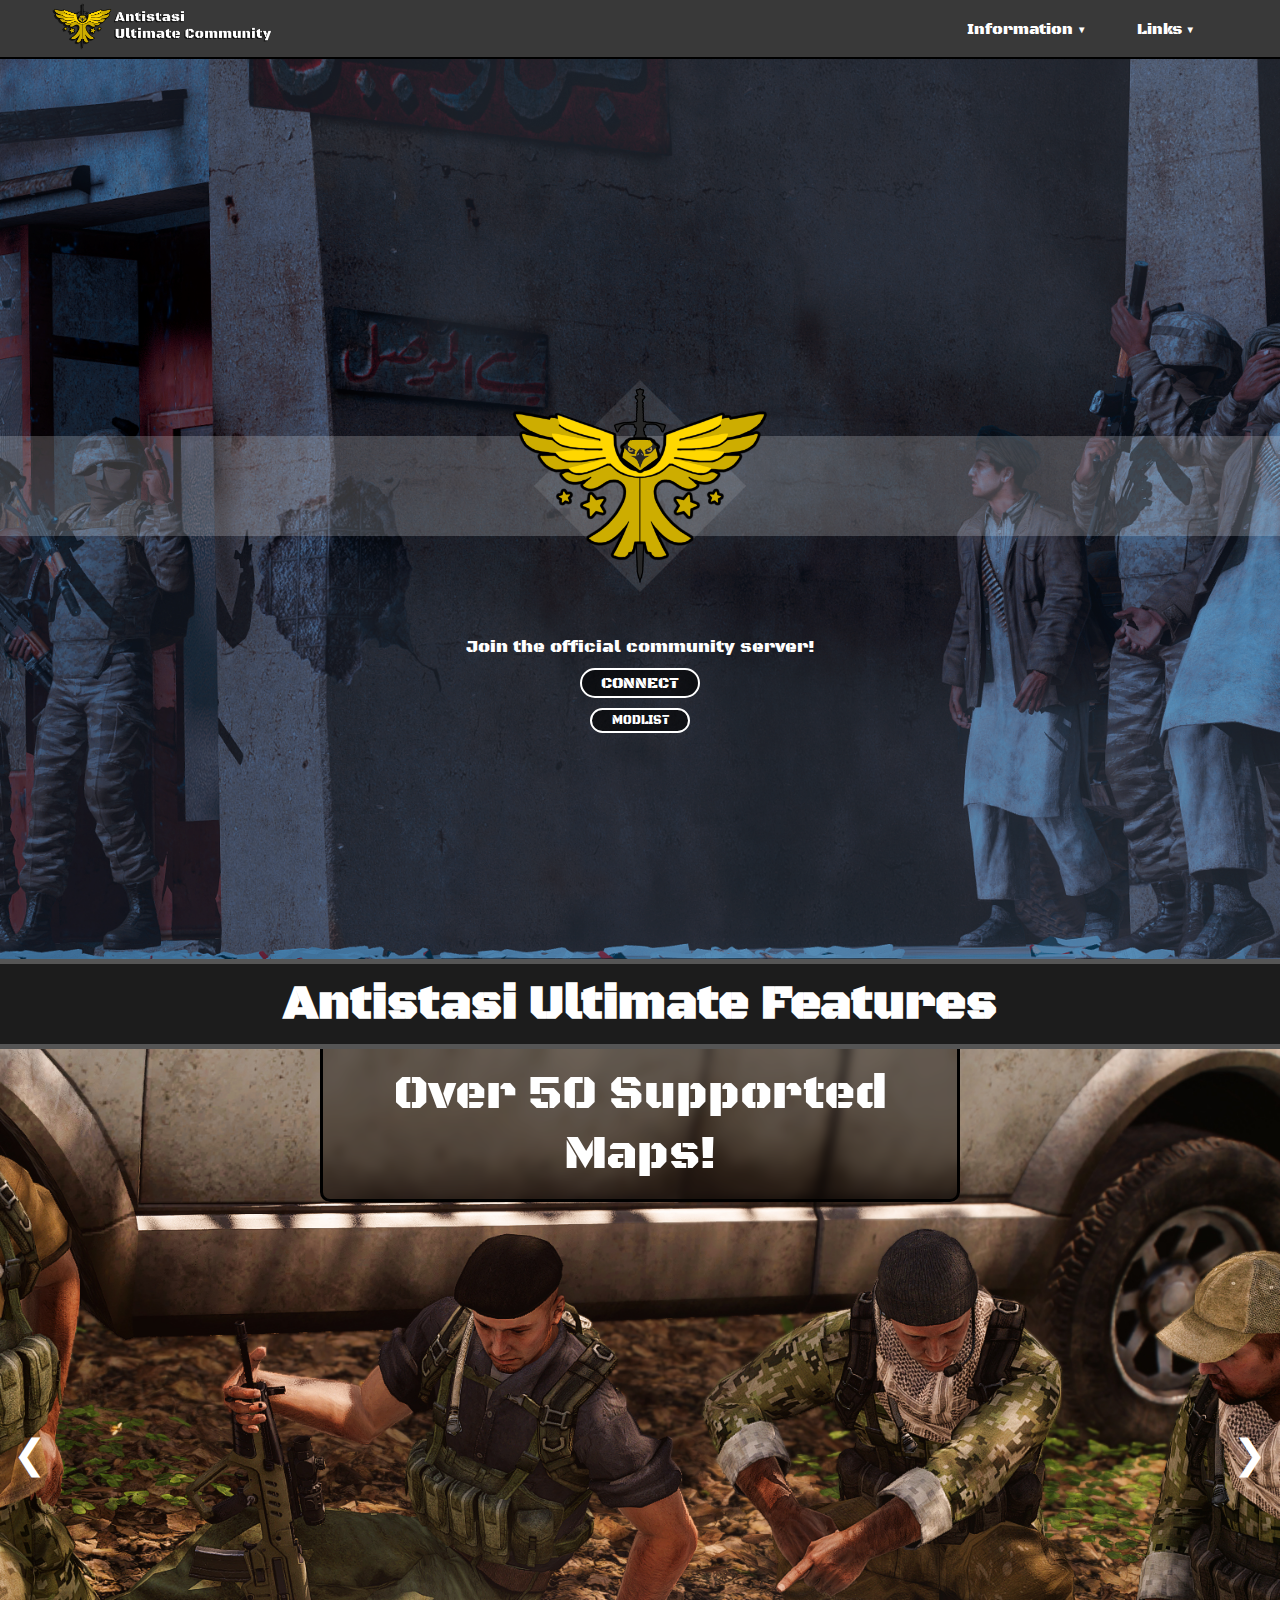
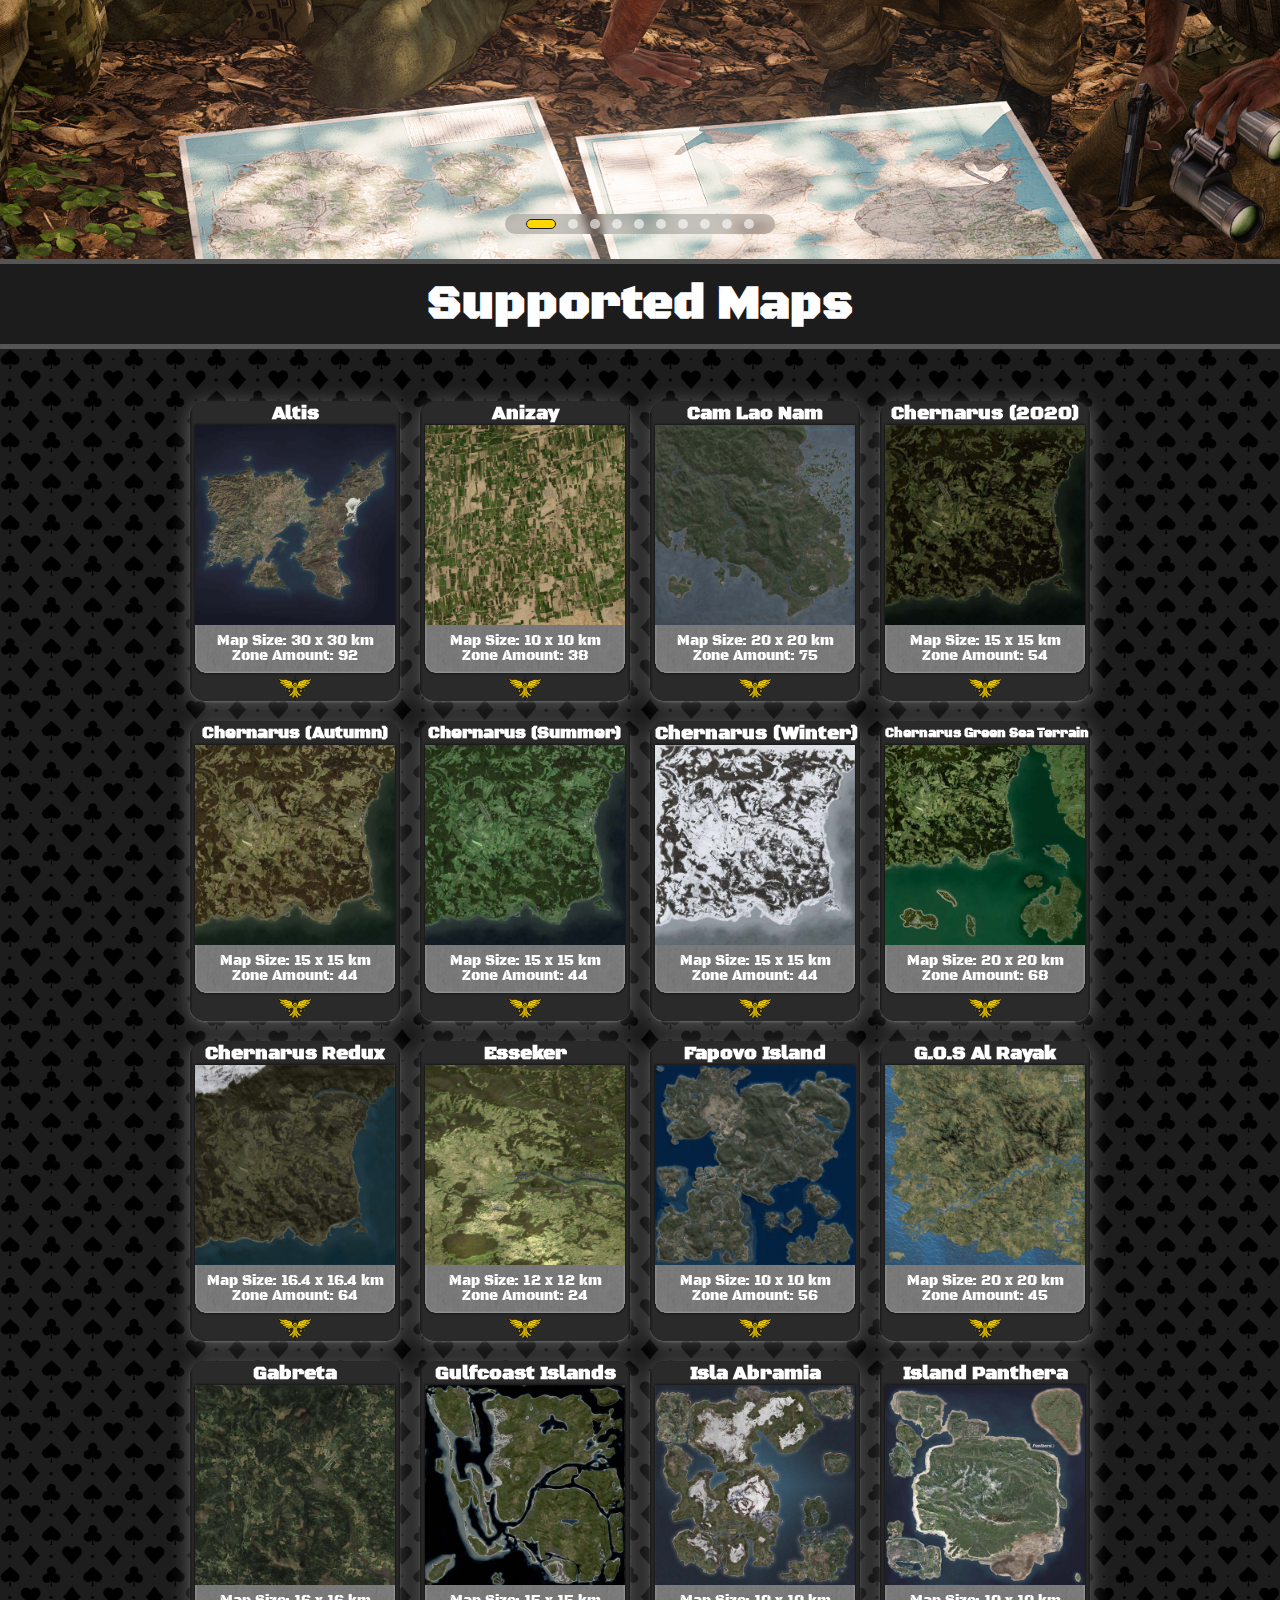
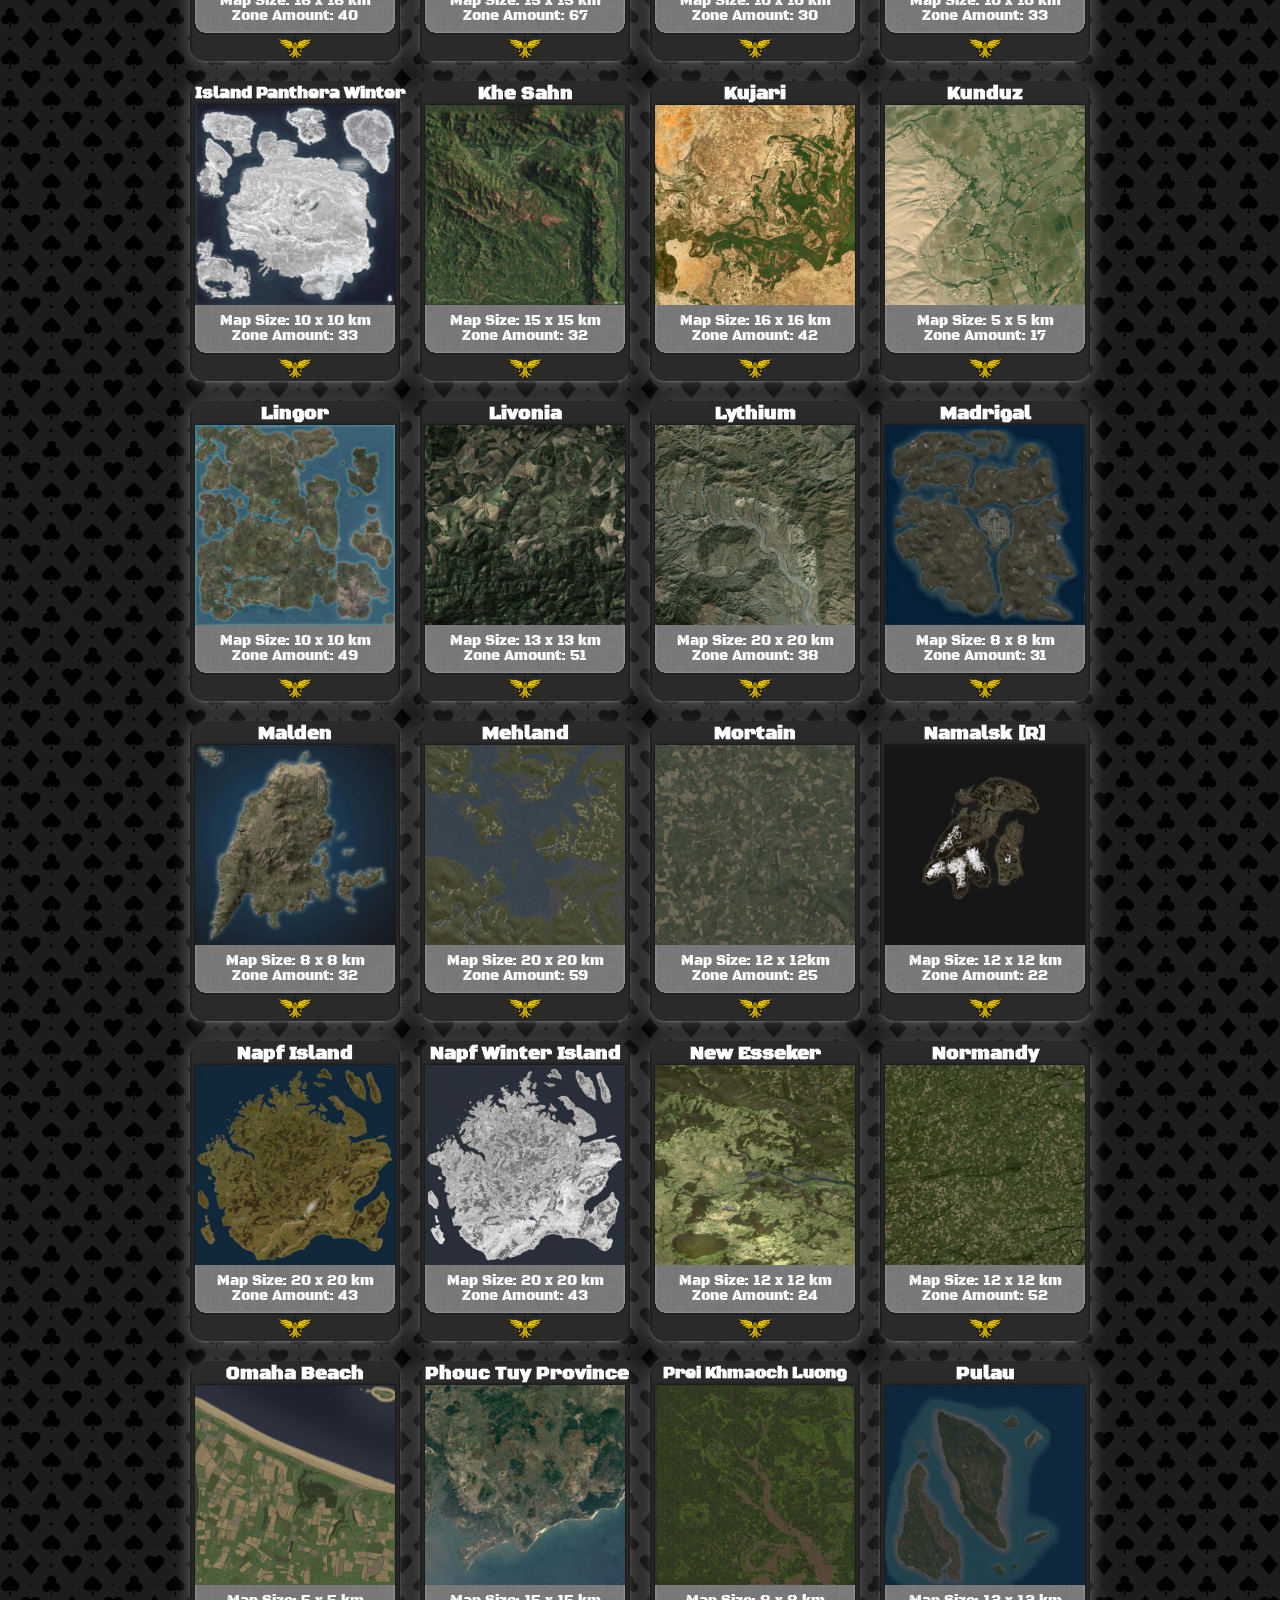
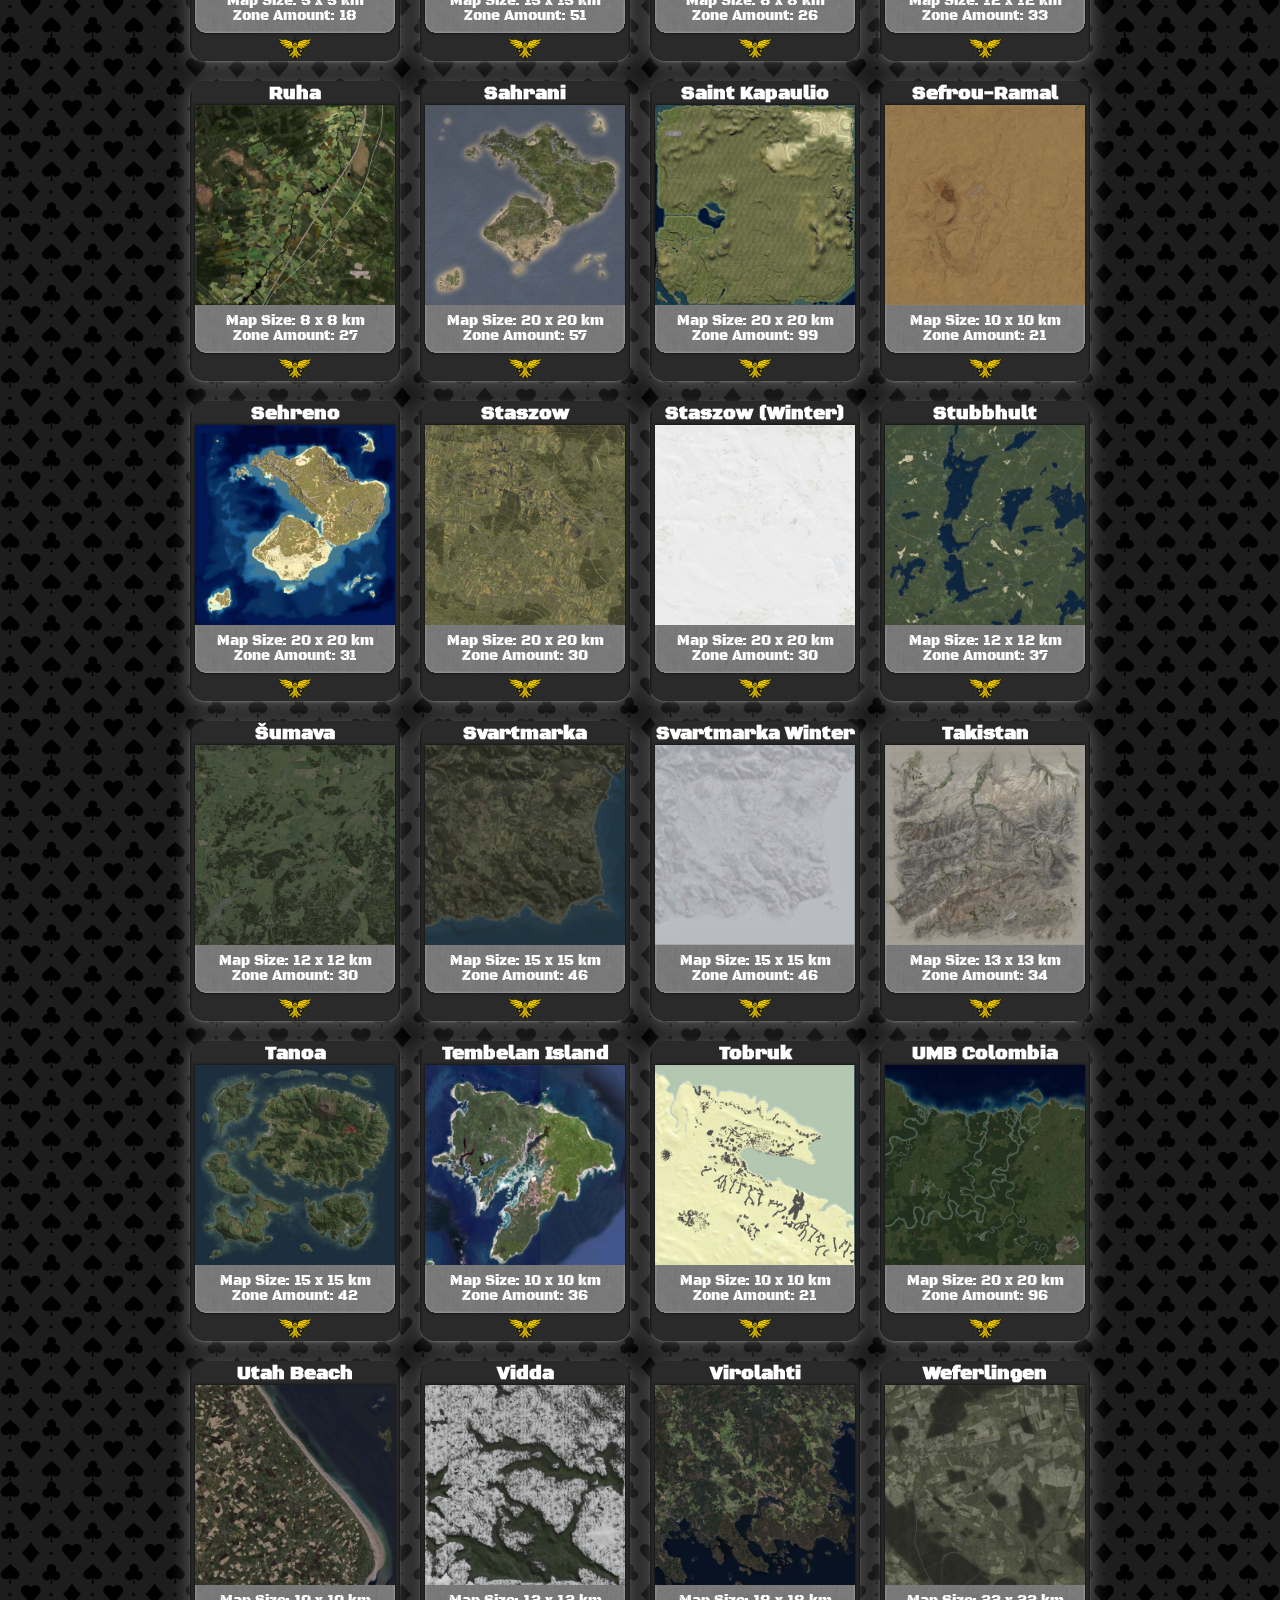
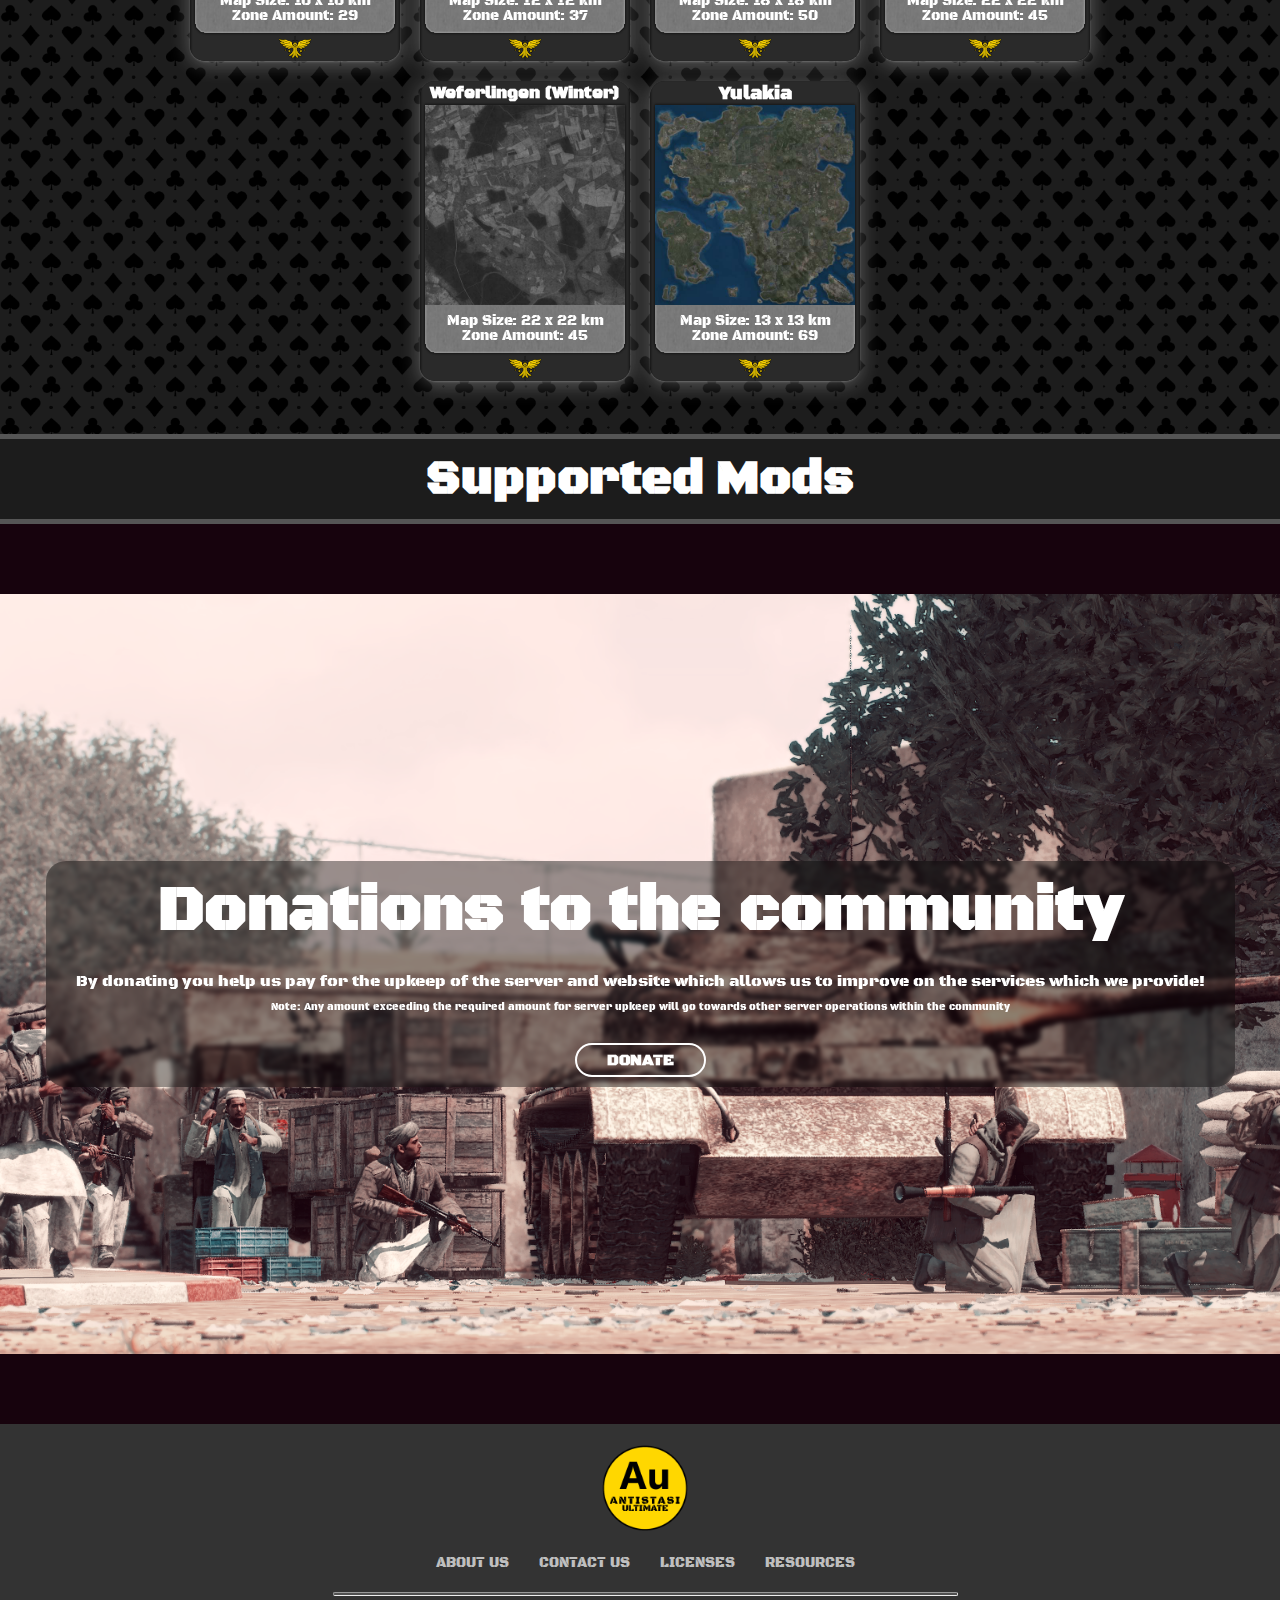
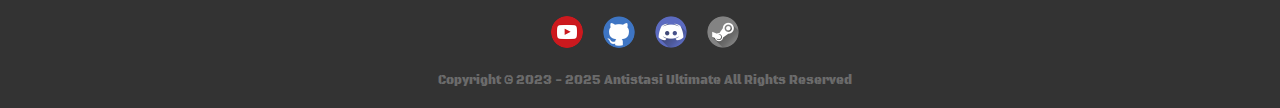
<file: Home2/index.html>
<!DOCTYPE html>
<html lang="en-GB" style="font-size: 16px;">

<head>
	<script type="text/javascript" src="MapCards.js" defer=""></script>
	<meta charset="utf-8">
	<meta name="viewport" content="width=device-width, initial-scale=1">
	<style type="text/css">
		/* width */
		::-webkit-scrollbar {
			width: 5px;
		}

		/* Track */
		::-webkit-scrollbar-track {
			box-shadow: inset 0 0 5px rgb(41, 41, 41);
			border-radius: 5px;
		}

		/* Handle */
		::-webkit-scrollbar-thumb {
			background: #d1b902;
			border-radius: 10px;
		}

		/* Handle on hover */
		::-webkit-scrollbar-thumb:hover {
			background: #9e8c00;
		}
	</style>
	<title>Home Page - Antistasi Ultimate</title>
	<link href="Home.css" rel="stylesheet" />
	<link href="../images/Yellow.png" rel="icon" />
	<link
		href="https://fonts.googleapis.com/css?family=Roboto:100,100i,300,300i,400,400i,500,500i,700,700i,900,900i|Open+Sans:300,300i,400,400i,500,500i,600,600i,700,700i,800,800i"
		id="u-theme-google-font" rel="stylesheet" />
	<link
		href="https://fonts.googleapis.com/css?family=Open+Sans:300,300i,400,400i,500,500i,600,600i,700,700i,800,800i|Montserrat:100,100i,200,200i,300,300i,400,400i,500,500i,600,600i,700,700i,800,800i,900,900i|Open+Sans:300,300i,400,400i,500,500i,600,600i,700,700i,800,800i|Black+Ops+One:400"
		id="u-page-google-font" rel="stylesheet" />
</head>
<meta name="keywords"
	content="AntistasiUltimate, Antistasi, Arma3, Mod, Steam, arma 3 antistasi ultimate, antistasi ultimate, Ultimate, Arma 3">
<meta name="description"
	content="Here you will find some useful information!: Supported Maps, Supported Mods And More!">
<meta name="robots" content="index, follow">
<meta name="language" content="English">
<meta name="revisit-after" content="2 days">
<meta name="author" content="Maxx">
<script type="application/ld+json">
    {
      "@context": "http://schema.org",
      "@type": "Organization",
      "name": "Antistasi Ultimate",
      "logo": "../images/UACLogoSmall.png",
      "sameAs": [
        "https://www.youtube.com/@AntistasiUltimateCommunity",
        "https://github.com/SilenceIsFatto/A3-Antistasi-Ultimate",
        "https://discord.gg/antistasiultimate",
        "https://steamcommunity.com/sharedfiles/filedetails/?id=3020755032"
      ]
    }
  </script>
<meta name="theme-color" content="#e8ba00">
<meta property="og:title" content="Antistasi Ultimate">
<meta property="og:description"
	content="The official site for the Antistasi Ultimate Mod for Arma3. All the information you need in one place!">
<meta property="og:type" content="website">
<meta property="og:image" content="../images/UACLogoSmall.png">
<meta data-intl-tel-input-cdn-path="intlTelInput/">

<body>
	<!-- Header Start -->
	<header class="sticky-header">
		<a href="https://antistasiultimate.com/Home/" class="logo-link">
			<img src="../images/SiteLogo1.png" alt="Logo" class="header-logo" />
		</a>

		<div class="header-dropdowns">
			<div class="dropdown">
				<button class="dropbtn">
					<span class="dropbtn-text">Information</span>
					<span class="dropdown-arrow">▼</span>
				</button>
				<div class="dropdown-content">
					<a href="https://github.com/SilenceIsFatto/A3-Antistasi-Ultimate" target="_blank">Documentation</a>
					<a href="https://antistasiultimate.com/Useful-Information" target="_blank">More Info</a>
					<a href="https://antistasiultimate.com/FAQ" target="_blank">FAQ</a>
					<a href="https://antistasiultimate.com/About-Page" target="_blank">About</a>
				</div>
			</div>

			<div class="dropdown">
				<button class="dropbtn">
					<span class="dropbtn-text">Links</span>
					<span class="dropdown-arrow">▼</span>
				</button>
				<div class="dropdown-content">
					<a href="https://antistasiultimate.com/Community" target="_blank">Community</a>
					<a href="https://github.com/SilenceIsFatto/A3-Antistasi-Ultimate" target="_blank">Github</a>
					<a href="https://discord.gg/antistasiultimate" target="_blank">Discord</a>
					<a href="https://steamcommunity.com/sharedfiles/filedetails/?id=3020755032" target="_blank">Steam
						Workshop</a>
				</div>
			</div>
		</div>
	</header>
	<!-- Header End -->
	<!-- Connect Page Start -->
	<section class="server-section">
		<div class="server-content">
			<div class="server-shape-container">
				<div class="server-diamond"></div>
				<div class="server-line"></div>
				<img src="../images/UACLogoSmall.png" alt="Server Logo" class="server-logo">
			</div>
			<div class="server-buttons">
				<p class="server-text">Join the official community server!</p>
				<a href="steam://run/107410//-connect=138.201.62.114%20-port=2402" class="server-btn">CONNECT</a>
				<a href="https://discord.com/channels/817005365740044289/817012040673001492"
					class="server-btn server-btn--small">MODLIST</a>
			</div>
		</div>
	</section>
	<!-- Connect Page End -->
	<!-- Features Showcase Start -->
	<section class="section-divider">
		<h2 class="divider-text">Antistasi Ultimate Features</h2>
	</section>
	<section class="image-slider-section">
		<div class="slider-container">
			<div class="slider-track">
				<div class="slide">
					<div class="slide-inner" style="background-image: url('../images/Maps.webp');">
						<div class="slide-text-background">
							<div class="slide-text">Over 50 Supported Maps!</div>
						</div>
					</div>
				</div>
				<div class="slide">
					<div class="slide-inner" style="background-image: url('../images/Modsets.webp');">
						<div class="slide-text-background">
							<div class="slide-text">Over 25 Supported Modsets!</div>
						</div>
					</div>
				</div>
				<div class="slide">
					<div class="slide-inner" style="background-image: url('../images/spearhead_1944.webp');">
						<div class="slide-text-background">
							<div class="slide-text">Re-integrated Spearhead 1944 compatibility.</div>
						</div>
					</div>
				</div>
				<div class="slide">
					<div class="slide-inner" style="background-image: url('../images/StealthNight2.webp');">
						<div class="slide-text-background">
							<div class="slide-text">Re-integrated Community undercover.</div>
						</div>
					</div>
				</div>
				<div class="slide">
					<div class="slide-inner" style="background-image: url('../images/builder.webp');">
						<div class="slide-text-background">
							<div class="slide-text">Integrated Community​ build system.</div>
						</div>
					</div>
				</div>
				<div class="slide">
					<div class="slide-inner" style="background-image: url('../images/ArmsDealer.webp');">
						<div class="slide-text-background">
							<div class="slide-text">Reworked Trader</div>
							<div class="slide-text-small">Dynamically adjusts the traders inventory depending which mods
								are loaded<br>
								Allowing full compatibility when mixing mods/factions around.</div>
						</div>
					</div>
				</div>
				<div class="slide">
					<div class="slide-inner" style="background-image: url('../images/canada.webp');">
						<div class="slide-text-background">
							<div class="slide-text">Roadblock tier system</div>
							<div class="slide-text-small">making roadblocks a challenge at higher war levels.</div>
						</div>
					</div>
				</div>
				<div class="slide">
					<div class="slide-inner" style="background-image: url('../images/Garrison.webp');">
						<div class="slide-text-background">
							<div class="slide-text">Improved garrisons</div>
							<div class="slide-text-small">no longer will you see militia in outposts at war level 9.
							</div>
						</div>
					</div>
				</div>
				<div class="slide">
					<div class="slide-inner" style="background-image: url('../images/Zombies.webp');">
						<div class="slide-text-background">
							<div class="slide-text">Special templates</div>
							<div class="slide-text-small">Such as STALKER which has support for emissions and
								anomalies.<br>
								Or the Zombie civ faction. Take over a city, and civilians will start moving in again!
							</div>
						</div>
					</div>
				</div>
				<div class="slide">
					<div class="slide-inner" style="background-image: url('../images/Melee.webp');">
						<div class="slide-text-background">
							<div class="slide-text">Improved Melee System integration.</div>
						</div>
					</div>
				</div>
			</div>
			<button class="slider-arrow left">&#10094;</button>
			<button class="slider-arrow right">&#10095;</button>
			<div class="slider-dots"></div>
		</div>
	</section>
	<!-- Features Showcase End -->
	<!-- Map Showcase Start -->
	<section class="section-divider">
		<h2 class="divider-text">Supported Maps</h2>
	</section>
	<section class="card-section">
		<div id="card-grid" class="card-grid">
			<div class="card-container">
				<div class="card-base" onclick="this.classList.toggle('flipped')">
					<!-- Front side -->
					<div class="card-front">
						<div class="card-top">
							<h1 class="card-text">Altis</h1>
						</div>
						<div class="card-middle">
							<img class="card-image" src="../images/satmaps/satmap-altis.webp" alt="SatMap">
							<p class="card-middle-text" style="margin: -3px">Map Size: 30 x 30 km</p>
							<p class="card-middle-text">Zone Amount: 92</p>
						</div>
						<div class="card-bottom"></div>
					</div>
					<!-- Back side -->
					<div class="card-back">
						<div class="card-top-back">
							<h1 class="card-text">Altis</h1>
						</div>
						<div class="card-middle-back">
							<p class="card-middle-text-back" style="margin: 2px">Map Scenario Name:</p>
							<p class="card-middle-text-back card-tooltip" style="margin-bottom: 10px"
								onclick="copyToClipboard(this)">
								Antistasi_Altis.Altis
								<span class="card-tooltip-text">Click to copy</span>
							</p>
						</div>
						<div class="card-middle-down-back">
							<p class="card-middle-text-back">Resources: 12</p>
							<p class="card-middle-text-back">Factories: 13</p>
							<p class="card-middle-text-back">Outposts: 50</p>
							<p class="card-middle-text-back">Seaports: 6</p>
							<p class="card-middle-text-back">Military Bases: 5</p>
							<p class="card-middle-text-back">Airports: 6</p>
						</div>
						<div class="card-bottom-back">
							<!-- Button to Steam Page -->
							<a href="https://store.steampowered.com/app/107410/Arma_3/" target="_blank"
								rel="noopener noreferrer" class="card-button card-button1">Steam Page</a>
						</div>
					</div>
				</div>
			</div>
			<div class="card-container">
				<div class="card-base" onclick="this.classList.toggle('flipped')">
					<!-- Front side -->
					<div class="card-front">
						<div class="card-top">
							<h1 class="card-text">Anizay</h1>
						</div>
						<div class="card-middle">
							<img class="card-image" src="../images/satmaps/satmap-anizay.webp" alt="SatMap">
							<p class="card-middle-text" style="margin: -3px">Map Size: 10 x 10 km</p>
							<p class="card-middle-text">Zone Amount: 38</p>
						</div>
						<div class="card-bottom"></div>
					</div>
					<!-- Back side -->
					<div class="card-back">
						<div class="card-top-back">
							<h1 class="card-text">Anizay</h1>
						</div>
						<div class="card-middle-back">
							<p class="card-middle-text-back" style="margin: 2px">Map Scenario Name:</p>
							<p class="card-middle-text-back card-tooltip" style="margin-bottom: 10px"
								onclick="copyToClipboard(this)">
								Antistasi_tem_anizay.tem_anizay
								<span class="card-tooltip-text">Click to copy</span>
							</p>
						</div>
						<div class="card-middle-down-back">
							<p class="card-middle-text-back">Resources: 14</p>
							<p class="card-middle-text-back">Factories: 5</p>
							<p class="card-middle-text-back">Outposts: 15</p>
							<p class="card-middle-text-back">Seaports: 0</p>
							<p class="card-middle-text-back">Military Bases: 2</p>
							<p class="card-middle-text-back">Airports: 2</p>
						</div>
						<div class="card-bottom-back">
							<a href="https://steamcommunity.com/sharedfiles/filedetails/?id=1537973181" target="_blank"
								rel="noopener noreferrer" class="card-button card-button1">Workshop Page</a>
						</div>
					</div>
				</div>
			</div>
			<div class="card-container">
				<div class="card-base" onclick="this.classList.toggle('flipped')">
					<!-- Front side -->
					<div class="card-front">
						<div class="card-top">
							<h1 class="card-text">Cam Lao Nam</h1>
						</div>
						<div class="card-middle">
							<img class="card-image" src="../images/satmaps/satmap-cam-lao-nam.webp" alt="SatMap">
							<p class="card-middle-text" style="margin: -3px">Map Size: 20 x 20 km</p>
							<p class="card-middle-text">Zone Amount: 75</p>
						</div>
						<div class="card-bottom"></div>
					</div>
					<!-- Back side -->
					<div class="card-back">
						<div class="card-top-back">
							<h1 class="card-text">Cam Lao Nam</h1>
						</div>
						<div class="card-middle-back">
							<p class="card-middle-text-back" style="margin: 2px">Map Scenario Name:</p>
							<p class="card-middle-text-back card-tooltip" style="margin-bottom: 10px"
								onclick="copyToClipboard(this)">
								Antistasi_cam_lao_nam.cam_lao_nam
								<span class="card-tooltip-text">Click to copy</span>
							</p>
						</div>
						<div class="card-middle-down-back">
							<p class="card-middle-text-back">Resources: 17</p>
							<p class="card-middle-text-back">Factories: 4</p>
							<p class="card-middle-text-back">Outposts: 39</p>
							<p class="card-middle-text-back">Seaports: 5</p>
							<p class="card-middle-text-back">Military Bases: 6</p>
							<p class="card-middle-text-back">Airports: 4</p>
						</div>
						<div class="card-bottom-back">
							<a href="https://store.steampowered.com/app/1227700/Arma_3_Creator_DLC_SOG_Prairie_Fire/?curator_clanid=2799889"
								target="_blank" rel="noopener noreferrer" class="card-button card-button1">Steam
								Page</a>
						</div>
					</div>
				</div>
			</div>
			<div class="card-container">
				<div class="card-base" onclick="this.classList.toggle('flipped')">
					<!-- Front side -->
					<div class="card-front">
						<div class="card-top">
							<h1 class="card-text">Chernarus (2020)</h1>
						</div>
						<div class="card-middle">
							<img class="card-image" src="../images/satmaps/satmap-chernarus-2020.webp" alt="SatMap">
							<p class="card-middle-text" style="margin: -3px">Map Size: 15 x 15 km</p>
							<p class="card-middle-text">Zone Amount: 54</p>
						</div>
						<div class="card-bottom"></div>
					</div>
					<!-- Back side -->
					<div class="card-back">
						<div class="card-top-back">
							<h1 class="card-text">Chernarus (2020)</h1>
						</div>
						<div class="card-middle-back">
							<p class="card-middle-text-back" style="margin: 2px">Map Scenario Name:</p>
							<p class="card-middle-text-back card-tooltip" style="margin-bottom: 10px"
								onclick="copyToClipboard(this)">
								Antistasi_cup_chernarus_A3.cup_chernarus_A3
								<span class="card-tooltip-text">Click to copy</span>
							</p>
						</div>
						<div class="card-middle-down-back">
							<p class="card-middle-text-back">Resources: 10</p>
							<p class="card-middle-text-back">Factories: 10</p>
							<p class="card-middle-text-back">Outposts: 22</p>
							<p class="card-middle-text-back">Seaports: 5</p>
							<p class="card-middle-text-back">Military Bases: 4</p>
							<p class="card-middle-text-back">Airports: 3</p>
						</div>
						<div class="card-bottom-back">
							<a href="https://steamcommunity.com/sharedfiles/filedetails/?id=1981964169" target="_blank"
								rel="noopener noreferrer" class="card-button card-button1">Workshop Page</a>
						</div>
					</div>
				</div>
			</div>
			<div class="card-container">
				<div class="card-base" onclick="this.classList.toggle('flipped')">
					<!-- Front side -->
					<div class="card-front">
						<div class="card-top">
							<h1 class="card-text">Chernarus (Autumn)</h1>
						</div>
						<div class="card-middle">
							<img class="card-image" src="../images/satmaps/satmap-chernarus.webp" alt="SatMap">
							<p class="card-middle-text" style="margin: -3px">Map Size: 15 x 15 km</p>
							<p class="card-middle-text">Zone Amount: 44</p>
						</div>
						<div class="card-bottom"></div>
					</div>
					<!-- Back side -->
					<div class="card-back">
						<div class="card-top-back">
							<h1 class="card-text">Chernarus (Autumn)</h1>
						</div>
						<div class="card-middle-back">
							<p class="card-middle-text-back" style="margin: 2px">Map Scenario Name:</p>
							<p class="card-middle-text-back card-tooltip" style="margin-bottom: 10px"
								onclick="copyToClipboard(this)">
								Antistasi_chernarus.chernarus
								<span class="card-tooltip-text">Click to copy</span>
							</p>
						</div>
						<div class="card-middle-down-back">
							<p class="card-middle-text-back">Resources: 9</p>
							<p class="card-middle-text-back">Factories: 5</p>
							<p class="card-middle-text-back">Outposts: 21</p>
							<p class="card-middle-text-back">Seaports: 5</p>
							<p class="card-middle-text-back">Military Bases: 1</p>
							<p class="card-middle-text-back">Airports: 3</p>
						</div>
						<div class="card-bottom-back">
							<a href="https://steamcommunity.com/sharedfiles/filedetails/?id=583544987" target="_blank"
								rel="noopener noreferrer" class="card-button card-button1">Workshop Page</a>
						</div>
					</div>
				</div>
			</div>
			<div class="card-container">
				<div class="card-base" onclick="this.classList.toggle('flipped')">
					<!-- Front side -->
					<div class="card-front">
						<div class="card-top">
							<h1 class="card-text">Chernarus (Summer)</h1>
						</div>
						<div class="card-middle">
							<img class="card-image" src="../images/satmaps/satmap-chernarus-summer.webp" alt="SatMap">
							<p class="card-middle-text" style="margin: -3px">Map Size: 15 x 15 km</p>
							<p class="card-middle-text">Zone Amount: 44</p>
						</div>
						<div class="card-bottom"></div>
					</div>
					<!-- Back side -->
					<div class="card-back">
						<div class="card-top-back">
							<h1 class="card-text">Chernarus (Summer)</h1>
						</div>
						<div class="card-middle-back">
							<p class="card-middle-text-back" style="margin: 2px">Map Scenario Name:</p>
							<p class="card-middle-text-back card-tooltip" style="margin-bottom: 10px"
								onclick="copyToClipboard(this)">
								Antistasi_chernarus_summer.chernarus_summer
								<span class="card-tooltip-text">Click to copy</span>
							</p>
						</div>
						<div class="card-middle-down-back">
							<p class="card-middle-text-back">Resources: 9</p>
							<p class="card-middle-text-back">Factories: 5</p>
							<p class="card-middle-text-back">Outposts: 21</p>
							<p class="card-middle-text-back">Seaports: 5</p>
							<p class="card-middle-text-back">Military Bases: 1</p>
							<p class="card-middle-text-back">Airports: 3</p>
						</div>
						<div class="card-bottom-back">
							<a href="https://steamcommunity.com/sharedfiles/filedetails/?id=583544987" target="_blank"
								rel="noopener noreferrer" class="card-button card-button1">Workshop Page</a>
						</div>
					</div>
				</div>
			</div>
			<div class="card-container">
				<div class="card-base" onclick="this.classList.toggle('flipped')">
					<!-- Front side -->
					<div class="card-front">
						<div class="card-top">
							<h1 class="card-text">Chernarus (Winter)</h1>
						</div>
						<div class="card-middle">
							<img class="card-image" src="../images/satmaps/satmap-chernarus-winter.webp" alt="SatMap">
							<p class="card-middle-text" style="margin: -3px">Map Size: 15 x 15 km</p>
							<p class="card-middle-text">Zone Amount: 44</p>
						</div>
						<div class="card-bottom"></div>
					</div>
					<!-- Back side -->
					<div class="card-back">
						<div class="card-top-back">
							<h1 class="card-text">Chernarus (Winter)</h1>
						</div>
						<div class="card-middle-back">
							<p class="card-middle-text-back" style="margin: 2px">Map Scenario Name:</p>
							<p class="card-middle-text-back card-tooltip" style="margin-bottom: 10px"
								onclick="copyToClipboard(this)">
								Antistasi_chernarus_winter.chernarus_winter
								<span class="card-tooltip-text">Click to copy</span>
							</p>
						</div>
						<div class="card-middle-down-back">
							<p class="card-middle-text-back">Resources: 9</p>
							<p class="card-middle-text-back">Factories: 5</p>
							<p class="card-middle-text-back">Outposts: 21</p>
							<p class="card-middle-text-back">Seaports: 5</p>
							<p class="card-middle-text-back">Military Bases: 1</p>
							<p class="card-middle-text-back">Airports: 3</p>
						</div>
						<div class="card-bottom-back">
							<a href="https://steamcommunity.com/sharedfiles/filedetails/?id=583544987" target="_blank"
								rel="noopener noreferrer" class="card-button card-button1">Workshop Page</a>
						</div>
					</div>
				</div>
			</div>
			<div class="card-container">
				<div class="card-base" onclick="this.classList.toggle('flipped')">
					<!-- Front side -->
					<div class="card-front">
						<div class="card-top">
							<h1 class="card-text">Chernarus Green Sea Terrain</h1>
						</div>
						<div class="card-middle">
							<img class="card-image" src="../images/satmaps/satmap-greensea.webp" alt="SatMap">
							<p class="card-middle-text" style="margin: -3px">Map Size: 20 x 20 km</p>
							<p class="card-middle-text">Zone Amount: 68</p>
						</div>
						<div class="card-bottom"></div>
					</div>
					<!-- Back side -->
					<div class="card-back">
						<div class="card-top-back">
							<h1 class="card-text">Chernarus Green Sea Terrain</h1>
						</div>
						<div class="card-middle-back">
							<p class="card-middle-text-back" style="margin: 2px">Map Scenario Name:</p>
							<p class="card-middle-text-back card-tooltip" style="margin-bottom: 10px"
								onclick="copyToClipboard(this)">
								Antistasi_green_sea.green_sea
								<span class="card-tooltip-text">Click to copy</span>
							</p>
						</div>
						<div class="card-middle-down-back">
							<p class="card-middle-text-back">Resources: 11</p>
							<p class="card-middle-text-back">Factories: 8</p>
							<p class="card-middle-text-back">Outposts: 29</p>
							<p class="card-middle-text-back">Seaports: 10</p>
							<p class="card-middle-text-back">Military Bases: 3</p>
							<p class="card-middle-text-back">Airports: 7</p>
						</div>
						<div class="card-bottom-back">
							<a href="https://steamcommunity.com/sharedfiles/filedetails/?id=2645015212" target="_blank"
								rel="noopener noreferrer" class="card-button card-button1">Workshop Page</a>
						</div>
					</div>
				</div>
			</div>
			<div class="card-container">
				<div class="card-base" onclick="this.classList.toggle('flipped')">
					<!-- Front side -->
					<div class="card-front">
						<div class="card-top">
							<h1 class="card-text">Chernarus Redux</h1>
						</div>
						<div class="card-middle">
							<img class="card-image" src="../images/satmaps/satmap-chernarus-redux.webp" alt="SatMap">
							<p class="card-middle-text" style="margin: -3px">Map Size: 16.4 x 16.4 km</p>
							<p class="card-middle-text">Zone Amount: 64</p>
						</div>
						<div class="card-bottom"></div>
					</div>
					<!-- Back side -->
					<div class="card-back">
						<div class="card-top-back">
							<h1 class="card-text">Chernarus Redux</h1>
						</div>
						<div class="card-middle-back">
							<p class="card-middle-text-back" style="margin: 2px">Map Scenario Name:</p>
							<p class="card-middle-text-back card-tooltip" style="margin-bottom: 10px"
								onclick="copyToClipboard(this)">
								Antistasi.chernarusredux.chernarusredux
								<span class="card-tooltip-text">Click to copy</span>
							</p>
						</div>
						<div class="card-middle-down-back">
							<p class="card-middle-text-back">Resources: 12</p>
							<p class="card-middle-text-back">Factories: 10</p>
							<p class="card-middle-text-back">Outposts: 31</p>
							<p class="card-middle-text-back">Seaports: 5</p>
							<p class="card-middle-text-back">Military Bases: 2</p>
							<p class="card-middle-text-back">Airports: 4</p>
						</div>
						<div class="card-bottom-back">
							<a href="https://steamcommunity.com/sharedfiles/filedetails/?id=1128256978" target="_blank"
								rel="noopener noreferrer" class="card-button card-button1">Workshop Page</a>
						</div>
					</div>
				</div>
			</div>
			<div class="card-container">
				<div class="card-base" onclick="this.classList.toggle('flipped')">
					<!-- Front side -->
					<div class="card-front">
						<div class="card-top">
							<h1 class="card-text">Esseker</h1>
						</div>
						<div class="card-middle">
							<img class="card-image" src="../images/satmaps/satmap-esseker.webp" alt="SatMap">
							<p class="card-middle-text" style="margin: -3px">Map Size: 12 x 12 km</p>
							<p class="card-middle-text">Zone Amount: 24</p>
						</div>
						<div class="card-bottom"></div>
					</div>
					<!-- Back side -->
					<div class="card-back">
						<div class="card-top-back">
							<h1 class="card-text">Esseker</h1>
						</div>
						<div class="card-middle-back">
							<p class="card-middle-text-back" style="margin: 2px">Map Scenario Name:</p>
							<p class="card-middle-text-back card-tooltip" style="margin-bottom: 10px"
								onclick="copyToClipboard(this)">
								Antistasi_Esseker.Esseker
								<span class="card-tooltip-text">Click to copy</span>
							</p>
						</div>
						<div class="card-middle-down-back">
							<p class="card-middle-text-back">Resources: 5</p>
							<p class="card-middle-text-back">Factories: 3</p>
							<p class="card-middle-text-back">Outposts: 11</p>
							<p class="card-middle-text-back">Seaports: 0</p>
							<p class="card-middle-text-back">Military Bases: 2</p>
							<p class="card-middle-text-back">Airports: 3</p>
						</div>
						<div class="card-bottom-back">
							<a href="https://steamcommunity.com/sharedfiles/filedetails/?id=498101407" target="_blank"
								rel="noopener noreferrer" class="card-button card-button1">Workshop Page</a>
						</div>
					</div>
				</div>
			</div>
			<div class="card-container">
				<div class="card-base" onclick="this.classList.toggle('flipped')">
					<!-- Front side -->
					<div class="card-front">
						<div class="card-top">
							<h1 class="card-text">Fapovo Island</h1>
						</div>
						<div class="card-middle">
							<img class="card-image" src="../images/satmaps/satmap-fapovo-island.webp" alt="SatMap">
							<p class="card-middle-text" style="margin: -3px">Map Size: 10 x 10 km</p>
							<p class="card-middle-text">Zone Amount: 56</p>
						</div>
						<div class="card-bottom"></div>
					</div>
					<!-- Back side -->
					<div class="card-back">
						<div class="card-top-back">
							<h1 class="card-text">Fapovo Island</h1>
						</div>
						<div class="card-middle-back">
							<p class="card-middle-text-back" style="margin: 2px">Map Scenario Name:</p>
							<p class="card-middle-text-back card-tooltip" style="margin-bottom: 10px"
								onclick="copyToClipboard(this)">
								Antistasi_fapovo.fapovo
								<span class="card-tooltip-text">Click to copy</span>
							</p>
						</div>
						<div class="card-middle-down-back">
							<p class="card-middle-text-back">Resources: 9</p>
							<p class="card-middle-text-back">Factories: 5</p>
							<p class="card-middle-text-back">Outposts: 18</p>
							<p class="card-middle-text-back">Seaports: 8</p>
							<p class="card-middle-text-back">Military Bases: 5</p>
							<p class="card-middle-text-back">Airports: 3</p>
						</div>
						<div class="card-bottom-back">
							<a href="https://steamcommunity.com/sharedfiles/filedetails/?id=1910457930" target="_blank"
								rel="noopener noreferrer" class="card-button card-button1">Workshop Page</a>
						</div>
					</div>
				</div>
			</div>
			<div class="card-container">
				<div class="card-base" onclick="this.classList.toggle('flipped')">
					<!-- Front side -->
					<div class="card-front">
						<div class="card-top">
							<h1 class="card-text">G.O.S Al Rayak</h1>
						</div>
						<div class="card-middle">
							<img class="card-image" src="../images/satmaps/satmap-al-rayak.webp" alt="SatMap">
							<p class="card-middle-text" style="margin: -3px">Map Size: 20 x 20 km</p>
							<p class="card-middle-text">Zone Amount: 45</p>
						</div>
						<div class="card-bottom"></div>
					</div>
					<!-- Back side -->
					<div class="card-back">
						<div class="card-top-back">
							<h1 class="card-text">G.O.S Al Rayak</h1>
						</div>
						<div class="card-middle-back">
							<p class="card-middle-text-back" style="margin: 2px">Map Scenario Name:</p>
							<p class="card-middle-text-back card-tooltip" style="margin-bottom: 10px"
								onclick="copyToClipboard(this)">
								Antistasi_pja310.pja310
								<span class="card-tooltip-text">Click to copy</span>
							</p>
						</div>
						<div class="card-middle-down-back">
							<p class="card-middle-text-back">Resources: 9</p>
							<p class="card-middle-text-back">Factories: 7</p>
							<p class="card-middle-text-back">Outposts: 22</p>
							<p class="card-middle-text-back">Seaports: 4</p>
							<p class="card-middle-text-back">Military Bases: 1</p>
							<p class="card-middle-text-back">Airports: 4</p>
						</div>
						<div class="card-bottom-back">
							<a href="https://steamcommunity.com/sharedfiles/filedetails/?id=648172507" target="_blank"
								rel="noopener noreferrer" class="card-button card-button1">Workshop Page</a>
						</div>
					</div>
				</div>
			</div>
			<div class="card-container">
				<div class="card-base" onclick="this.classList.toggle('flipped')">
					<!-- Front side -->
					<div class="card-front">
						<div class="card-top">
							<h1 class="card-text">Gabreta</h1>
						</div>
						<div class="card-middle">
							<img class="card-image" src="../images/satmaps/satmap-gabreta.webp" alt="SatMap">
							<p class="card-middle-text" style="margin: -3px">Map Size: 16 x 16 km</p>
							<p class="card-middle-text">Zone Amount: 40</p>
						</div>
						<div class="card-bottom"></div>
					</div>
					<!-- Back side -->
					<div class="card-back">
						<div class="card-top-back">
							<h1 class="card-text">Gabreta</h1>
						</div>
						<div class="card-middle-back">
							<p class="card-middle-text-back" style="margin: 2px">Map Scenario Name:</p>
							<p class="card-middle-text-back card-tooltip" style="margin-bottom: 10px"
								onclick="copyToClipboard(this)">
								Antistasi_stozec.stozec
								<span class="card-tooltip-text">Click to copy</span>
							</p>
						</div>
						<div class="card-middle-down-back">
							<p class="card-middle-text-back">Resources: 7</p>
							<p class="card-middle-text-back">Factories: 6</p>
							<p class="card-middle-text-back">Outposts: 20</p>
							<p class="card-middle-text-back">Seaports: 1</p>
							<p class="card-middle-text-back">Military Bases: 4</p>
							<p class="card-middle-text-back">Airports: 2</p>
						</div>
						<div class="card-bottom-back">
							<a href="https://store.steampowered.com/app/1294440/Arma_3_Creator_DLC_CSLA_Iron_Curtain/"
								target="_blank" rel="noopener noreferrer" class="card-button card-button1">Steam
								Page</a>
						</div>
					</div>
				</div>
			</div>
			<div class="card-container">
				<div class="card-base" onclick="this.classList.toggle('flipped')">
					<!-- Front side -->
					<div class="card-front">
						<div class="card-top">
							<h1 class="card-text">Gulfcoast Islands</h1>
						</div>
						<div class="card-middle">
							<img class="card-image" src="../images/satmaps/satmap-gulfcoast.webp" alt="SatMap">
							<p class="card-middle-text" style="margin: -3px">Map Size: 15 x 15 km</p>
							<p class="card-middle-text">Zone Amount: 67</p>
						</div>
						<div class="card-bottom"></div>
					</div>
					<!-- Back side -->
					<div class="card-back">
						<div class="card-top-back">
							<h1 class="card-text">Gulfcoast Islands</h1>
						</div>
						<div class="card-middle-back">
							<p class="card-middle-text-back" style="margin: 2px">Map Scenario Name:</p>
							<p class="card-middle-text-back card-tooltip" style="margin-bottom: 10px"
								onclick="copyToClipboard(this)">
								Antistasi_Gulfcoast.Gulfcoast
								<span class="card-tooltip-text">Click to copy</span>
							</p>
						</div>
						<div class="card-middle-down-back">
							<p class="card-middle-text-back">Resources: 15</p>
							<p class="card-middle-text-back">Factories: 9</p>
							<p class="card-middle-text-back">Outposts: 23</p>
							<p class="card-middle-text-back">Seaports: 10</p>
							<p class="card-middle-text-back">Military Bases: 5</p>
							<p class="card-middle-text-back">Airports: 5</p>
						</div>
						<div class="card-bottom-back">
							<a href="https://steamcommunity.com/sharedfiles/filedetails/?id=1617004814" target="_blank"
								rel="noopener noreferrer" class="card-button card-button1">Workshop Page</a>
						</div>
					</div>
				</div>
			</div>
			<div class="card-container">
				<div class="card-base" onclick="this.classList.toggle('flipped')">
					<div class="card-front">
						<div class="card-top">
							<h1 class="card-text">Isla Abramia</h1>
						</div>
						<div class="card-middle">
							<img class="card-image" src="../images/satmaps/satmap-abramia.webp" alt="SatMap">
							<p class="card-middle-text" style="margin: -3px">Map Size: 10 x 10 km</p>
							<p class="card-middle-text">Zone Amount: 30</p>
						</div>
						<div class="card-bottom"></div>
					</div>
					<div class="card-back">
						<div class="card-top-back">
							<h1 class="card-text">Isla Abramia</h1>
						</div>
						<div class="card-middle-back">
							<p class="card-middle-text-back" style="margin: 2px">Map Scenario Name:</p>
							<p class="card-middle-text-back card-tooltip" style="margin-bottom: 10px"
								onclick="copyToClipboard(this)">
								Antistasi_abramia.abramia
								<span class="card-tooltip-text">Click to copy</span>
							</p>
						</div>
						<div class="card-middle-down-back">
							<p class="card-middle-text-back">Resources: 4</p>
							<p class="card-middle-text-back">Factories: 4</p>
							<p class="card-middle-text-back">Outposts: 11</p>
							<p class="card-middle-text-back">Seaports: 4</p>
							<p class="card-middle-text-back">Military Bases: 2</p>
							<p class="card-middle-text-back">Airports: 5</p>
						</div>
						<div class="card-bottom-back">
							<a href="https://steamcommunity.com/sharedfiles/filedetails/?id=648775794" target="_blank"
								rel="noopener noreferrer" class="card-button card-button1">Workshop Page</a>
						</div>
					</div>
				</div>
			</div>
			<div class="card-container">
				<div class="card-base" onclick="this.classList.toggle('flipped')">
					<div class="card-front">
						<div class="card-top">
							<h1 class="card-text">Island Panthera</h1>
						</div>
						<div class="card-middle">
							<img class="card-image" src="../images/satmaps/satmap-panthera.webp" alt="SatMap">
							<p class="card-middle-text" style="margin: -3px">Map Size: 10 x 10 km</p>
							<p class="card-middle-text">Zone Amount: 33</p>
						</div>
						<div class="card-bottom"></div>
					</div>
					<div class="card-back">
						<div class="card-top-back">
							<h1 class="card-text">Island Panthera</h1>
						</div>
						<div class="card-middle-back">
							<p class="card-middle-text-back" style="margin: 2px">Map Scenario Name:</p>
							<p class="card-middle-text-back card-tooltip" style="margin-bottom: 10px"
								onclick="copyToClipboard(this)">
								Antistasi_Panthera3.Panthera3
								<span class="card-tooltip-text">Click to copy</span>
							</p>
						</div>
						<div class="card-middle-down-back">
							<p class="card-middle-text-back">Resources: 6</p>
							<p class="card-middle-text-back">Factories: 4</p>
							<p class="card-middle-text-back">Outposts: 14</p>
							<p class="card-middle-text-back">Seaports: 3</p>
							<p class="card-middle-text-back">Military Bases: 2</p>
							<p class="card-middle-text-back">Airports: 4</p>
						</div>
						<div class="card-bottom-back">
							<a href="https://steamcommunity.com/sharedfiles/filedetails/?id=708278910" target="_blank"
								rel="noopener noreferrer" class="card-button card-button1">Workshop Page</a>
						</div>
					</div>
				</div>
			</div>
			<div class="card-container">
				<div class="card-base" onclick="this.classList.toggle('flipped')">
					<div class="card-front">
						<div class="card-top">
							<h1 class="card-text">Island Panthera Winter</h1>
						</div>
						<div class="card-middle">
							<img class="card-image" src="../images/satmaps/satmap-panthera-winter.webp" alt="SatMap">
							<p class="card-middle-text" style="margin: -3px">Map Size: 10 x 10 km</p>
							<p class="card-middle-text">Zone Amount: 33</p>
						</div>
						<div class="card-bottom"></div>
					</div>
					<div class="card-back">
						<div class="card-top-back">
							<h1 class="card-text">Island Panthera Winter</h1>
						</div>
						<div class="card-middle-back">
							<p class="card-middle-text-back" style="margin: 2px">Map Scenario Name:</p>
							<p class="card-middle-text-back card-tooltip" style="margin-bottom: 10px"
								onclick="copyToClipboard(this)">
								Antistasi_Winthera3.Winthera3
								<span class="card-tooltip-text">Click to copy</span>
							</p>
						</div>
						<div class="card-middle-down-back">
							<p class="card-middle-text-back">Resources: 6</p>
							<p class="card-middle-text-back">Factories: 4</p>
							<p class="card-middle-text-back">Outposts: 14</p>
							<p class="card-middle-text-back">Seaports: 3</p>
							<p class="card-middle-text-back">Military Bases: 2</p>
							<p class="card-middle-text-back">Airports: 4</p>
						</div>
						<div class="card-bottom-back">
							<a href="https://steamcommunity.com/sharedfiles/filedetails/?id=708278910" target="_blank"
								rel="noopener noreferrer" class="card-button card-button1">Workshop Page</a>
						</div>
					</div>
				</div>
			</div>
			<div class="card-container">
				<div class="card-base" onclick="this.classList.toggle('flipped')">
					<div class="card-front">
						<div class="card-top">
							<h1 class="card-text">Khe Sahn</h1>
						</div>
						<div class="card-middle">
							<img class="card-image" src="../images/satmaps/satmap-khe-sahn.webp" alt="SatMap">
							<p class="card-middle-text" style="margin: -3px">Map Size: 15 x 15 km</p>
							<p class="card-middle-text">Zone Amount: 32</p>
						</div>
						<div class="card-bottom"></div>
					</div>
					<div class="card-back">
						<div class="card-top-back">
							<h1 class="card-text">Khe Sahn</h1>
						</div>
						<div class="card-middle-back">
							<p class="card-middle-text-back" style="margin: 2px">Map Scenario Name:</p>
							<p class="card-middle-text-back card-tooltip" style="margin-bottom: 10px"
								onclick="copyToClipboard(this)">
								Antistasi_vn_khe_sanh.vn_khe_sanh
								<span class="card-tooltip-text">Click to copy</span>
							</p>
						</div>
						<div class="card-middle-down-back">
							<p class="card-middle-text-back">Resources: 5</p>
							<p class="card-middle-text-back">Factories: 2</p>
							<p class="card-middle-text-back">Outposts: 14</p>
							<p class="card-middle-text-back">Seaports: 3</p>
							<p class="card-middle-text-back">Military Bases: 5</p>
							<p class="card-middle-text-back">Airports: 3</p>
						</div>
						<div class="card-bottom-back">
							<a href="https://store.steampowered.com/app/1227700/Arma_3_Creator_DLC_SOG_Prairie_Fire/?curator_clanid=2799889"
								target="_blank" rel="noopener noreferrer" class="card-button card-button1">Steam
								Page</a>
						</div>
					</div>
				</div>
			</div>
			<div class="card-container">
				<div class="card-base" onclick="this.classList.toggle('flipped')">
					<div class="card-front">
						<div class="card-top">
							<h1 class="card-text">Kujari</h1>
						</div>
						<div class="card-middle">
							<img class="card-image" src="../images/satmaps/satmap-kujari.webp" alt="SatMap">
							<p class="card-middle-text" style="margin: -3px">Map Size: 16 x 16 km</p>
							<p class="card-middle-text">Zone Amount: 42</p>
						</div>
						<div class="card-bottom"></div>
					</div>
					<div class="card-back">
						<div class="card-top-back">
							<h1 class="card-text">Kujari</h1>
						</div>
						<div class="card-middle-back">
							<p class="card-middle-text-back" style="margin: 2px">Map Scenario Name:</p>
							<p class="card-middle-text-back card-tooltip" style="margin-bottom: 10px"
								onclick="copyToClipboard(this)">
								Antistasi_tem_kujari.tem_kujari
								<span class="card-tooltip-text">Click to copy</span>
							</p>
						</div>
						<div class="card-middle-down-back">
							<p class="card-middle-text-back">Resources: 13</p>
							<p class="card-middle-text-back">Factories: 3</p>
							<p class="card-middle-text-back">Outposts: 20</p>
							<p class="card-middle-text-back">Seaports: 1</p>
							<p class="card-middle-text-back">Military Bases: 3</p>
							<p class="card-middle-text-back">Airports: 2</p>
						</div>
						<div class="card-bottom-back">
							<a href="https://steamcommunity.com/sharedfiles/filedetails/?id=1726494027" target="_blank"
								rel="noopener noreferrer" class="card-button card-button1">Workshop Page</a>
						</div>
					</div>
				</div>
			</div>
			<div class="card-container">
				<div class="card-base" onclick="this.classList.toggle('flipped')">
					<div class="card-front">
						<div class="card-top">
							<h1 class="card-text">Kunduz</h1>
						</div>
						<div class="card-middle">
							<img class="card-image" src="../images/satmaps/satmap-kunduz.webp" alt="SatMap">
							<p class="card-middle-text" style="margin: -3px">Map Size: 5 x 5 km</p>
							<p class="card-middle-text">Zone Amount: 17</p>
						</div>
						<div class="card-bottom"></div>
					</div>
					<div class="card-back">
						<div class="card-top-back">
							<h1 class="card-text">Kunduz</h1>
						</div>
						<div class="card-middle-back">
							<p class="card-middle-text-back" style="margin: 2px">Map Scenario Name:</p>
							<p class="card-middle-text-back card-tooltip" style="margin-bottom: 10px"
								onclick="copyToClipboard(this)">
								Antistasi_Kunduz.Kunduz
								<span class="card-tooltip-text">Click to copy</span>
							</p>
						</div>
						<div class="card-middle-down-back">
							<p class="card-middle-text-back">Resources: 7</p>
							<p class="card-middle-text-back">Factories: 2</p>
							<p class="card-middle-text-back">Outposts: 6</p>
							<p class="card-middle-text-back">Seaports: 0</p>
							<p class="card-middle-text-back">Military Bases: 1</p>
							<p class="card-middle-text-back">Airports: 1</p>
						</div>
						<div class="card-bottom-back">
							<a href="https://steamcommunity.com/sharedfiles/filedetails/?id=421620913" target="_blank"
								rel="noopener noreferrer" class="card-button card-button1">Workshop Page</a>
						</div>
					</div>
				</div>
			</div>
			<div class="card-container">
				<div class="card-base" onclick="this.classList.toggle('flipped')">
					<div class="card-front">
						<div class="card-top">
							<h1 class="card-text">Lingor</h1>
						</div>
						<div class="card-middle">
							<img class="card-image" src="../images/satmaps/satmap-lingor.webp" alt="SatMap">
							<p class="card-middle-text" style="margin: -3px">Map Size: 10 x 10 km</p>
							<p class="card-middle-text">Zone Amount: 49</p>
						</div>
						<div class="card-bottom"></div>
					</div>
					<div class="card-back">
						<div class="card-top-back">
							<h1 class="card-text">Lingor</h1>
						</div>
						<div class="card-middle-back">
							<p class="card-middle-text-back" style="margin: 2px">Map Scenario Name:</p>
							<p class="card-middle-text-back card-tooltip" style="margin-bottom: 10px"
								onclick="copyToClipboard(this)">
								Antistasi_lingor3.lingor3
								<span class="card-tooltip-text">Click to copy</span>
							</p>
						</div>
						<div class="card-middle-down-back">
							<p class="card-middle-text-back">Resources: 6</p>
							<p class="card-middle-text-back">Factories: 4</p>
							<p class="card-middle-text-back">Outposts: 22</p>
							<p class="card-middle-text-back">Seaports: 4</p>
							<p class="card-middle-text-back">Military Bases: 3</p>
							<p class="card-middle-text-back">Airports: 9</p>
						</div>
						<div class="card-bottom-back">
							<a href="https://steamcommunity.com/sharedfiles/filedetails/?id=718649903" target="_blank"
								rel="noopener noreferrer" class="card-button card-button1">Workshop Page</a>
						</div>
					</div>
				</div>
			</div>
			<div class="card-container">
				<div class="card-base" onclick="this.classList.toggle('flipped')">
					<div class="card-front">
						<div class="card-top">
							<h1 class="card-text">Livonia</h1>
						</div>
						<div class="card-middle">
							<img class="card-image" src="../images/satmaps/satmap-livonia.webp" alt="SatMap">
							<p class="card-middle-text" style="margin: -3px">Map Size: 13 x 13 km</p>
							<p class="card-middle-text">Zone Amount: 51</p>
						</div>
						<div class="card-bottom"></div>
					</div>
					<div class="card-back">
						<div class="card-top-back">
							<h1 class="card-text">Livonia</h1>
						</div>
						<div class="card-middle-back">
							<p class="card-middle-text-back" style="margin: 2px">Map Scenario Name:</p>
							<p class="card-middle-text-back card-tooltip" style="margin-bottom: 10px"
								onclick="copyToClipboard(this)">
								Antistasi_Enoch.Enoch
								<span class="card-tooltip-text">Click to copy</span>
							</p>
						</div>
						<div class="card-middle-down-back">
							<p class="card-middle-text-back">Resources: 12</p>
							<p class="card-middle-text-back">Factories: 9</p>
							<p class="card-middle-text-back">Outposts: 21</p>
							<p class="card-middle-text-back">Seaports: 2</p>
							<p class="card-middle-text-back">Military Bases: 5</p>
							<p class="card-middle-text-back">Airports: 2</p>
						</div>
						<div class="card-bottom-back">
							<a href="https://store.steampowered.com/app/1021790/Arma_3_Contact/?snr=1_16_16_creator_curatorfeatureddiscount&curator_clanid=2799889"
								target="_blank" rel="noopener noreferrer" class="card-button card-button1">Steam
								Page</a>
						</div>
					</div>
				</div>
			</div>
			<div class="card-container">
				<div class="card-base" onclick="this.classList.toggle('flipped')">
					<div class="card-front">
						<div class="card-top">
							<h1 class="card-text">Lythium</h1>
						</div>
						<div class="card-middle">
							<img class="card-image" src="../images/satmaps/satmap-lythium.webp" alt="SatMap">
							<p class="card-middle-text" style="margin: -3px">Map Size: 20 x 20 km</p>
							<p class="card-middle-text">Zone Amount: 38</p>
						</div>
						<div class="card-bottom"></div>
					</div>
					<div class="card-back">
						<div class="card-top-back">
							<h1 class="card-text">Lythium</h1>
						</div>
						<div class="card-middle-back">
							<p class="card-middle-text-back" style="margin: 2px">Map Scenario Name:</p>
							<p class="card-middle-text-back card-tooltip" style="margin-bottom: 10px"
								onclick="copyToClipboard(this)">
								Antistasi_Lythium.Lythium
								<span class="card-tooltip-text">Click to copy</span>
							</p>
						</div>
						<div class="card-middle-down-back">
							<p class="card-middle-text-back">Resources: 11</p>
							<p class="card-middle-text-back">Factories: 4</p>
							<p class="card-middle-text-back">Outposts: 18</p>
							<p class="card-middle-text-back">Seaports: 0</p>
							<p class="card-middle-text-back">Military Bases: 3</p>
							<p class="card-middle-text-back">Airports: 2</p>
						</div>
						<div class="card-bottom-back">
							<a href="https://steamcommunity.com/sharedfiles/filedetails/?id=909547724" target="_blank"
								rel="noopener noreferrer" class="card-button card-button1">Workshop Page</a>
						</div>
					</div>
				</div>
			</div>
			<div class="card-container">
				<div class="card-base" onclick="this.classList.toggle('flipped')">
					<div class="card-front">
						<div class="card-top">
							<h1 class="card-text">Madrigal</h1>
						</div>
						<div class="card-middle">
							<img class="card-image" src="../images/satmaps/satmap-madrigal.webp" alt="SatMap">
							<p class="card-middle-text" style="margin: -3px">Map Size: 8 x 8 km</p>
							<p class="card-middle-text">Zone Amount: 31</p>
						</div>
						<div class="card-bottom"></div>
					</div>
					<div class="card-back">
						<div class="card-top-back">
							<h1 class="card-text">Madrigal</h1>
						</div>
						<div class="card-middle-back">
							<p class="card-middle-text-back" style="margin: 2px">Map Scenario Name:</p>
							<p class="card-middle-text-back card-tooltip" style="margin-bottom: 10px"
								onclick="copyToClipboard(this)">
								Antistasi_OPTRE_Madrigal.OPTRE_Madrigal
								<span class="card-tooltip-text">Click to copy</span>
							</p>
						</div>
						<div class="card-middle-down-back">
							<p class="card-middle-text-back">Resources: 4</p>
							<p class="card-middle-text-back">Factories: 3</p>
							<p class="card-middle-text-back">Outposts: 17</p>
							<p class="card-middle-text-back">Seaports: 3</p>
							<p class="card-middle-text-back">Military Bases: 3</p>
							<p class="card-middle-text-back">Airports: 1</p>
						</div>
						<div class="card-bottom-back">
							<a href="https://steamcommunity.com/sharedfiles/filedetails/?id=769440155" target="_blank"
								rel="noopener noreferrer" class="card-button card-button1">Workshop Page</a>
						</div>
					</div>
				</div>
			</div>
			<div class="card-container">
				<div class="card-base" onclick="this.classList.toggle('flipped')">
					<div class="card-front">
						<div class="card-top">
							<h1 class="card-text">Malden</h1>
						</div>
						<div class="card-middle">
							<img class="card-image" src="../images/satmaps/satmap-malden.webp" alt="SatMap">
							<p class="card-middle-text" style="margin: -3px">Map Size: 8 x 8 km</p>
							<p class="card-middle-text">Zone Amount: 32</p>
						</div>
						<div class="card-bottom"></div>
					</div>
					<div class="card-back">
						<div class="card-top-back">
							<h1 class="card-text">Malden</h1>
						</div>
						<div class="card-middle-back">
							<p class="card-middle-text-back" style="margin: 2px">Map Scenario Name:</p>
							<p class="card-middle-text-back card-tooltip" style="margin-bottom: 10px"
								onclick="copyToClipboard(this)">
								Antistasi_Malden.Malden
								<span class="card-tooltip-text">Click to copy</span>
							</p>
						</div>
						<div class="card-middle-down-back">
							<p class="card-middle-text-back">Resources: 6</p>
							<p class="card-middle-text-back">Factories: 3</p>
							<p class="card-middle-text-back">Outposts: 12</p>
							<p class="card-middle-text-back">Seaports: 7</p>
							<p class="card-middle-text-back">Military Bases: 2</p>
							<p class="card-middle-text-back">Airports: 2</p>
						</div>
						<div class="card-bottom-back">
							<a href="https://store.steampowered.com/app/107410/Arma_3/" target="_blank"
								rel="noopener noreferrer" class="card-button card-button1">Steam Page</a>
						</div>
					</div>
				</div>
			</div>
			<div class="card-container">
				<div class="card-base" onclick="this.classList.toggle('flipped')">
					<div class="card-front">
						<div class="card-top">
							<h1 class="card-text">Mehland</h1>
						</div>
						<div class="card-middle">
							<img class="card-image" src="../images/satmaps/satmap-mehland.webp" alt="SatMap">
							<p class="card-middle-text" style="margin: -3px">Map Size: 20 x 20 km</p>
							<p class="card-middle-text">Zone Amount: 59</p>
						</div>
						<div class="card-bottom"></div>
					</div>
					<div class="card-back">
						<div class="card-top-back">
							<h1 class="card-text">Mehland</h1>
						</div>
						<div class="card-middle-back">
							<p class="card-middle-text-back" style="margin: 2px">Map Scenario Name:</p>
							<p class="card-middle-text-back card-tooltip" style="margin-bottom: 10px"
								onclick="copyToClipboard(this)">
								Antistasi_mehland.mehland
								<span class="card-tooltip-text">Click to copy</span>
							</p>
						</div>
						<div class="card-middle-down-back">
							<p class="card-middle-text-back">Resources: 11</p>
							<p class="card-middle-text-back">Factories: 8</p>
							<p class="card-middle-text-back">Outposts: 24</p>
							<p class="card-middle-text-back">Seaports: 8</p>
							<p class="card-middle-text-back">Military Bases: 5</p>
							<p class="card-middle-text-back">Airports: 3</p>
						</div>
						<div class="card-bottom-back">
							<a href="https://steamcommunity.com/sharedfiles/filedetails/?id=3317364155" target="_blank"
								rel="noopener noreferrer" class="card-button card-button1">Workshop Page</a>
						</div>
					</div>
				</div>
			</div>
			<div class="card-container">
				<div class="card-base" onclick="this.classList.toggle('flipped')">
					<div class="card-front">
						<div class="card-top">
							<h1 class="card-text">Mortain</h1>
						</div>
						<div class="card-middle">
							<img class="card-image" src="../images/satmaps/satmap-mortain.webp" alt="SatMap">
							<p class="card-middle-text" style="margin: -3px">Map Size: 12 x 12km</p>
							<p class="card-middle-text">Zone Amount: 25</p>
						</div>
						<div class="card-bottom"></div>
					</div>
					<div class="card-back">
						<div class="card-top-back">
							<h1 class="card-text">Mortain</h1>
						</div>
						<div class="card-middle-back">
							<p class="card-middle-text-back" style="margin: 2px">Map Scenario Name:</p>
							<p class="card-middle-text-back card-tooltip" style="margin-bottom: 10px"
								onclick="copyToClipboard(this)">
								Antistasi_SPE_Mortain.SPE_Mortain
								<span class="card-tooltip-text">Click to copy</span>
							</p>
						</div>
						<div class="card-middle-down-back">
							<p class="card-middle-text-back">Resources: 6</p>
							<p class="card-middle-text-back">Factories: 4</p>
							<p class="card-middle-text-back">Outposts: 11</p>
							<p class="card-middle-text-back">Seaports: 0</p>
							<p class="card-middle-text-back">Military Bases: 3</p>
							<p class="card-middle-text-back">Airports: 1</p>
						</div>
						<div class="card-bottom-back">
							<a href="https://store.steampowered.com/app/1175380/Arma_3_Creator_DLC_Spearhead_1944/"
								target="_blank" rel="noopener noreferrer" class="card-button card-button1">Steam
								Page</a>
						</div>
					</div>
				</div>
			</div>
			<div class="card-container">
				<div class="card-base" onclick="this.classList.toggle('flipped')">
					<div class="card-front">
						<div class="card-top">
							<h1 class="card-text">Namalsk [R]</h1>
						</div>
						<div class="card-middle">
							<img class="card-image" src="../images/satmaps/satmap-namalsk.webp" alt="SatMap">
							<p class="card-middle-text" style="margin: -3px">Map Size: 12 x 12 km</p>
							<p class="card-middle-text">Zone Amount: 22</p>
						</div>
						<div class="card-bottom"></div>
					</div>
					<div class="card-back">
						<div class="card-top-back">
							<h1 class="card-text">Namalsk [R]</h1>
						</div>
						<div class="card-middle-back">
							<p class="card-middle-text-back" style="margin: 2px">Map Scenario Name:</p>
							<p class="card-middle-text-back card-tooltip" style="margin-bottom: 10px"
								onclick="copyToClipboard(this)">
								Antistasi_namalsk.namalsk
								<span class="card-tooltip-text">Click to copy</span>
							</p>
						</div>
						<div class="card-middle-down-back">
							<p class="card-middle-text-back">Resources: 4</p>
							<p class="card-middle-text-back">Factories: 4</p>
							<p class="card-middle-text-back">Outposts: 9</p>
							<p class="card-middle-text-back">Seaports: 2</p>
							<p class="card-middle-text-back">Military Bases: 2</p>
							<p class="card-middle-text-back">Airports: 1</p>
						</div>
						<div class="card-bottom-back">
							<a href="https://steamcommunity.com/sharedfiles/filedetails/?id=3013966707" target="_blank"
								rel="noopener noreferrer" class="card-button card-button1">Workshop Page</a>
						</div>
					</div>
				</div>
			</div>
			<div class="card-container">
				<div class="card-base" onclick="this.classList.toggle('flipped')">
					<div class="card-front">
						<div class="card-top">
							<h1 class="card-text">Napf Island</h1>
						</div>
						<div class="card-middle">
							<img class="card-image" src="../images/satmaps/satmap-napf.webp" alt="SatMap">
							<p class="card-middle-text" style="margin: -3px">Map Size: 20 x 20 km</p>
							<p class="card-middle-text">Zone Amount: 43</p>
						</div>
						<div class="card-bottom"></div>
					</div>
					<div class="card-back">
						<div class="card-top-back">
							<h1 class="card-text">Napf Island</h1>
						</div>
						<div class="card-middle-back">
							<p class="card-middle-text-back" style="margin: 2px">Map Scenario Name:</p>
							<p class="card-middle-text-back card-tooltip" style="margin-bottom: 10px"
								onclick="copyToClipboard(this)">
								Antistasi_Napf.Napf
								<span class="card-tooltip-text">Click to copy</span>
							</p>
						</div>
						<div class="card-middle-down-back">
							<p class="card-middle-text-back">Resources: 6</p>
							<p class="card-middle-text-back">Factories: 7</p>
							<p class="card-middle-text-back">Outposts: 18</p>
							<p class="card-middle-text-back">Seaports: 7</p>
							<p class="card-middle-text-back">Military Bases: 2</p>
							<p class="card-middle-text-back">Airports: 3</p>
						</div>
						<div class="card-bottom-back">
							<a href="https://steamcommunity.com/sharedfiles/filedetails/?id=1425442364" target="_blank"
								rel="noopener noreferrer" class="card-button card-button1">Workshop Page</a>
						</div>
					</div>
				</div>
			</div>
			<div class="card-container">
				<div class="card-base" onclick="this.classList.toggle('flipped')">
					<div class="card-front">
						<div class="card-top">
							<h1 class="card-text">Napf Winter Island</h1>
						</div>
						<div class="card-middle">
							<img class="card-image" src="../images/satmaps/satmap-napf-winter.webp" alt="SatMap">
							<p class="card-middle-text" style="margin: -3px">Map Size: 20 x 20 km</p>
							<p class="card-middle-text">Zone Amount: 43</p>
						</div>
						<div class="card-bottom"></div>
					</div>
					<div class="card-back">
						<div class="card-top-back">
							<h1 class="card-text">Napf Winter Island</h1>
						</div>
						<div class="card-middle-back">
							<p class="card-middle-text-back" style="margin: 2px">Map Scenario Name:</p>
							<p class="card-middle-text-back card-tooltip" style="margin-bottom: 10px"
								onclick="copyToClipboard(this)">
								Antistasi_NapfWinter.NapfWinter
								<span class="card-tooltip-text">Click to copy</span>
							</p>
						</div>
						<div class="card-middle-down-back">
							<p class="card-middle-text-back">Resources: 6</p>
							<p class="card-middle-text-back">Factories: 7</p>
							<p class="card-middle-text-back">Outposts: 18</p>
							<p class="card-middle-text-back">Seaports: 7</p>
							<p class="card-middle-text-back">Military Bases: 2</p>
							<p class="card-middle-text-back">Airports: 3</p>
						</div>
						<div class="card-bottom-back">
							<a href="https://steamcommunity.com/sharedfiles/filedetails/?id=1425442364" target="_blank"
								rel="noopener noreferrer" class="card-button card-button1">Workshop Page</a>
						</div>
					</div>
				</div>
			</div>
			<div class="card-container">
				<div class="card-base" onclick="this.classList.toggle('flipped')">
					<div class="card-front">
						<div class="card-top">
							<h1 class="card-text">New Esseker</h1>
						</div>
						<div class="card-middle">
							<img class="card-image" src="../images/satmaps/satmap-esseker.webp" alt="SatMap">
							<p class="card-middle-text" style="margin: -3px">Map Size: 12 x 12 km</p>
							<p class="card-middle-text">Zone Amount: 24</p>
						</div>
						<div class="card-bottom"></div>
					</div>
					<div class="card-back">
						<div class="card-top-back">
							<h1 class="card-text">New Esseker</h1>
						</div>
						<div class="card-middle-back">
							<p class="card-middle-text-back" style="margin: 2px">Map Scenario Name:</p>
							<p class="card-middle-text-back card-tooltip" style="margin-bottom: 10px"
								onclick="copyToClipboard(this)">
								Antistasi_Esseker.Esseker
								<span class="card-tooltip-text">Click to copy</span>
							</p>
						</div>
						<div class="card-middle-down-back">
							<p class="card-middle-text-back">Resources: 5</p>
							<p class="card-middle-text-back">Factories: 3</p>
							<p class="card-middle-text-back">Outposts: 11</p>
							<p class="card-middle-text-back">Seaports: 0</p>
							<p class="card-middle-text-back">Military Bases: 2</p>
							<p class="card-middle-text-back">Airports: 3</p>
						</div>
						<div class="card-bottom-back">
							<a href="https://steamcommunity.com/sharedfiles/filedetails/?id=2712204589" target="_blank"
								rel="noopener noreferrer" class="card-button card-button1">Workshop Page</a>
						</div>
					</div>
				</div>
			</div>
			<div class="card-container">
				<div class="card-base" onclick="this.classList.toggle('flipped')">
					<div class="card-front">
						<div class="card-top">
							<h1 class="card-text">Normandy</h1>
						</div>
						<div class="card-middle">
							<img class="card-image" src="../images/satmaps/satmap-normandy.webp" alt="SatMap">
							<p class="card-middle-text" style="margin: -3px">Map Size: 12 x 12 km</p>
							<p class="card-middle-text">Zone Amount: 52</p>
						</div>
						<div class="card-bottom"></div>
					</div>
					<div class="card-back">
						<div class="card-top-back">
							<h1 class="card-text">Normandy</h1>
						</div>
						<div class="card-middle-back">
							<p class="card-middle-text-back" style="margin: 2px">Map Scenario Name:</p>
							<p class="card-middle-text-back card-tooltip" style="margin-bottom: 10px"
								onclick="copyToClipboard(this)">
								Antistasi_SPE_Normandy.SPE_Normandy
								<span class="card-tooltip-text">Click to copy</span>
							</p>
						</div>
						<div class="card-middle-down-back">
							<p class="card-middle-text-back">Resources: 15</p>
							<p class="card-middle-text-back">Factories: 8</p>
							<p class="card-middle-text-back">Outposts: 21</p>
							<p class="card-middle-text-back">Seaports: 0</p>
							<p class="card-middle-text-back">Military Bases: 3</p>
							<p class="card-middle-text-back">Airports: 5</p>
						</div>
						<div class="card-bottom-back">
							<a href="https://store.steampowered.com/app/1175380/Arma_3_Creator_DLC_Spearhead_1944/"
								target="_blank" rel="noopener noreferrer" class="card-button card-button1">Steam
								Page</a>
						</div>
					</div>
				</div>
			</div>
			<div class="card-container">
				<div class="card-base" onclick="this.classList.toggle('flipped')">
					<div class="card-front">
						<div class="card-top">
							<h1 class="card-text">Omaha Beach</h1>
						</div>
						<div class="card-middle">
							<img class="card-image" src="../images/satmaps/satmap-omaha-beach.webp" alt="SatMap">
							<p class="card-middle-text" style="margin: -3px">Map Size: 5 x 5 km</p>
							<p class="card-middle-text">Zone Amount: 18</p>
						</div>
						<div class="card-bottom"></div>
					</div>
					<div class="card-back">
						<div class="card-top-back">
							<h1 class="card-text">Omaha Beach</h1>
						</div>
						<div class="card-middle-back">
							<p class="card-middle-text-back" style="margin: 2px">Map Scenario Name:</p>
							<p class="card-middle-text-back card-tooltip" style="margin-bottom: 10px"
								onclick="copyToClipboard(this)">
								Antistasi_WW2_Omaha_Beach.WW2_Omaha_Beach
								<span class="card-tooltip-text">Click to copy</span>
							</p>
						</div>
						<div class="card-middle-down-back">
							<p class="card-middle-text-back">Resources: 3</p>
							<p class="card-middle-text-back">Factories: 3</p>
							<p class="card-middle-text-back">Outposts: 8</p>
							<p class="card-middle-text-back">Seaports: 0</p>
							<p class="card-middle-text-back">Military Bases: 2</p>
							<p class="card-middle-text-back">Airports: 2</p>
						</div>
						<div class="card-bottom-back">
							<a href="https://steamcommunity.com/sharedfiles/filedetails/?id=2993515557" target="_blank"
								rel="noopener noreferrer" class="card-button card-button1">Workshop Page</a>
						</div>
					</div>
				</div>
			</div>
			<div class="card-container">
				<div class="card-base" onclick="this.classList.toggle('flipped')">
					<div class="card-front">
						<div class="card-top">
							<h1 class="card-text">Phouc Tuy Province</h1>
						</div>
						<div class="card-middle">
							<img class="card-image" src="../images/satmaps/satmap-phuoc-tuy.webp" alt="SatMap">
							<p class="card-middle-text" style="margin: -3px">Map Size: 15 x 15 km</p>
							<p class="card-middle-text">Zone Amount: 51</p>
						</div>
						<div class="card-bottom"></div>
					</div>
					<div class="card-back">
						<div class="card-top-back">
							<h1 class="card-text">Phouc Tuy Province</h1>
						</div>
						<div class="card-middle-back">
							<p class="card-middle-text-back" style="margin: 2px">Map Scenario Name:</p>
							<p class="card-middle-text-back card-tooltip" style="margin-bottom: 10px"
								onclick="copyToClipboard(this)">
								Antistasi_psyfx_pht.psyfx_pht
								<span class="card-tooltip-text">Click to copy</span>
							</p>
						</div>
						<div class="card-middle-down-back">
							<p class="card-middle-text-back">Resources: 9</p>
							<p class="card-middle-text-back">Factories: 4</p>
							<p class="card-middle-text-back">Outposts: 25</p>
							<p class="card-middle-text-back">Seaports: 9</p>
							<p class="card-middle-text-back">Military Bases: 2</p>
							<p class="card-middle-text-back">Airports: 2</p>
						</div>
						<div class="card-bottom-back">
							<a href="https://steamcommunity.com/workshop/filedetails/?id=943001311" target="_blank"
								rel="noopener noreferrer" class="card-button card-button1">Workshop Page</a>
						</div>
					</div>
				</div>
			</div>
			<div class="card-container">
				<div class="card-base" onclick="this.classList.toggle('flipped')">
					<div class="card-front">
						<div class="card-top">
							<h1 class="card-text">Prei Khmaoch Luong</h1>
						</div>
						<div class="card-middle">
							<img class="card-image" src="../images/satmaps/satmap-prei-khmaoch-luong.webp" alt="SatMap">
							<p class="card-middle-text" style="margin: -3px">Map Size: 8 x 8 km</p>
							<p class="card-middle-text">Zone Amount: 26</p>
						</div>
						<div class="card-bottom"></div>
					</div>
					<div class="card-back">
						<div class="card-top-back">
							<h1 class="card-text">Prei Khmaoch Luong</h1>
						</div>
						<div class="card-middle-back">
							<p class="card-middle-text-back" style="margin: 2px">Map Scenario Name:</p>
							<p class="card-middle-text-back card-tooltip" style="margin-bottom: 10px"
								onclick="copyToClipboard(this)">
								Antistasi_rhspkl.rhspkl
								<span class="card-tooltip-text">Click to copy</span>
							</p>
						</div>
						<div class="card-middle-down-back">
							<p class="card-middle-text-back">Resources: 4</p>
							<p class="card-middle-text-back">Factories: 3</p>
							<p class="card-middle-text-back">Outposts: 10</p>
							<p class="card-middle-text-back">Seaports: 3</p>
							<p class="card-middle-text-back">Military Bases: 2</p>
							<p class="card-middle-text-back">Airports: 4</p>
						</div>
						<div class="card-bottom-back">
							<a href="https://steamcommunity.com/sharedfiles/filedetails/?id=1978754337" target="_blank"
								rel="noopener noreferrer" class="card-button card-button1">Workshop Page</a>
						</div>
					</div>
				</div>
			</div>
			<div class="card-container">
				<div class="card-base" onclick="this.classList.toggle('flipped')">
					<div class="card-front">
						<div class="card-top">
							<h1 class="card-text">Pulau</h1>
						</div>
						<div class="card-middle">
							<img class="card-image" src="../images/satmaps/satmap-pulau.webp" alt="SatMap">
							<p class="card-middle-text" style="margin: -3px">Map Size: 12 x 12 km</p>
							<p class="card-middle-text">Zone Amount: 33</p>
						</div>
						<div class="card-bottom"></div>
					</div>
					<div class="card-back">
						<div class="card-top-back">
							<h1 class="card-text">Pulau</h1>
						</div>
						<div class="card-middle-back">
							<p class="card-middle-text-back" style="margin: 2px">Map Scenario Name:</p>
							<p class="card-middle-text-back card-tooltip" style="margin-bottom: 10px"
								onclick="copyToClipboard(this)">
								Antistasi.pulau.pulau
								<span class="card-tooltip-text">Click to copy</span>
							</p>
						</div>
						<div class="card-middle-down-back">
							<p class="card-middle-text-back">Resources: 11</p>
							<p class="card-middle-text-back">Factories: 2</p>
							<p class="card-middle-text-back">Outposts: 15</p>
							<p class="card-middle-text-back">Seaports: 2</p>
							<p class="card-middle-text-back">Military Bases: 1</p>
							<p class="card-middle-text-back">Airports: 2</p>
						</div>
						<div class="card-bottom-back">
							<a href="https://steamcommunity.com/sharedfiles/filedetails/?id=1423583812" target="_blank"
								rel="noopener noreferrer" class="card-button card-button1">Workshop Page</a>
						</div>
					</div>
				</div>
			</div>
			<div class="card-container">
				<div class="card-base" onclick="this.classList.toggle('flipped')">
					<div class="card-front">
						<div class="card-top">
							<h1 class="card-text">Ruha</h1>
						</div>
						<div class="card-middle">
							<img class="card-image" src="../images/satmaps/satmap-ruha.webp" alt="SatMap">
							<p class="card-middle-text" style="margin: -3px">Map Size: 8 x 8 km</p>
							<p class="card-middle-text">Zone Amount: 27</p>
						</div>
						<div class="card-bottom"></div>
					</div>
					<div class="card-back">
						<div class="card-top-back">
							<h1 class="card-text">Ruha</h1>
						</div>
						<div class="card-middle-back">
							<p class="card-middle-text-back" style="margin: 2px">Map Scenario Name:</p>
							<p class="card-middle-text-back card-tooltip" style="margin-bottom: 10px"
								onclick="copyToClipboard(this)">
								Antistasi_ruha.ruha
								<span class="card-tooltip-text">Click to copy</span>
							</p>
						</div>
						<div class="card-middle-down-back">
							<p class="card-middle-text-back">Resources: 5</p>
							<p class="card-middle-text-back">Factories: 4</p>
							<p class="card-middle-text-back">Outposts: 15</p>
							<p class="card-middle-text-back">Seaports: 0</p>
							<p class="card-middle-text-back">Military Bases: 2</p>
							<p class="card-middle-text-back">Airports: 1</p>
						</div>
						<div class="card-bottom-back">
							<a href="https://steamcommunity.com/sharedfiles/filedetails/?id=1368857262" target="_blank"
								rel="noopener noreferrer" class="card-button card-button1">Workshop Page</a>
						</div>
					</div>
				</div>
			</div>
			<div class="card-container">
				<div class="card-base" onclick="this.classList.toggle('flipped')">
					<div class="card-front">
						<div class="card-top">
							<h1 class="card-text">Sahrani</h1>
						</div>
						<div class="card-middle">
							<img class="card-image" src="../images/satmaps/satmap-sahrani.webp" alt="SatMap">
							<p class="card-middle-text" style="margin: -3px">Map Size: 20 x 20 km</p>
							<p class="card-middle-text">Zone Amount: 57</p>
						</div>
						<div class="card-bottom"></div>
					</div>
					<div class="card-back">
						<div class="card-top-back">
							<h1 class="card-text">Sahrani</h1>
						</div>
						<div class="card-middle-back">
							<p class="card-middle-text-back" style="margin: 2px">Map Scenario Name:</p>
							<p class="card-middle-text-back card-tooltip" style="margin-bottom: 10px"
								onclick="copyToClipboard(this)">
								Antistasi_sara.sara
								<span class="card-tooltip-text">Click to copy</span>
							</p>
						</div>
						<div class="card-middle-down-back">
							<p class="card-middle-text-back">Resources: 17</p>
							<p class="card-middle-text-back">Factories: 5</p>
							<p class="card-middle-text-back">Outposts: 19</p>
							<p class="card-middle-text-back">Seaports: 9</p>
							<p class="card-middle-text-back">Military Bases: 2</p>
							<p class="card-middle-text-back">Airports: 5</p>
						</div>
						<div class="card-bottom-back">
							<a href="https://steamcommunity.com/sharedfiles/filedetails/?id=583544987" target="_blank"
								rel="noopener noreferrer" class="card-button card-button1">Workshop Page</a>
						</div>
					</div>
				</div>
			</div>
			<div class="card-container">
				<div class="card-base" onclick="this.classList.toggle('flipped')">
					<div class="card-front">
						<div class="card-top">
							<h1 class="card-text">Saint Kapaulio</h1>
						</div>
						<div class="card-middle">
							<img class="card-image" src="../images/satmaps/satmap-kapaulio.webp" alt="SatMap">
							<p class="card-middle-text" style="margin: -3px">Map Size: 20 x 20 km</p>
							<p class="card-middle-text">Zone Amount: 99</p>
						</div>
						<div class="card-bottom"></div>
					</div>
					<div class="card-back">
						<div class="card-top-back">
							<h1 class="card-text">Saint Kapaulio</h1>
						</div>
						<div class="card-middle-back">
							<p class="card-middle-text-back" style="margin: 2px">Map Scenario Name:</p>
							<p class="card-middle-text-back card-tooltip" style="margin-bottom: 10px"
								onclick="copyToClipboard(this)">
								Antistasi_Kapaulio.Kapaulio
								<span class="card-tooltip-text">Click to copy</span>
							</p>
						</div>
						<div class="card-middle-down-back">
							<p class="card-middle-text-back">Resources: 7</p>
							<p class="card-middle-text-back">Factories: 10</p>
							<p class="card-middle-text-back">Outposts: 70</p>
							<p class="card-middle-text-back">Seaports: 3</p>
							<p class="card-middle-text-back">Military Bases: 6</p>
							<p class="card-middle-text-back">Airports: 3</p>
						</div>
						<div class="card-bottom-back">
							<a href="https://steamcommunity.com/sharedfiles/filedetails/?id=939686262" target="_blank"
								rel="noopener noreferrer" class="card-button card-button1">Workshop Page</a>
						</div>
					</div>
				</div>
			</div>
			<div class="card-container">
				<div class="card-base" onclick="this.classList.toggle('flipped')">
					<div class="card-front">
						<div class="card-top">
							<h1 class="card-text">Sefrou-Ramal</h1>
						</div>
						<div class="card-middle">
							<img class="card-image" src="../images/satmaps/satmap-ramal.webp" alt="SatMap">
							<p class="card-middle-text" style="margin: -3px">Map Size: 10 x 10 km</p>
							<p class="card-middle-text">Zone Amount: 21</p>
						</div>
						<div class="card-bottom"></div>
					</div>
					<div class="card-back">
						<div class="card-top-back">
							<h1 class="card-text">Sefrou-Ramal</h1>
						</div>
						<div class="card-middle-back">
							<p class="card-middle-text-back" style="margin: 2px">Map Scenario Name:</p>
							<p class="card-middle-text-back card-tooltip" style="margin-bottom: 10px"
								onclick="copyToClipboard(this)">
								Antistasi_SefrouRamal.SefrouRamal
								<span class="card-tooltip-text">Click to copy</span>
							</p>
						</div>
						<div class="card-middle-down-back">
							<p class="card-middle-text-back">Resources: 4</p>
							<p class="card-middle-text-back">Factories: 3</p>
							<p class="card-middle-text-back">Outposts: 10</p>
							<p class="card-middle-text-back">Seaports: 0</p>
							<p class="card-middle-text-back">Military Bases: 2</p>
							<p class="card-middle-text-back">Airports: 2</p>
						</div>
						<div class="card-bottom-back">
							<a href="https://store.steampowered.com/app/1681170/Arma_3_Creator_DLC_Western_Sahara/"
								target="_blank" rel="noopener noreferrer" class="card-button card-button1">DLC Page</a>
						</div>
					</div>
				</div>
			</div>
			<div class="card-container">
				<div class="card-base" onclick="this.classList.toggle('flipped')">
					<div class="card-front">
						<div class="card-top">
							<h1 class="card-text">Sehreno</h1>
						</div>
						<div class="card-middle">
							<img class="card-image" src="../images/satmaps/satmap-sehreno.webp" alt="SatMap">
							<p class="card-middle-text" style="margin: -3px">Map Size: 20 x 20 km</p>
							<p class="card-middle-text">Zone Amount: 31</p>
						</div>
						<div class="card-bottom"></div>
					</div>
					<div class="card-back">
						<div class="card-top-back">
							<h1 class="card-text">Sehreno</h1>
						</div>
						<div class="card-middle-back">
							<p class="card-middle-text-back" style="margin: 2px">Map Scenario Name:</p>
							<p class="card-middle-text-back card-tooltip" style="margin-bottom: 10px"
								onclick="copyToClipboard(this)">
								Antistasi_Sehreno.Sehreno
								<span class="card-tooltip-text">Click to copy</span>
							</p>
						</div>
						<div class="card-middle-down-back">
							<p class="card-middle-text-back">Resources: 4</p>
							<p class="card-middle-text-back">Factories: 4</p>
							<p class="card-middle-text-back">Outposts: 12</p>
							<p class="card-middle-text-back">Seaports: 3</p>
							<p class="card-middle-text-back">Military Bases: 4</p>
							<p class="card-middle-text-back">Airports: 4</p>
						</div>
						<div class="card-bottom-back">
							<a href="https://steamcommunity.com/sharedfiles/filedetails/?id=2876540929" target="_blank"
								rel="noopener noreferrer" class="card-button card-button1">Workshop Page</a>
						</div>
					</div>
				</div>
			</div>
			<div class="card-container">
				<div class="card-base" onclick="this.classList.toggle('flipped')">
					<div class="card-front">
						<div class="card-top">
							<h1 class="card-text">Staszow</h1>
						</div>
						<div class="card-middle">
							<img class="card-image" src="../images/satmaps/satmap-staszow.webp" alt="SatMap">
							<p class="card-middle-text" style="margin: -3px">Map Size: 20 x 20 km</p>
							<p class="card-middle-text">Zone Amount: 30</p>
						</div>
						<div class="card-bottom"></div>
					</div>
					<div class="card-back">
						<div class="card-top-back">
							<h1 class="card-text">Staszow</h1>
						</div>
						<div class="card-middle-back">
							<p class="card-middle-text-back" style="margin: 2px">Map Scenario Name:</p>
							<p class="card-middle-text-back card-tooltip" style="margin-bottom: 10px"
								onclick="copyToClipboard(this)">
								Antistasi_Staszow.Staszow
								<span class="card-tooltip-text">Click to copy</span>
							</p>
						</div>
						<div class="card-middle-down-back">
							<p class="card-middle-text-back">Resources: 8</p>
							<p class="card-middle-text-back">Factories: 3</p>
							<p class="card-middle-text-back">Outposts: 14</p>
							<p class="card-middle-text-back">Seaports: 0</p>
							<p class="card-middle-text-back">Military Bases: 1</p>
							<p class="card-middle-text-back">Airports: 4</p>
						</div>
						<div class="card-bottom-back">
							<a href="https://steamcommunity.com/sharedfiles/filedetails/?id=2648308937" target="_blank"
								rel="noopener noreferrer" class="card-button card-button1">Workshop Page</a>
						</div>
					</div>
				</div>
			</div>
			<div class="card-container">
				<div class="card-base" onclick="this.classList.toggle('flipped')">
					<div class="card-front">
						<div class="card-top">
							<h1 class="card-text">Staszow (Winter)</h1>
						</div>
						<div class="card-middle">
							<img class="card-image" src="../images/satmaps/satmap-staszow-winter.webp" alt="SatMap">
							<p class="card-middle-text" style="margin: -3px">Map Size: 20 x 20 km</p>
							<p class="card-middle-text">Zone Amount: 30</p>
						</div>
						<div class="card-bottom"></div>
					</div>
					<div class="card-back">
						<div class="card-top-back">
							<h1 class="card-text">Staszow (Winter)</h1>
						</div>
						<div class="card-middle-back">
							<p class="card-middle-text-back" style="margin: 2px">Map Scenario Name:</p>
							<p class="card-middle-text-back card-tooltip" style="margin-bottom: 10px"
								onclick="copyToClipboard(this)">
								Antistasi_StaszowWinter.StaszowWinter
								<span class="card-tooltip-text">Click to copy</span>
							</p>
						</div>
						<div class="card-middle-down-back">
							<p class="card-middle-text-back">Resources: 8</p>
							<p class="card-middle-text-back">Factories: 3</p>
							<p class="card-middle-text-back">Outposts: 14</p>
							<p class="card-middle-text-back">Seaports: 0</p>
							<p class="card-middle-text-back">Military Bases: 1</p>
							<p class="card-middle-text-back">Airports: 4</p>
						</div>
						<div class="card-bottom-back">
							<a href="https://steamcommunity.com/sharedfiles/filedetails/?id=2648308937" target="_blank"
								rel="noopener noreferrer" class="card-button card-button1">Workshop Page</a>
						</div>
					</div>
				</div>
			</div>
			<div class="card-container">
				<div class="card-base" onclick="this.classList.toggle('flipped')">
					<div class="card-front">
						<div class="card-top">
							<h1 class="card-text">Stubbhult</h1>
						</div>
						<div class="card-middle">
							<img class="card-image" src="../images/satmaps/satmap-stubbhult.webp" alt="SatMap">
							<p class="card-middle-text" style="margin: -3px">Map Size: 12 x 12 km</p>
							<p class="card-middle-text">Zone Amount: 37</p>
						</div>
						<div class="card-bottom"></div>
					</div>
					<div class="card-back">
						<div class="card-top-back">
							<h1 class="card-text">Stubbhult</h1>
						</div>
						<div class="card-middle-back">
							<p class="card-middle-text-back" style="margin: 2px">Map Scenario Name:</p>
							<p class="card-middle-text-back card-tooltip" style="margin-bottom: 10px"
								onclick="copyToClipboard(this)">
								Antistasi.stubbhult.stubbhult
								<span class="card-tooltip-text">Click to copy</span>
							</p>
						</div>
						<div class="card-middle-down-back">
							<p class="card-middle-text-back">Resources: 7</p>
							<p class="card-middle-text-back">Factories: 6</p>
							<p class="card-middle-text-back">Outposts: 13</p>
							<p class="card-middle-text-back">Seaports: 5</p>
							<p class="card-middle-text-back">Military Bases: 3</p>
							<p class="card-middle-text-back">Airports: 3</p>
						</div>
						<div class="card-bottom-back">
							<a href="https://steamcommunity.com/sharedfiles/filedetails/?id=3353189981" target="_blank"
								rel="noopener noreferrer" class="card-button card-button1">Workshop Page</a>
						</div>
					</div>
				</div>
			</div>
			<div class="card-container">
				<div class="card-base" onclick="this.classList.toggle('flipped')">
					<div class="card-front">
						<div class="card-top">
							<h1 class="card-text">Šumava</h1>
						</div>
						<div class="card-middle">
							<img class="card-image" src="../images/satmaps/satmap-sumava.webp" alt="SatMap">
							<p class="card-middle-text" style="margin: -3px">Map Size: 12 x 12 km</p>
							<p class="card-middle-text">Zone Amount: 30</p>
						</div>
						<div class="card-bottom"></div>
					</div>
					<div class="card-back">
						<div class="card-top-back">
							<h1 class="card-text">Šumava</h1>
						</div>
						<div class="card-middle-back">
							<p class="card-middle-text-back" style="margin: 2px">Map Scenario Name:</p>
							<p class="card-middle-text-back card-tooltip" style="margin-bottom: 10px"
								onclick="copyToClipboard(this)">
								Antistasi_brf_sumava.brf_sumava
								<span class="card-tooltip-text">Click to copy</span>
							</p>
						</div>
						<div class="card-middle-down-back">
							<p class="card-middle-text-back">Resources: 4</p>
							<p class="card-middle-text-back">Factories: 8</p>
							<p class="card-middle-text-back">Outposts: 12</p>
							<p class="card-middle-text-back">Seaports: 0</p>
							<p class="card-middle-text-back">Military Bases: 2</p>
							<p class="card-middle-text-back">Airports: 4</p>
						</div>
						<div class="card-bottom-back">
							<a href="https://steamcommunity.com/sharedfiles/filedetails/?id=2947655994" target="_blank"
								rel="noopener noreferrer" class="card-button card-button1">Workshop Page</a>
						</div>
					</div>
				</div>
			</div>
			<div class="card-container">
				<div class="card-base" onclick="this.classList.toggle('flipped')">
					<div class="card-front">
						<div class="card-top">
							<h1 class="card-text">Svartmarka</h1>
						</div>
						<div class="card-middle">
							<img class="card-image" src="../images/satmaps/satmap-svartmarka.webp" alt="SatMap">
							<p class="card-middle-text" style="margin: -3px">Map Size: 15 x 15 km</p>
							<p class="card-middle-text">Zone Amount: 46</p>
						</div>
						<div class="card-bottom"></div>
					</div>
					<div class="card-back">
						<div class="card-top-back">
							<h1 class="card-text">Svartmarka</h1>
						</div>
						<div class="card-middle-back">
							<p class="card-middle-text-back" style="margin: 2px">Map Scenario Name:</p>
							<p class="card-middle-text-back card-tooltip" style="margin-bottom: 10px"
								onclick="copyToClipboard(this)">
								Antistasi_tem_chernarus.tem_chernarus
								<span class="card-tooltip-text">Click to copy</span>
							</p>
						</div>
						<div class="card-middle-down-back">
							<p class="card-middle-text-back">Resources: 9</p>
							<p class="card-middle-text-back">Factories: 7</p>
							<p class="card-middle-text-back">Outposts: 22</p>
							<p class="card-middle-text-back">Seaports: 4</p>
							<p class="card-middle-text-back">Military Bases: 1</p>
							<p class="card-middle-text-back">Airports: 3</p>
						</div>
						<div class="card-bottom-back">
							<a href="https://steamcommunity.com/sharedfiles/filedetails/?id=1630816076" target="_blank"
								rel="noopener noreferrer" class="card-button card-button1">Workshop Page</a>
						</div>
					</div>
				</div>
			</div>
			<div class="card-container">
				<div class="card-base" onclick="this.classList.toggle('flipped')">
					<div class="card-front">
						<div class="card-top">
							<h1 class="card-text">Svartmarka Winter</h1>
						</div>
						<div class="card-middle">
							<img class="card-image" src="../images/satmaps/satmap-svartmarka-winter.webp" alt="SatMap">
							<p class="card-middle-text" style="margin: -3px">Map Size: 15 x 15 km</p>
							<p class="card-middle-text">Zone Amount: 46</p>
						</div>
						<div class="card-bottom"></div>
					</div>
					<div class="card-back">
						<div class="card-top-back">
							<h1 class="card-text">Svartmarka Winter</h1>
						</div>
						<div class="card-middle-back">
							<p class="card-middle-text-back" style="margin: 2px">Map Scenario Name:</p>
							<p class="card-middle-text-back card-tooltip" style="margin-bottom: 10px"
								onclick="copyToClipboard(this)">
								Antistasi_tem_chernarusw.tem_chernarusw
								<span class="card-tooltip-text">Click to copy</span>
							</p>
						</div>
						<div class="card-middle-down-back">
							<p class="card-middle-text-back">Resources: 9</p>
							<p class="card-middle-text-back">Factories: 7</p>
							<p class="card-middle-text-back">Outposts: 22</p>
							<p class="card-middle-text-back">Seaports: 4</p>
							<p class="card-middle-text-back">Military Bases: 1</p>
							<p class="card-middle-text-back">Airports: 3</p>
						</div>
						<div class="card-bottom-back">
							<a href="https://steamcommunity.com/sharedfiles/filedetails/?id=1630816076" target="_blank"
								rel="noopener noreferrer" class="card-button card-button1">Workshop Page</a>
						</div>
					</div>
				</div>
			</div>
			<div class="card-container">
				<div class="card-base" onclick="this.classList.toggle('flipped')">
					<div class="card-front">
						<div class="card-top">
							<h1 class="card-text">Takistan</h1>
						</div>
						<div class="card-middle">
							<img class="card-image" src="../images/satmaps/satmap-takistan.webp" alt="SatMap">
							<p class="card-middle-text" style="margin: -3px">Map Size: 13 x 13 km</p>
							<p class="card-middle-text">Zone Amount: 34</p>
						</div>
						<div class="card-bottom"></div>
					</div>
					<div class="card-back">
						<div class="card-top-back">
							<h1 class="card-text">Takistan</h1>
						</div>
						<div class="card-middle-back">
							<p class="card-middle-text-back" style="margin: 2px">Map Scenario Name:</p>
							<p class="card-middle-text-back card-tooltip" style="margin-bottom: 10px"
								onclick="copyToClipboard(this)">
								Antistasi_takistan.takistan
								<span class="card-tooltip-text">Click to copy</span>
							</p>
						</div>
						<div class="card-middle-down-back">
							<p class="card-middle-text-back">Resources: 10</p>
							<p class="card-middle-text-back">Factories: 3</p>
							<p class="card-middle-text-back">Outposts: 17</p>
							<p class="card-middle-text-back">Seaports: 0</p>
							<p class="card-middle-text-back">Military Bases: 2</p>
							<p class="card-middle-text-back">Airports: 2</p>
						</div>
						<div class="card-bottom-back">
							<a href="https://steamcommunity.com/sharedfiles/filedetails/?id=583544987" target="_blank"
								rel="noopener noreferrer" class="card-button card-button1">Workshop Page</a>
						</div>
					</div>
				</div>
			</div>
			<div class="card-container">
				<div class="card-base" onclick="this.classList.toggle('flipped')">
					<div class="card-front">
						<div class="card-top">
							<h1 class="card-text">Tanoa</h1>
						</div>
						<div class="card-middle">
							<img class="card-image" src="../images/satmaps/satmap-tanoa.webp" alt="SatMap">
							<p class="card-middle-text" style="margin: -3px">Map Size: 15 x 15 km</p>
							<p class="card-middle-text">Zone Amount: 42</p>
						</div>
						<div class="card-bottom"></div>
					</div>
					<div class="card-back">
						<div class="card-top-back">
							<h1 class="card-text">Tanoa</h1>
						</div>
						<div class="card-middle-back">
							<p class="card-middle-text-back" style="margin: 2px">Map Scenario Name:</p>
							<p class="card-middle-text-back card-tooltip" style="margin-bottom: 10px"
								onclick="copyToClipboard(this)">
								Antistasi_Tanoa.Tanoa
								<span class="card-tooltip-text">Click to copy</span>
							</p>
						</div>
						<div class="card-middle-down-back">
							<p class="card-middle-text-back">Resources: 8</p>
							<p class="card-middle-text-back">Factories: 4</p>
							<p class="card-middle-text-back">Outposts: 17</p>
							<p class="card-middle-text-back">Seaports: 6</p>
							<p class="card-middle-text-back">Military Bases: 2</p>
							<p class="card-middle-text-back">Airports: 5</p>
						</div>
						<div class="card-bottom-back">
							<a href="https://store.steampowered.com/app/395180/Arma_3_Apex/?snr=1_16_16_creator_curatorfeatureddiscount&curator_clanid=2799889"
								target="_blank" rel="noopener noreferrer" class="card-button card-button1">DLC Page</a>
						</div>
					</div>
				</div>
			</div>
			<div class="card-container">
				<div class="card-base" onclick="this.classList.toggle('flipped')">
					<div class="card-front">
						<div class="card-top">
							<h1 class="card-text">Tembelan Island</h1>
						</div>
						<div class="card-middle">
							<img class="card-image" src="../images/satmaps/satmap-tembelan.webp" alt="SatMap">
							<p class="card-middle-text" style="margin: -3px">Map Size: 10 x 10 km</p>
							<p class="card-middle-text">Zone Amount: 36</p>
						</div>
						<div class="card-bottom"></div>
					</div>
					<div class="card-back">
						<div class="card-top-back">
							<h1 class="card-text">Tembelan Island</h1>
						</div>
						<div class="card-middle-back">
							<p class="card-middle-text-back" style="margin: 2px">Map Scenario Name:</p>
							<p class="card-middle-text-back card-tooltip" style="margin-bottom: 10px"
								onclick="copyToClipboard(this)">
								Antistasi_Tembelan.Tembelan
								<span class="card-tooltip-text">Click to copy</span>
							</p>
						</div>
						<div class="card-middle-down-back">
							<p class="card-middle-text-back">Resources: 10</p>
							<p class="card-middle-text-back">Factories: 3</p>
							<p class="card-middle-text-back">Outposts: 12</p>
							<p class="card-middle-text-back">Seaports: 5</p>
							<p class="card-middle-text-back">Military Bases: 1</p>
							<p class="card-middle-text-back">Airports: 5</p>
						</div>
						<div class="card-bottom-back">
							<a href="https://steamcommunity.com/sharedfiles/filedetails/?id=1252091296" target="_blank"
								rel="noopener noreferrer" class="card-button card-button1">Workshop Page</a>
						</div>
					</div>
				</div>
			</div>
			<div class="card-container">
				<div class="card-base" onclick="this.classList.toggle('flipped')">
					<div class="card-front">
						<div class="card-top">
							<h1 class="card-text">Tobruk</h1>
						</div>
						<div class="card-middle">
							<img class="card-image" src="../images/satmaps/satmap-tobruk.webp" alt="SatMap">
							<p class="card-middle-text" style="margin: -3px">Map Size: 10 x 10 km</p>
							<p class="card-middle-text">Zone Amount: 21</p>
						</div>
						<div class="card-bottom"></div>
					</div>
					<div class="card-back">
						<div class="card-top-back">
							<h1 class="card-text">Tobruk</h1>
						</div>
						<div class="card-middle-back">
							<p class="card-middle-text-back" style="margin: 2px">Map Scenario Name:</p>
							<p class="card-middle-text-back card-tooltip" style="margin-bottom: 10px"
								onclick="copyToClipboard(this)">
								Antistasi_iron_excelsior_Tobruk.iron_excelsior_Tobruk
								<span class="card-tooltip-text">Click to copy</span>
							</p>
						</div>
						<div class="card-middle-down-back">
							<p class="card-middle-text-back">Resources: 2</p>
							<p class="card-middle-text-back">Factories: 1</p>
							<p class="card-middle-text-back">Outposts: 14</p>
							<p class="card-middle-text-back">Seaports: 2</p>
							<p class="card-middle-text-back">Military Bases: 1</p>
							<p class="card-middle-text-back">Airports: 1</p>
						</div>
						<div class="card-bottom-back">
							<a href="https://steamcommunity.com/sharedfiles/filedetails/?id=2648308937" target="_blank"
								rel="noopener noreferrer" class="card-button card-button1">Workshop Page</a>
						</div>
					</div>
				</div>
			</div>
			<div class="card-container">
				<div class="card-base" onclick="this.classList.toggle('flipped')">
					<div class="card-front">
						<div class="card-top">
							<h1 class="card-text">UMB Colombia</h1>
						</div>
						<div class="card-middle">
							<img class="card-image" src="../images/satmaps/satmap-colombia.webp" alt="SatMap">
							<p class="card-middle-text" style="margin: -3px">Map Size: 20 x 20 km</p>
							<p class="card-middle-text">Zone Amount: 96</p>
						</div>
						<div class="card-bottom"></div>
					</div>
					<div class="card-back">
						<div class="card-top-back">
							<h1 class="card-text">UMB Colombia</h1>
						</div>
						<div class="card-middle-back">
							<p class="card-middle-text-back" style="margin: 2px">Map Scenario Name:</p>
							<p class="card-middle-text-back card-tooltip" style="margin-bottom: 10px"
								onclick="copyToClipboard(this)">
								Antistasi_UMB_Colombia.UMB_Colombia
								<span class="card-tooltip-text">Click to copy</span>
							</p>
						</div>
						<div class="card-middle-down-back">
							<p class="card-middle-text-back">Resources: 23</p>
							<p class="card-middle-text-back">Factories: 11</p>
							<p class="card-middle-text-back">Outposts: 41</p>
							<p class="card-middle-text-back">Seaports: 13</p>
							<p class="card-middle-text-back">Military Bases: 3</p>
							<p class="card-middle-text-back">Airports: 5</p>
						</div>
						<div class="card-bottom-back">
							<a href="https://steamcommunity.com/sharedfiles/filedetails/?id=2266710560" target="_blank"
								rel="noopener noreferrer" class="card-button card-button1">Workshop Page</a>
						</div>
					</div>
				</div>
			</div>
			<div class="card-container">
				<div class="card-base" onclick="this.classList.toggle('flipped')">
					<div class="card-front">
						<div class="card-top">
							<h1 class="card-text">Utah Beach</h1>
						</div>
						<div class="card-middle">
							<img class="card-image" src="../images/satmaps/satmap-utah-beach.webp" alt="SatMap">
							<p class="card-middle-text" style="margin: -3px">Map Size: 10 x 10 km</p>
							<p class="card-middle-text">Zone Amount: 29</p>
						</div>
						<div class="card-bottom"></div>
					</div>
					<div class="card-back">
						<div class="card-top-back">
							<h1 class="card-text">Utah Beach</h1>
						</div>
						<div class="card-middle-back">
							<p class="card-middle-text-back" style="margin: 2px">Map Scenario Name:</p>
							<p class="card-middle-text-back card-tooltip" style="margin-bottom: 10px"
								onclick="copyToClipboard(this)">
								Antistasi_spex_utah_beach.spex_utah_beach
								<span class="card-tooltip-text">Click to copy</span>
							</p>
						</div>
						<div class="card-middle-down-back">
							<p class="card-middle-text-back">Resources: 5</p>
							<p class="card-middle-text-back">Factories: 3</p>
							<p class="card-middle-text-back">Outposts: 17</p>
							<p class="card-middle-text-back">Seaports: 1</p>
							<p class="card-middle-text-back">Military Bases: 1</p>
							<p class="card-middle-text-back">Airports: 2</p>
						</div>
						<div class="card-bottom-back">
							<a href="https://steamcommunity.com/sharedfiles/filedetails/?id=3117898674" target="_blank"
								rel="noopener noreferrer" class="card-button card-button1">Workshop Page</a>
						</div>
					</div>
				</div>
			</div>
			<div class="card-container">
				<div class="card-base" onclick="this.classList.toggle('flipped')">
					<div class="card-front">
						<div class="card-top">
							<h1 class="card-text">Vidda</h1>
						</div>
						<div class="card-middle">
							<img class="card-image" src="../images/satmaps/satmap-vidda.webp" alt="SatMap">
							<p class="card-middle-text" style="margin: -3px">Map Size: 12 x 12 km</p>
							<p class="card-middle-text">Zone Amount: 37</p>
						</div>
						<div class="card-bottom"></div>
					</div>
					<div class="card-back">
						<div class="card-top-back">
							<h1 class="card-text">Vidda</h1>
						</div>
						<div class="card-middle-back">
							<p class="card-middle-text-back" style="margin: 2px">Map Scenario Name:</p>
							<p class="card-middle-text-back card-tooltip" style="margin-bottom: 10px"
								onclick="copyToClipboard(this)">
								Antistasi_blud_vidda.blud_vidda
								<span class="card-tooltip-text">Click to copy</span>
							</p>
						</div>
						<div class="card-middle-down-back">
							<p class="card-middle-text-back">Resources: 10</p>
							<p class="card-middle-text-back">Factories: 7</p>
							<p class="card-middle-text-back">Outposts: 16</p>
							<p class="card-middle-text-back">Seaports: 0</p>
							<p class="card-middle-text-back">Military Bases: 3</p>
							<p class="card-middle-text-back">Airports: 3</p>
						</div>
						<div class="card-bottom-back">
							<a href="https://steamcommunity.com/sharedfiles/filedetails/?id=1282716647" target="_blank"
								rel="noopener noreferrer" class="card-button card-button1">Workshop Page</a>
						</div>
					</div>
				</div>
			</div>
			<div class="card-container">
				<div class="card-base" onclick="this.classList.toggle('flipped')">
					<div class="card-front">
						<div class="card-top">
							<h1 class="card-text">Virolahti</h1>
						</div>
						<div class="card-middle">
							<img class="card-image" src="../images/satmaps/satmap-virolahti.webp" alt="SatMap">
							<p class="card-middle-text" style="margin: -3px">Map Size: 18 x 18 km</p>
							<p class="card-middle-text">Zone Amount: 50</p>
						</div>
						<div class="card-bottom"></div>
					</div>
					<div class="card-back">
						<div class="card-top-back">
							<h1 class="card-text">Virolahti</h1>
						</div>
						<div class="card-middle-back">
							<p class="card-middle-text-back" style="margin: 2px">Map Scenario Name:</p>
							<p class="card-middle-text-back card-tooltip" style="margin-bottom: 10px"
								onclick="copyToClipboard(this)">
								Antistasi_vt7.vt7
								<span class="card-tooltip-text">Click to copy</span>
							</p>
						</div>
						<div class="card-middle-down-back">
							<p class="card-middle-text-back">Resources: 14</p>
							<p class="card-middle-text-back">Factories: 6</p>
							<p class="card-middle-text-back">Outposts: 20</p>
							<p class="card-middle-text-back">Seaports: 5</p>
							<p class="card-middle-text-back">Military Bases: 2</p>
							<p class="card-middle-text-back">Airports: 3</p>
						</div>
						<div class="card-bottom-back">
							<a href="https://steamcommunity.com/sharedfiles/filedetails/?id=1926513010" target="_blank"
								rel="noopener noreferrer" class="card-button card-button1">Workshop Page</a>
						</div>
					</div>
				</div>
			</div>
			<div class="card-container">
				<div class="card-base" onclick="this.classList.toggle('flipped')">
					<div class="card-front">
						<div class="card-top">
							<h1 class="card-text">Weferlingen</h1>
						</div>
						<div class="card-middle">
							<img class="card-image" src="../images/satmaps/satmap-weferlingen.webp" alt="SatMap">
							<p class="card-middle-text" style="margin: -3px">Map Size: 22 x 22 km</p>
							<p class="card-middle-text">Zone Amount: 45</p>
						</div>
						<div class="card-bottom"></div>
					</div>
					<div class="card-back">
						<div class="card-top-back">
							<h1 class="card-text">Weferlingen</h1>
						</div>
						<div class="card-middle-back">
							<p class="card-middle-text-back" style="margin: 2px">Map Scenario Name:</p>
							<p class="card-middle-text-back card-tooltip" style="margin-bottom: 10px"
								onclick="copyToClipboard(this)">
								Antistasi_gm_weferlingen_summer.gm_weferlingen_summer
								<span class="card-tooltip-text">Click to copy</span>
							</p>
						</div>
						<div class="card-middle-down-back">
							<p class="card-middle-text-back">Resources: 6</p>
							<p class="card-middle-text-back">Factories: 9</p>
							<p class="card-middle-text-back">Outposts: 16</p>
							<p class="card-middle-text-back">Seaports: 0</p>
							<p class="card-middle-text-back">Military Bases: 3</p>
							<p class="card-middle-text-back">Airports: 4</p>
						</div>
						<div class="card-bottom-back">
							<a href="https://store.steampowered.com/app/1042220/Arma_3_Creator_DLC_Global_Mobilization__Cold_War_Germany/"
								target="_blank" rel="noopener noreferrer" class="card-button card-button1">Workshop
								Page</a>
						</div>
					</div>
				</div>
			</div>
			<div class="card-container">
				<div class="card-base" onclick="this.classList.toggle('flipped')">
					<div class="card-front">
						<div class="card-top">
							<h1 class="card-text">Weferlingen (Winter)</h1>
						</div>
						<div class="card-middle">
							<img class="card-image" src="../images/satmaps/satmap-weferlingen-winter.webp" alt="SatMap">
							<p class="card-middle-text" style="margin: -3px">Map Size: 22 x 22 km</p>
							<p class="card-middle-text">Zone Amount: 45</p>
						</div>
						<div class="card-bottom"></div>
					</div>
					<div class="card-back">
						<div class="card-top-back">
							<h1 class="card-text">Weferlingen (Winter)</h1>
						</div>
						<div class="card-middle-back">
							<p class="card-middle-text-back" style="margin: 2px">Map Scenario Name:</p>
							<p class="card-middle-text-back card-tooltip" style="margin-bottom: 10px"
								onclick="copyToClipboard(this)">
								Antistasi_gm_weferlingen_winter.gm_weferlingen_winter
								<span class="card-tooltip-text">Click to copy</span>
							</p>
						</div>
						<div class="card-middle-down-back">
							<p class="card-middle-text-back">Resources: 6</p>
							<p class="card-middle-text-back">Factories: 9</p>
							<p class="card-middle-text-back">Outposts: 16</p>
							<p class="card-middle-text-back">Seaports: 0</p>
							<p class="card-middle-text-back">Military Bases: 3</p>
							<p class="card-middle-text-back">Airports: 4</p>
						</div>
						<div class="card-bottom-back">
							<a href="https://store.steampowered.com/app/1042220/Arma_3_Creator_DLC_Global_Mobilization__Cold_War_Germany/"
								target="_blank" rel="noopener noreferrer" class="card-button card-button1">Workshop
								Page</a>
						</div>
					</div>
				</div>
			</div>
			<div class="card-container">
				<div class="card-base" onclick="this.classList.toggle('flipped')">
					<div class="card-front">
						<div class="card-top">
							<h1 class="card-text">Yulakia</h1>
						</div>
						<div class="card-middle">
							<img class="card-image" src="../images/satmaps/satmap-yulakia.webp" alt="SatMap">
							<p class="card-middle-text" style="margin: -3px">Map Size: 13 x 13 km</p>
							<p class="card-middle-text">Zone Amount: 69</p>
						</div>
						<div class="card-bottom"></div>
					</div>
					<div class="card-back">
						<div class="card-top-back">
							<h1 class="card-text">Yulakia</h1>
						</div>
						<div class="card-middle-back">
							<p class="card-middle-text-back" style="margin: 2px">Map Scenario Name:</p>
							<p class="card-middle-text-back card-tooltip" style="margin-bottom: 10px"
								onclick="copyToClipboard(this)">
								Antistasi_yulakia.yulakia
								<span class="card-tooltip-text">Click to copy</span>
							</p>
						</div>
						<div class="card-middle-down-back">
							<p class="card-middle-text-back">Resources: 11</p>
							<p class="card-middle-text-back">Factories: 9</p>
							<p class="card-middle-text-back">Outposts: 32</p>
							<p class="card-middle-text-back">Seaports: 7</p>
							<p class="card-middle-text-back">Military Bases: 6</p>
							<p class="card-middle-text-back">Airports: 4</p>
						</div>
						<div class="card-bottom-back">
							<a href="https://steamcommunity.com/sharedfiles/filedetails/?id=2950257727" target="_blank"
								rel="noopener noreferrer" class="card-button card-button1">Workshop Page</a>
						</div>
					</div>
				</div>
			</div>
		</div><!--no code needed after this point-->
	</section>
	<!-- Map Showcase End -->
	<!-- Supported Mods Start -->
	<section class="section-divider">
		<h2 class="divider-text">Supported Mods</h2>
	</section>
	<!-- Supported Mods End -->
	<!-- Donation Start -->
	<section class="donation-section">
		<div class="donation-content">
			<h1 class="donation-title">Donations to the community</h1>
			<p class="donation-subtext">
				By donating you help us pay for the upkeep of the server and website which allows us to improve on the
				services which we provide​!
			</p>
			<p class="donation-note">
				Note: Any amount exceeding the required amount for server upkeep will go towards other server operations
				within the community
			</p>
			<a href="https://www.paypal.com/ncp/payment/795TRE7G8K38A" class="donate-button" target="_blank"
				rel="noopener">DONATE</a>
		</div>
	</section>
	<!-- Donation End -->
	<!-- Footer Start -->
	<footer class="site-footer">
		<div class="footer-logo-container">
			<img src="../images/Yellow.png" alt="Logo" class="footer-logo">
		</div>
		<div class="footer-links">
			<a href="https://antistasiultimate.com/About-Page" target="_blank">ABOUT US</a>
			<a href="https://discord.gg/antistasiultimate" target="_blank">CONTACT US</a>
			<a href="https://drive.google.com/file/d/1UrDAuN9-9us8Xb-AIFxLrvs6tzw2hbb5/view?usp=sharing"
				target="_blank">LICENSES</a>
			<a href="https://drive.google.com/drive/folders/1R3Ylk2RGkukywdA9IhdoURtnonqs7W8Y?usp=sharing"
				target="_blank">RESOURCES</a>
		</div>
		<hr class="footer-divider">
		<div class="footer-icons">
			<a href="https://www.youtube.com/@AntistasiUltimateCommunity" target="_blank"><img
					src="../images/youtubelogo.png" alt="YouTube"></a>
			<a href="https://github.com/SilenceIsFatto/A3-Antistasi-Ultimate" target="_blank"><img
					src="../images/githublogo.png" alt="GitHub"></a>
			<a href="https://discord.gg/antistasiultimate" target="_blank"><img src="../images/discordlogo.png"
					alt="Discord"></a>
			<a href="https://steamcommunity.com/sharedfiles/filedetails/?id=3020755032" target="_blank"><img
					src="../images/steamlogo.png" alt="Steam"></a>
		</div>
		<p class="footer-copyright">
			Copyright © 2023 - 2025 Antistasi Ultimate All Rights Reserved
		</p>
	</footer>
	<!-- Footer End -->
</body>

</html>
</file>
